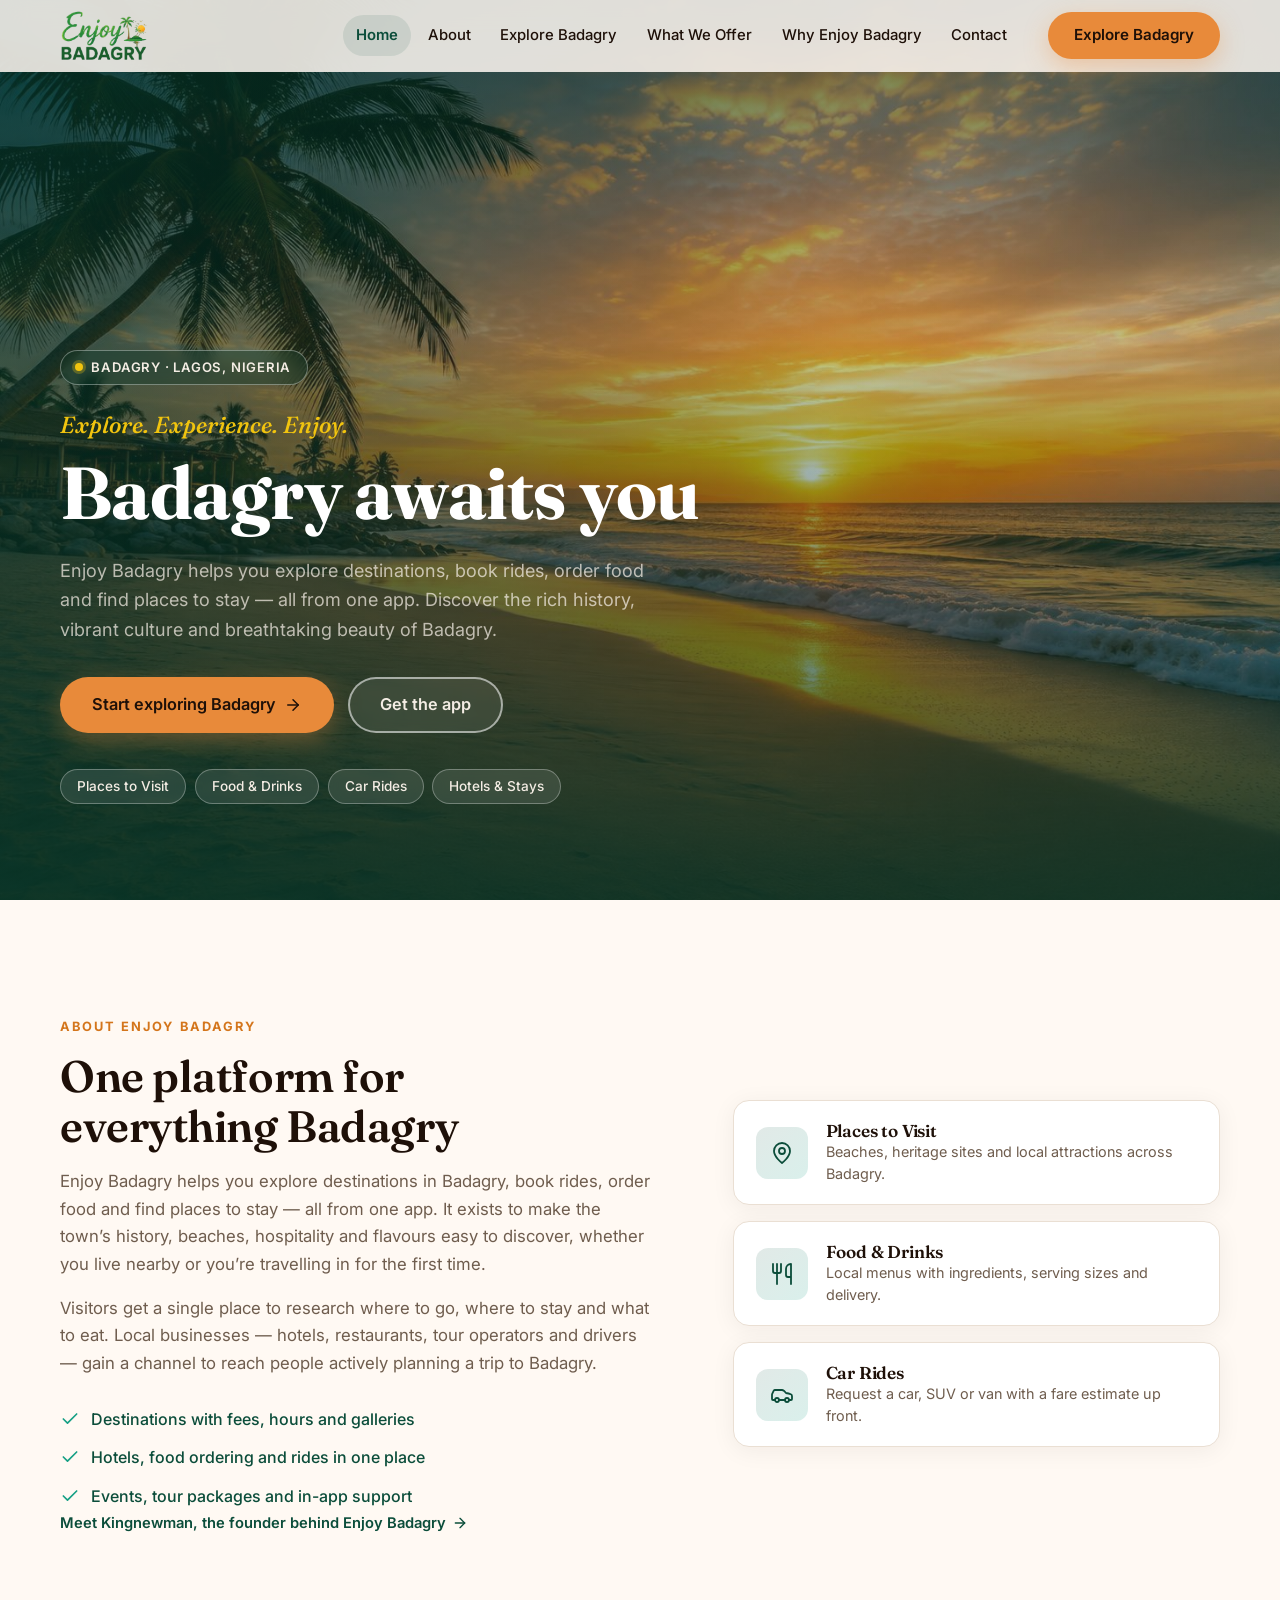
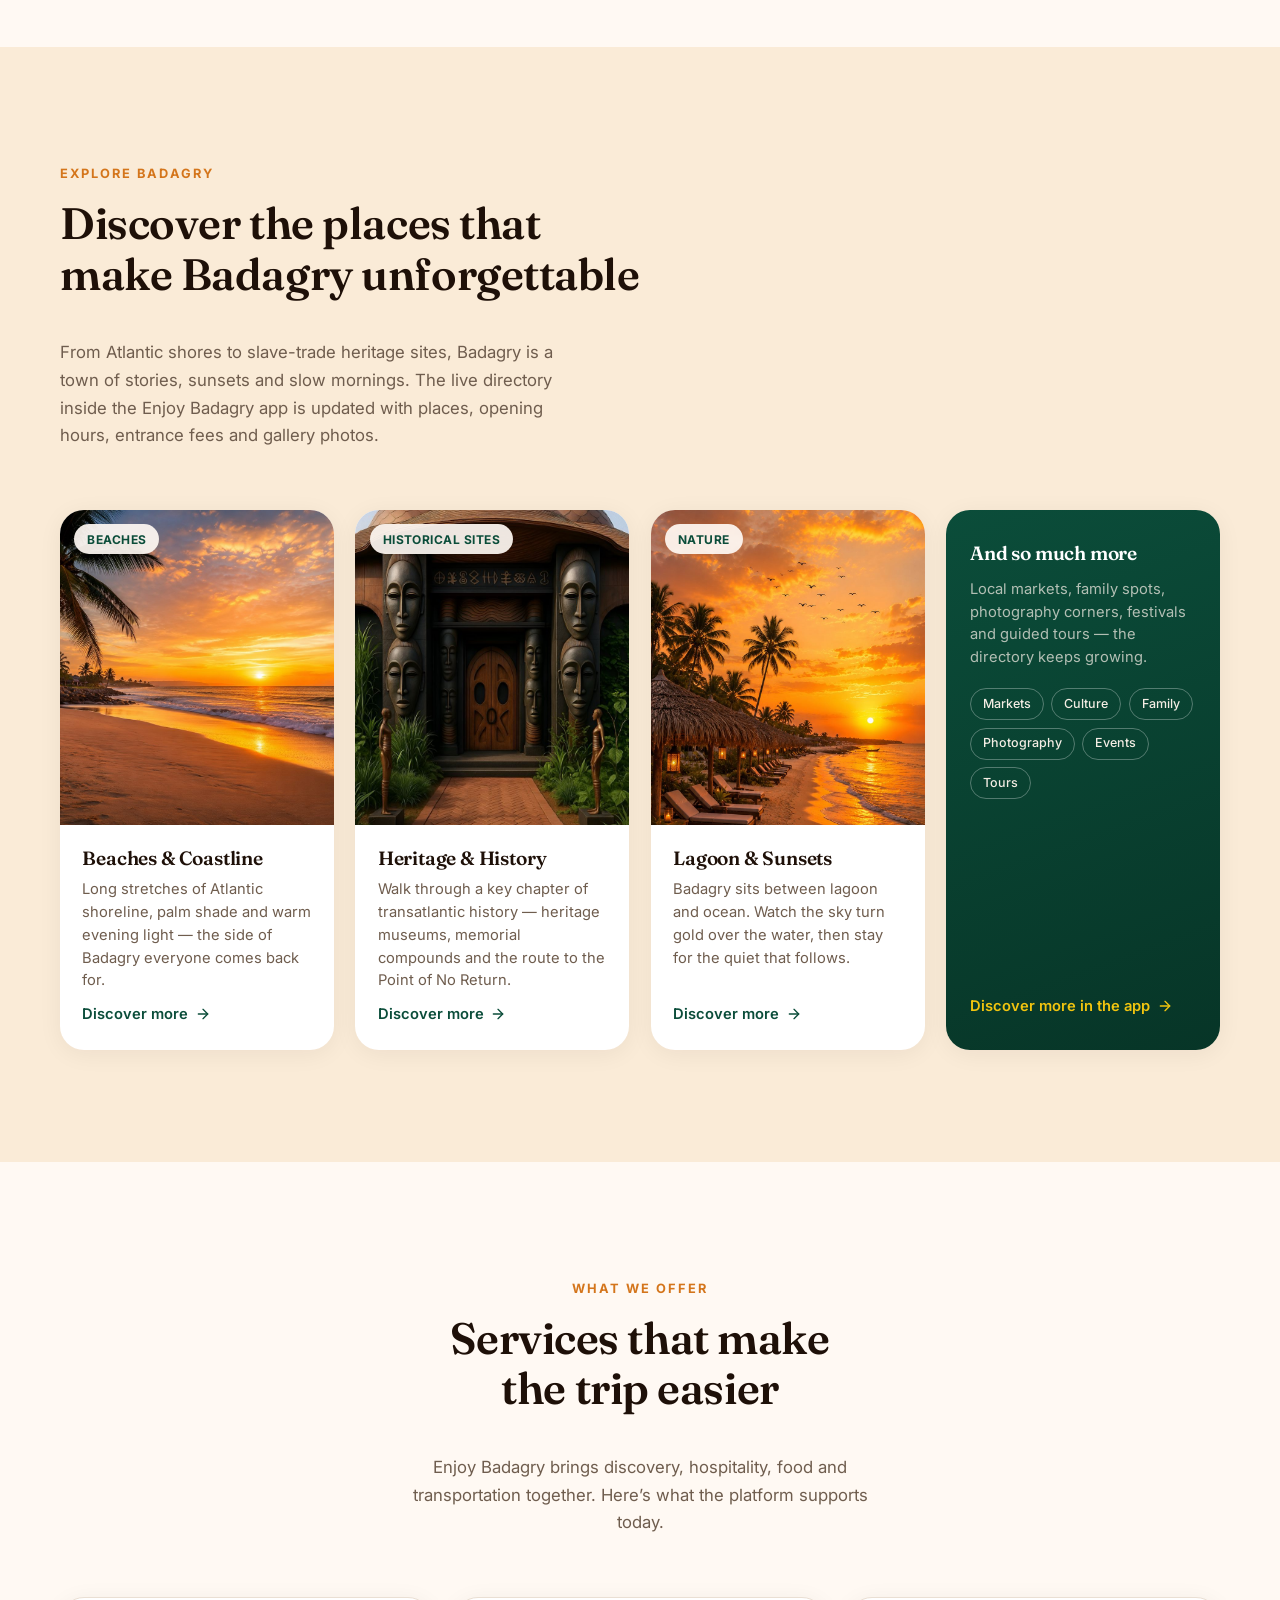
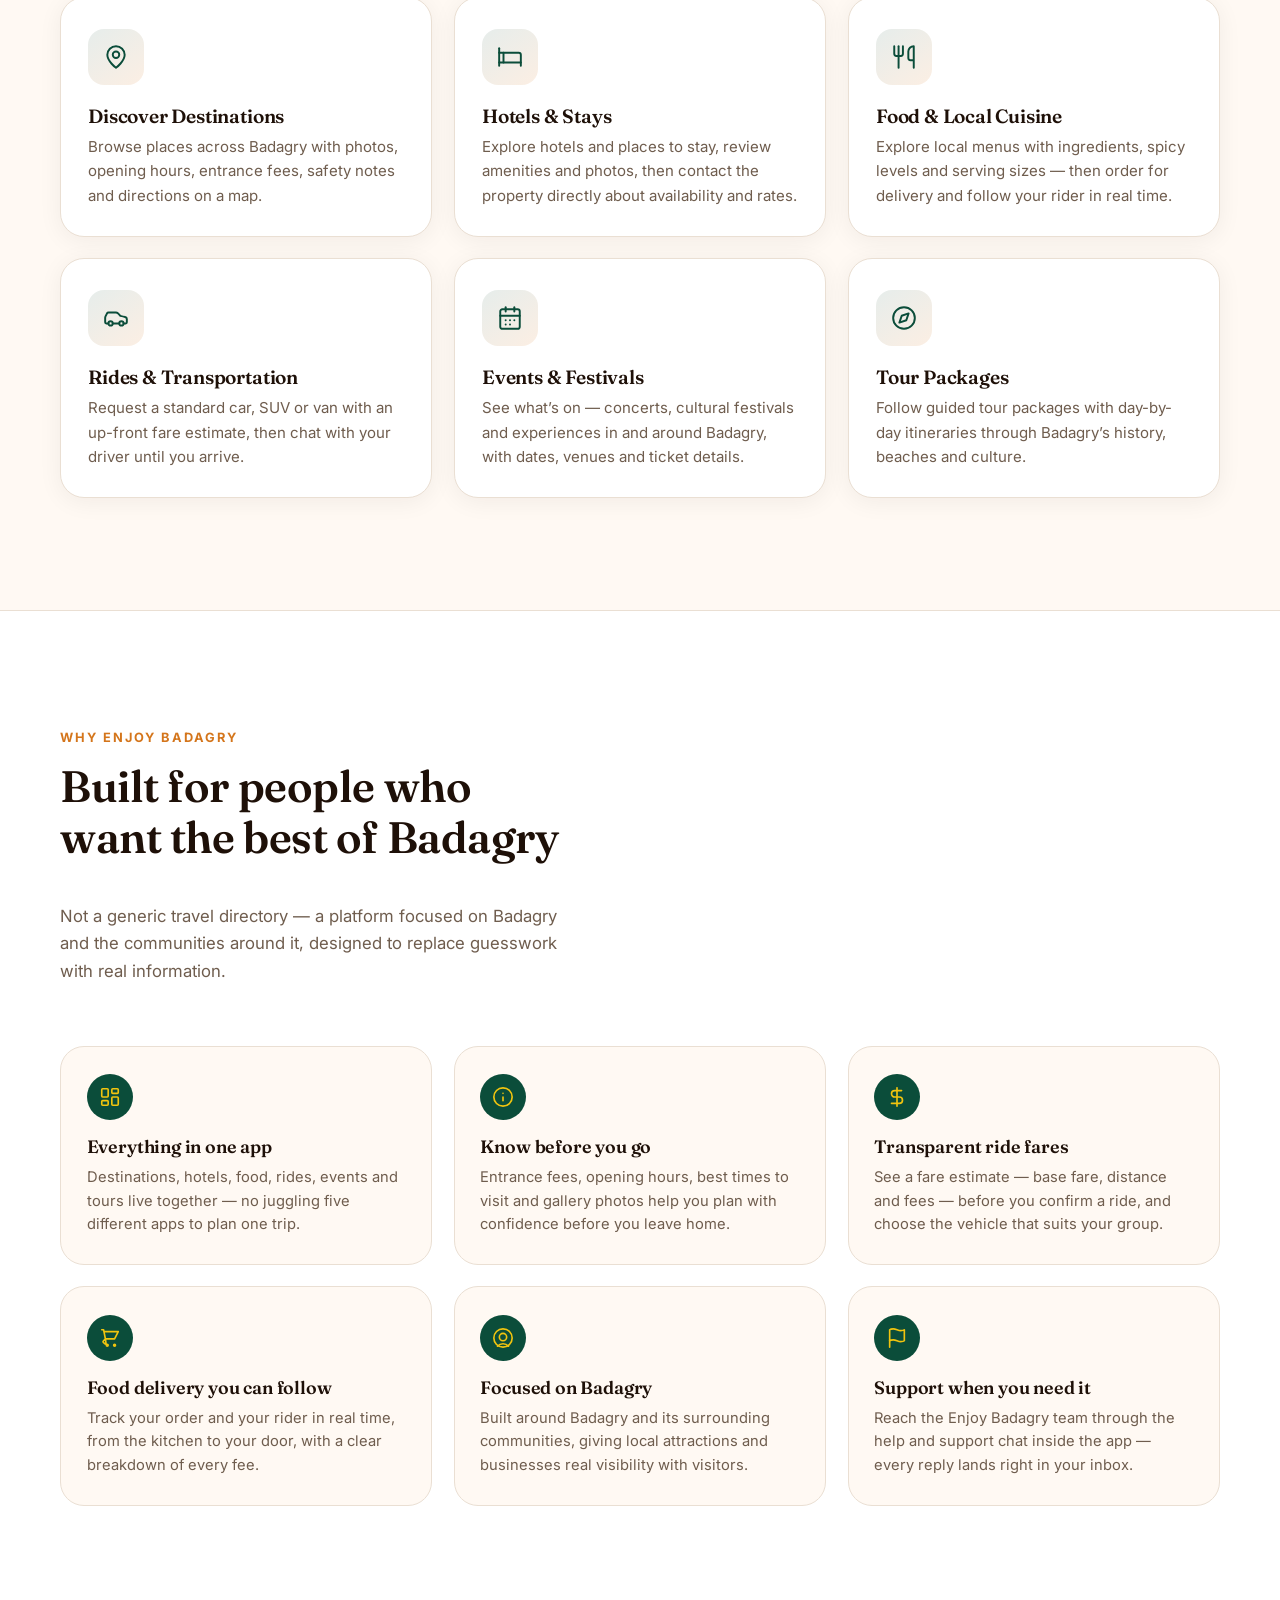
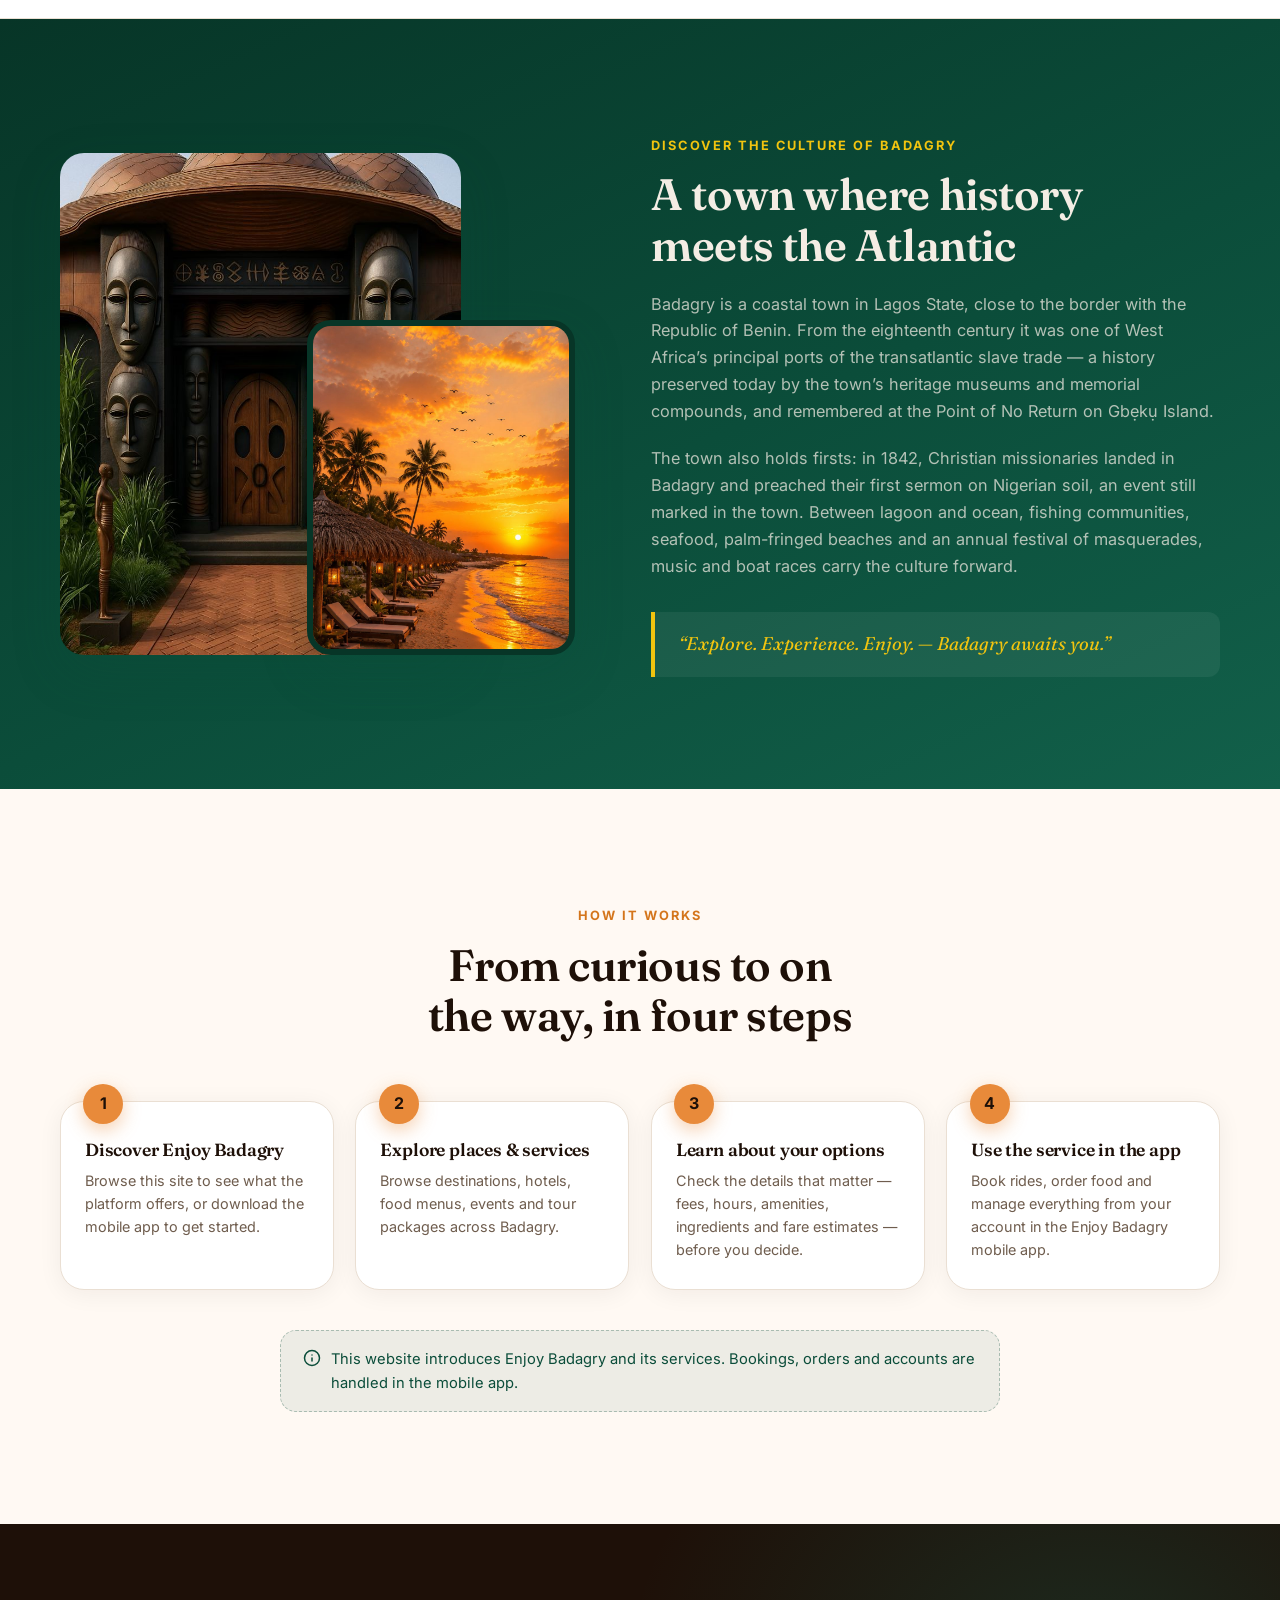
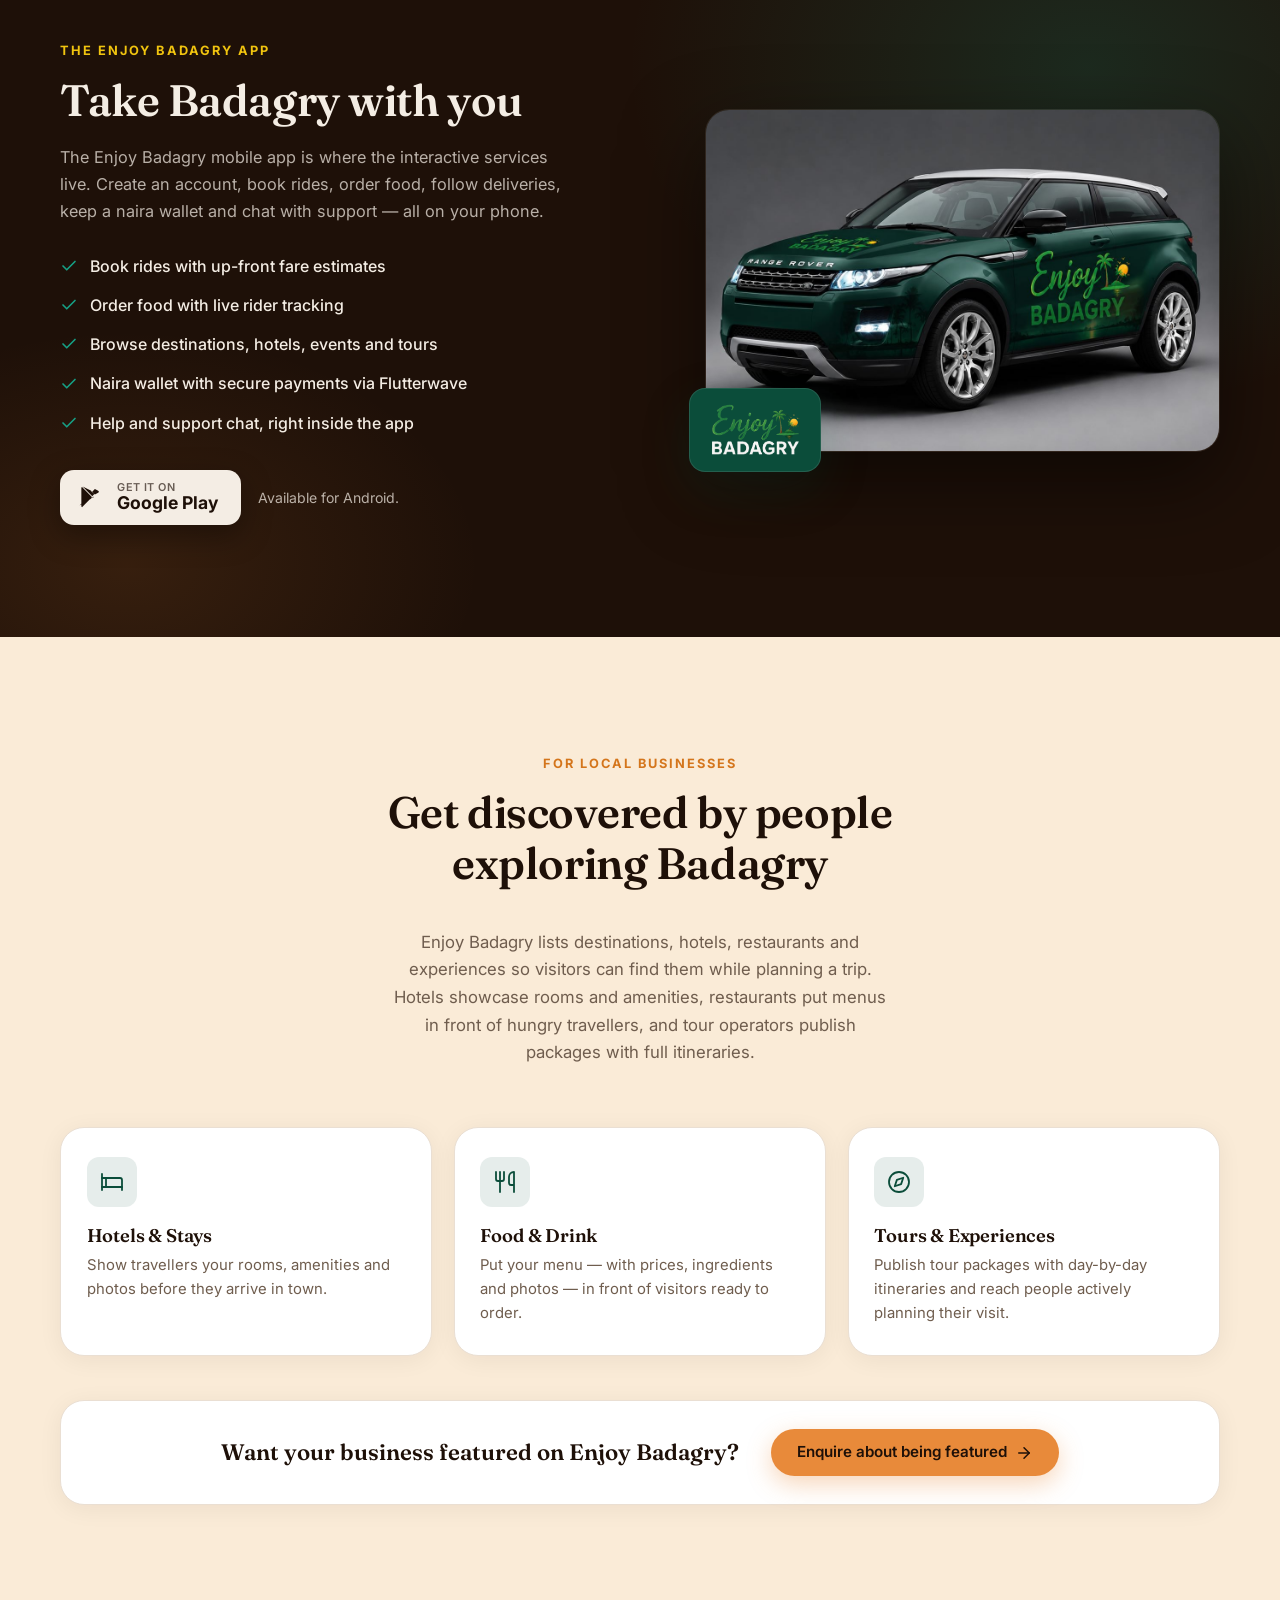
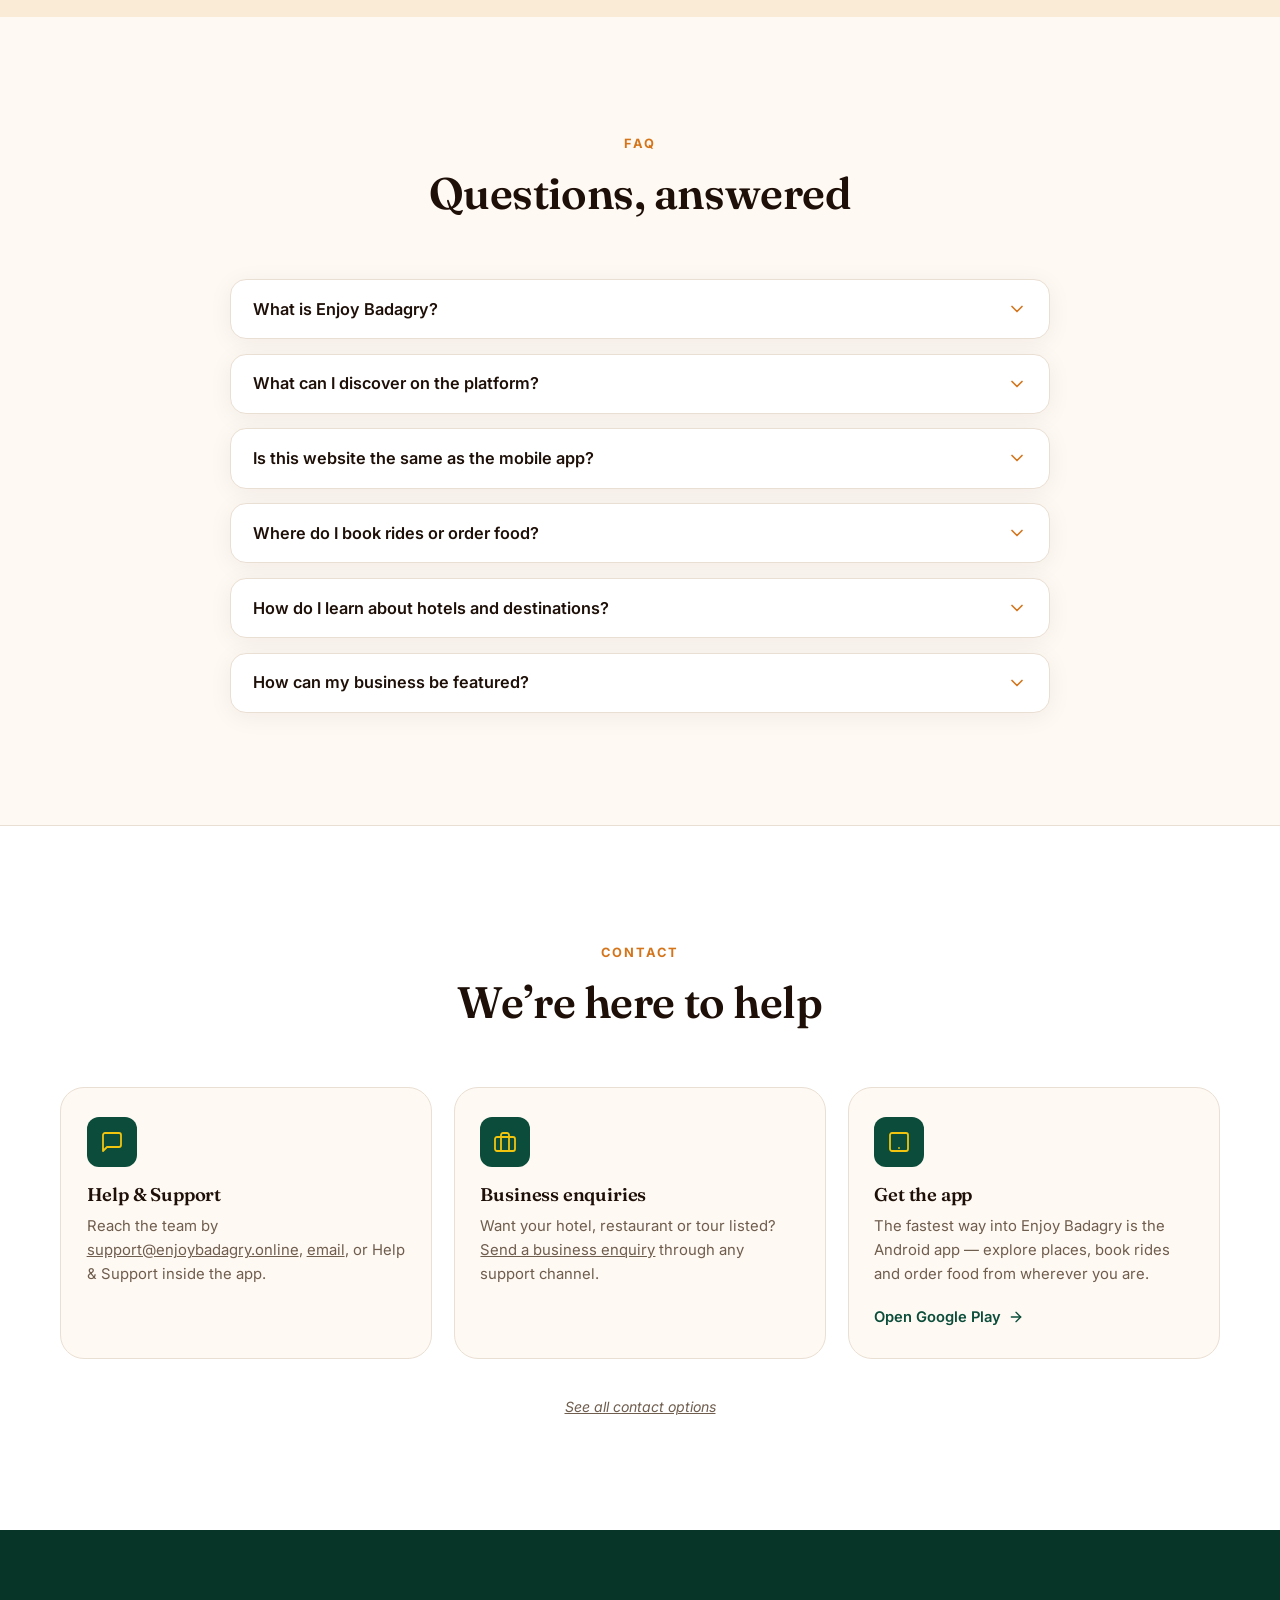
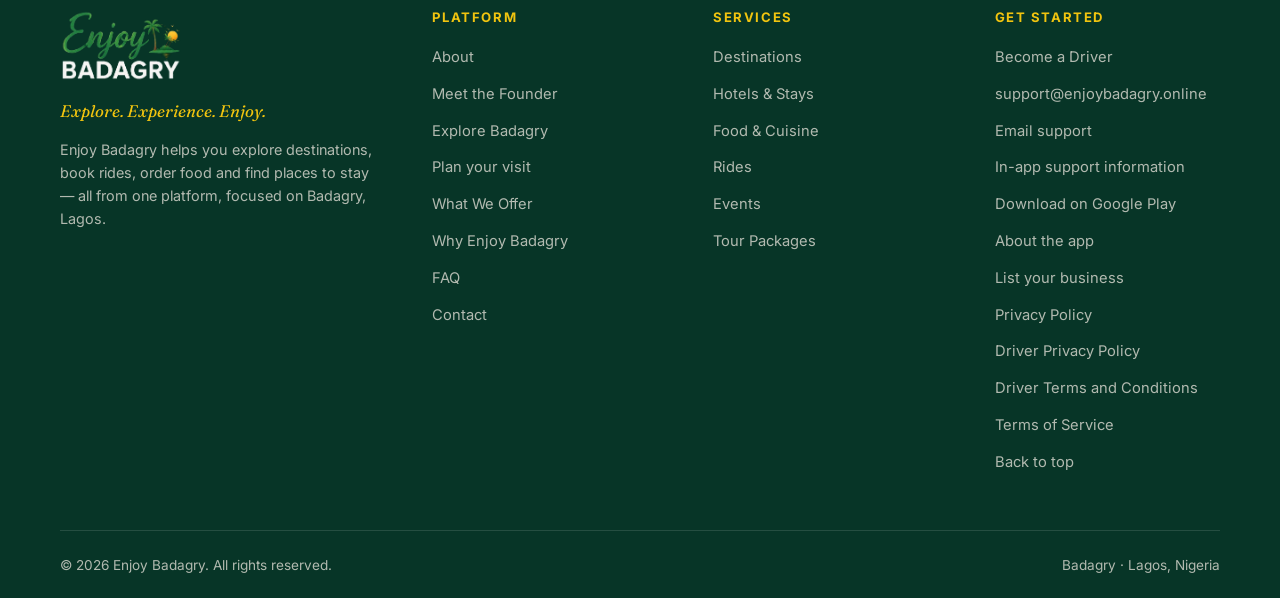
<file: index.html>
<!DOCTYPE html>
<html lang="en">
<head>
  <meta charset="UTF-8" />
  <meta name="viewport" content="width=device-width, initial-scale=1.0" />
  <meta name="theme-color" content="#0B4D3A" />

  <title>Enjoy Badagry | Discover Badagry, Hotels, Food &amp; Experiences</title>
  <meta name="description" content="Enjoy Badagry helps you explore destinations, find hotels, order local food, book rides and discover events and tours in Badagry, Lagos — all from one platform." />
  <meta name="robots" content="index, follow" />
  <link rel="canonical" href="https://enjoybadagry.online/" />

  <meta property="og:type" content="website" />
  <meta property="og:site_name" content="Enjoy Badagry" />
  <meta property="og:title" content="Enjoy Badagry — Explore. Experience. Enjoy." />
  <meta property="og:description" content="Discover the rich history, vibrant culture and breathtaking beauty of Badagry. Destinations, hotels, food, rides, events and tours — one platform." />
  <meta property="og:url" content="https://enjoybadagry.online/" />
  <meta property="og:image" content="https://enjoybadagry.online/images/hero-beach.jpg" />
  <meta property="og:image:alt" content="Badagry coastline under a bright sky" />
  <meta property="og:locale" content="en_NG" />
  <meta name="twitter:card" content="summary_large_image" />
  <meta name="twitter:title" content="Enjoy Badagry — Explore. Experience. Enjoy." />
  <meta name="twitter:description" content="Discover destinations, hotels, food, rides, events and tours in Badagry, Lagos." />
  <meta name="twitter:image" content="https://enjoybadagry.online/images/hero-beach.jpg" />
  <meta name="twitter:image:alt" content="Badagry coastline under a bright sky" />

  <link rel="icon" type="image/png" href="images/favicon.png" />
  <link rel="apple-touch-icon" href="images/favicon.png" />

  <link rel="preconnect" href="https://fonts.googleapis.com" />
  <link rel="preconnect" href="https://fonts.gstatic.com" crossorigin />
  <link
    href="https://fonts.googleapis.com/css2?family=Fraunces:ital,opsz,wght@0,9..144,500;0,9..144,600;0,9..144,700;1,9..144,500;1,9..144,600&family=Inter:wght@400;500;600;700&display=swap"
    rel="stylesheet"
  />

  <link rel="stylesheet" href="css/styles.css" />

  <script type="application/ld+json">
  {
    "@context": "https://schema.org",
    "@graph": [
      {
        "@type": "WebSite",
        "@id": "https://enjoybadagry.online/#website",
        "url": "https://enjoybadagry.online/",
        "name": "Enjoy Badagry",
        "description": "Enjoy Badagry helps you explore destinations, find hotels, order local food, book rides and discover events and tours in Badagry, Lagos — all from one platform.",
        "inLanguage": "en",
        "publisher": {
          "@id": "https://enjoybadagry.online/#organization"
        }
      },
      {
        "@type": "Organization",
        "@id": "https://enjoybadagry.online/#organization",
        "name": "Enjoy Badagry",
        "url": "https://enjoybadagry.online/",
        "logo": {
          "@type": "ImageObject",
          "url": "https://enjoybadagry.online/images/logo-dark.png",
          "width": 273,
          "height": 161
        },
        "description": "Enjoy Badagry helps people explore destinations, enjoy local food and drinks, find places to stay and book car rides in Badagry, Lagos.",
        "email": "support@enjoybadagry.online",
        "contactPoint": {
          "@type": "ContactPoint",
          "contactType": "customer support",
          "email": "support@enjoybadagry.online",
          "availableLanguage": "English"
        },
        "founder": {
          "@id": "https://enjoybadagry.online/about-owner/#kingnewman"
        }
      }
    ]
  }
  </script>
</head>
<body>
  <a class="skip-link" href="#main">Skip to main content</a>

  <!-- ===================== NAVBAR ===================== -->
  <header class="nav" id="nav">
    <div class="container nav__inner">
      <a class="nav__brand" href="#home" aria-label="Enjoy Badagry — home">
        <img src="images/logo-light.png" alt="Enjoy Badagry" width="114" height="67" class="nav__logo" />
      </a>

      <nav class="nav__menu" id="nav-menu" aria-label="Primary">
        <ul class="nav__list" role="list">
          <li><a class="nav__link" href="#home">Home</a></li>
          <li><a class="nav__link" href="#about">About</a></li>
          <li><a class="nav__link" href="explore/">Explore Badagry</a></li>
          <li><a class="nav__link" href="#offer">What We Offer</a></li>
          <li><a class="nav__link" href="#why">Why Enjoy Badagry</a></li>
          <li><a class="nav__link" href="contact/">Contact</a></li>
        </ul>
        <a class="btn btn--primary nav__cta" href="explore/">Explore Badagry</a>
      </nav>

      <button
        class="nav__toggle"
        id="nav-toggle"
        type="button"
        aria-expanded="false"
        aria-controls="nav-menu"
        aria-label="Open menu"
      >
        <span class="nav__toggle-bar" aria-hidden="true"></span>
        <span class="nav__toggle-bar" aria-hidden="true"></span>
        <span class="nav__toggle-bar" aria-hidden="true"></span>
      </button>
    </div>
  </header>

  <main id="main">
    <!-- ===================== HERO ===================== -->
    <section class="hero" id="home" aria-label="Welcome to Enjoy Badagry">
      <div class="hero__media" aria-hidden="true">
        <img
          src="images/hero-beach.jpg"
          alt=""
          class="hero__img"
          fetchpriority="high"
          width="1536"
          height="1024"
        />
        <div class="hero__veil"></div>
      </div>

      <div class="container hero__content">
        <p class="hero__chip reveal">
          <span class="hero__chip-dot" aria-hidden="true"></span>
          Badagry · Lagos, Nigeria
        </p>
        <p class="hero__tagline reveal">Explore. Experience. Enjoy.</p>
        <h1 class="hero__title reveal">Badagry awaits you</h1>
        <p class="hero__lede reveal">
          Enjoy Badagry helps you explore destinations, book rides, order food and find
          places to stay — all from one app. Discover the rich history, vibrant culture
          and breathtaking beauty of Badagry.
        </p>
        <div class="hero__actions reveal">
          <a class="btn btn--primary btn--lg" href="explore/">
            Start exploring Badagry
            <svg class="btn__icon" width="18" height="18" viewBox="0 0 24 24" fill="none" stroke="currentColor" stroke-width="2" stroke-linecap="round" stroke-linejoin="round" aria-hidden="true"><path d="M5 12h14"/><path d="m12 5 7 7-7 7"/></svg>
          </a>
          <a class="btn btn--ghost btn--lg" href="#app">Get the app</a>
        </div>
        <ul class="hero__pills reveal" aria-label="Platform highlights">
          <li>Places to Visit</li>
          <li>Food &amp; Drinks</li>
          <li>Car Rides</li>
          <li>Hotels &amp; Stays</li>
        </ul>
      </div>
    </section>

    <!-- ===================== ABOUT ===================== -->
    <section class="section about" id="about">
      <div class="container">
        <div class="about__grid">
          <div class="about__copy">
            <p class="eyebrow reveal">About Enjoy Badagry</p>
            <h2 class="section__title reveal">One platform for everything Badagry</h2>
            <p class="section__lede reveal">
              Enjoy Badagry helps you explore destinations in Badagry, book rides, order
              food and find places to stay — all from one app. It exists to make the town’s
              history, beaches, hospitality and flavours easy to discover, whether you live
              nearby or you’re travelling in for the first time.
            </p>
            <p class="section__lede reveal">
              Visitors get a single place to research where to go, where to stay and what to
              eat. Local businesses — hotels, restaurants, tour operators and drivers —
              gain a channel to reach people actively planning a trip to Badagry.
            </p>
            <ul class="about__points reveal" role="list">
              <li>
                <svg width="20" height="20" viewBox="0 0 24 24" fill="none" stroke="currentColor" stroke-width="2" stroke-linecap="round" stroke-linejoin="round" aria-hidden="true"><path d="M20 6 9 17l-5-5"/></svg>
                Destinations with fees, hours and galleries
              </li>
              <li>
                <svg width="20" height="20" viewBox="0 0 24 24" fill="none" stroke="currentColor" stroke-width="2" stroke-linecap="round" stroke-linejoin="round" aria-hidden="true"><path d="M20 6 9 17l-5-5"/></svg>
                Hotels, food ordering and rides in one place
              </li>
              <li>
                <svg width="20" height="20" viewBox="0 0 24 24" fill="none" stroke="currentColor" stroke-width="2" stroke-linecap="round" stroke-linejoin="round" aria-hidden="true"><path d="M20 6 9 17l-5-5"/></svg>
                Events, tour packages and in-app support
              </li>
            </ul>
            <a class="link-arrow reveal" href="about-owner/">
              Meet Kingnewman, the founder behind Enjoy Badagry
              <svg width="16" height="16" viewBox="0 0 24 24" fill="none" stroke="currentColor" stroke-width="2" stroke-linecap="round" stroke-linejoin="round" aria-hidden="true"><path d="M5 12h14"/><path d="m12 5 7 7-7 7"/></svg>
            </a>
          </div>

          <div class="about__cards reveal" aria-label="What you can do with Enjoy Badagry">
            <article class="about-card">
              <div class="about-card__icon" aria-hidden="true">
                <svg width="24" height="24" viewBox="0 0 24 24" fill="none" stroke="currentColor" stroke-width="1.8" stroke-linecap="round" stroke-linejoin="round"><path d="M20 10c0 6-8 12-8 12s-8-6-8-12a8 8 0 0 1 16 0Z"/><circle cx="12" cy="10" r="3"/></svg>
              </div>
              <h3 class="about-card__title">Places to Visit</h3>
              <p class="about-card__text">Beaches, heritage sites and local attractions across Badagry.</p>
            </article>
            <article class="about-card">
              <div class="about-card__icon" aria-hidden="true">
                <svg width="24" height="24" viewBox="0 0 24 24" fill="none" stroke="currentColor" stroke-width="1.8" stroke-linecap="round" stroke-linejoin="round"><path d="M3 2v7c0 1.1.9 2 2 2h4a2 2 0 0 0 2-2V2"/><path d="M7 2v20"/><path d="M21 15V2a5 5 0 0 0-5 5v6c0 1.1.9 2 2 2h3Zm0 0v7"/></svg>
              </div>
              <h3 class="about-card__title">Food &amp; Drinks</h3>
              <p class="about-card__text">Local menus with ingredients, serving sizes and delivery.</p>
            </article>
            <article class="about-card">
              <div class="about-card__icon" aria-hidden="true">
                <svg width="24" height="24" viewBox="0 0 24 24" fill="none" stroke="currentColor" stroke-width="1.8" stroke-linecap="round" stroke-linejoin="round"><path d="M19 17h2c.6 0 1-.4 1-1v-3c0-.9-.7-1.7-1.5-1.9C18.7 10.6 16 10 16 10s-1.3-1.4-2.2-2.3c-.5-.4-1.1-.7-1.8-.7H5c-.6 0-1.1.4-1.4.9l-1.4 2.9A3.7 3.7 0 0 0 2 12v4c0 .6.4 1 1 1h2"/><circle cx="7" cy="17" r="2"/><path d="M9 17h6"/><circle cx="17" cy="17" r="2"/></svg>
              </div>
              <h3 class="about-card__title">Car Rides</h3>
              <p class="about-card__text">Request a car, SUV or van with a fare estimate up front.</p>
            </article>
          </div>
        </div>
      </div>
    </section>

    <!-- ===================== EXPLORE ===================== -->
    <section class="section explore" id="explore">
      <div class="container">
        <div class="section__head reveal">
          <div>
            <p class="eyebrow">Explore Badagry</p>
            <h2 class="section__title">Discover the places that make Badagry unforgettable</h2>
          </div>
          <p class="section__lede section__lede--narrow">
            From Atlantic shores to slave-trade heritage sites, Badagry is a town of
            stories, sunsets and slow mornings. The live directory inside the Enjoy Badagry
            app is updated with places, opening hours, entrance fees and gallery photos.
          </p>
        </div>

        <div class="explore__grid">
          <article class="place-card reveal">
            <div class="place-card__media">
              <img
                src="images/hero-beach.jpg"
                alt="Golden sunset over a palm-lined Atlantic beach"
                width="1536"
                height="1024"
                loading="lazy"
              />
              <span class="place-card__tag">Beaches</span>
            </div>
            <div class="place-card__body">
              <h3 class="place-card__title">Beaches &amp; Coastline</h3>
              <p class="place-card__text">
                Long stretches of Atlantic shoreline, palm shade and warm evening light —
                the side of Badagry everyone comes back for.
              </p>
              <a class="link-arrow" href="explore/">
                Discover more
                <svg width="16" height="16" viewBox="0 0 24 24" fill="none" stroke="currentColor" stroke-width="2" stroke-linecap="round" stroke-linejoin="round" aria-hidden="true"><path d="M5 12h14"/><path d="m12 5 7 7-7 7"/></svg>
              </a>
            </div>
          </article>

          <article class="place-card reveal">
            <div class="place-card__media">
              <img
                src="images/museum.jpg"
                alt="Carved African masks framing the entrance of a heritage building"
                width="736"
                height="1104"
                loading="lazy"
              />
              <span class="place-card__tag">Historical Sites</span>
            </div>
            <div class="place-card__body">
              <h3 class="place-card__title">Heritage &amp; History</h3>
              <p class="place-card__text">
                Walk through a key chapter of transatlantic history — heritage museums,
                memorial compounds and the route to the Point of No Return.
              </p>
              <a class="link-arrow" href="explore/">
                Discover more
                <svg width="16" height="16" viewBox="0 0 24 24" fill="none" stroke="currentColor" stroke-width="2" stroke-linecap="round" stroke-linejoin="round" aria-hidden="true"><path d="M5 12h14"/><path d="m12 5 7 7-7 7"/></svg>
              </a>
            </div>
          </article>

          <article class="place-card reveal">
            <div class="place-card__media">
              <img
                src="images/sunset-beach.jpg"
                alt="Orange sunset reflected on a calm lagoon shoreline"
                width="900"
                height="1599"
                loading="lazy"
              />
              <span class="place-card__tag">Nature</span>
            </div>
            <div class="place-card__body">
              <h3 class="place-card__title">Lagoon &amp; Sunsets</h3>
              <p class="place-card__text">
                Badagry sits between lagoon and ocean. Watch the sky turn gold over the
                water, then stay for the quiet that follows.
              </p>
              <a class="link-arrow" href="explore/">
                Discover more
                <svg width="16" height="16" viewBox="0 0 24 24" fill="none" stroke="currentColor" stroke-width="2" stroke-linecap="round" stroke-linejoin="round" aria-hidden="true"><path d="M5 12h14"/><path d="m12 5 7 7-7 7"/></svg>
              </a>
            </div>
          </article>

          <article class="place-card place-card--more reveal">
            <div class="place-card__body">
              <h3 class="place-card__title">And so much more</h3>
              <p class="place-card__text">
                Local markets, family spots, photography corners, festivals and guided
                tours — the directory keeps growing.
              </p>
              <ul class="place-card__chips" role="list">
                <li>Markets</li>
                <li>Culture</li>
                <li>Family</li>
                <li>Photography</li>
                <li>Events</li>
                <li>Tours</li>
              </ul>
              <a class="link-arrow link-arrow--light" href="explore/">
                Discover more in the app
                <svg width="16" height="16" viewBox="0 0 24 24" fill="none" stroke="currentColor" stroke-width="2" stroke-linecap="round" stroke-linejoin="round" aria-hidden="true"><path d="M5 12h14"/><path d="m12 5 7 7-7 7"/></svg>
              </a>
            </div>
          </article>
        </div>
      </div>
    </section>

    <!-- ===================== SERVICES ===================== -->
    <section class="section services" id="offer">
      <div class="container">
        <div class="section__head section__head--center reveal">
          <div>
            <p class="eyebrow">What we offer</p>
            <h2 class="section__title">Services that make the trip easier</h2>
          </div>
          <p class="section__lede section__lede--narrow">
            Enjoy Badagry brings discovery, hospitality, food and transportation together.
            Here’s what the platform supports today.
          </p>
        </div>

        <div class="services__grid">
          <article class="service-card reveal">
            <div class="service-card__icon" aria-hidden="true">
              <svg width="26" height="26" viewBox="0 0 24 24" fill="none" stroke="currentColor" stroke-width="1.8" stroke-linecap="round" stroke-linejoin="round"><path d="M20 10c0 6-8 12-8 12s-8-6-8-12a8 8 0 0 1 16 0Z"/><circle cx="12" cy="10" r="3"/></svg>
            </div>
            <h3 class="service-card__title">Discover Destinations</h3>
            <p class="service-card__text">
              Browse places across Badagry with photos, opening hours, entrance fees,
              safety notes and directions on a map.
            </p>
          </article>

          <article class="service-card reveal">
            <div class="service-card__icon" aria-hidden="true">
              <svg width="26" height="26" viewBox="0 0 24 24" fill="none" stroke="currentColor" stroke-width="1.8" stroke-linecap="round" stroke-linejoin="round"><path d="M2 4v16"/><path d="M2 8h18a2 2 0 0 1 2 2v10"/><path d="M2 17h20"/><path d="M6 8v9"/></svg>
            </div>
            <h3 class="service-card__title">Hotels &amp; Stays</h3>
            <p class="service-card__text">
              Explore hotels and places to stay, review amenities and photos, then contact
              the property directly about availability and rates.
            </p>
          </article>

          <article class="service-card reveal">
            <div class="service-card__icon" aria-hidden="true">
              <svg width="26" height="26" viewBox="0 0 24 24" fill="none" stroke="currentColor" stroke-width="1.8" stroke-linecap="round" stroke-linejoin="round"><path d="M3 2v7c0 1.1.9 2 2 2h4a2 2 0 0 0 2-2V2"/><path d="M7 2v20"/><path d="M21 15V2a5 5 0 0 0-5 5v6c0 1.1.9 2 2 2h3Zm0 0v7"/></svg>
            </div>
            <h3 class="service-card__title">Food &amp; Local Cuisine</h3>
            <p class="service-card__text">
              Explore local menus with ingredients, spicy levels and serving sizes — then
              order for delivery and follow your rider in real time.
            </p>
          </article>

          <article class="service-card reveal">
            <div class="service-card__icon" aria-hidden="true">
              <svg width="26" height="26" viewBox="0 0 24 24" fill="none" stroke="currentColor" stroke-width="1.8" stroke-linecap="round" stroke-linejoin="round"><path d="M19 17h2c.6 0 1-.4 1-1v-3c0-.9-.7-1.7-1.5-1.9C18.7 10.6 16 10 16 10s-1.3-1.4-2.2-2.3c-.5-.4-1.1-.7-1.8-.7H5c-.6 0-1.1.4-1.4.9l-1.4 2.9A3.7 3.7 0 0 0 2 12v4c0 .6.4 1 1 1h2"/><circle cx="7" cy="17" r="2"/><path d="M9 17h6"/><circle cx="17" cy="17" r="2"/></svg>
            </div>
            <h3 class="service-card__title">Rides &amp; Transportation</h3>
            <p class="service-card__text">
              Request a standard car, SUV or van with an up-front fare estimate, then chat
              with your driver until you arrive.
            </p>
          </article>

          <article class="service-card reveal">
            <div class="service-card__icon" aria-hidden="true">
              <svg width="26" height="26" viewBox="0 0 24 24" fill="none" stroke="currentColor" stroke-width="1.8" stroke-linecap="round" stroke-linejoin="round"><rect width="18" height="18" x="3" y="4" rx="2"/><path d="M16 2v4"/><path d="M8 2v4"/><path d="M3 10h18"/><path d="M8 14h.01"/><path d="M12 14h.01"/><path d="M16 14h.01"/><path d="M8 18h.01"/><path d="M12 18h.01"/></svg>
            </div>
            <h3 class="service-card__title">Events &amp; Festivals</h3>
            <p class="service-card__text">
              See what’s on — concerts, cultural festivals and experiences in and around
              Badagry, with dates, venues and ticket details.
            </p>
          </article>

          <article class="service-card reveal">
            <div class="service-card__icon" aria-hidden="true">
              <svg width="26" height="26" viewBox="0 0 24 24" fill="none" stroke="currentColor" stroke-width="1.8" stroke-linecap="round" stroke-linejoin="round"><circle cx="12" cy="12" r="10"/><polygon points="16.24 7.76 14.12 14.12 7.76 16.24 9.88 9.88 16.24 7.76"/></svg>
            </div>
            <h3 class="service-card__title">Tour Packages</h3>
            <p class="service-card__text">
              Follow guided tour packages with day-by-day itineraries through Badagry’s
              history, beaches and culture.
            </p>
          </article>
        </div>
      </div>
    </section>

    <!-- ===================== BENEFITS ===================== -->
    <section class="section benefits" id="why">
      <div class="container">
        <div class="section__head reveal">
          <div>
            <p class="eyebrow">Why Enjoy Badagry</p>
            <h2 class="section__title">Built for people who want the best of Badagry</h2>
          </div>
          <p class="section__lede section__lede--narrow">
            Not a generic travel directory — a platform focused on Badagry and the
            communities around it, designed to replace guesswork with real information.
          </p>
        </div>

        <div class="benefits__grid">
          <article class="benefit reveal">
            <div class="benefit__icon" aria-hidden="true">
              <svg width="22" height="22" viewBox="0 0 24 24" fill="none" stroke="currentColor" stroke-width="1.8" stroke-linecap="round" stroke-linejoin="round"><rect width="7" height="9" x="3" y="3" rx="1"/><rect width="7" height="5" x="14" y="3" rx="1"/><rect width="7" height="9" x="14" y="12" rx="1"/><rect width="7" height="5" x="3" y="16" rx="1"/></svg>
            </div>
            <h3 class="benefit__title">Everything in one app</h3>
            <p class="benefit__text">
              Destinations, hotels, food, rides, events and tours live together — no
              juggling five different apps to plan one trip.
            </p>
          </article>

          <article class="benefit reveal">
            <div class="benefit__icon" aria-hidden="true">
              <svg width="22" height="22" viewBox="0 0 24 24" fill="none" stroke="currentColor" stroke-width="1.8" stroke-linecap="round" stroke-linejoin="round"><circle cx="12" cy="12" r="10"/><path d="M12 16v-4"/><path d="M12 8h.01"/></svg>
            </div>
            <h3 class="benefit__title">Know before you go</h3>
            <p class="benefit__text">
              Entrance fees, opening hours, best times to visit and gallery photos help you
              plan with confidence before you leave home.
            </p>
          </article>

          <article class="benefit reveal">
            <div class="benefit__icon" aria-hidden="true">
              <svg width="22" height="22" viewBox="0 0 24 24" fill="none" stroke="currentColor" stroke-width="1.8" stroke-linecap="round" stroke-linejoin="round"><path d="M12 2v20"/><path d="M17 5H9.5a3.5 3.5 0 0 0 0 7h5a3.5 3.5 0 0 1 0 7H6"/></svg>
            </div>
            <h3 class="benefit__title">Transparent ride fares</h3>
            <p class="benefit__text">
              See a fare estimate — base fare, distance and fees — before you confirm a
              ride, and choose the vehicle that suits your group.
            </p>
          </article>

          <article class="benefit reveal">
            <div class="benefit__icon" aria-hidden="true">
              <svg width="22" height="22" viewBox="0 0 24 24" fill="none" stroke="currentColor" stroke-width="1.8" stroke-linecap="round" stroke-linejoin="round"><path d="M3 3h2l.4 2M7 13h10l4-8H5.4M7 13 5.4 5M7 13l-2.3 2.3a1 1 0 0 0 0 1.4l1.6 1.6a1 1 0 0 0 1.4 0L7 13z"/><circle cx="9" cy="20" r="1"/><circle cx="17" cy="20" r="1"/></svg>
            </div>
            <h3 class="benefit__title">Food delivery you can follow</h3>
            <p class="benefit__text">
              Track your order and your rider in real time, from the kitchen to your door,
              with a clear breakdown of every fee.
            </p>
          </article>

          <article class="benefit reveal">
            <div class="benefit__icon" aria-hidden="true">
              <svg width="22" height="22" viewBox="0 0 24 24" fill="none" stroke="currentColor" stroke-width="1.8" stroke-linecap="round" stroke-linejoin="round"><path d="M18 21a8 8 0 0 0-12 0"/><circle cx="12" cy="11" r="4"/><circle cx="12" cy="12" r="10"/></svg>
            </div>
            <h3 class="benefit__title">Focused on Badagry</h3>
            <p class="benefit__text">
              Built around Badagry and its surrounding communities, giving local
              attractions and businesses real visibility with visitors.
            </p>
          </article>

          <article class="benefit reveal">
            <div class="benefit__icon" aria-hidden="true">
              <svg width="22" height="22" viewBox="0 0 24 24" fill="none" stroke="currentColor" stroke-width="1.8" stroke-linecap="round" stroke-linejoin="round"><path d="M4 15s1-1 4-1 5 2 8 2 4-1 4-1V3s-1 1-4 1-5-2-8-2-4 1-4 1z"/><path d="M4 22v-7"/></svg>
            </div>
            <h3 class="benefit__title">Support when you need it</h3>
            <p class="benefit__text">
              Reach the Enjoy Badagry team through the help and support chat inside the
              app — every reply lands right in your inbox.
            </p>
          </article>
        </div>
      </div>
    </section>

    <!-- ===================== CULTURE ===================== -->
    <section class="section culture" id="culture">
      <div class="container culture__grid">
        <div class="culture__media reveal">
          <figure class="culture__figure culture__figure--main">
            <img
              src="images/museum.jpg"
              alt="Ornate carved faces surrounding the doorway of a Badagry heritage building"
              width="736"
              height="1104"
              loading="lazy"
            />
          </figure>
          <figure class="culture__figure culture__figure--accent">
            <img
              src="images/sunset-beach.jpg"
              alt="Warm sunset colours over the Badagry shoreline"
              width="900"
              height="1599"
              loading="lazy"
            />
          </figure>
        </div>

        <div class="culture__copy">
          <p class="eyebrow eyebrow--on-dark reveal">Discover the culture of Badagry</p>
          <h2 class="section__title section__title--on-dark reveal">
            A town where history meets the Atlantic
          </h2>
          <p class="culture__text reveal">
            Badagry is a coastal town in Lagos State, close to the border with the Republic
            of Benin. From the eighteenth century it was one of West Africa’s principal
            ports of the transatlantic slave trade — a history preserved today by the
            town’s heritage museums and memorial compounds, and remembered at the Point of
            No Return on Gbẹkụ Island.
          </p>
          <p class="culture__text reveal">
            The town also holds firsts: in 1842, Christian missionaries landed in Badagry
            and preached their first sermon on Nigerian soil, an event still marked in the
            town. Between lagoon and ocean, fishing communities, seafood, palm-fringed
            beaches and an annual festival of masquerades, music and boat races carry the
            culture forward.
          </p>
          <blockquote class="culture__quote reveal">
            “Explore. Experience. Enjoy. — Badagry awaits you.”
          </blockquote>
        </div>
      </div>
    </section>

    <!-- ===================== HOW IT WORKS ===================== -->
    <section class="section how" id="how">
      <div class="container">
        <div class="section__head section__head--center reveal">
          <div>
            <p class="eyebrow">How it works</p>
            <h2 class="section__title">From curious to on the way, in four steps</h2>
          </div>
        </div>

        <ol class="how__steps">
          <li class="how-step reveal">
            <span class="how-step__num" aria-hidden="true">1</span>
            <h3 class="how-step__title">Discover Enjoy Badagry</h3>
            <p class="how-step__text">
              Browse this site to see what the platform offers, or download the mobile app
              to get started.
            </p>
          </li>
          <li class="how-step reveal">
            <span class="how-step__num" aria-hidden="true">2</span>
            <h3 class="how-step__title">Explore places &amp; services</h3>
            <p class="how-step__text">
              Browse destinations, hotels, food menus, events and tour packages across
              Badagry.
            </p>
          </li>
          <li class="how-step reveal">
            <span class="how-step__num" aria-hidden="true">3</span>
            <h3 class="how-step__title">Learn about your options</h3>
            <p class="how-step__text">
              Check the details that matter — fees, hours, amenities, ingredients and fare
              estimates — before you decide.
            </p>
          </li>
          <li class="how-step reveal">
            <span class="how-step__num" aria-hidden="true">4</span>
            <h3 class="how-step__title">Use the service in the app</h3>
            <p class="how-step__text">
              Book rides, order food and manage everything from your account in the
              Enjoy Badagry mobile app.
            </p>
          </li>
        </ol>

        <p class="how__note reveal">
          <svg width="18" height="18" viewBox="0 0 24 24" fill="none" stroke="currentColor" stroke-width="2" stroke-linecap="round" stroke-linejoin="round" aria-hidden="true"><circle cx="12" cy="12" r="10"/><path d="M12 16v-4"/><path d="M12 8h.01"/></svg>
          This website introduces Enjoy Badagry and its services. Bookings, orders and
          accounts are handled in the mobile app.
        </p>
      </div>
    </section>

    <!-- ===================== APP PROMO ===================== -->
    <section class="section app" id="app">
      <div class="container app__grid">
        <div class="app__copy">
          <p class="eyebrow eyebrow--on-dark reveal">The Enjoy Badagry app</p>
          <h2 class="section__title section__title--on-dark reveal">Take Badagry with you</h2>
          <p class="app__text reveal">
            The Enjoy Badagry mobile app is where the interactive services live. Create an
            account, book rides, order food, follow deliveries, keep a naira wallet and
            chat with support — all on your phone.
          </p>
          <ul class="app__features reveal" role="list">
            <li>
              <svg width="18" height="18" viewBox="0 0 24 24" fill="none" stroke="currentColor" stroke-width="2.2" stroke-linecap="round" stroke-linejoin="round" aria-hidden="true"><path d="M20 6 9 17l-5-5"/></svg>
              Book rides with up-front fare estimates
            </li>
            <li>
              <svg width="18" height="18" viewBox="0 0 24 24" fill="none" stroke="currentColor" stroke-width="2.2" stroke-linecap="round" stroke-linejoin="round" aria-hidden="true"><path d="M20 6 9 17l-5-5"/></svg>
              Order food with live rider tracking
            </li>
            <li>
              <svg width="18" height="18" viewBox="0 0 24 24" fill="none" stroke="currentColor" stroke-width="2.2" stroke-linecap="round" stroke-linejoin="round" aria-hidden="true"><path d="M20 6 9 17l-5-5"/></svg>
              Browse destinations, hotels, events and tours
            </li>
            <li>
              <svg width="18" height="18" viewBox="0 0 24 24" fill="none" stroke="currentColor" stroke-width="2.2" stroke-linecap="round" stroke-linejoin="round" aria-hidden="true"><path d="M20 6 9 17l-5-5"/></svg>
              Naira wallet with secure payments via Flutterwave
            </li>
            <li>
              <svg width="18" height="18" viewBox="0 0 24 24" fill="none" stroke="currentColor" stroke-width="2.2" stroke-linecap="round" stroke-linejoin="round" aria-hidden="true"><path d="M20 6 9 17l-5-5"/></svg>
              Help and support chat, right inside the app
            </li>
          </ul>
          <div class="app__actions reveal">
            <a
              class="store-btn"
              href="https://play.google.com/store/apps/details?id=com.kingnewman.enjoybadagry"
              target="_blank"
              rel="noopener noreferrer"
            >
              <svg class="store-btn__icon" width="26" height="26" viewBox="0 0 24 24" fill="currentColor" aria-hidden="true"><path d="M3.6 2.7c-.3.2-.5.6-.5 1.1v16.4c0 .5.2.9.5 1.1l.1.1 9.1-9.1v-.2L3.7 2.7h-.1Zm12 6.9-2.5-2.5 2.5-2.5 3 1.7c.9.5.9 1.3 0 1.8l-3 1.5Zm-3.4-3.4L4.3 2.3l8.9 8.9 1.9-1.9-2.9-2.6Zm0 6.6-1.9-1.9-8.9 8.9 10.2-5.9 2.9-2.6-.3.1.0 1.4Z"/></svg>
              <span class="store-btn__text">
                <small>Get it on</small>
                Google Play
              </span>
            </a>
            <p class="app__note">Available for Android.</p>
          </div>
        </div>

        <div class="app__media reveal">
          <div class="app__frame">
            <img
              src="images/rides.jpg"
              alt="An Enjoy Badagry branded vehicle in deep green with the palm-island logo"
              width="1200"
              height="816"
              loading="lazy"
            />
          </div>
          <div class="app__badge reveal" aria-hidden="true">
            <img src="images/logo-dark.png" alt="" width="91" height="54" />
          </div>
        </div>
      </div>
    </section>

    <!-- ===================== LOCAL BUSINESSES ===================== -->
    <section class="section business" id="business">
      <div class="container">
        <div class="section__head section__head--center reveal">
          <div>
            <p class="eyebrow">For local businesses</p>
            <h2 class="section__title">Get discovered by people exploring Badagry</h2>
          </div>
          <p class="section__lede section__lede--narrow">
            Enjoy Badagry lists destinations, hotels, restaurants and experiences so
            visitors can find them while planning a trip. Hotels showcase rooms and
            amenities, restaurants put menus in front of hungry travellers, and tour
            operators publish packages with full itineraries.
          </p>
        </div>

        <div class="business__grid">
          <article class="business-card reveal">
            <div class="business-card__icon" aria-hidden="true">
              <svg width="24" height="24" viewBox="0 0 24 24" fill="none" stroke="currentColor" stroke-width="1.8" stroke-linecap="round" stroke-linejoin="round"><path d="M2 4v16"/><path d="M2 8h18a2 2 0 0 1 2 2v10"/><path d="M2 17h20"/><path d="M6 8v9"/></svg>
            </div>
            <h3 class="business-card__title">Hotels &amp; Stays</h3>
            <p class="business-card__text">
              Show travellers your rooms, amenities and photos before they arrive in town.
            </p>
          </article>

          <article class="business-card reveal">
            <div class="business-card__icon" aria-hidden="true">
              <svg width="24" height="24" viewBox="0 0 24 24" fill="none" stroke="currentColor" stroke-width="1.8" stroke-linecap="round" stroke-linejoin="round"><path d="M3 2v7c0 1.1.9 2 2 2h4a2 2 0 0 0 2-2V2"/><path d="M7 2v20"/><path d="M21 15V2a5 5 0 0 0-5 5v6c0 1.1.9 2 2 2h3Zm0 0v7"/></svg>
            </div>
            <h3 class="business-card__title">Food &amp; Drink</h3>
            <p class="business-card__text">
              Put your menu — with prices, ingredients and photos — in front of visitors
              ready to order.
            </p>
          </article>

          <article class="business-card reveal">
            <div class="business-card__icon" aria-hidden="true">
              <svg width="24" height="24" viewBox="0 0 24 24" fill="none" stroke="currentColor" stroke-width="1.8" stroke-linecap="round" stroke-linejoin="round"><circle cx="12" cy="12" r="10"/><polygon points="16.24 7.76 14.12 14.12 7.76 16.24 9.88 9.88 16.24 7.76"/></svg>
            </div>
            <h3 class="business-card__title">Tours &amp; Experiences</h3>
            <p class="business-card__text">
              Publish tour packages with day-by-day itineraries and reach people actively
              planning their visit.
            </p>
          </article>
        </div>

        <div class="business__cta reveal">
          <p>Want your business featured on Enjoy Badagry?</p>
          <a class="btn btn--primary" href="contact/">
            Enquire about being featured
            <svg class="btn__icon" width="18" height="18" viewBox="0 0 24 24" fill="none" stroke="currentColor" stroke-width="2" stroke-linecap="round" stroke-linejoin="round" aria-hidden="true"><path d="M5 12h14"/><path d="m12 5 7 7-7 7"/></svg>
          </a>
        </div>
      </div>
    </section>

    <!-- ===================== FAQ ===================== -->
    <section class="section faq" id="faq">
      <div class="container faq__container">
        <div class="section__head section__head--center reveal">
          <div>
            <p class="eyebrow">FAQ</p>
            <h2 class="section__title">Questions, answered</h2>
          </div>
        </div>

        <div class="faq__list reveal">
          <div class="faq-item">
            <h3 class="faq-item__heading">
              <button class="faq-item__btn" type="button" aria-expanded="false" aria-controls="faq-panel-1" id="faq-btn-1">
                <span>What is Enjoy Badagry?</span>
                <svg class="faq-item__chevron" width="20" height="20" viewBox="0 0 24 24" fill="none" stroke="currentColor" stroke-width="2" stroke-linecap="round" stroke-linejoin="round" aria-hidden="true"><path d="m6 9 6 6 6-6"/></svg>
              </button>
            </h3>
            <div class="faq-item__panel" id="faq-panel-1" role="region" aria-labelledby="faq-btn-1" hidden>
              <div class="faq-item__answer">
                <p>
                  Enjoy Badagry is a platform for exploring Badagry, Lagos. It helps you
                  discover destinations, find hotels, order local food, book rides and see
                  events and tour packages — all connected in one experience.
                </p>
              </div>
            </div>
          </div>

          <div class="faq-item">
            <h3 class="faq-item__heading">
              <button class="faq-item__btn" type="button" aria-expanded="false" aria-controls="faq-panel-2" id="faq-btn-2">
                <span>What can I discover on the platform?</span>
                <svg class="faq-item__chevron" width="20" height="20" viewBox="0 0 24 24" fill="none" stroke="currentColor" stroke-width="2" stroke-linecap="round" stroke-linejoin="round" aria-hidden="true"><path d="m6 9 6 6 6-6"/></svg>
              </button>
            </h3>
            <div class="faq-item__panel" id="faq-panel-2" role="region" aria-labelledby="faq-btn-2" hidden>
              <div class="faq-item__answer">
                <p>
                  You can explore destinations with photos, fees and opening hours; hotels
                  and places to stay; local food menus; rides across town; events and
                  festivals; and guided tour packages with full itineraries.
                </p>
              </div>
            </div>
          </div>

          <div class="faq-item">
            <h3 class="faq-item__heading">
              <button class="faq-item__btn" type="button" aria-expanded="false" aria-controls="faq-panel-3" id="faq-btn-3">
                <span>Is this website the same as the mobile app?</span>
                <svg class="faq-item__chevron" width="20" height="20" viewBox="0 0 24 24" fill="none" stroke="currentColor" stroke-width="2" stroke-linecap="round" stroke-linejoin="round" aria-hidden="true"><path d="m6 9 6 6 6-6"/></svg>
              </button>
            </h3>
            <div class="faq-item__panel" id="faq-panel-3" role="region" aria-labelledby="faq-btn-3" hidden>
              <div class="faq-item__answer">
                <p>
                  No. This website introduces Enjoy Badagry and its services so anyone can
                  learn about the platform without an account. The mobile app is where the
                  interactive features — bookings, orders, wallet and support — actually
                  happen.
                </p>
              </div>
            </div>
          </div>

          <div class="faq-item">
            <h3 class="faq-item__heading">
              <button class="faq-item__btn" type="button" aria-expanded="false" aria-controls="faq-panel-4" id="faq-btn-4">
                <span>Where do I book rides or order food?</span>
                <svg class="faq-item__chevron" width="20" height="20" viewBox="0 0 24 24" fill="none" stroke="currentColor" stroke-width="2" stroke-linecap="round" stroke-linejoin="round" aria-hidden="true"><path d="m6 9 6 6 6-6"/></svg>
              </button>
            </h3>
            <div class="faq-item__panel" id="faq-panel-4" role="region" aria-labelledby="faq-btn-4" hidden>
              <div class="faq-item__answer">
                <p>
                  Ride bookings, food orders, wallet top-ups and account features are
                  available in the Enjoy Badagry app for Android. Download it from Google
                  Play to start.
                </p>
              </div>
            </div>
          </div>

          <div class="faq-item">
            <h3 class="faq-item__heading">
              <button class="faq-item__btn" type="button" aria-expanded="false" aria-controls="faq-panel-5" id="faq-btn-5">
                <span>How do I learn about hotels and destinations?</span>
                <svg class="faq-item__chevron" width="20" height="20" viewBox="0 0 24 24" fill="none" stroke="currentColor" stroke-width="2" stroke-linecap="round" stroke-linejoin="round" aria-hidden="true"><path d="m6 9 6 6 6-6"/></svg>
              </button>
            </h3>
            <div class="faq-item__panel" id="faq-panel-5" role="region" aria-labelledby="faq-btn-5" hidden>
              <div class="faq-item__answer">
                <p>
                  Open the app to browse detailed pages for destinations and hotels —
                  photos, amenities, entrance fees, opening hours and contact information.
                  For hotel stays, you contact the property directly to ask about room
                  availability, prices and reservations.
                </p>
              </div>
            </div>
          </div>

          <div class="faq-item">
            <h3 class="faq-item__heading">
              <button class="faq-item__btn" type="button" aria-expanded="false" aria-controls="faq-panel-6" id="faq-btn-6">
                <span>How can my business be featured?</span>
                <svg class="faq-item__chevron" width="20" height="20" viewBox="0 0 24 24" fill="none" stroke="currentColor" stroke-width="2" stroke-linecap="round" stroke-linejoin="round" aria-hidden="true"><path d="m6 9 6 6 6-6"/></svg>
              </button>
            </h3>
            <div class="faq-item__panel" id="faq-panel-6" role="region" aria-labelledby="faq-btn-6" hidden>
              <div class="faq-item__answer">
                <p>
                  Hotels, restaurants, tour operators and other local businesses can be
                  listed on Enjoy Badagry. Reach the team through the help and support chat
                  inside the app to enquire about being featured.
                </p>
              </div>
            </div>
          </div>
        </div>
      </div>
    </section>

    <!-- ===================== CONTACT ===================== -->
    <section class="section contact" id="contact">
      <div class="container">
        <div class="section__head section__head--center reveal">
          <div>
            <p class="eyebrow">Contact</p>
            <h2 class="section__title">We’re here to help</h2>
          </div>
        </div>

        <div class="contact__grid">
          <article class="contact-card reveal">
            <div class="contact-card__icon" aria-hidden="true">
              <svg width="24" height="24" viewBox="0 0 24 24" fill="none" stroke="currentColor" stroke-width="1.8" stroke-linecap="round" stroke-linejoin="round"><path d="M21 15a2 2 0 0 1-2 2H7l-4 4V5a2 2 0 0 1 2-2h14a2 2 0 0 1 2 2z"/></svg>
            </div>
            <h3 class="contact-card__title">Help &amp; Support</h3>
            <p class="contact-card__text">
              Reach the team by <a href="mailto:support@enjoybadagry.online">support@enjoybadagry.online</a>,
              <a href="mailto:kingnewmanlive@gmail.com">email</a>, or Help &amp; Support inside the app.
            </p>
          </article>

          <article class="contact-card reveal">
            <div class="contact-card__icon" aria-hidden="true">
              <svg width="24" height="24" viewBox="0 0 24 24" fill="none" stroke="currentColor" stroke-width="1.8" stroke-linecap="round" stroke-linejoin="round"><rect width="20" height="14" x="2" y="7" rx="2"/><path d="M16 21V5a2 2 0 0 0-2-2h-4a2 2 0 0 0-2 2v16"/></svg>
            </div>
            <h3 class="contact-card__title">Business enquiries</h3>
            <p class="contact-card__text">
              Want your hotel, restaurant or tour listed? <a href="contact/#business">Send a business enquiry</a> through any support channel.
            </p>
          </article>

          <article class="contact-card reveal">
            <div class="contact-card__icon" aria-hidden="true">
              <svg width="24" height="24" viewBox="0 0 24 24" fill="none" stroke="currentColor" stroke-width="1.8" stroke-linecap="round" stroke-linejoin="round"><path d="M5 3h14a2 2 0 0 1 2 2v14a2 2 0 0 1-2 2H5a2 2 0 0 1-2-2V5a2 2 0 0 1 2-2Z"/><path d="M12 18h.01"/></svg>
            </div>
            <h3 class="contact-card__title">Get the app</h3>
            <p class="contact-card__text">
              The fastest way into Enjoy Badagry is the Android app — explore places, book
              rides and order food from wherever you are.
            </p>
            <a
              class="link-arrow"
              href="https://play.google.com/store/apps/details?id=com.kingnewman.enjoybadagry"
              target="_blank"
              rel="noopener noreferrer"
            >
              Open Google Play
              <svg width="16" height="16" viewBox="0 0 24 24" fill="none" stroke="currentColor" stroke-width="2" stroke-linecap="round" stroke-linejoin="round" aria-hidden="true"><path d="M5 12h14"/><path d="m12 5 7 7-7 7"/></svg>
            </a>
          </article>
        </div>

        <p class="contact__pending reveal"><a href="contact/">See all contact options</a></p>
      </div>
    </section>
  </main>

  <!-- ===================== FOOTER ===================== -->
  <footer class="footer">
    <div class="container footer__grid">
      <div class="footer__brand">
        <img src="images/logo-dark.png" alt="Enjoy Badagry" width="122" height="72" class="footer__logo" />
        <p class="footer__tagline">Explore. Experience. Enjoy.</p>
        <p class="footer__desc">
          Enjoy Badagry helps you explore destinations, book rides, order food and find
          places to stay — all from one platform, focused on Badagry, Lagos.
        </p>
      </div>

      <nav class="footer__col" aria-label="Footer — platform">
        <h3 class="footer__heading">Platform</h3>
        <ul class="footer__links" role="list">
          <li><a href="#about">About</a></li>
          <li><a href="about-owner/">Meet the Founder</a></li>
          <li><a href="explore/">Explore Badagry</a></li>
          <li><a href="plan-your-visit/">Plan your visit</a></li>
          <li><a href="#offer">What We Offer</a></li>
          <li><a href="#why">Why Enjoy Badagry</a></li>
          <li><a href="#faq">FAQ</a></li>
          <li><a href="contact/">Contact</a></li>
        </ul>
      </nav>

      <nav class="footer__col" aria-label="Footer — services">
        <h3 class="footer__heading">Services</h3>
        <ul class="footer__links" role="list">
          <li><a href="#offer">Destinations</a></li>
          <li><a href="#offer">Hotels &amp; Stays</a></li>
          <li><a href="#offer">Food &amp; Cuisine</a></li>
          <li><a href="#offer">Rides</a></li>
          <li><a href="events-and-tours/">Events</a></li>
          <li><a href="events-and-tours/#ways-to-go">Tour Packages</a></li>
        </ul>
      </nav>

      <div class="footer__col">
        <h3 class="footer__heading">Get started</h3>
        <ul class="footer__links" role="list">
          <li><a href="become-a-driver/">Become a Driver</a></li>
          <li><a href="mailto:support@enjoybadagry.online">support@enjoybadagry.online</a></li>
          <li><a href="mailto:kingnewmanlive@gmail.com">Email support</a></li>
          <li><a href="contact/#channels">In-app support information</a></li>
          <li>
            <a
              href="https://play.google.com/store/apps/details?id=com.kingnewman.enjoybadagry"
              target="_blank"
              rel="noopener noreferrer"
            >
              Download on Google Play
            </a>
          </li>
          <li><a href="#app">About the app</a></li>
          <li><a href="#business">List your business</a></li>
          <li><a href="privacy-policy/">Privacy Policy</a></li>
          <li><a href="driver-privacy-policy/">Driver Privacy Policy</a></li>
          <li><a href="driver-terms-and-conditions/">Driver Terms and Conditions</a></li>
          <li><a href="terms/">Terms of Service</a></li>
          <li><a href="#home">Back to top</a></li>
        </ul>
      </div>
    </div>

    <div class="container footer__bottom">
      <p>&copy; <span id="year">2026</span> Enjoy Badagry. All rights reserved.</p>
      <p>Badagry · Lagos, Nigeria</p>
    </div>
  </footer>

  <!-- ===================== BACK TO TOP ===================== -->
  <button class="to-top" id="to-top" type="button" aria-label="Back to top" hidden>
    <svg width="20" height="20" viewBox="0 0 24 24" fill="none" stroke="currentColor" stroke-width="2.2" stroke-linecap="round" stroke-linejoin="round" aria-hidden="true"><path d="m18 15-6-6-6 6"/></svg>
  </button>

  <script src="js/main.js" defer></script>
</body>
</html>
</file>
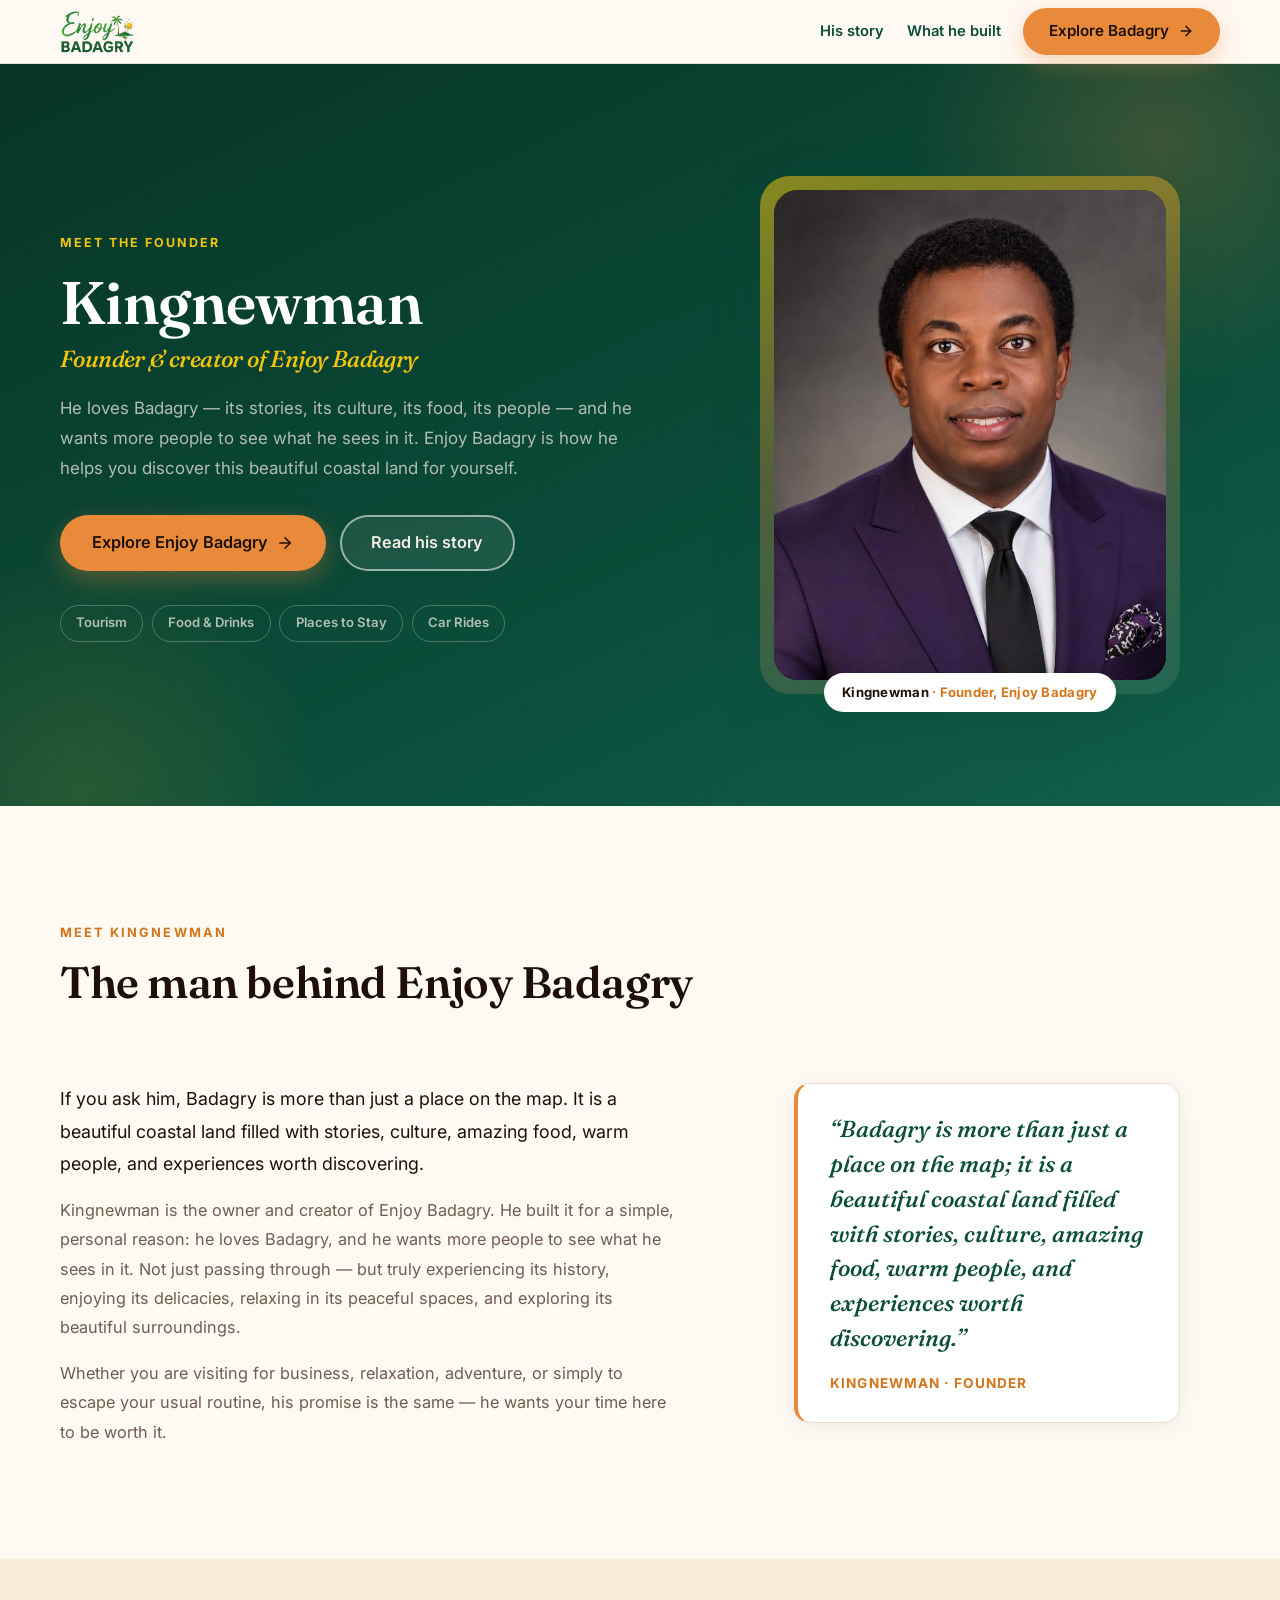
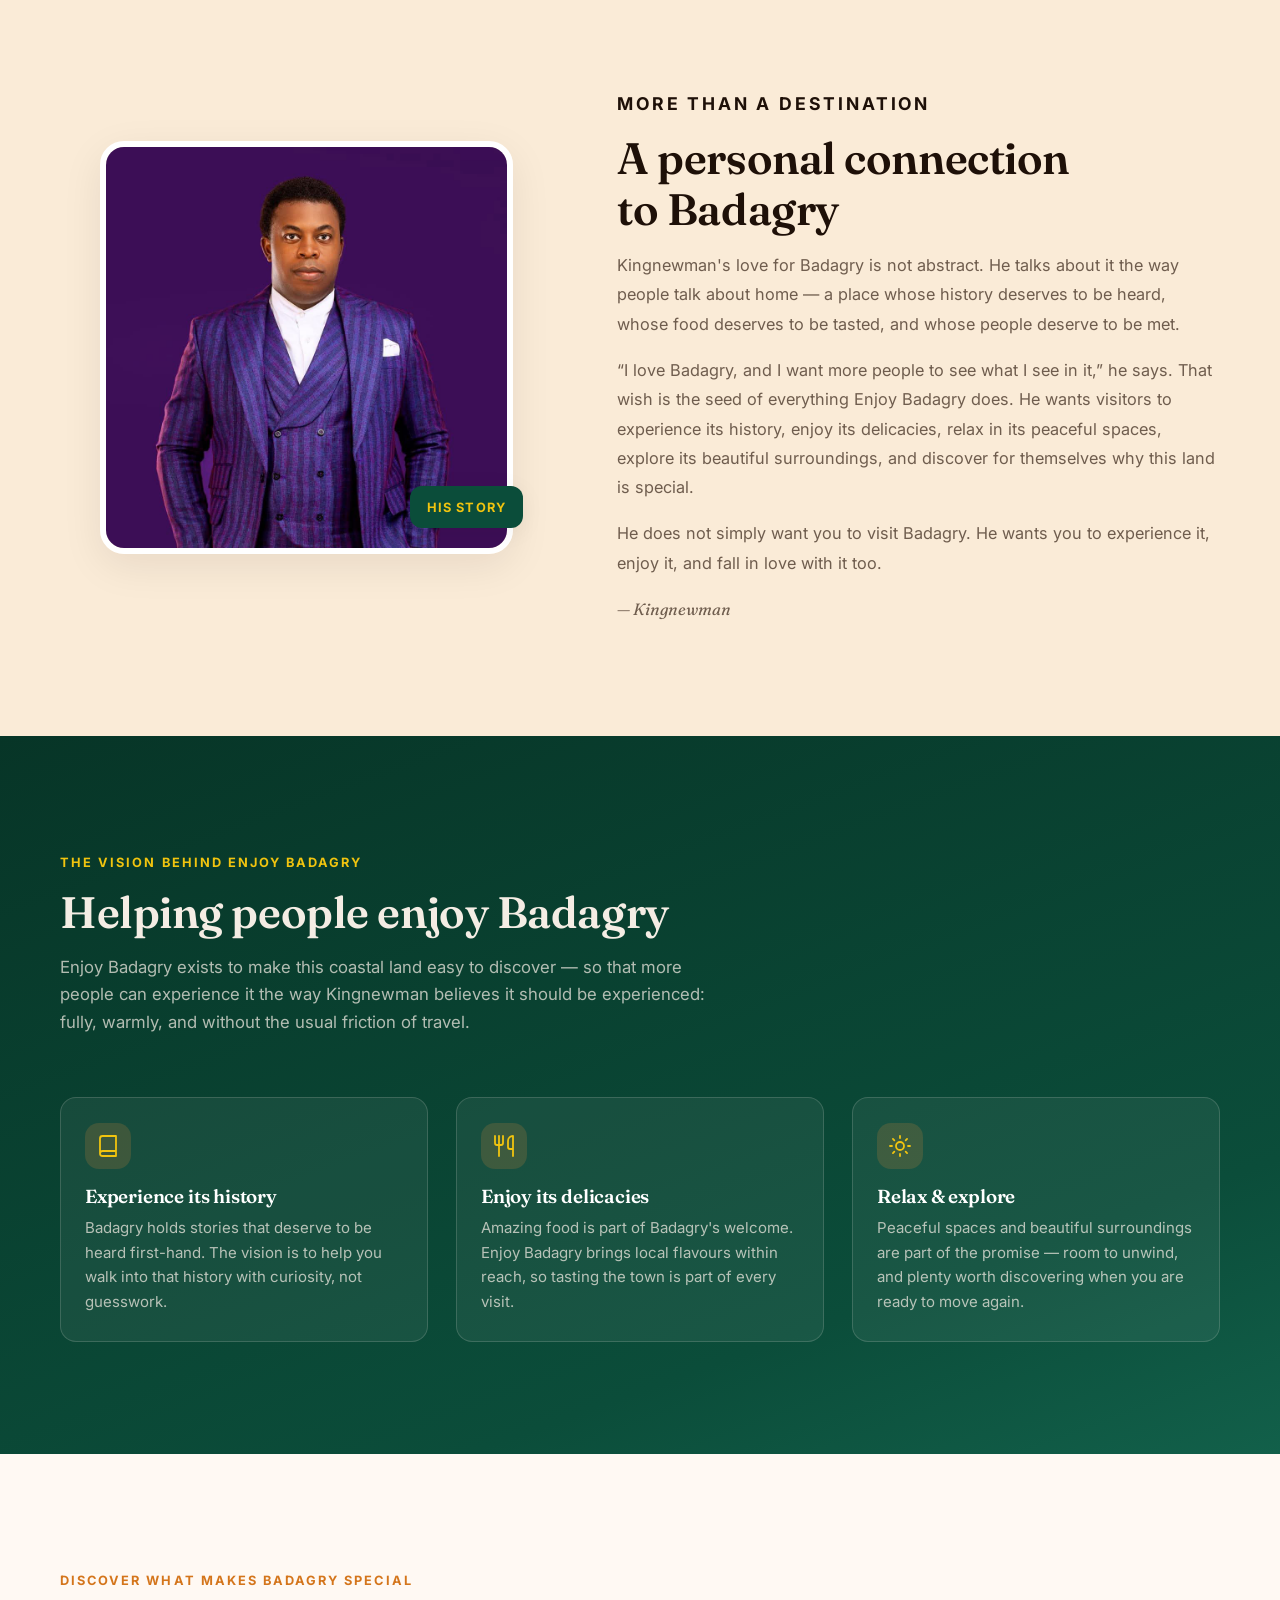
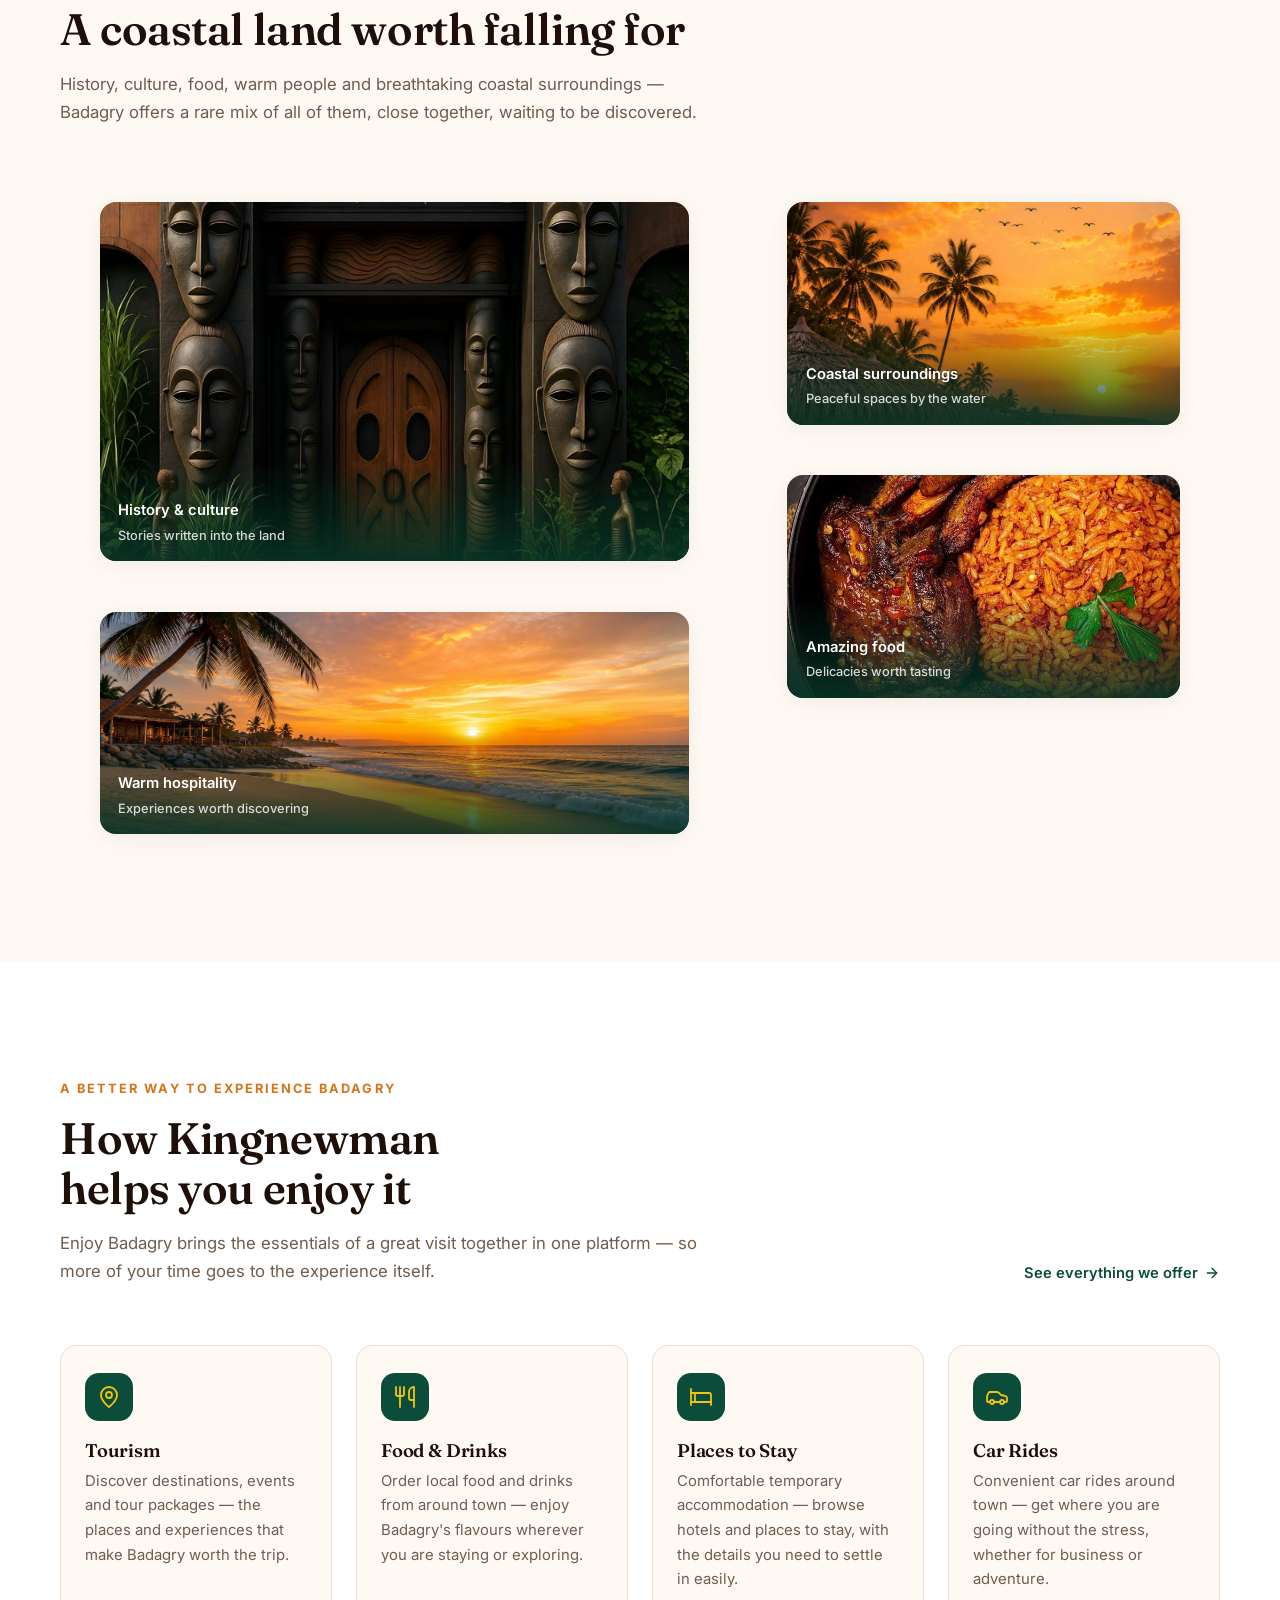
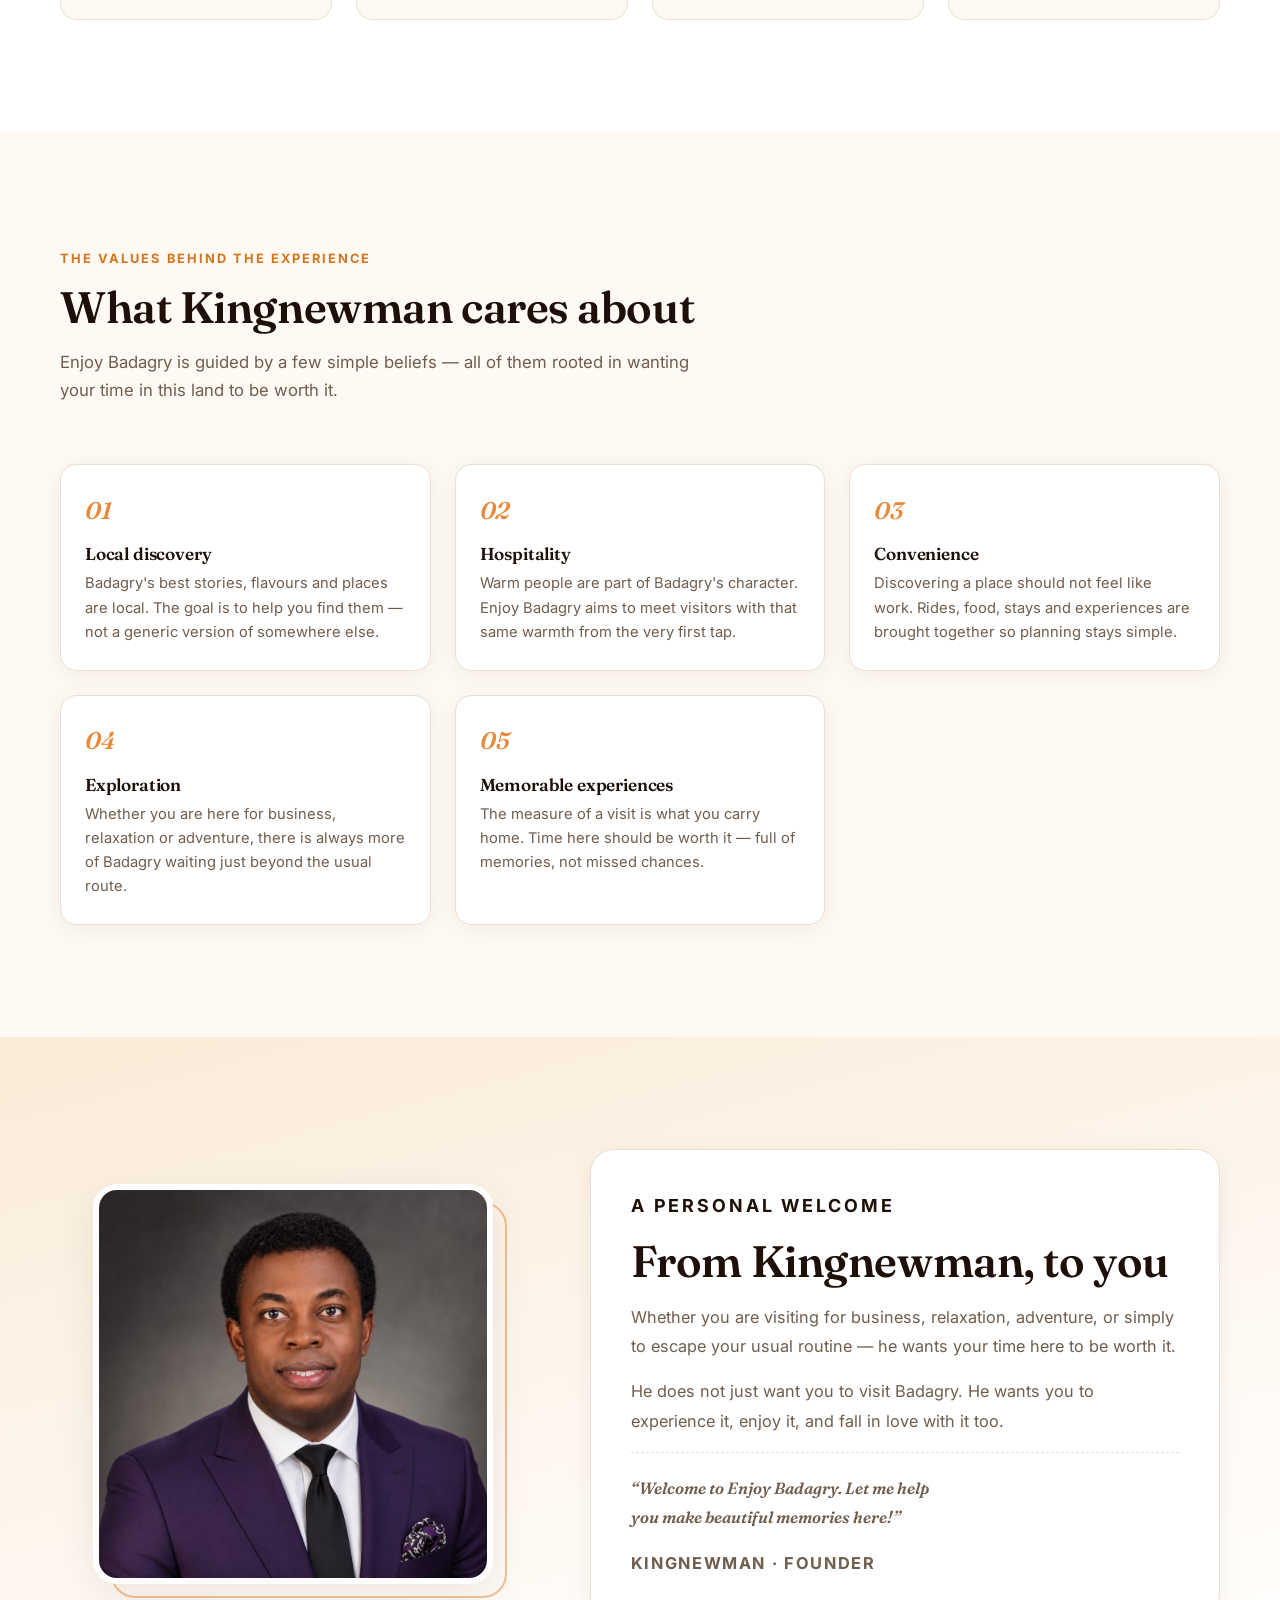
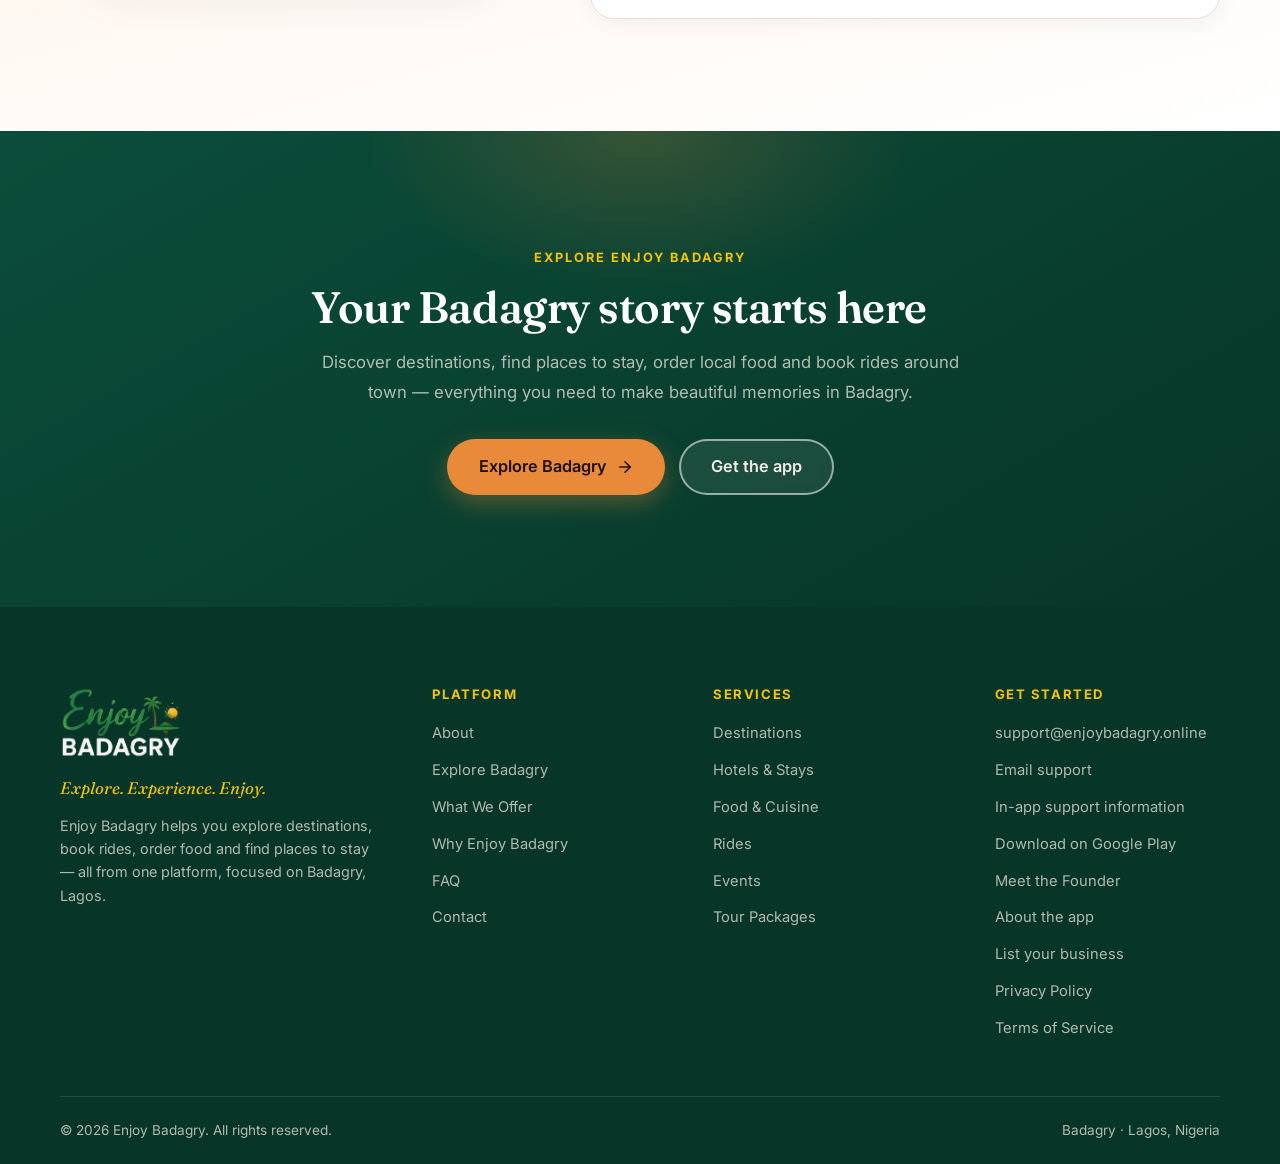
<file: about-owner/index.html>
<!DOCTYPE html>
<html lang="en">
<head>
  <meta charset="UTF-8" />
  <meta name="viewport" content="width=device-width, initial-scale=1.0" />
  <meta name="theme-color" content="#0B4D3A" />

  <title>Kingnewman — The Founder Behind Enjoy Badagry</title>
  <meta name="description" content="Meet Kingnewman, the founder of Enjoy Badagry — and discover why he wants more people to experience the history, culture, food and warmth of Badagry, Lagos." />

  <meta name="robots" content="index, follow" />
  <link rel="canonical" href="https://enjoybadagry.online/about-owner/" />

  <meta property="og:type" content="website" />
  <meta property="og:site_name" content="Enjoy Badagry" />
  <meta property="og:title" content="Kingnewman — The Founder Behind Enjoy Badagry" />
  <meta property="og:description" content="Why Kingnewman built Enjoy Badagry — and why he wants you to experience, enjoy, and fall in love with Badagry." />
  <meta property="og:url" content="https://enjoybadagry.online/about-owner/" />
  <meta property="og:image" content="https://enjoybadagry.online/images/kingnewman-1.jpg" />
  <meta property="og:image:alt" content="Kingnewman, founder of Enjoy Badagry" />
  <meta property="og:locale" content="en_NG" />
  <meta name="twitter:card" content="summary_large_image" />
  <meta name="twitter:title" content="Kingnewman — The Founder Behind Enjoy Badagry" />
  <meta name="twitter:description" content="Why Kingnewman built Enjoy Badagry — and why he wants you to experience, enjoy, and fall in love with Badagry." />
  <meta name="twitter:image" content="https://enjoybadagry.online/images/kingnewman-1.jpg" />
  <meta name="twitter:image:alt" content="Kingnewman, founder of Enjoy Badagry" />

  <link rel="icon" type="image/png" href="../images/favicon.png" />
  <link rel="apple-touch-icon" href="../images/favicon.png" />

  <link rel="preconnect" href="https://fonts.googleapis.com" />
  <link rel="preconnect" href="https://fonts.gstatic.com" crossorigin />
  <link
    href="https://fonts.googleapis.com/css2?family=Fraunces:ital,opsz,wght@0,9..144,500;0,9..144,600;0,9..144,700;1,9..144,500;1,9..144,600&family=Inter:wght@400;500;600;700&display=swap"
    rel="stylesheet"
  />

  <link rel="stylesheet" href="../css/styles.css" />
  <link rel="stylesheet" href="../css/owner.css" />

  <script type="application/ld+json">
  {
    "@context": "https://schema.org",
    "@graph": [
      {
        "@type": "WebSite",
        "@id": "https://enjoybadagry.online/#website",
        "url": "https://enjoybadagry.online/",
        "name": "Enjoy Badagry",
        "publisher": { "@id": "https://enjoybadagry.online/#organization" },
        "inLanguage": "en"
      },
      {
        "@type": "Person",
        "@id": "https://enjoybadagry.online/about-owner/#kingnewman",
        "name": "Kingnewman",
        "url": "https://enjoybadagry.online/about-owner/",
        "mainEntityOfPage": "https://enjoybadagry.online/about-owner/",
        "image": "https://enjoybadagry.online/images/kingnewman-1.jpg",
        "description": "Kingnewman is the founder and creator of Enjoy Badagry, helping visitors discover the history, culture, food and hospitality of Badagry, Lagos.",
        "worksFor": {
          "@id": "https://enjoybadagry.online/#organization"
        }
      },
      {
        "@type": "Organization",
        "@id": "https://enjoybadagry.online/#organization",
        "name": "Enjoy Badagry",
        "url": "https://enjoybadagry.online/",
        "logo": {
          "@type": "ImageObject",
          "url": "https://enjoybadagry.online/images/logo-dark.png",
          "width": 273,
          "height": 161
        },
        "description": "Enjoy Badagry helps people explore destinations, enjoy local food and drinks, find places to stay and book car rides in Badagry, Lagos.",
        "email": "support@enjoybadagry.online",
        "founder": {
          "@id": "https://enjoybadagry.online/about-owner/#kingnewman"
        }
      }
    ]
  }
  </script>
</head>
<body>
  <a class="skip-link" href="#main">Skip to main content</a>

  <!-- ===================== HEADER ===================== -->
  <header class="onav">
    <div class="container onav__inner">
      <a class="onav__brand" href="../index.html" aria-label="Enjoy Badagry — main website">
        <img src="../images/logo-light.png" alt="Enjoy Badagry" width="100" height="59" class="onav__logo" />
      </a>
      <div class="onav__links">
        <a class="onav__link" href="#story">His story</a>
        <a class="onav__link" href="#services">What he built</a>
        <a class="btn btn--primary" href="../index.html#explore">
          Explore Badagry
          <svg width="16" height="16" viewBox="0 0 24 24" fill="none" stroke="currentColor" stroke-width="2.2" stroke-linecap="round" stroke-linejoin="round" aria-hidden="true"><path d="M5 12h14"/><path d="m12 5 7 7-7 7"/></svg>
        </a>
      </div>
    </div>
  </header>

  <main id="main">
    <!-- ===================== HERO ===================== -->
    <section class="ohero" aria-label="Introduction to Kingnewman">
      <div class="container ohero__grid">
        <div class="ohero__copy">
          <p class="ohero__eyebrow reveal">Meet the founder</p>
          <h1 class="ohero__title reveal">
            Kingnewman
            <span class="ohero__role">Founder &amp; creator of Enjoy Badagry</span>
          </h1>
          <p class="ohero__lede reveal">
            He loves Badagry — its stories, its culture, its food, its people — and he
            wants more people to see what he sees in it. Enjoy Badagry is how he helps
            you discover this beautiful coastal land for yourself.
          </p>
          <div class="ohero__actions reveal">
            <a class="btn btn--primary btn--lg" href="../index.html#explore">
              Explore Enjoy Badagry
              <svg class="btn__icon" width="18" height="18" viewBox="0 0 24 24" fill="none" stroke="currentColor" stroke-width="2" stroke-linecap="round" stroke-linejoin="round" aria-hidden="true"><path d="M5 12h14"/><path d="m12 5 7 7-7 7"/></svg>
            </a>
            <a class="btn btn--ghost btn--lg" href="#story">Read his story</a>
          </div>
          <ul class="ohero__pills reveal" aria-label="How Enjoy Badagry helps you discover Badagry">
            <li>Tourism</li>
            <li>Food &amp; Drinks</li>
            <li>Places to Stay</li>
            <li>Car Rides</li>
          </ul>
        </div>

        <figure class="ohero__figure reveal">
          <div class="ohero__img-wrap">
            <img
              src="../images/kingnewman-1.jpg"
              alt="Portrait of Kingnewman, founder of Enjoy Badagry"
              width="1280"
              height="960"
              class="ohero__img"
              fetchpriority="high"
            />
          </div>
          <figcaption class="ohero__caption">Kingnewman <span>· Founder, Enjoy Badagry</span></figcaption>
        </figure>
      </div>
    </section>

    <!-- ===================== MEET KINGNEWMAN ===================== -->
    <section class="section omeet" id="meet">
      <div class="container">
        <div class="section__head reveal">
          <div>
            <p class="eyebrow">Meet Kingnewman</p>
            <h2 class="section__title">The man behind Enjoy Badagry</h2>
          </div>
        </div>

        <div class="omeet__grid">
          <div class="omeet__copy reveal">
            <p>
              If you ask him, Badagry is more than just a place on the map. It is a
              beautiful coastal land filled with stories, culture, amazing food, warm
              people, and experiences worth discovering.
            </p>
            <p>
              Kingnewman is the owner and creator of Enjoy Badagry. He built it for a
              simple, personal reason: he loves Badagry, and he wants more people to see
              what he sees in it. Not just passing through — but truly experiencing its
              history, enjoying its delicacies, relaxing in its peaceful spaces, and
              exploring its beautiful surroundings.
            </p>
            <p>
              Whether you are visiting for business, relaxation, adventure, or simply to
              escape your usual routine, his promise is the same — he wants your time
              here to be worth it.
            </p>
          </div>

          <blockquote class="opullquote reveal">
            <p>
              “Badagry is more than just a place on the map; it is a beautiful coastal
              land filled with stories, culture, amazing food, warm people, and
              experiences worth discovering.”
            </p>
            <footer>Kingnewman · Founder</footer>
          </blockquote>
        </div>
      </div>
    </section>

    <!-- ===================== HIS STORY ===================== -->
    <section class="section ostory" id="story">
      <div class="container">
        <div class="ostory__grid">
          <figure class="ostory__figure reveal">
            <img
              src="../images/kingnewman-2.jpg"
              alt="Kingnewman, founder of Enjoy Badagry, dressed in a purple suit"
              width="960"
              height="960"
              class="ostory__img"
              loading="lazy"
            />
            <figcaption class="ostory__badge">His story</figcaption>
          </figure>

          <div class="ostory__copy reveal">
            <p class="eyebrow">More than a destination</p>
            <h2 class="section__title">A personal connection to Badagry</h2>
            <p>
              Kingnewman's love for Badagry is not abstract. He talks about it the way
              people talk about home — a place whose history deserves to be heard, whose
              food deserves to be tasted, and whose people deserve to be met.
            </p>
            <p>
              “I love Badagry, and I want more people to see what I see in it,” he says.
              That wish is the seed of everything Enjoy Badagry does. He wants visitors
              to experience its history, enjoy its delicacies, relax in its peaceful
              spaces, explore its beautiful surroundings, and discover for themselves
              why this land is special.
            </p>
            <p>
              He does not simply want you to visit Badagry. He wants you to experience
              it, enjoy it, and fall in love with it too.
            </p>
            <p class="ostory__signature">— Kingnewman</p>
          </div>
        </div>
      </div>
    </section>

    <!-- ===================== THE VISION ===================== -->
    <section class="section ovision" id="vision">
      <div class="container">
        <div class="section__head reveal">
          <div>
            <p class="eyebrow eyebrow--on-dark">The vision behind Enjoy Badagry</p>
            <h2 class="section__title section__title--on-dark">Helping people enjoy Badagry</h2>
            <p class="section__lede ovision__lede">
              Enjoy Badagry exists to make this coastal land easy to discover — so that
              more people can experience it the way Kingnewman believes it should be
              experienced: fully, warmly, and without the usual friction of travel.
            </p>
          </div>
        </div>

        <div class="ovision__pillars">
          <article class="ovision__pillar reveal">
            <div class="ovision__icon" aria-hidden="true">
              <svg width="24" height="24" viewBox="0 0 24 24" fill="none" stroke="currentColor" stroke-width="1.8" stroke-linecap="round" stroke-linejoin="round"><path d="M4 19.5v-15A2.5 2.5 0 0 1 6.5 2H20v20H6.5a2.5 2.5 0 0 1 0-5H20"/></svg>
            </div>
            <h3>Experience its history</h3>
            <p>
              Badagry holds stories that deserve to be heard first-hand. The vision is
              to help you walk into that history with curiosity, not guesswork.
            </p>
          </article>

          <article class="ovision__pillar reveal">
            <div class="ovision__icon" aria-hidden="true">
              <svg width="24" height="24" viewBox="0 0 24 24" fill="none" stroke="currentColor" stroke-width="1.8" stroke-linecap="round" stroke-linejoin="round"><path d="M3 2v7c0 1.1.9 2 2 2h4a2 2 0 0 0 2-2V2"/><path d="M7 2v20"/><path d="M21 15V2a5 5 0 0 0-5 5v6c0 1.1.9 2 2 2h3Zm0 0v7"/></svg>
            </div>
            <h3>Enjoy its delicacies</h3>
            <p>
              Amazing food is part of Badagry's welcome. Enjoy Badagry brings local
              flavours within reach, so tasting the town is part of every visit.
            </p>
          </article>

          <article class="ovision__pillar reveal">
            <div class="ovision__icon" aria-hidden="true">
              <svg width="24" height="24" viewBox="0 0 24 24" fill="none" stroke="currentColor" stroke-width="1.8" stroke-linecap="round" stroke-linejoin="round"><circle cx="12" cy="12" r="4"/><path d="M12 2v2"/><path d="M12 20v2"/><path d="m4.93 4.93 1.41 1.41"/><path d="m17.66 17.66 1.41 1.41"/><path d="M2 12h2"/><path d="M20 12h2"/><path d="m6.34 17.66-1.41 1.41"/><path d="m19.07 4.93-1.41 1.41"/></svg>
            </div>
            <h3>Relax &amp; explore</h3>
            <p>
              Peaceful spaces and beautiful surroundings are part of the promise — room
              to unwind, and plenty worth discovering when you are ready to move again.
            </p>
          </article>
        </div>
      </div>
    </section>

    <!-- ===================== WHAT MAKES BADAGRY SPECIAL ===================== -->
    <section class="section ospecial" id="special">
      <div class="container">
        <div class="section__head reveal">
          <div>
            <p class="eyebrow">Discover what makes Badagry special</p>
            <h2 class="section__title">A coastal land worth falling for</h2>
            <p class="section__lede">
              History, culture, food, warm people and breathtaking coastal surroundings —
              Badagry offers a rare mix of all of them, close together, waiting to be
              discovered.
            </p>
          </div>
        </div>

        <div class="omosaic__grid">
          <figure class="omosaic__item omosaic__item--a reveal">
            <img
              src="../images/museum.jpg"
              alt="Ornate cultural architecture with traditional sculpted motifs"
              width="736"
              height="1104"
              loading="lazy"
            />
            <figcaption>
              History &amp; culture
              <span>Stories written into the land</span>
            </figcaption>
          </figure>

          <figure class="omosaic__item omosaic__item--b reveal">
            <img
              src="../images/sunset-beach.jpg"
              alt="A palm-fringed beach at golden sunset"
              width="900"
              height="1599"
              loading="lazy"
            />
            <figcaption>
              Coastal surroundings
              <span>Peaceful spaces by the water</span>
            </figcaption>
          </figure>

          <figure class="omosaic__item omosaic__item--c reveal">
            <img
              src="../images/food.jpg"
              alt="A plate of jollof rice, fried plantain and grilled meat"
              width="736"
              height="919"
              loading="lazy"
            />
            <figcaption>
              Amazing food
              <span>Delicacies worth tasting</span>
            </figcaption>
          </figure>

          <figure class="omosaic__item omosaic__item--d reveal">
            <img
              src="../images/hero-beach.jpg"
              alt="Sunset over a tropical beach with a leaning palm tree"
              width="1536"
              height="1024"
              loading="lazy"
            />
            <figcaption>
              Warm hospitality
              <span>Experiences worth discovering</span>
            </figcaption>
          </figure>
        </div>
      </div>
    </section>

    <!-- ===================== SERVICES ===================== -->
    <section class="section oservices" id="services">
      <div class="container">
        <div class="section__head reveal">
          <div>
            <p class="eyebrow">A better way to experience Badagry</p>
            <h2 class="section__title">How Kingnewman helps you enjoy it</h2>
            <p class="section__lede">
              Enjoy Badagry brings the essentials of a great visit together in one
              platform — so more of your time goes to the experience itself.
            </p>
          </div>
          <a class="link-arrow" href="../index.html#offer">
            See everything we offer
            <svg width="16" height="16" viewBox="0 0 24 24" fill="none" stroke="currentColor" stroke-width="2" stroke-linecap="round" stroke-linejoin="round" aria-hidden="true"><path d="M5 12h14"/><path d="m12 5 7 7-7 7"/></svg>
          </a>
        </div>

        <div class="oservices__grid">
          <article class="oservice reveal">
            <div class="oservice__icon" aria-hidden="true">
              <svg width="24" height="24" viewBox="0 0 24 24" fill="none" stroke="currentColor" stroke-width="1.8" stroke-linecap="round" stroke-linejoin="round"><path d="M20 10c0 6-8 12-8 12s-8-6-8-12a8 8 0 0 1 16 0Z"/><circle cx="12" cy="10" r="3"/></svg>
            </div>
            <h3>Tourism</h3>
            <p>
              Discover destinations, events and tour packages — the places and experiences
              that make Badagry worth the trip.
            </p>
          </article>

          <article class="oservice reveal">
            <div class="oservice__icon" aria-hidden="true">
              <svg width="24" height="24" viewBox="0 0 24 24" fill="none" stroke="currentColor" stroke-width="1.8" stroke-linecap="round" stroke-linejoin="round"><path d="M3 2v7c0 1.1.9 2 2 2h4a2 2 0 0 0 2-2V2"/><path d="M7 2v20"/><path d="M21 15V2a5 5 0 0 0-5 5v6c0 1.1.9 2 2 2h3Zm0 0v7"/></svg>
            </div>
            <h3>Food &amp; Drinks</h3>
            <p>
              Order local food and drinks from around town — enjoy Badagry's flavours
              wherever you are staying or exploring.
            </p>
          </article>

          <article class="oservice reveal">
            <div class="oservice__icon" aria-hidden="true">
              <svg width="24" height="24" viewBox="0 0 24 24" fill="none" stroke="currentColor" stroke-width="1.8" stroke-linecap="round" stroke-linejoin="round"><path d="M2 4v16"/><path d="M2 8h18a2 2 0 0 1 2 2v10"/><path d="M2 17h20"/><path d="M6 8v9"/></svg>
            </div>
            <h3>Places to Stay</h3>
            <p>
              Comfortable temporary accommodation — browse hotels and places to stay,
              with the details you need to settle in easily.
            </p>
          </article>

          <article class="oservice reveal">
            <div class="oservice__icon" aria-hidden="true">
              <svg width="24" height="24" viewBox="0 0 24 24" fill="none" stroke="currentColor" stroke-width="1.8" stroke-linecap="round" stroke-linejoin="round"><path d="M19 17h2c.6 0 1-.4 1-1v-3c0-.9-.7-1.7-1.5-1.9C18.7 10.6 16 10 16 10s-1.3-1.4-2.2-2.3c-.5-.4-1.1-.7-1.8-.7H5c-.6 0-1.1.4-1.4.9l-1.4 2.9A3.7 3.7 0 0 0 2 12v4c0 .6.4 1 1 1h2"/><circle cx="7" cy="17" r="2"/><path d="M9 17h6"/><circle cx="17" cy="17" r="2"/></svg>
            </div>
            <h3>Car Rides</h3>
            <p>
              Convenient car rides around town — get where you are going without the
              stress, whether for business or adventure.
            </p>
          </article>
        </div>
      </div>
    </section>

    <!-- ===================== VALUES ===================== -->
    <section class="section ovalues" id="values">
      <div class="container">
        <div class="section__head reveal">
          <div>
            <p class="eyebrow">The values behind the experience</p>
            <h2 class="section__title">What Kingnewman cares about</h2>
            <p class="section__lede">
              Enjoy Badagry is guided by a few simple beliefs — all of them rooted in
              wanting your time in this land to be worth it.
            </p>
          </div>
        </div>

        <div class="ovalues__list">
          <article class="ovalue reveal">
            <span class="ovalue__num" aria-hidden="true">01</span>
            <h3>Local discovery</h3>
            <p>
              Badagry's best stories, flavours and places are local. The goal is to help
              you find them — not a generic version of somewhere else.
            </p>
          </article>

          <article class="ovalue reveal">
            <span class="ovalue__num" aria-hidden="true">02</span>
            <h3>Hospitality</h3>
            <p>
              Warm people are part of Badagry's character. Enjoy Badagry aims to meet
              visitors with that same warmth from the very first tap.
            </p>
          </article>

          <article class="ovalue reveal">
            <span class="ovalue__num" aria-hidden="true">03</span>
            <h3>Convenience</h3>
            <p>
              Discovering a place should not feel like work. Rides, food, stays and
              experiences are brought together so planning stays simple.
            </p>
          </article>

          <article class="ovalue reveal">
            <span class="ovalue__num" aria-hidden="true">04</span>
            <h3>Exploration</h3>
            <p>
              Whether you are here for business, relaxation or adventure, there is always
              more of Badagry waiting just beyond the usual route.
            </p>
          </article>

          <article class="ovalue reveal">
            <span class="ovalue__num" aria-hidden="true">05</span>
            <h3>Memorable experiences</h3>
            <p>
              The measure of a visit is what you carry home. Time here should be worth
              it — full of memories, not missed chances.
            </p>
          </article>
        </div>
      </div>
    </section>

    <!-- ===================== PERSONAL WELCOME ===================== -->
    <section class="section owelcome" id="welcome">
      <div class="container">
        <div class="owelcome__grid">
          <div class="owelcome__figure reveal">
            <span class="owelcome__frame" aria-hidden="true"></span>
            <img
              src="../images/kingnewman-1.jpg"
              alt="Kingnewman, founder of Enjoy Badagry, smiling in a studio portrait"
              width="1280"
              height="960"
              class="owelcome__img"
              loading="lazy"
            />
          </div>

          <div class="owelcome__letter reveal">
            <p class="eyebrow">A personal welcome</p>
            <h2 class="section__title">From Kingnewman, to you</h2>
            <p>
              Whether you are visiting for business, relaxation, adventure, or simply to
              escape your usual routine — he wants your time here to be worth it.
            </p>
            <p>
              He does not just want you to visit Badagry. He wants you to experience it,
              enjoy it, and fall in love with it too.
            </p>
            <p class="owelcome__closing">
              “Welcome to Enjoy Badagry. Let me help you make beautiful memories here!”
            </p>
            <p class="owelcome__sign">Kingnewman · Founder</p>
          </div>
        </div>
      </div>
    </section>

    <!-- ===================== EXPLORE CTA ===================== -->
    <section class="section oexplore" id="start">
      <div class="container">
        <div class="oexplore__inner reveal">
          <p class="eyebrow eyebrow--on-dark">Explore Enjoy Badagry</p>
          <h2 class="section__title section__title--on-dark oexplore__title">
            Your Badagry story starts here
          </h2>
          <p class="oexplore__lede">
            Discover destinations, find places to stay, order local food and book rides
            around town — everything you need to make beautiful memories in Badagry.
          </p>
          <div class="oexplore__actions">
            <a class="btn btn--primary btn--lg" href="../index.html#explore">
              Explore Badagry
              <svg class="btn__icon" width="18" height="18" viewBox="0 0 24 24" fill="none" stroke="currentColor" stroke-width="2" stroke-linecap="round" stroke-linejoin="round" aria-hidden="true"><path d="M5 12h14"/><path d="m12 5 7 7-7 7"/></svg>
            </a>
            <a
              class="btn btn--ghost btn--lg"
              href="https://play.google.com/store/apps/details?id=com.kingnewman.enjoybadagry"
              target="_blank"
              rel="noopener noreferrer"
            >
              Get the app
            </a>
          </div>
        </div>
      </div>
    </section>
  </main>

  <!-- ===================== FOOTER ===================== -->
  <footer class="footer">
    <div class="container footer__grid">
      <div class="footer__brand">
        <img src="../images/logo-dark.png" alt="Enjoy Badagry" width="122" height="72" class="footer__logo" />
        <p class="footer__tagline">Explore. Experience. Enjoy.</p>
        <p class="footer__desc">
          Enjoy Badagry helps you explore destinations, book rides, order food and find
          places to stay — all from one platform, focused on Badagry, Lagos.
        </p>
      </div>

      <nav class="footer__col" aria-label="Footer — platform">
        <h3 class="footer__heading">Platform</h3>
        <ul class="footer__links" role="list">
          <li><a href="../index.html#about">About</a></li>
          <li><a href="../index.html#explore">Explore Badagry</a></li>
          <li><a href="../index.html#offer">What We Offer</a></li>
          <li><a href="../index.html#why">Why Enjoy Badagry</a></li>
          <li><a href="../index.html#faq">FAQ</a></li>
          <li><a href="../contact/">Contact</a></li>
        </ul>
      </nav>

      <nav class="footer__col" aria-label="Footer — services">
        <h3 class="footer__heading">Services</h3>
        <ul class="footer__links" role="list">
          <li><a href="../index.html#offer">Destinations</a></li>
          <li><a href="../index.html#offer">Hotels &amp; Stays</a></li>
          <li><a href="../index.html#offer">Food &amp; Cuisine</a></li>
          <li><a href="../index.html#offer">Rides</a></li>
          <li><a href="../index.html#offer">Events</a></li>
          <li><a href="../index.html#offer">Tour Packages</a></li>
        </ul>
      </nav>

      <div class="footer__col">
        <h3 class="footer__heading">Get started</h3>
        <ul class="footer__links" role="list">
          <li><a href="mailto:support@enjoybadagry.online">support@enjoybadagry.online</a></li>
          <li><a href="mailto:kingnewmanlive@gmail.com">Email support</a></li>
          <li><a href="../contact/#channels">In-app support information</a></li>
          <li>
            <a
              href="https://play.google.com/store/apps/details?id=com.kingnewman.enjoybadagry"
              target="_blank"
              rel="noopener noreferrer"
            >
              Download on Google Play
            </a>
          </li>
          <li><a href="./" aria-current="page">Meet the Founder</a></li>
          <li><a href="../index.html#app">About the app</a></li>
          <li><a href="../index.html#business">List your business</a></li>
          <li><a href="../privacy-policy/">Privacy Policy</a></li>
          <li><a href="../terms/">Terms of Service</a></li>
        </ul>
      </div>
    </div>

    <div class="container footer__bottom">
      <p>&copy; <span id="year">2026</span> Enjoy Badagry. All rights reserved.</p>
      <p>Badagry · Lagos, Nigeria</p>
    </div>
  </footer>

  <!-- ===================== BACK TO TOP ===================== -->
  <button class="to-top" id="to-top" type="button" aria-label="Back to top" hidden>
    <svg width="20" height="20" viewBox="0 0 24 24" fill="none" stroke="currentColor" stroke-width="2.2" stroke-linecap="round" stroke-linejoin="round" aria-hidden="true"><path d="m18 15-6-6-6 6"/></svg>
  </button>

  <script src="../js/main.js" defer></script>
</body>
</html>
</file>
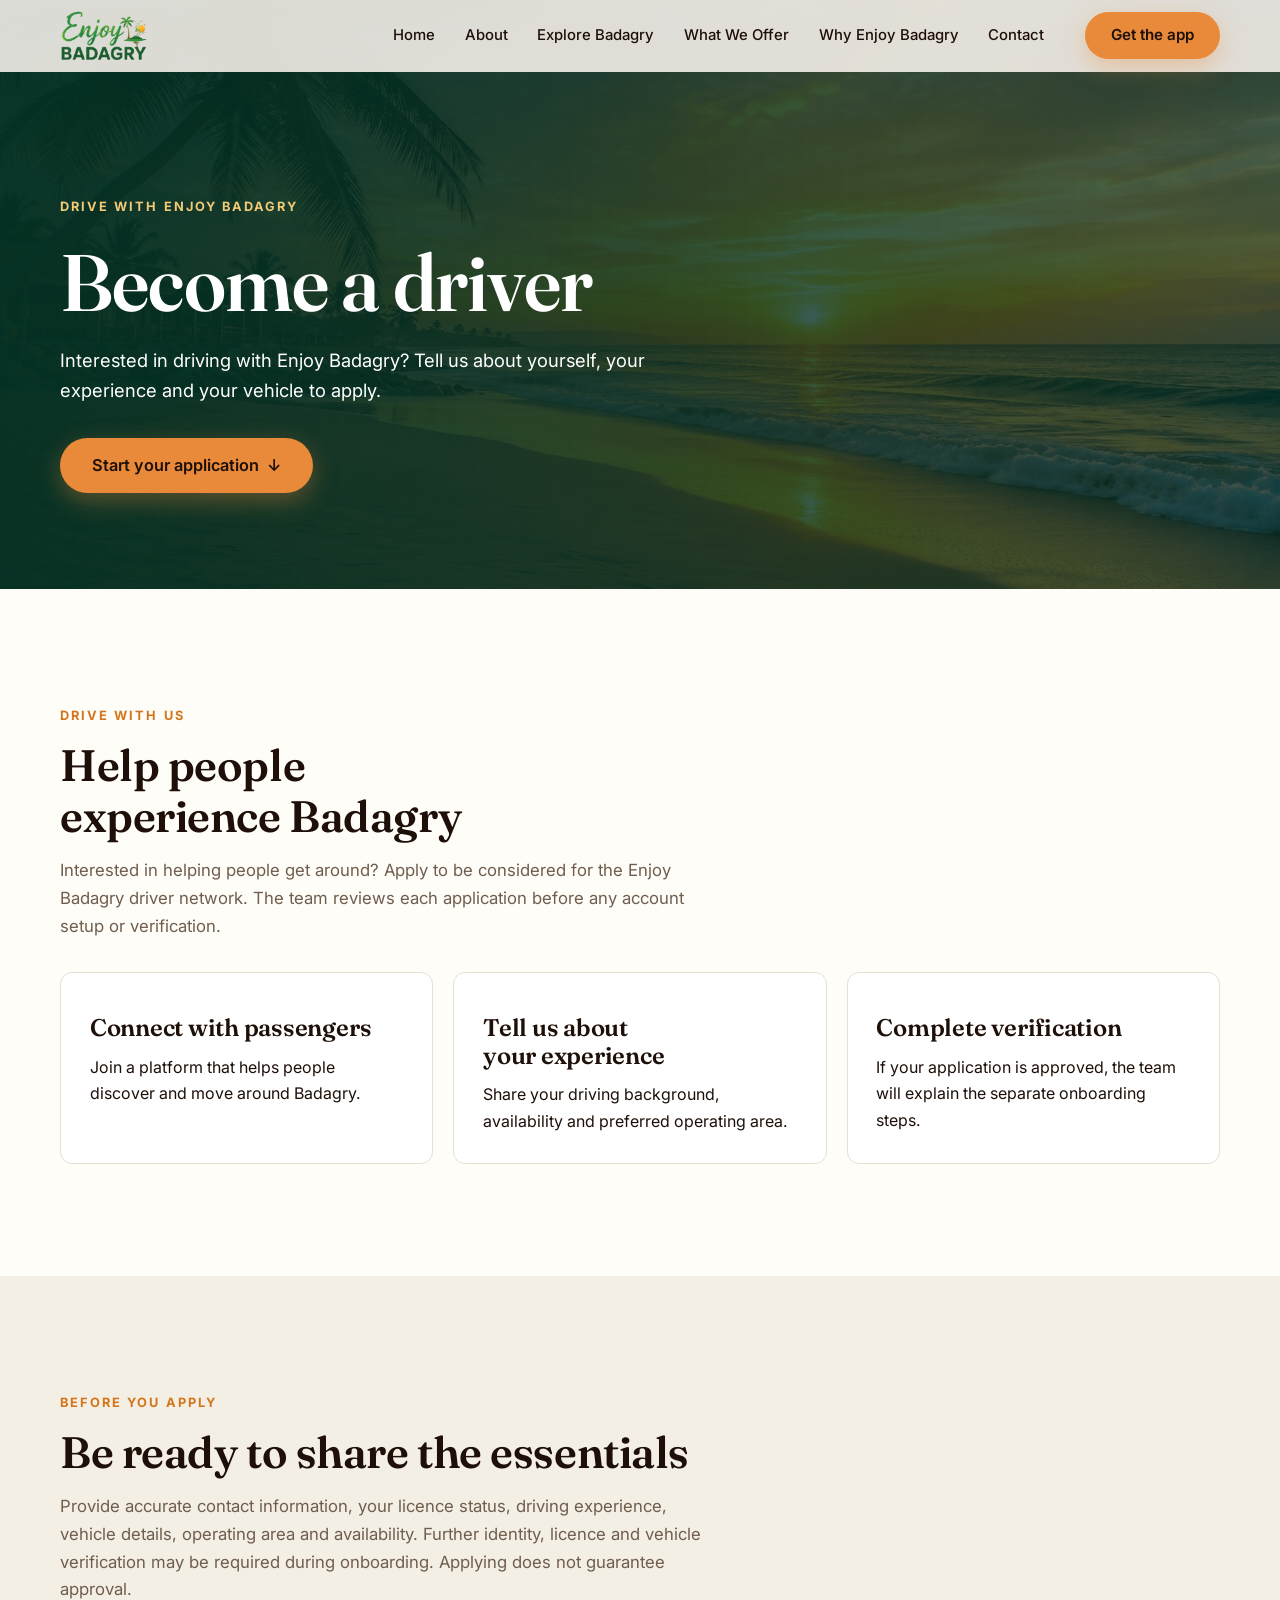
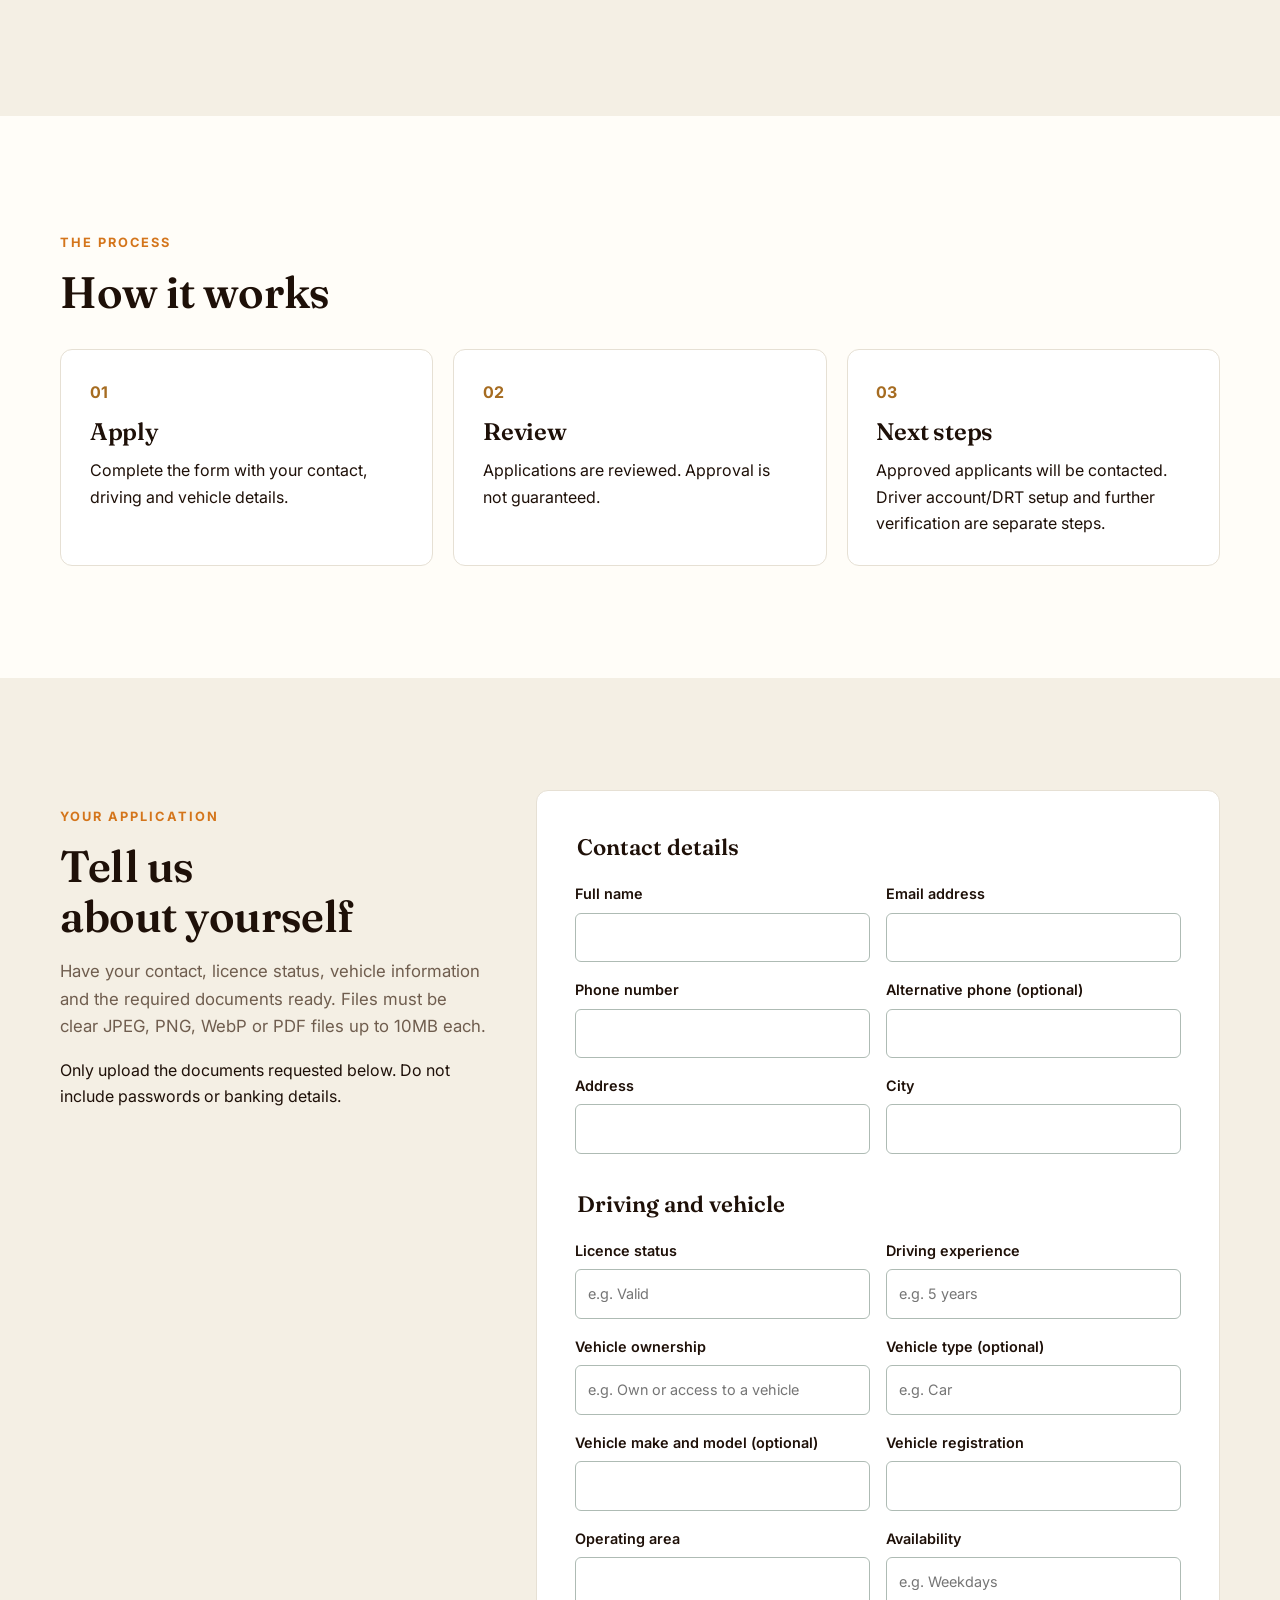
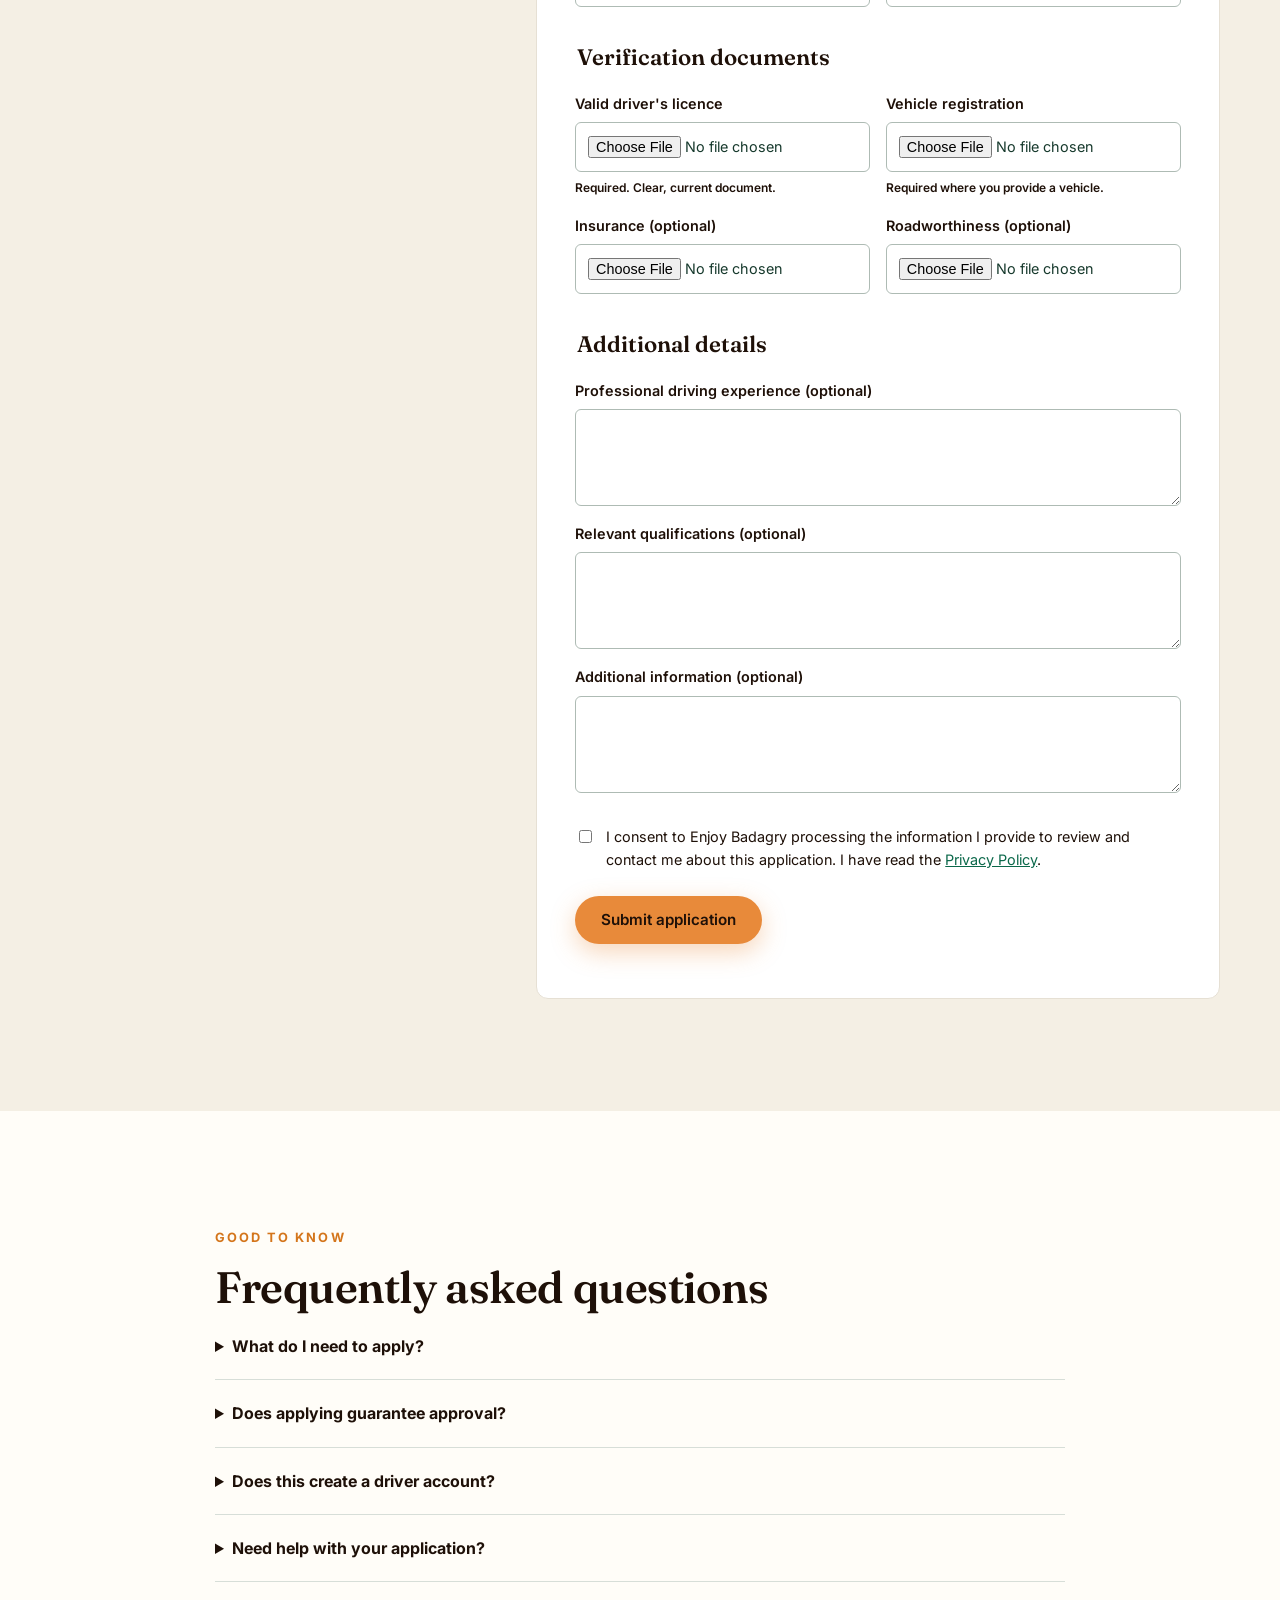
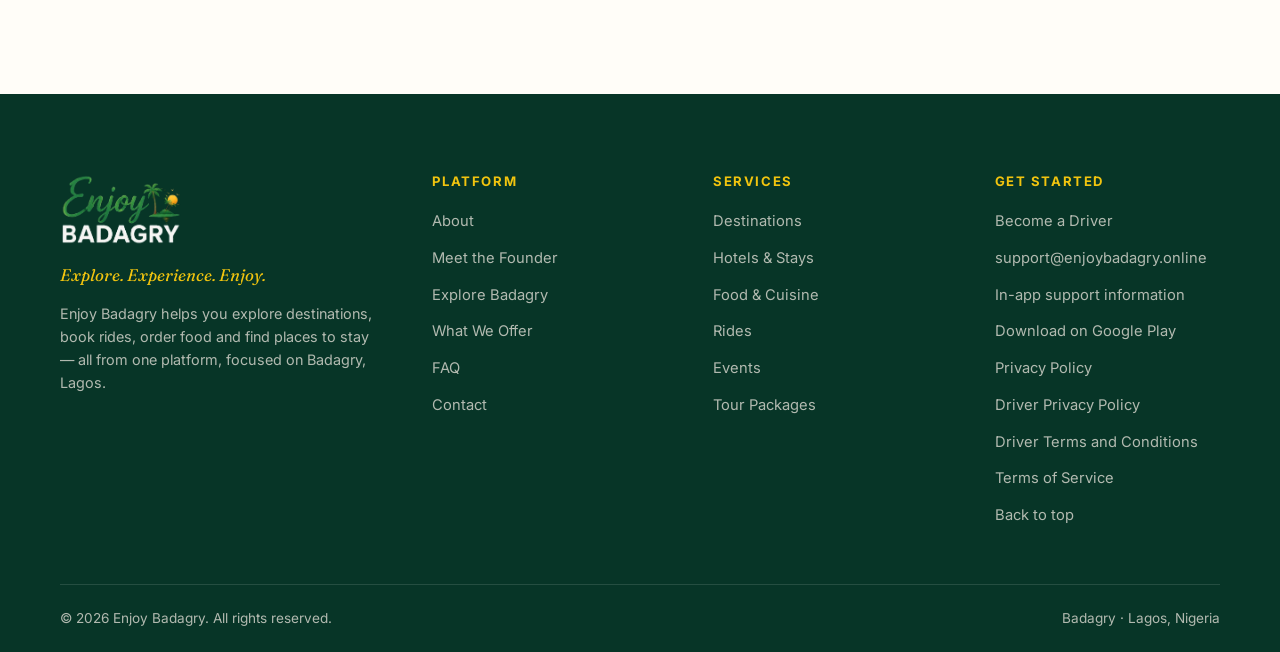
<file: become-a-driver/index.html>
<!DOCTYPE html>
<html lang="en">
<head>
  <meta charset="UTF-8" />
  <meta name="viewport" content="width=device-width, initial-scale=1.0" />
  <meta name="theme-color" content="#0B4D3A" />
  <title>Become an Enjoy Badagry Driver | Apply Online</title>
  <meta name="description" content="Learn about driving with Enjoy Badagry and submit an application to be considered for the driver network in Badagry." />
  <meta name="robots" content="index, follow" />
  <link rel="canonical" href="https://enjoybadagry.online/become-a-driver/" />
  <meta property="og:type" content="website" />
  <meta property="og:site_name" content="Enjoy Badagry" />
  <meta property="og:title" content="Become an Enjoy Badagry Driver | Apply Online" />
  <meta property="og:description" content="Learn about driving with Enjoy Badagry and submit an application to be considered for the driver network in Badagry." />
  <meta property="og:url" content="https://enjoybadagry.online/become-a-driver/" />
  <meta property="og:image" content="https://enjoybadagry.online/images/rides.jpg" />
  <meta property="og:image:alt" content="A vehicle ready for travel around Badagry" />
  <meta property="og:locale" content="en_NG" />
  <meta name="twitter:card" content="summary_large_image" />
  <meta name="twitter:title" content="Become an Enjoy Badagry Driver | Apply Online" />
  <meta name="twitter:description" content="Learn about driving with Enjoy Badagry and submit an application to be considered for the driver network in Badagry." />
  <meta name="twitter:image" content="https://enjoybadagry.online/images/rides.jpg" />
  <meta name="twitter:image:alt" content="A vehicle ready for travel around Badagry" />
  <link rel="icon" type="image/png" href="../images/favicon.png" />
  <link rel="preconnect" href="https://fonts.googleapis.com" />
  <link rel="preconnect" href="https://fonts.gstatic.com" crossorigin />
  <link href="https://fonts.googleapis.com/css2?family=Fraunces:ital,opsz,wght@0,9..144,500;0,9..144,600;0,9..144,700;1,9..144,500;1,9..144,600&family=Inter:wght@400;500;600;700&display=swap" rel="stylesheet" />
  <link rel="stylesheet" href="../css/styles.css" />
  <link rel="stylesheet" href="../css/driver.css" />
  <script type="application/ld+json">
  {
    "@context": "https://schema.org",
    "@type": "WebPage",
    "@id": "https://enjoybadagry.online/become-a-driver/#webpage",
    "url": "https://enjoybadagry.online/become-a-driver/",
    "name": "Become an Enjoy Badagry Driver | Apply Online",
    "description": "Learn about driving with Enjoy Badagry and submit an application to be considered for the driver network in Badagry.",
    "isPartOf": { "@type": "WebSite", "@id": "https://enjoybadagry.online/#website", "url": "https://enjoybadagry.online/", "name": "Enjoy Badagry" },
    "about": { "@type": "Organization", "@id": "https://enjoybadagry.online/#organization", "name": "Enjoy Badagry", "url": "https://enjoybadagry.online/", "email": "support@enjoybadagry.online" },
    "inLanguage": "en"
  }
  </script>
</head>
<body>
  <a class="skip-link" href="#main">Skip to main content</a>
  <header class="nav" id="nav">
    <div class="container nav__inner">
      <a class="nav__brand" href="../index.html" aria-label="Enjoy Badagry — home"><img src="../images/logo-light.png" alt="Enjoy Badagry" width="114" height="67" class="nav__logo" /></a>
      <nav class="nav__menu" id="nav-menu" aria-label="Primary">
        <ul class="nav__list" role="list">
          <li><a class="nav__link" href="../index.html">Home</a></li><li><a class="nav__link" href="../index.html#about">About</a></li><li><a class="nav__link" href="../explore/">Explore Badagry</a></li><li><a class="nav__link" href="../index.html#offer">What We Offer</a></li><li><a class="nav__link" href="../index.html#why">Why Enjoy Badagry</a></li><li><a class="nav__link" href="../contact/">Contact</a></li>
        </ul>
        <a class="btn btn--primary nav__cta" href="../index.html#app">Get the app</a>
      </nav>
      <button class="nav__toggle" id="nav-toggle" type="button" aria-expanded="false" aria-controls="nav-menu" aria-label="Open menu"><span class="nav__toggle-bar" aria-hidden="true"></span><span class="nav__toggle-bar" aria-hidden="true"></span><span class="nav__toggle-bar" aria-hidden="true"></span></button>
    </div>
  </header>
  <main id="main">
    <section class="driver-hero"><div class="container driver-hero__content">
      <p class="eyebrow">Drive with Enjoy Badagry</p>
      <h1>Become a driver</h1>
      <p>Interested in driving with Enjoy Badagry? Tell us about yourself, your experience and your vehicle to apply.</p>
      <a class="btn btn--primary btn--lg" href="#application">Start your application <span aria-hidden="true">↓</span></a>
    </div></section>
    <section class="section driver-section" aria-labelledby="why-title"><div class="container">
      <p class="eyebrow">Drive with us</p><h2 class="section__title" id="why-title">Help people experience Badagry</h2>
      <p class="section__lede">Interested in helping people get around? Apply to be considered for the Enjoy Badagry driver network. The team reviews each application before any account setup or verification.</p>
      <div class="driver-cards"><article><h3>Connect with passengers</h3><p>Join a platform that helps people discover and move around Badagry.</p></article><article><h3>Tell us about your experience</h3><p>Share your driving background, availability and preferred operating area.</p></article><article><h3>Complete verification</h3><p>If your application is approved, the team will explain the separate onboarding steps.</p></article></div>
    </div></section>
    <section class="section driver-section driver-section--sand" aria-labelledby="requirements-title"><div class="container">
      <p class="eyebrow">Before you apply</p><h2 class="section__title" id="requirements-title">Be ready to share the essentials</h2>
      <p class="section__lede">Provide accurate contact information, your licence status, driving experience, vehicle details, operating area and availability. Further identity, licence and vehicle verification may be required during onboarding. Applying does not guarantee approval.</p>
    </div></section>
    <section class="section driver-section" aria-labelledby="how-title"><div class="container">
      <p class="eyebrow">The process</p><h2 class="section__title" id="how-title">How it works</h2>
      <div class="driver-cards">
        <article><span>01</span><h3>Apply</h3><p>Complete the form with your contact, driving and vehicle details.</p></article>
        <article><span>02</span><h3>Review</h3><p>Applications are reviewed. Approval is not guaranteed.</p></article>
        <article><span>03</span><h3>Next steps</h3><p>Approved applicants will be contacted. Driver account/DRT setup and further verification are separate steps.</p></article>
      </div>
    </div></section>
    <section class="section driver-section driver-section--sand" id="application" aria-labelledby="application-title"><div class="container driver-layout">
       <div><p class="eyebrow">Your application</p><h2 class="section__title" id="application-title">Tell us about yourself</h2><p class="section__lede">Have your contact, licence status, vehicle information and the required documents ready. Files must be clear JPEG, PNG, WebP or PDF files up to 10MB each.</p><p>Only upload the documents requested below. Do not include passwords or banking details.</p></div>
      <form class="driver-form" id="driver-form">
        <noscript><p>JavaScript is required to submit this application. Please contact <a href="../contact/">support</a> for help.</p></noscript>
        <fieldset><legend>Contact details</legend><div class="driver-grid">
          <label>Full name <input name="fullName" autocomplete="name" maxlength="150" required /></label>
          <label>Email address <input name="email" type="email" autocomplete="email" maxlength="254" required /></label>
          <label>Phone number <input name="phone" type="tel" autocomplete="tel" maxlength="25" pattern="\+?[0-9 ()-]{7,25}" title="Enter a phone number using digits, spaces, parentheses or hyphens." required /></label>
          <label>Alternative phone (optional) <input name="alternativePhone" type="tel" maxlength="25" pattern="\+?[0-9 ()-]{7,25}" title="Enter a phone number using digits, spaces, parentheses or hyphens." /></label>
          <label>Address <input name="address" autocomplete="street-address" maxlength="300" required /></label>
          <label>City <input name="city" autocomplete="address-level2" maxlength="100" required /></label>
        </div></fieldset>
        <fieldset><legend>Driving and vehicle</legend><div class="driver-grid">
          <label>Licence status <input name="licenceStatus" maxlength="100" placeholder="e.g. Valid" required /></label>
          <label>Driving experience <input name="experience" maxlength="200" placeholder="e.g. 5 years" required /></label>
          <label>Vehicle ownership <input name="vehicleOwnership" maxlength="100" placeholder="e.g. Own or access to a vehicle" required /></label>
          <label>Vehicle type (optional) <input name="vehicleType" maxlength="100" placeholder="e.g. Car" /></label>
          <label>Vehicle make and model (optional) <input name="vehicleMakeModel" maxlength="150" /></label>
           <label>Vehicle registration <input name="vehicleRegistration" maxlength="100" required /></label>
          <label>Operating area <input name="operatingArea" maxlength="200" required /></label>
          <label>Availability <input name="availability" maxlength="200" placeholder="e.g. Weekdays" required /></label>
        </div></fieldset>
        <fieldset><legend>Verification documents</legend><div class="driver-grid">
          <label>Valid driver's licence <input type="file" name="documents" data-document-type="license" accept="image/jpeg,image/png,image/webp,application/pdf" required /><small>Required. Clear, current document.</small></label>
          <label>Vehicle registration <input type="file" name="documents" data-document-type="vehicle_registration" accept="image/jpeg,image/png,image/webp,application/pdf" required /><small>Required where you provide a vehicle.</small></label>
          <label>Insurance (optional) <input type="file" name="documents" data-document-type="insurance" accept="image/jpeg,image/png,image/webp,application/pdf" /></label>
          <label>Roadworthiness (optional) <input type="file" name="documents" data-document-type="roadworthiness" accept="image/jpeg,image/png,image/webp,application/pdf" /></label>
        </div></fieldset>
        <fieldset><legend>Additional details</legend><div class="driver-grid driver-grid--single">
          <label>Professional driving experience (optional) <textarea name="professionalExperience" rows="3" maxlength="2000"></textarea></label>
          <label>Relevant qualifications (optional) <textarea name="qualifications" rows="3" maxlength="2000"></textarea></label>
          <label>Additional information (optional) <textarea name="additionalInfo" rows="3" maxlength="2000"></textarea></label>
        </div></fieldset>
        <label class="driver-consent"><input name="consent" type="checkbox" required /> <span>I consent to Enjoy Badagry processing the information I provide to review and contact me about this application. I have read the <a href="../privacy-policy/">Privacy Policy</a>.</span></label>
        <button class="btn btn--primary" type="submit">Submit application</button>
        <p class="driver-status" id="driver-status" role="status" aria-live="polite"></p>
      </form>
    </div></section>
    <section class="section driver-section" aria-labelledby="faq-title"><div class="container driver-faq"><p class="eyebrow">Good to know</p><h2 class="section__title" id="faq-title">Frequently asked questions</h2>
       <details><summary>What do I need to apply?</summary><p>Provide your contact details, licence status, driving experience, vehicle information, operating area, availability and the requested verification documents.</p></details>
      <details><summary>Does applying guarantee approval?</summary><p>No. Applications are reviewed and approval is not guaranteed. Approved applicants will be contacted.</p></details>
      <details><summary>Does this create a driver account?</summary><p>No. Driver account/DRT setup and any further verification are separate from this application.</p></details>
      <details><summary>Need help with your application?</summary><p>Visit our <a href="../contact/">contact page</a> to reach support.</p></details>
    </div></section>
  </main>
  <footer class="footer"><div class="container footer__grid">
    <div class="footer__brand"><img src="../images/logo-dark.png" alt="Enjoy Badagry" width="122" height="72" class="footer__logo" /><p class="footer__tagline">Explore. Experience. Enjoy.</p><p class="footer__desc">Enjoy Badagry helps you explore destinations, book rides, order food and find places to stay — all from one platform, focused on Badagry, Lagos.</p></div>
    <nav class="footer__col" aria-label="Footer — platform"><h3 class="footer__heading">Platform</h3><ul class="footer__links" role="list"><li><a href="../index.html#about">About</a></li><li><a href="../about-owner/">Meet the Founder</a></li><li><a href="../explore/">Explore Badagry</a></li><li><a href="../index.html#offer">What We Offer</a></li><li><a href="../index.html#faq">FAQ</a></li><li><a href="../contact/">Contact</a></li></ul></nav>
    <nav class="footer__col" aria-label="Footer — services"><h3 class="footer__heading">Services</h3><ul class="footer__links" role="list"><li><a href="../explore/">Destinations</a></li><li><a href="../index.html#offer">Hotels &amp; Stays</a></li><li><a href="../index.html#offer">Food &amp; Cuisine</a></li><li><a href="../index.html#offer">Rides</a></li><li><a href="../index.html#offer">Events</a></li><li><a href="../index.html#offer">Tour Packages</a></li></ul></nav>
    <div class="footer__col"><h3 class="footer__heading">Get started</h3><ul class="footer__links" role="list"><li><a href="./" aria-current="page">Become a Driver</a></li><li><a href="mailto:support@enjoybadagry.online">support@enjoybadagry.online</a></li><li><a href="../contact/#channels">In-app support information</a></li><li><a href="https://play.google.com/store/apps/details?id=com.kingnewman.enjoybadagry" target="_blank" rel="noopener noreferrer">Download on Google Play</a></li><li><a href="../privacy-policy/">Privacy Policy</a></li><li><a href="../driver-privacy-policy/">Driver Privacy Policy</a></li><li><a href="../driver-terms-and-conditions/">Driver Terms and Conditions</a></li><li><a href="../terms/">Terms of Service</a></li><li><a href="#main">Back to top</a></li></ul></div>
  </div><div class="container footer__bottom"><p>&copy; <span id="year">2026</span> Enjoy Badagry. All rights reserved.</p><p>Badagry · Lagos, Nigeria</p></div></footer>
  <script src="../js/driver.js" defer></script><script src="../js/main.js" defer></script>
</body>
</html>
</file>
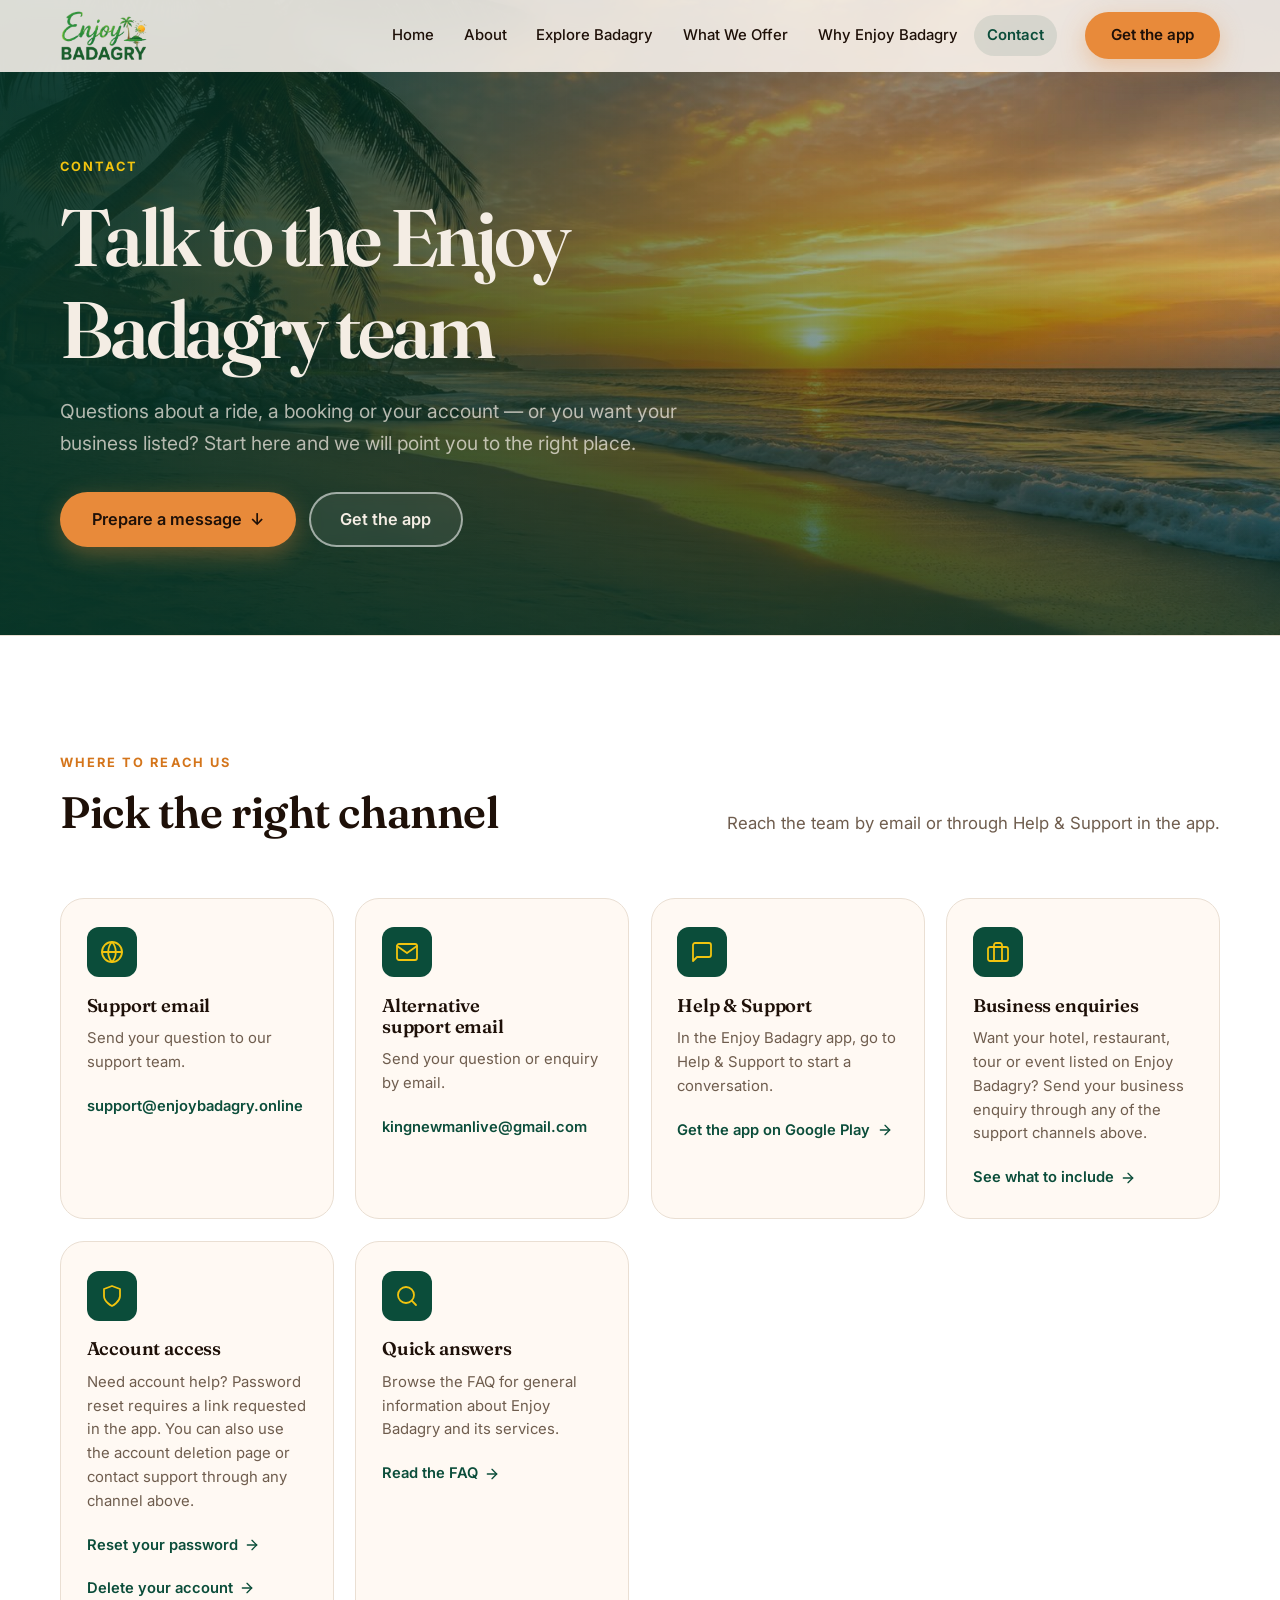
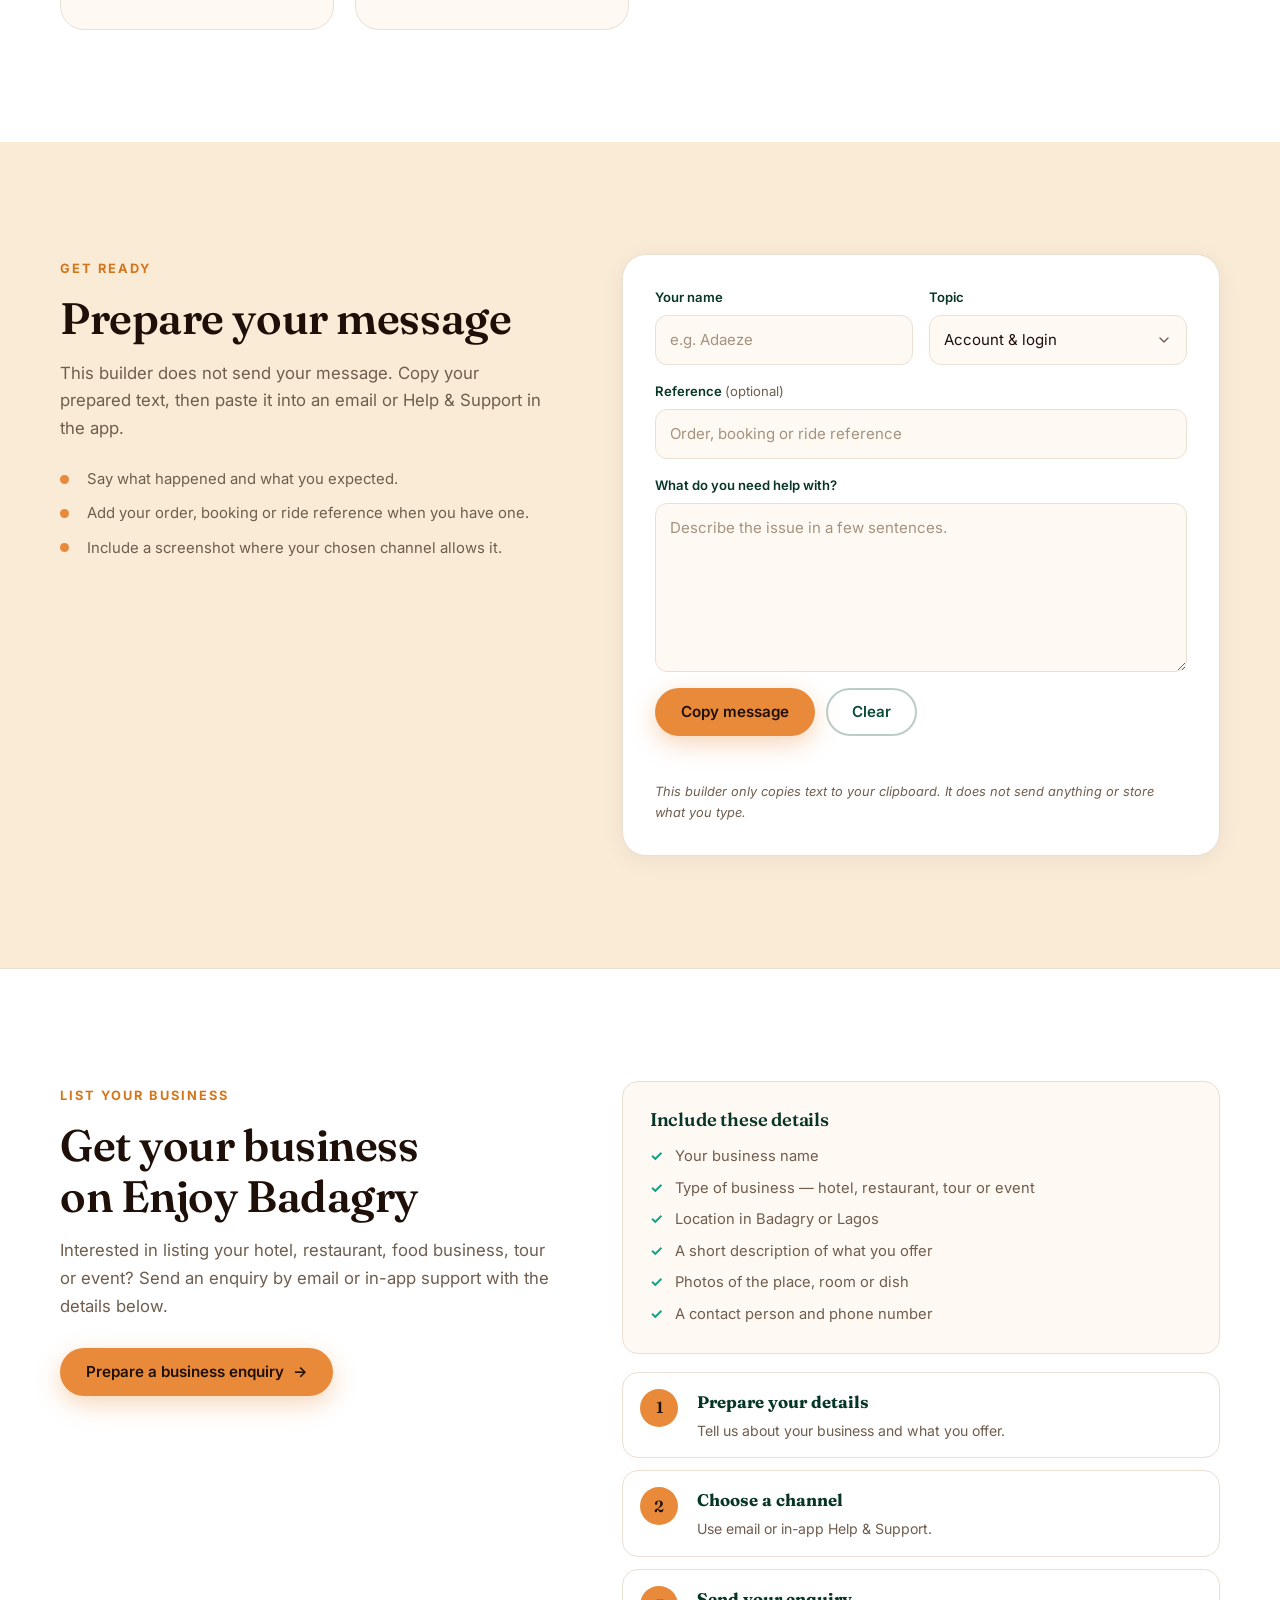
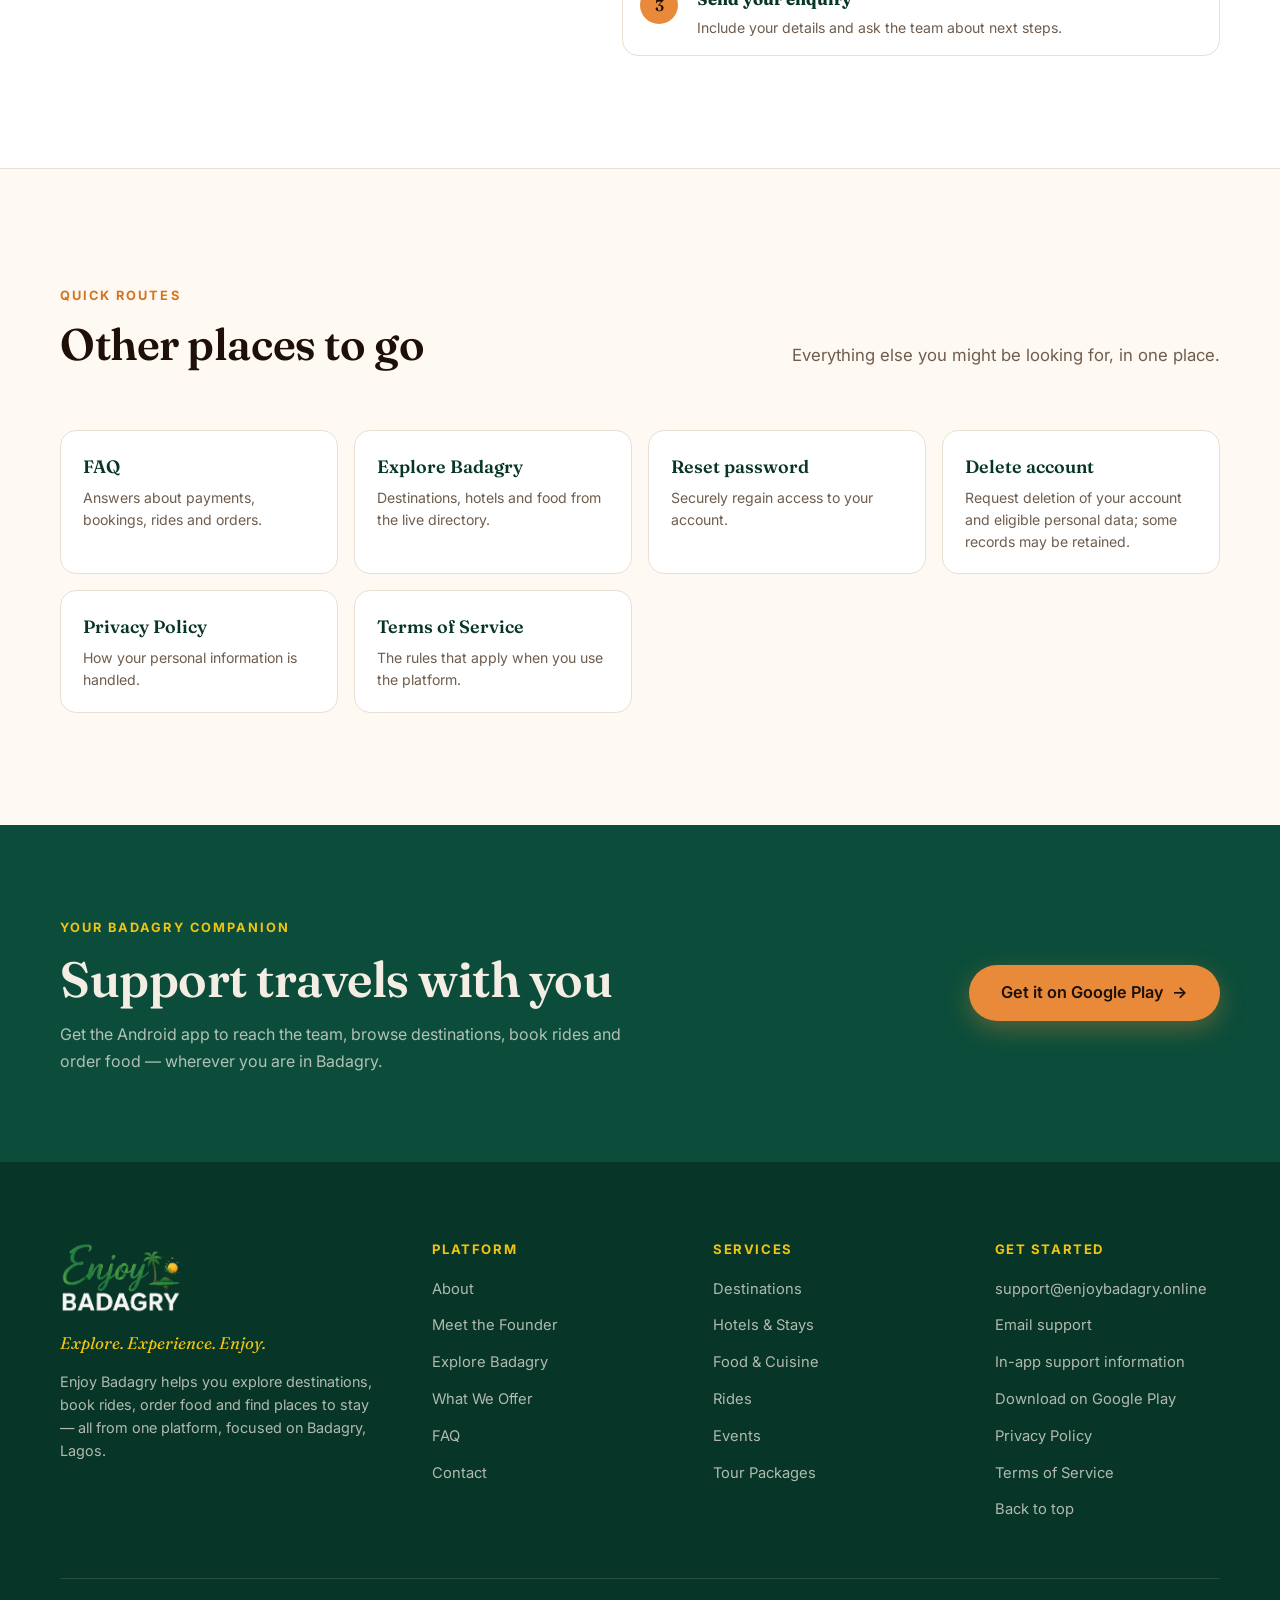
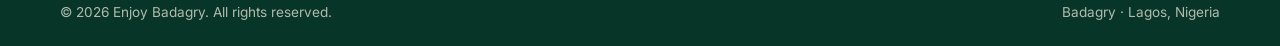
<file: contact/index.html>
<!DOCTYPE html>
<html lang="en">
<head>
  <meta charset="UTF-8" />
  <meta name="viewport" content="width=device-width, initial-scale=1.0" />
  <meta name="theme-color" content="#0B4D3A" />
  <title>Contact Enjoy Badagry — Support, Business Enquiries &amp; Help</title>
  <meta name="description" content="Contact Enjoy Badagry by email or in-app support for help and business enquiries." />
  <meta name="robots" content="index, follow" />
  <link rel="canonical" href="https://enjoybadagry.online/contact/" />
  <meta property="og:type" content="website" />
  <meta property="og:site_name" content="Enjoy Badagry" />
  <meta property="og:title" content="Contact Enjoy Badagry" />
  <meta property="og:description" content="Support, business enquiries and account help — the right way to reach the Enjoy Badagry team." />
  <meta property="og:url" content="https://enjoybadagry.online/contact/" />
  <meta property="og:image" content="https://enjoybadagry.online/images/hero-beach.jpg" />
  <meta property="og:image:alt" content="Badagry coastline under a bright sky" />
  <meta property="og:locale" content="en_NG" />
  <meta name="twitter:card" content="summary_large_image" />
  <meta name="twitter:title" content="Contact Enjoy Badagry — Support, Business Enquiries &amp; Help" />
  <meta name="twitter:description" content="Support, business enquiries and account help from the Enjoy Badagry team." />
  <meta name="twitter:image" content="https://enjoybadagry.online/images/hero-beach.jpg" />
  <meta name="twitter:image:alt" content="Badagry coastline under a bright sky" />
  <link rel="icon" type="image/png" href="../images/favicon.png" />
  <link rel="preconnect" href="https://fonts.googleapis.com" />
  <link rel="preconnect" href="https://fonts.gstatic.com" crossorigin />
  <link href="https://fonts.googleapis.com/css2?family=Fraunces:ital,opsz,wght@0,9..144,500;0,9..144,600;0,9..144,700;1,9..144,500;1,9..144,600&family=Inter:wght@400;500;600;700&display=swap" rel="stylesheet" />
  <link rel="stylesheet" href="../css/styles.css" />
  <link rel="stylesheet" href="../css/contact.css" />
  <script type="application/ld+json">
  {
    "@context": "https://schema.org",
    "@graph": [
      {
        "@type": "ContactPage",
        "@id": "https://enjoybadagry.online/contact/#webpage",
        "url": "https://enjoybadagry.online/contact/",
        "name": "Contact Enjoy Badagry — Support, Business Enquiries & Help",
        "description": "Support, business enquiries and account help from the Enjoy Badagry team.",
        "isPartOf": { "@type": "WebSite", "@id": "https://enjoybadagry.online/#website", "url": "https://enjoybadagry.online/", "name": "Enjoy Badagry" },
        "about": { "@id": "https://enjoybadagry.online/#organization" },
        "inLanguage": "en"
      },
      {
        "@type": "Organization",
        "@id": "https://enjoybadagry.online/#organization",
        "name": "Enjoy Badagry",
        "url": "https://enjoybadagry.online/",
        "logo": { "@type": "ImageObject", "url": "https://enjoybadagry.online/images/logo-dark.png", "width": 273, "height": 161 },
        "email": "support@enjoybadagry.online",
        "contactPoint": { "@type": "ContactPoint", "contactType": "customer support", "email": "support@enjoybadagry.online", "availableLanguage": "English" }
      }
    ]
  }
  </script>
</head>
<body>
  <a class="skip-link" href="#main">Skip to main content</a>

  <header class="nav" id="nav">
    <div class="container nav__inner">
      <a class="nav__brand" href="../index.html" aria-label="Enjoy Badagry — home">
        <img src="../images/logo-light.png" alt="Enjoy Badagry" width="114" height="67" class="nav__logo" />
      </a>
      <nav class="nav__menu" id="nav-menu" aria-label="Primary">
        <ul class="nav__list" role="list">
          <li><a class="nav__link" href="../index.html">Home</a></li>
          <li><a class="nav__link" href="../index.html#about">About</a></li>
          <li><a class="nav__link" href="../explore/">Explore Badagry</a></li>
          <li><a class="nav__link" href="../index.html#offer">What We Offer</a></li>
          <li><a class="nav__link" href="../index.html#why">Why Enjoy Badagry</a></li>
          <li><a class="nav__link is-active" href="./" aria-current="page">Contact</a></li>
        </ul>
        <a class="btn btn--primary nav__cta" href="../index.html#app">Get the app</a>
      </nav>
      <button class="nav__toggle" id="nav-toggle" type="button" aria-expanded="false" aria-controls="nav-menu" aria-label="Open menu">
        <span class="nav__toggle-bar" aria-hidden="true"></span>
        <span class="nav__toggle-bar" aria-hidden="true"></span>
        <span class="nav__toggle-bar" aria-hidden="true"></span>
      </button>
    </div>
  </header>

  <main id="main">
    <section class="chero" aria-labelledby="contact-title">
      <div class="chero__image" aria-hidden="true"></div>
      <div class="container chero__content">
        <p class="eyebrow chero__eyebrow reveal">Contact</p>
        <h1 id="contact-title" class="chero__title reveal">Talk to the Enjoy Badagry team</h1>
        <p class="chero__lede reveal">Questions about a ride, a booking or your account — or you want your business listed? Start here and we will point you to the right place.</p>
        <div class="chero__actions reveal">
          <a class="btn btn--primary btn--lg" href="#compose">Prepare a message <span aria-hidden="true">↓</span></a>
          <a class="btn btn--ghost btn--lg" href="https://play.google.com/store/apps/details?id=com.kingnewman.enjoybadagry" target="_blank" rel="noopener noreferrer">Get the app</a>
        </div>
      </div>
    </section>

    <section class="section c-sec--paper" id="channels" aria-labelledby="channels-title">
      <div class="container">
        <div class="section__head reveal">
          <div>
            <p class="eyebrow">Where to reach us</p>
            <h2 id="channels-title" class="section__title">Pick the right channel</h2>
          </div>
          <p class="section__lede section__lede--narrow">Reach the team by email or through Help &amp; Support in the app.</p>
        </div>

        <div class="c-channels">
          <article class="contact-card reveal">
            <div class="contact-card__icon" aria-hidden="true"><svg width="24" height="24" viewBox="0 0 24 24" fill="none" stroke="currentColor" stroke-width="1.8" stroke-linecap="round" stroke-linejoin="round"><circle cx="12" cy="12" r="10"/><path d="M2 12h20M12 2a15 15 0 0 1 0 20M12 2a15 15 0 0 0 0 20"/></svg></div>
            <h3 class="contact-card__title">Support email</h3>
            <p class="contact-card__text">Send your question to our support team.</p>
            <a class="link-arrow" href="mailto:support@enjoybadagry.online">support@enjoybadagry.online</a>
          </article>
          <article class="contact-card reveal">
            <div class="contact-card__icon" aria-hidden="true"><svg width="24" height="24" viewBox="0 0 24 24" fill="none" stroke="currentColor" stroke-width="1.8" stroke-linecap="round" stroke-linejoin="round"><rect x="2" y="4" width="20" height="16" rx="2"/><path d="m2 6 10 7L22 6"/></svg></div>
            <h3 class="contact-card__title">Alternative support email</h3>
            <p class="contact-card__text">Send your question or enquiry by email.</p>
            <a class="link-arrow" href="mailto:kingnewmanlive@gmail.com">kingnewmanlive@gmail.com</a>
          </article>
          <article class="contact-card reveal">
            <div class="contact-card__icon" aria-hidden="true">
              <svg width="24" height="24" viewBox="0 0 24 24" fill="none" stroke="currentColor" stroke-width="1.8" stroke-linecap="round" stroke-linejoin="round"><path d="M21 15a2 2 0 0 1-2 2H7l-4 4V5a2 2 0 0 1 2-2h14a2 2 0 0 1 2 2z"/></svg>
            </div>
            <h3 class="contact-card__title">Help &amp; Support</h3>
            <p class="contact-card__text">
              In the Enjoy Badagry app, go to Help &amp; Support to start a conversation.
            </p>
            <a class="link-arrow" href="https://play.google.com/store/apps/details?id=com.kingnewman.enjoybadagry" target="_blank" rel="noopener noreferrer">
              Get the app on Google Play
              <svg width="16" height="16" viewBox="0 0 24 24" fill="none" stroke="currentColor" stroke-width="2" stroke-linecap="round" stroke-linejoin="round" aria-hidden="true"><path d="M5 12h14"/><path d="m12 5 7 7-7 7"/></svg>
            </a>
          </article>

          <article class="contact-card reveal">
            <div class="contact-card__icon" aria-hidden="true">
              <svg width="24" height="24" viewBox="0 0 24 24" fill="none" stroke="currentColor" stroke-width="1.8" stroke-linecap="round" stroke-linejoin="round"><rect width="20" height="14" x="2" y="7" rx="2"/><path d="M16 21V5a2 2 0 0 0-2-2h-4a2 2 0 0 0-2 2v16"/></svg>
            </div>
            <h3 class="contact-card__title">Business enquiries</h3>
            <p class="contact-card__text">
              Want your hotel, restaurant, tour or event listed on Enjoy Badagry? Send your
              business enquiry through any of the support channels above.
            </p>
            <a class="link-arrow" href="#business">
              See what to include
              <svg width="16" height="16" viewBox="0 0 24 24" fill="none" stroke="currentColor" stroke-width="2" stroke-linecap="round" stroke-linejoin="round" aria-hidden="true"><path d="M5 12h14"/><path d="m12 5 7 7-7 7"/></svg>
            </a>
          </article>

          <article class="contact-card reveal">
            <div class="contact-card__icon" aria-hidden="true">
              <svg width="24" height="24" viewBox="0 0 24 24" fill="none" stroke="currentColor" stroke-width="1.8" stroke-linecap="round" stroke-linejoin="round"><path d="M12 22s8-4 8-10V5l-8-3-8 3v7c0 6 8 10 8 10z"/></svg>
            </div>
            <h3 class="contact-card__title">Account access</h3>
            <p class="contact-card__text">
              Need account help? Password reset requires a link requested in the app. You can
              also use the account deletion page or contact support through any channel above.
            </p>
            <a class="link-arrow" href="../reset-password/">
              Reset your password
              <svg width="16" height="16" viewBox="0 0 24 24" fill="none" stroke="currentColor" stroke-width="2" stroke-linecap="round" stroke-linejoin="round" aria-hidden="true"><path d="M5 12h14"/><path d="m12 5 7 7-7 7"/></svg>
            </a>
            <a class="link-arrow" href="../delete-account/">
              Delete your account
              <svg width="16" height="16" viewBox="0 0 24 24" fill="none" stroke="currentColor" stroke-width="2" stroke-linecap="round" stroke-linejoin="round" aria-hidden="true"><path d="M5 12h14"/><path d="m12 5 7 7-7 7"/></svg>
            </a>
          </article>

          <article class="contact-card reveal">
            <div class="contact-card__icon" aria-hidden="true">
              <svg width="24" height="24" viewBox="0 0 24 24" fill="none" stroke="currentColor" stroke-width="1.8" stroke-linecap="round" stroke-linejoin="round"><circle cx="11" cy="11" r="8"/><path d="m21 21-4.3-4.3"/></svg>
            </div>
            <h3 class="contact-card__title">Quick answers</h3>
            <p class="contact-card__text">
              Browse the FAQ for general information about Enjoy Badagry and its services.
            </p>
            <a class="link-arrow" href="../index.html#faq">
              Read the FAQ
              <svg width="16" height="16" viewBox="0 0 24 24" fill="none" stroke="currentColor" stroke-width="2" stroke-linecap="round" stroke-linejoin="round" aria-hidden="true"><path d="M5 12h14"/><path d="m12 5 7 7-7 7"/></svg>
            </a>
          </article>
        </div>

      </div>
    </section>

    <section class="section c-sec--sand" id="compose" aria-labelledby="compose-title">
      <div class="container c-compose">
        <div class="c-compose__intro reveal">
          <p class="eyebrow">Get ready</p>
          <h2 id="compose-title" class="section__title">Prepare your message</h2>
          <p class="section__lede">
            This builder does not send your message. Copy your prepared text, then paste it into
            an email or Help &amp; Support in the app.
          </p>
          <ul class="c-tips" role="list">
            <li>Say what happened and what you expected.</li>
            <li>Add your order, booking or ride reference when you have one.</li>
            <li>Include a screenshot where your chosen channel allows it.</li>
          </ul>
        </div>

        <form class="composer reveal" id="composer" novalidate>
          <div class="composer__row">
            <div class="field">
              <label class="field__label" for="c-name">Your name</label>
              <input class="field__input" id="c-name" name="name" type="text" autocomplete="name" placeholder="e.g. Adaeze" />
            </div>
            <div class="field">
              <label class="field__label" for="c-topic">Topic</label>
              <select class="field__input field__select" id="c-topic" name="topic">
                <option>Account &amp; login</option>
                <option>Ride</option>
                <option>Food order</option>
                <option>Hotel booking</option>
                <option>Wallet &amp; payments</option>
                <option>Business listing</option>
                <option>Report a problem</option>
                <option>Something else</option>
              </select>
            </div>
          </div>

          <div class="field">
            <label class="field__label" for="c-ref">Reference <span class="field__optional">(optional)</span></label>
            <input class="field__input" id="c-ref" name="reference" type="text" placeholder="Order, booking or ride reference" />
          </div>

          <div class="field">
            <label class="field__label" for="c-details">What do you need help with?</label>
            <textarea class="field__input field__area" id="c-details" name="details" rows="6" placeholder="Describe the issue in a few sentences."></textarea>
          </div>

          <p class="composer__error" id="composer-error" role="alert" hidden></p>

          <div class="composer__actions">
            <button class="btn btn--primary" type="submit">Copy message</button>
            <button class="btn btn--ghost-dark" type="button" id="composer-clear">Clear</button>
          </div>

          <p class="composer__status" id="composer-status" role="status" aria-live="polite"></p>

          <div class="composer__output" id="composer-output" hidden>
            <label class="field__label" for="c-output">Your message — copy it manually if the button did not work</label>
            <textarea class="field__input field__area" id="c-output" rows="8" readonly></textarea>
          </div>

          <p class="composer__note">This builder only copies text to your clipboard. It does not send anything or store what you type.</p>
        </form>
      </div>
    </section>

    <section class="section c-sec--paper" id="business" aria-labelledby="business-title">
      <div class="container c-business">
        <div class="c-business__copy reveal">
          <p class="eyebrow">List your business</p>
          <h2 id="business-title" class="section__title">Get your business on Enjoy Badagry</h2>
          <p class="section__lede">
            Interested in listing your hotel, restaurant, food business, tour or event?
            Send an enquiry by email or in-app support with the details below.
          </p>
          <a class="btn btn--primary" href="#compose">Prepare a business enquiry <span aria-hidden="true">→</span></a>
        </div>

        <div class="c-business__panels reveal">
          <div class="c-panel">
            <h3 class="c-panel__title">Include these details</h3>
            <ul class="c-checklist" role="list">
              <li>Your business name</li>
              <li>Type of business — hotel, restaurant, tour or event</li>
              <li>Location in Badagry or Lagos</li>
              <li>A short description of what you offer</li>
              <li>Photos of the place, room or dish</li>
              <li>A contact person and phone number</li>
            </ul>
          </div>

          <ol class="c-steps" role="list">
            <li class="c-step"><span class="c-step__num" aria-hidden="true">1</span><div><strong>Prepare your details</strong><p>Tell us about your business and what you offer.</p></div></li>
            <li class="c-step"><span class="c-step__num" aria-hidden="true">2</span><div><strong>Choose a channel</strong><p>Use email or in-app Help &amp; Support.</p></div></li>
            <li class="c-step"><span class="c-step__num" aria-hidden="true">3</span><div><strong>Send your enquiry</strong><p>Include your details and ask the team about next steps.</p></div></li>
          </ol>
        </div>
      </div>
    </section>

    <section class="section c-sec--cream" id="routes" aria-labelledby="routes-title">
      <div class="container">
        <div class="section__head reveal">
          <div>
            <p class="eyebrow">Quick routes</p>
            <h2 id="routes-title" class="section__title">Other places to go</h2>
          </div>
          <p class="section__lede section__lede--narrow">Everything else you might be looking for, in one place.</p>
        </div>

        <div class="c-routes">
          <a class="c-route reveal" href="../index.html#faq">
            <span class="c-route__title">FAQ</span>
            <span class="c-route__text">Answers about payments, bookings, rides and orders.</span>
          </a>
          <a class="c-route reveal" href="../explore/">
            <span class="c-route__title">Explore Badagry</span>
            <span class="c-route__text">Destinations, hotels and food from the live directory.</span>
          </a>
          <a class="c-route reveal" href="../reset-password/">
            <span class="c-route__title">Reset password</span>
            <span class="c-route__text">Securely regain access to your account.</span>
          </a>
          <a class="c-route reveal" href="../delete-account/">
            <span class="c-route__title">Delete account</span>
             <span class="c-route__text">Request deletion of your account and eligible personal data; some records may be retained.</span>
          </a>
          <a class="c-route reveal" href="../privacy-policy/">
            <span class="c-route__title">Privacy Policy</span>
            <span class="c-route__text">How your personal information is handled.</span>
          </a>
          <a class="c-route reveal" href="../terms/">
            <span class="c-route__title">Terms of Service</span>
            <span class="c-route__text">The rules that apply when you use the platform.</span>
          </a>
        </div>
      </div>
    </section>

    <section class="capp" aria-labelledby="capp-title">
      <div class="container capp__inner reveal">
        <div>
          <p class="eyebrow capp__eyebrow">Your Badagry companion</p>
          <h2 id="capp-title">Support travels with you</h2>
          <p>Get the Android app to reach the team, browse destinations, book rides and order food — wherever you are in Badagry.</p>
        </div>
        <a class="btn btn--primary btn--lg" href="https://play.google.com/store/apps/details?id=com.kingnewman.enjoybadagry" target="_blank" rel="noopener noreferrer">Get it on Google Play <span aria-hidden="true">→</span></a>
      </div>
    </section>
  </main>

  <footer class="footer">
    <div class="container footer__grid">
      <div class="footer__brand">
        <img src="../images/logo-dark.png" alt="Enjoy Badagry" width="122" height="72" class="footer__logo" />
        <p class="footer__tagline">Explore. Experience. Enjoy.</p>
        <p class="footer__desc">Enjoy Badagry helps you explore destinations, book rides, order food and find places to stay — all from one platform, focused on Badagry, Lagos.</p>
      </div>
      <nav class="footer__col" aria-label="Footer — platform">
        <h3 class="footer__heading">Platform</h3>
        <ul class="footer__links" role="list">
          <li><a href="../index.html#about">About</a></li>
          <li><a href="../about-owner/">Meet the Founder</a></li>
          <li><a href="../explore/">Explore Badagry</a></li>
          <li><a href="../index.html#offer">What We Offer</a></li>
          <li><a href="../index.html#faq">FAQ</a></li>
          <li><a href="./" aria-current="page">Contact</a></li>
        </ul>
      </nav>
      <nav class="footer__col" aria-label="Footer — services">
        <h3 class="footer__heading">Services</h3>
        <ul class="footer__links" role="list">
          <li><a href="../explore/">Destinations</a></li>
          <li><a href="../index.html#offer">Hotels &amp; Stays</a></li>
          <li><a href="../index.html#offer">Food &amp; Cuisine</a></li>
          <li><a href="../index.html#offer">Rides</a></li>
          <li><a href="../index.html#offer">Events</a></li>
          <li><a href="../index.html#offer">Tour Packages</a></li>
        </ul>
      </nav>
      <div class="footer__col">
        <h3 class="footer__heading">Get started</h3>
        <ul class="footer__links" role="list">
          <li><a href="mailto:support@enjoybadagry.online">support@enjoybadagry.online</a></li>
          <li><a href="mailto:kingnewmanlive@gmail.com">Email support</a></li>
          <li><a href="../contact/#channels">In-app support information</a></li>
          <li><a href="https://play.google.com/store/apps/details?id=com.kingnewman.enjoybadagry" target="_blank" rel="noopener noreferrer">Download on Google Play</a></li>
          <li><a href="../privacy-policy/">Privacy Policy</a></li>
          <li><a href="../terms/">Terms of Service</a></li>
          <li><a href="#main">Back to top</a></li>
        </ul>
      </div>
    </div>
    <div class="container footer__bottom"><p>&copy; <span id="year">2026</span> Enjoy Badagry. All rights reserved.</p><p>Badagry · Lagos, Nigeria</p></div>
  </footer>

  <script src="../js/contact.js" defer></script>
  <script src="../js/main.js" defer></script>
</body>
</html>
</file>
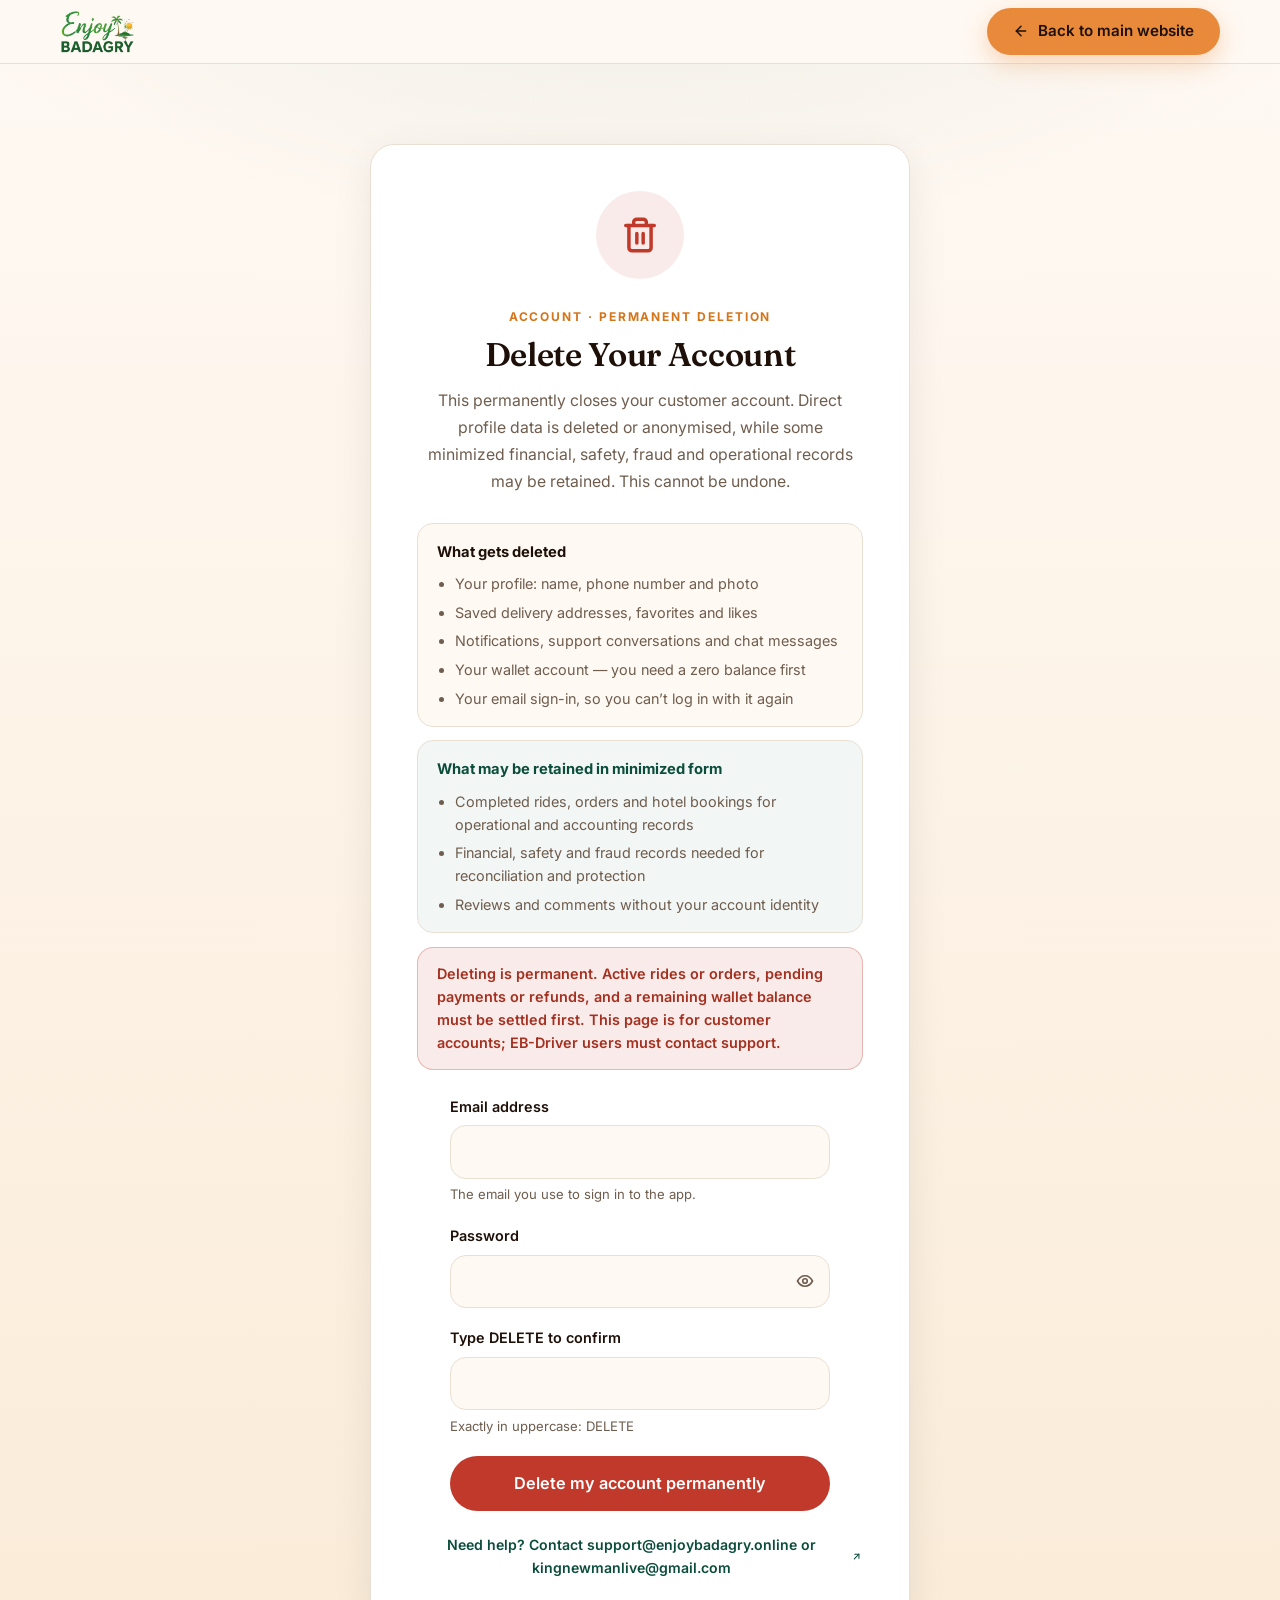
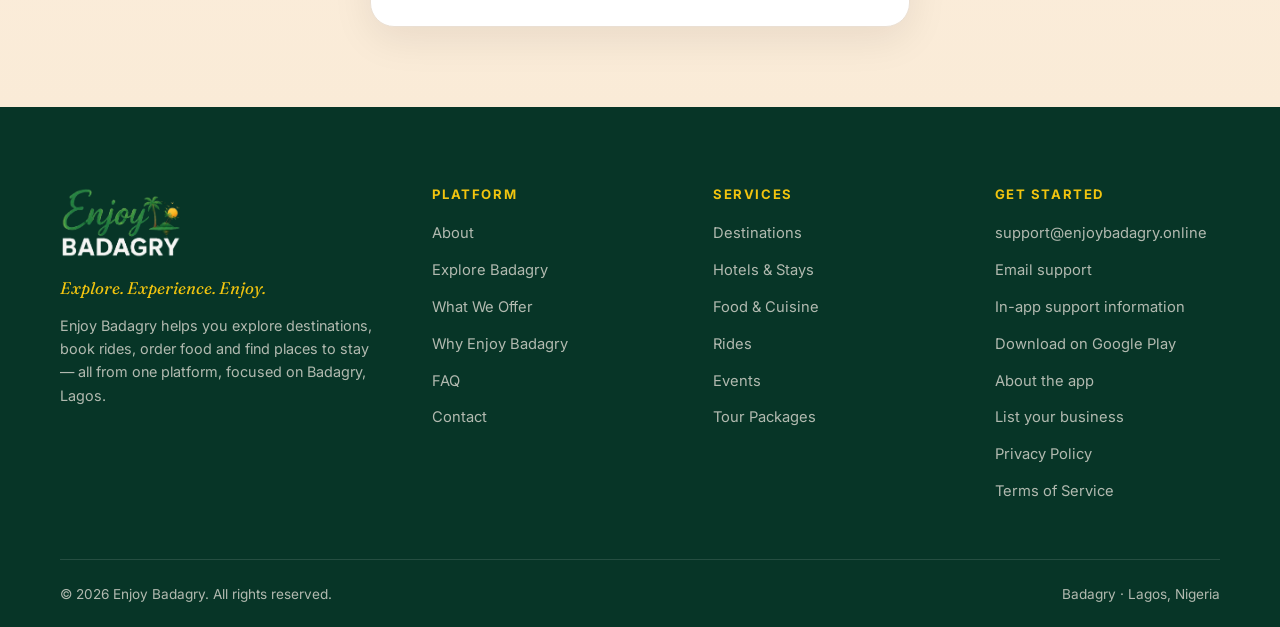
<file: delete-account/index.html>
<!DOCTYPE html>
<html lang="en">
<head>
  <meta charset="UTF-8" />
  <meta name="viewport" content="width=device-width, initial-scale=1.0" />
  <meta name="theme-color" content="#0B4D3A" />

  <title>Delete Your Account — Enjoy Badagry</title>
  <meta name="description" content="Request deletion of your Enjoy Badagry customer account and eligible personal data." />
  <meta name="robots" content="noindex, nofollow" />

  <meta property="og:type" content="website" />
  <meta property="og:title" content="Delete Your Account — Enjoy Badagry" />
  <meta property="og:description" content="Request deletion of your Enjoy Badagry customer account and eligible personal data." />
  <meta property="og:locale" content="en_NG" />
  <meta name="twitter:card" content="summary" />

  <link rel="icon" type="image/png" href="../images/favicon.png" />
  <link rel="apple-touch-icon" href="../images/favicon.png" />

  <link rel="preconnect" href="https://fonts.googleapis.com" />
  <link rel="preconnect" href="https://fonts.gstatic.com" crossorigin />
  <link
    href="https://fonts.googleapis.com/css2?family=Fraunces:ital,opsz,wght@0,9..144,500;0,9..144,600;0,9..144,700;1,9..144,500;1,9..144,600&family=Inter:wght@400;500;600;700&display=swap"
    rel="stylesheet"
  />

  <link rel="stylesheet" href="../css/styles.css" />
  <link rel="stylesheet" href="../css/policy.css" />
  <link rel="stylesheet" href="../css/reset.css" />
  <link rel="stylesheet" href="../css/delete.css" />
</head>
<body>
  <a class="skip-link" href="#main">Skip to main content</a>

  <!-- ===================== HEADER ===================== -->
  <header class="pnav">
    <div class="container pnav__inner">
      <a class="pnav__brand" href="../index.html" aria-label="Enjoy Badagry — main website">
        <img src="../images/logo-light.png" alt="Enjoy Badagry" width="100" height="59" class="pnav__logo" />
      </a>
      <a class="btn btn--primary" href="../index.html">
        <svg width="16" height="16" viewBox="0 0 24 24" fill="none" stroke="currentColor" stroke-width="2.2" stroke-linecap="round" stroke-linejoin="round" aria-hidden="true"><path d="m12 19-7-7 7-7"/><path d="M19 12H5"/></svg>
        Back to main website
      </a>
    </div>
  </header>

  <main id="main">
    <section class="rwrap">
      <div class="rcard" id="dcard" role="status" aria-live="polite">

        <!-- ---------- Intro (confirmation form) ---------- -->
        <div class="rstate" data-state="intro">
          <div class="dcard__icon dcard__icon--danger" aria-hidden="true">
            <svg width="38" height="38" viewBox="0 0 24 24" fill="none" stroke="currentColor" stroke-width="2.2" stroke-linecap="round" stroke-linejoin="round"><path d="M3 6h18"/><path d="M19 6v14a2 2 0 0 1-2 2H7a2 2 0 0 1-2-2V6"/><path d="M8 6V4a2 2 0 0 1 2-2h4a2 2 0 0 1 2 2v2"/><path d="M10 11v6"/><path d="M14 11v6"/></svg>
          </div>
          <p class="rcard__eyebrow">Account · Permanent deletion</p>
          <h1 class="rcard__title">Delete Your Account</h1>
          <p class="rcard__text">
             This permanently closes your customer account. Direct profile data is deleted or
             anonymised, while some minimized financial, safety, fraud and operational records
             may be retained. This cannot be undone.
          </p>

          <div class="dlist">
            <p class="dlist__heading">What gets deleted</p>
            <ul class="dlist__items">
              <li>Your profile: name, phone number and photo</li>
              <li>Saved delivery addresses, favorites and likes</li>
              <li>Notifications, support conversations and chat messages</li>
              <li>Your wallet account — you need a zero balance first</li>
              <li>Your email sign-in, so you can&rsquo;t log in with it again</li>
            </ul>
          </div>

          <div class="dlist dlist--keep">
             <p class="dlist__heading">What may be retained in minimized form</p>
            <ul class="dlist__items">
               <li>Completed rides, orders and hotel bookings for operational and accounting records</li>
               <li>Financial, safety and fraud records needed for reconciliation and protection</li>
               <li>Reviews and comments without your account identity</li>
            </ul>
          </div>

          <p class="ddanger">
             Deleting is permanent. Active rides or orders, pending payments or refunds, and a
             remaining wallet balance must be settled first. This page is for customer accounts;
             EB-Driver users must contact support.
          </p>

          <form class="rform" id="delete-form" novalidate>
            <div class="rform__field">
              <label class="rform__label" for="del-email">Email address</label>
              <input
                class="rform__input"
                type="email"
                id="del-email"
                name="email"
                autocomplete="username"
                maxlength="254"
                required
                aria-describedby="del-email-hint"
              />
              <p class="rform__hint" id="del-email-hint">The email you use to sign in to the app.</p>
            </div>

            <div class="rform__field">
              <label class="rform__label" for="del-password">Password</label>
              <div class="rform__input-wrap">
                <input
                  class="rform__input"
                  type="password"
                  id="del-password"
                  name="password"
                  autocomplete="current-password"
                  maxlength="128"
                  required
                />
                <button class="rform__toggle" type="button" data-toggle="del-password" aria-label="Show password">
                  <svg class="icon-eye" width="18" height="18" viewBox="0 0 24 24" fill="none" stroke="currentColor" stroke-width="2.2" stroke-linecap="round" stroke-linejoin="round"><path d="M2 12s3.6-7 10-7 10 7 10 7-3.6 7-10 7-10-7-10-7Z"/><circle cx="12" cy="12" r="3"/></svg>
                  <svg class="icon-eye-off" width="18" height="18" viewBox="0 0 24 24" fill="none" stroke="currentColor" stroke-width="2.2" stroke-linecap="round" stroke-linejoin="round"><path d="M10.7 5.1A10.4 10.4 0 0 1 12 5c6.4 0 10 7 10 7a17.5 17.5 0 0 1-3.2 4.2"/><path d="M6.6 6.6A17.4 17.4 0 0 0 2 12s3.6 7 10 7a10.3 10.3 0 0 0 5.4-1.6"/><path d="M14.1 14.1a3 3 0 1 1-4.2-4.2"/><path d="m2 2 20 20"/></svg>
                </button>
              </div>
            </div>

            <div class="rform__field">
              <label class="rform__label" for="del-confirm">Type DELETE to confirm</label>
              <input
                class="rform__input rform__input--confirm"
                type="text"
                id="del-confirm"
                name="confirm"
                autocomplete="off"
                autocapitalize="characters"
                spellcheck="false"
                maxlength="16"
                required
                aria-describedby="del-confirm-hint"
              />
              <p class="rform__hint" id="del-confirm-hint">Exactly in uppercase: DELETE</p>
            </div>

            <p class="rform__error" data-role="form-error" hidden></p>

            <button class="btn btn--danger btn--lg rform__submit" type="submit" data-role="submit">
              <span class="rform__submit-label">Delete my account permanently</span>
              <span class="rform__submit-spinner" hidden aria-hidden="true"></span>
            </button>
          </form>
        </div>

        <!-- ---------- Success ---------- -->
        <div class="rstate" data-state="success" hidden>
          <div class="rcard__icon rcard__icon--success" aria-hidden="true">
            <svg width="42" height="42" viewBox="0 0 24 24" fill="none" stroke="currentColor" stroke-width="2.4" stroke-linecap="round" stroke-linejoin="round"><path d="M20 6 9 17l-5-5"/></svg>
          </div>
          <p class="rcard__eyebrow">Account · Permanent deletion</p>
          <h1 class="rcard__title">Your account has been deleted</h1>
          <p class="rcard__text" data-role="message">
             Your account has been deleted from the Enjoy Badagry account system. Some minimized
             financial, safety, fraud and operational records may be retained as described in our
             Privacy Policy. Any sign-in with that email will need a new account.
          </p>
          <div class="rcard__actions">
            <a class="btn btn--primary btn--lg" href="../index.html">Back to website</a>
            <a
              class="btn btn--ghost btn--lg"
              href="../contact/"
            >
              Contact support
            </a>
          </div>
        </div>

        <!-- ---------- Blocked (server refused: wallet / ride / order in progress) ---------- -->
        <div class="rstate" data-state="blocked" hidden>
          <div class="rcard__icon rcard__icon--error" aria-hidden="true">
            <svg width="40" height="40" viewBox="0 0 24 24" fill="none" stroke="currentColor" stroke-width="2.2" stroke-linecap="round" stroke-linejoin="round"><circle cx="12" cy="12" r="9"/><path d="M12 7v6"/><path d="M12 16.5h.01"/></svg>
          </div>
          <p class="rcard__eyebrow">Account · Permanent deletion</p>
          <h1 class="rcard__title">Deletion not possible yet</h1>
          <p class="rcard__text" data-role="message">
            Your account still has activity that must be settled before it can be deleted.
          </p>
          <div class="rcard__actions">
            <a
              class="btn btn--primary btn--lg"
              href="../contact/"
            >
              Contact support
            </a>
            <button class="btn btn--ghost btn--lg" type="button" data-role="back-to-form">Back</button>
          </div>
        </div>

        <!-- ---------- Network / server error ---------- -->
        <div class="rstate" data-state="network" hidden>
          <div class="rcard__icon rcard__icon--error" aria-hidden="true">
            <svg width="40" height="40" viewBox="0 0 24 24" fill="none" stroke="currentColor" stroke-width="2.2" stroke-linecap="round" stroke-linejoin="round"><path d="M1 1l22 22"/><path d="M16.7 16.7A9 9 0 0 1 12 18"/><path d="M5 12.5A9 9 0 0 1 8.5 6.3"/><path d="M19.8 12.6a9 9 0 0 0-3.2-5.4"/><path d="M2 8.8A15 15 0 0 1 7 5.7"/><path d="M22 8.8a15 15 0 0 0-6.5-3.1"/><path d="M12 20h.01"/></svg>
          </div>
          <p class="rcard__eyebrow">Account · Permanent deletion</p>
          <h1 class="rcard__title">Something went wrong</h1>
          <p class="rcard__text" data-role="message">
            We could not reach the server right now. Please check your connection and try again.
          </p>
          <div class="rcard__actions">
            <button class="btn btn--primary btn--lg" type="button" data-role="retry">Try again</button>
            <a class="btn btn--ghost btn--lg" href="../index.html">Back to website</a>
          </div>
        </div>

        <a class="rcard__note" href="../contact/">
          Need help? Contact support@enjoybadagry.online or kingnewmanlive@gmail.com
          <svg width="15" height="15" viewBox="0 0 24 24" fill="none" stroke="currentColor" stroke-width="2.2" stroke-linecap="round" stroke-linejoin="round" aria-hidden="true"><path d="M7 17 17 7"/><path d="M8 7h9v9"/></svg>
        </a>

      </div>
    </section>
  </main>

  <!-- ===================== FOOTER ===================== -->
  <footer class="footer">
    <div class="container footer__grid">
      <div class="footer__brand">
        <img src="../images/logo-dark.png" alt="Enjoy Badagry" width="122" height="72" class="footer__logo" />
        <p class="footer__tagline">Explore. Experience. Enjoy.</p>
        <p class="footer__desc">
          Enjoy Badagry helps you explore destinations, book rides, order food and find
          places to stay — all from one platform, focused on Badagry, Lagos.
        </p>
      </div>

      <nav class="footer__col" aria-label="Footer — platform">
        <h3 class="footer__heading">Platform</h3>
        <ul class="footer__links" role="list">
          <li><a href="../index.html#about">About</a></li>
          <li><a href="../index.html#explore">Explore Badagry</a></li>
          <li><a href="../index.html#offer">What We Offer</a></li>
          <li><a href="../index.html#why">Why Enjoy Badagry</a></li>
          <li><a href="../index.html#faq">FAQ</a></li>
          <li><a href="../contact/">Contact</a></li>
        </ul>
      </nav>

      <nav class="footer__col" aria-label="Footer — services">
        <h3 class="footer__heading">Services</h3>
        <ul class="footer__links" role="list">
          <li><a href="../index.html#offer">Destinations</a></li>
          <li><a href="../index.html#offer">Hotels &amp; Stays</a></li>
          <li><a href="../index.html#offer">Food &amp; Cuisine</a></li>
          <li><a href="../index.html#offer">Rides</a></li>
          <li><a href="../index.html#offer">Events</a></li>
          <li><a href="../index.html#offer">Tour Packages</a></li>
        </ul>
      </nav>

      <div class="footer__col">
        <h3 class="footer__heading">Get started</h3>
        <ul class="footer__links" role="list">
          <li><a href="mailto:support@enjoybadagry.online">support@enjoybadagry.online</a></li>
          <li><a href="mailto:kingnewmanlive@gmail.com">Email support</a></li>
          <li><a href="../contact/#channels">In-app support information</a></li>
          <li>
            <a
              href="https://play.google.com/store/apps/details?id=com.kingnewman.enjoybadagry"
              target="_blank"
              rel="noopener noreferrer"
            >
              Download on Google Play
            </a>
          </li>
          <li><a href="../index.html#app">About the app</a></li>
          <li><a href="../index.html#business">List your business</a></li>
          <li><a href="../privacy-policy/">Privacy Policy</a></li>
          <li><a href="../terms/">Terms of Service</a></li>
        </ul>
      </div>
    </div>

    <div class="container footer__bottom">
      <p>&copy; <span id="year">2026</span> Enjoy Badagry. All rights reserved.</p>
      <p>Badagry · Lagos, Nigeria</p>
    </div>
  </footer>

  <!-- ===================== BACK TO TOP ===================== -->
  <button class="to-top" id="to-top" type="button" aria-label="Back to top" hidden>
    <svg width="20" height="20" viewBox="0 0 24 24" fill="none" stroke="currentColor" stroke-width="2.2" stroke-linecap="round" stroke-linejoin="round" aria-hidden="true"><path d="m18 15-6-6-6 6"/></svg>
  </button>

  <script src="../js/main.js" defer></script>
  <script src="../js/delete.js" defer></script>
</body>
</html>
</file>
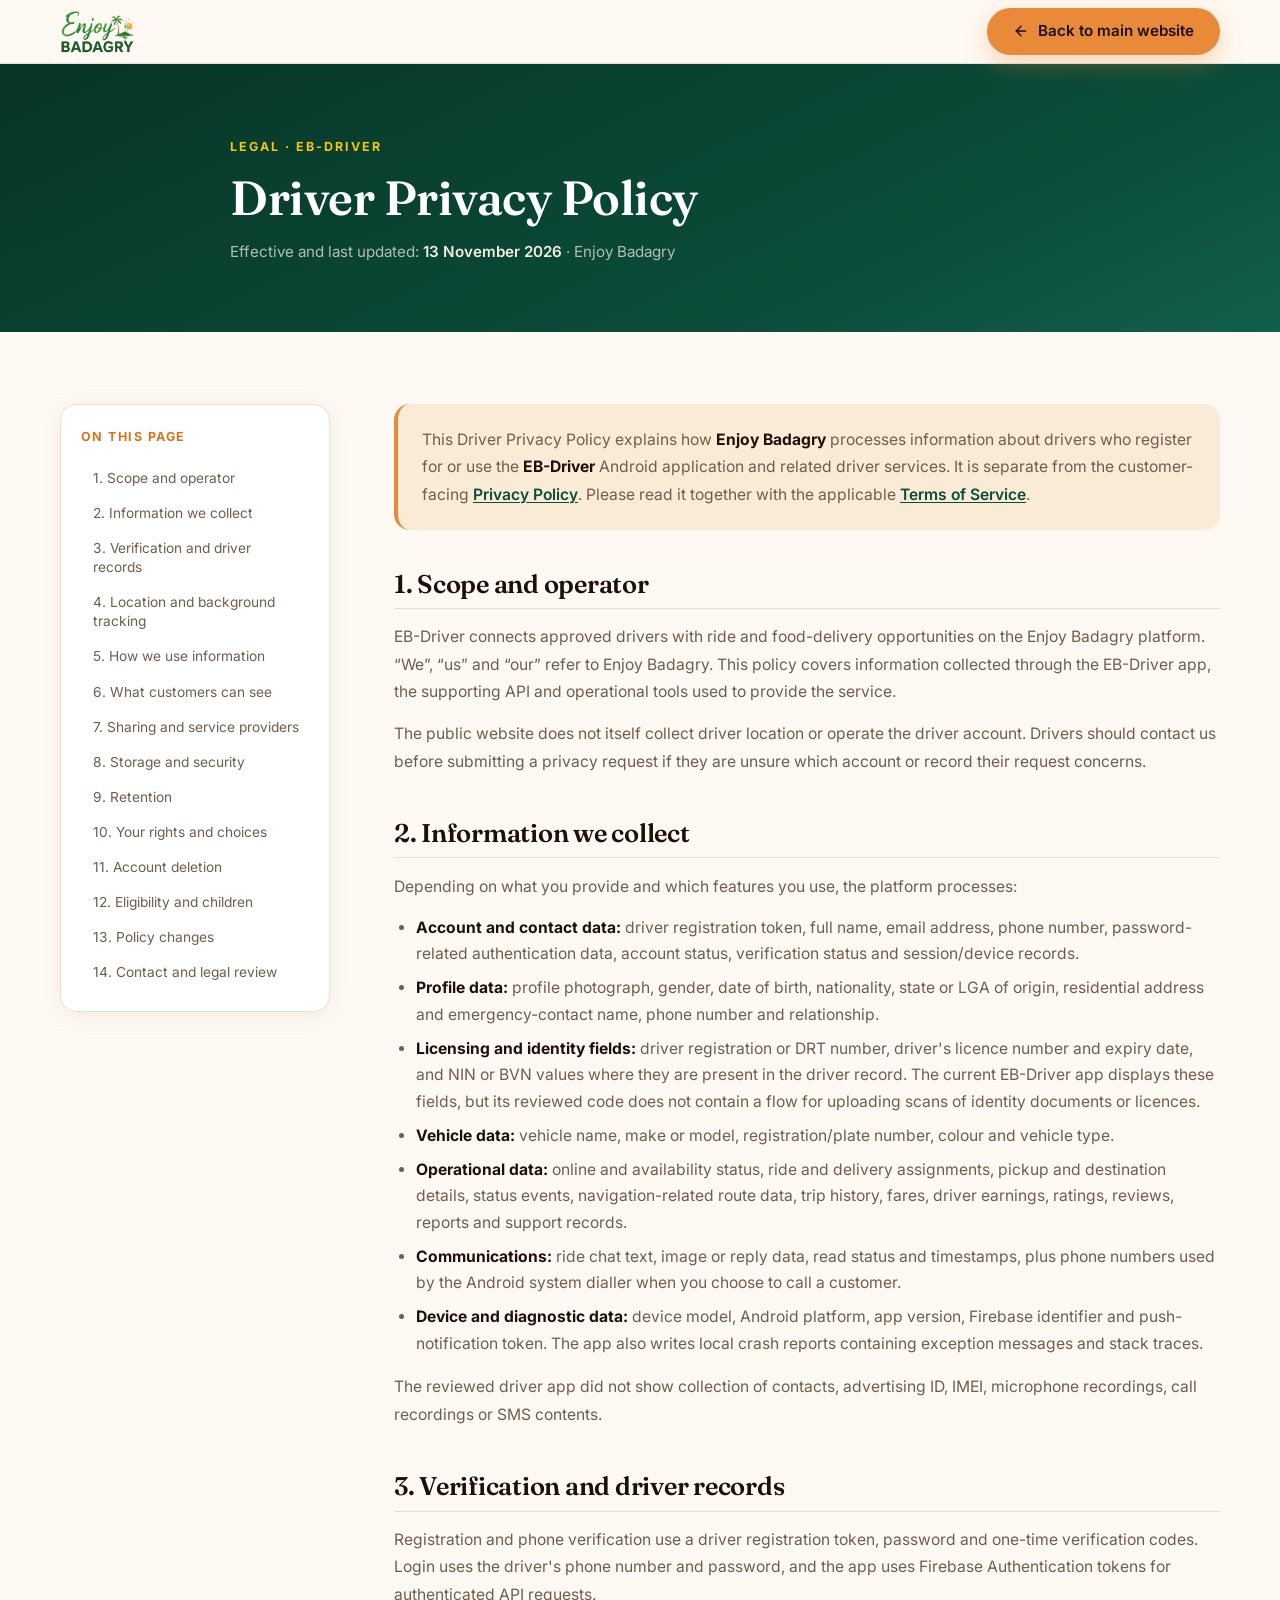
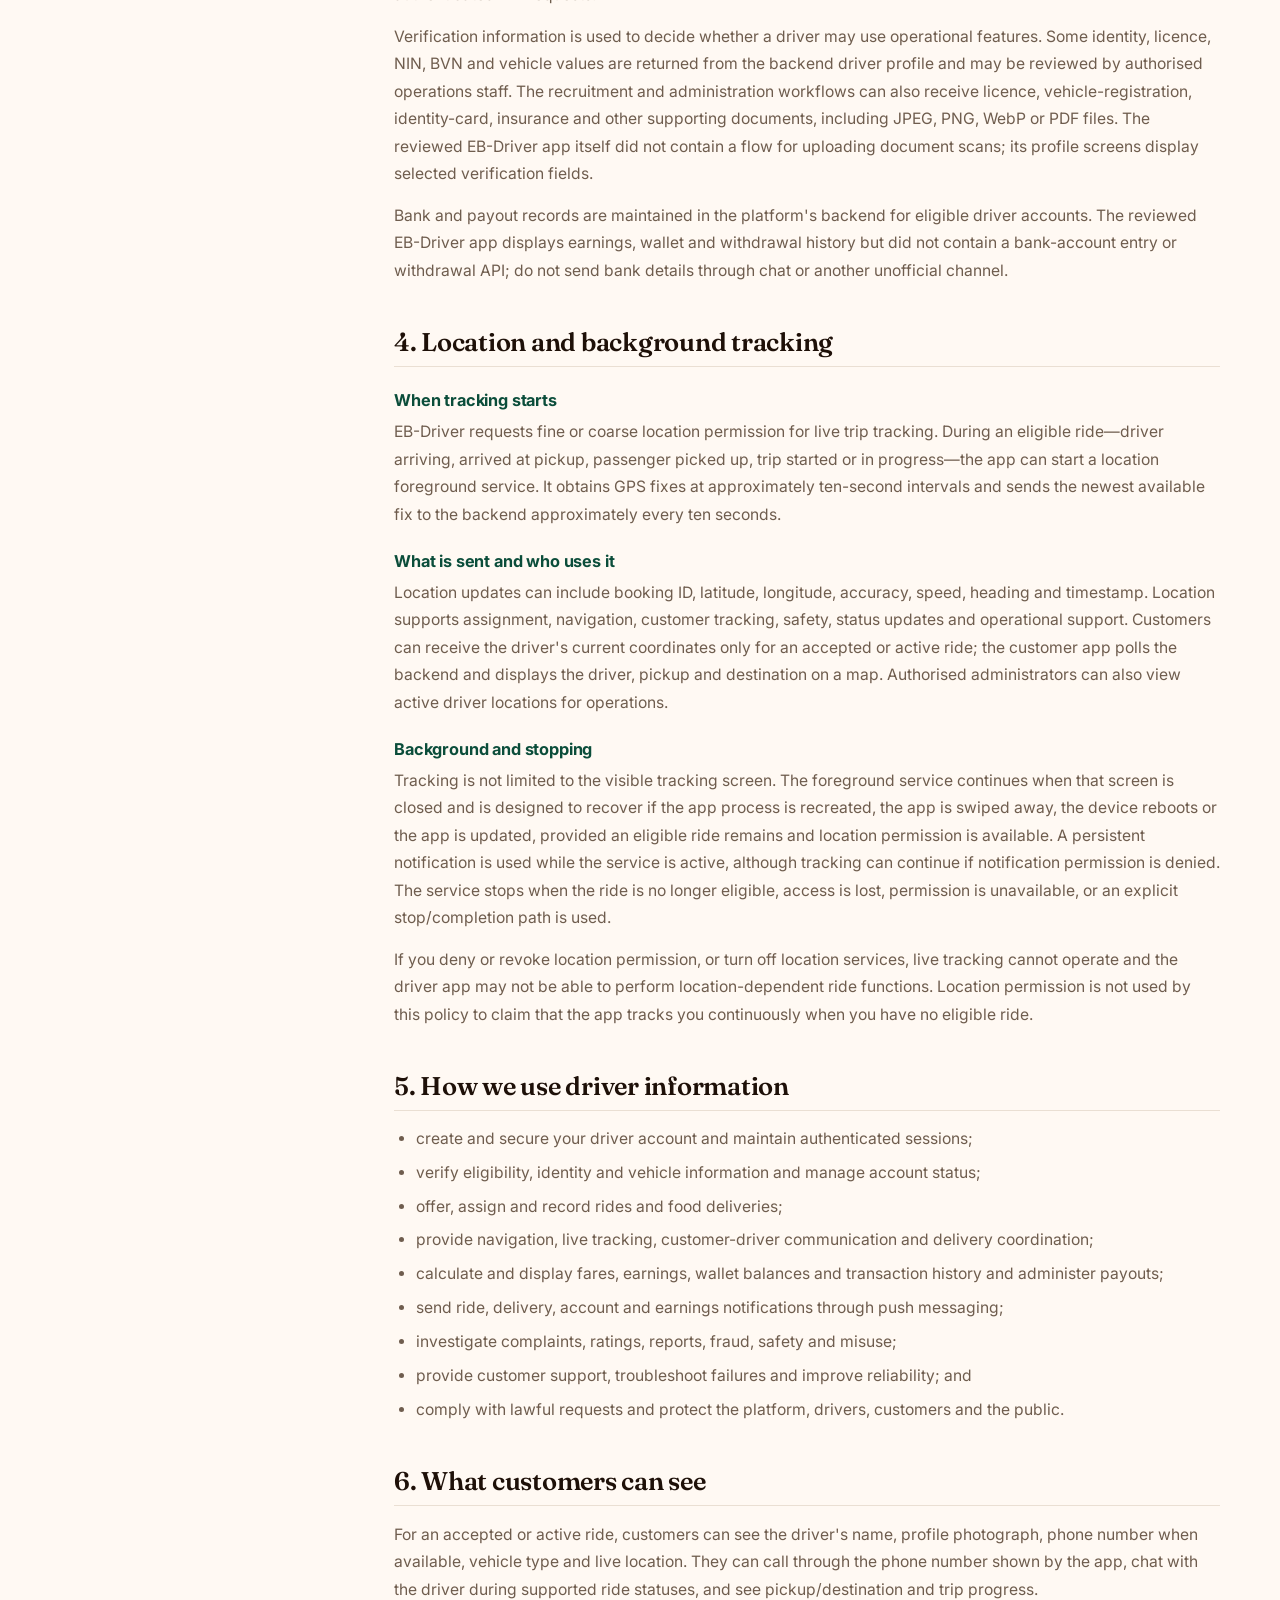
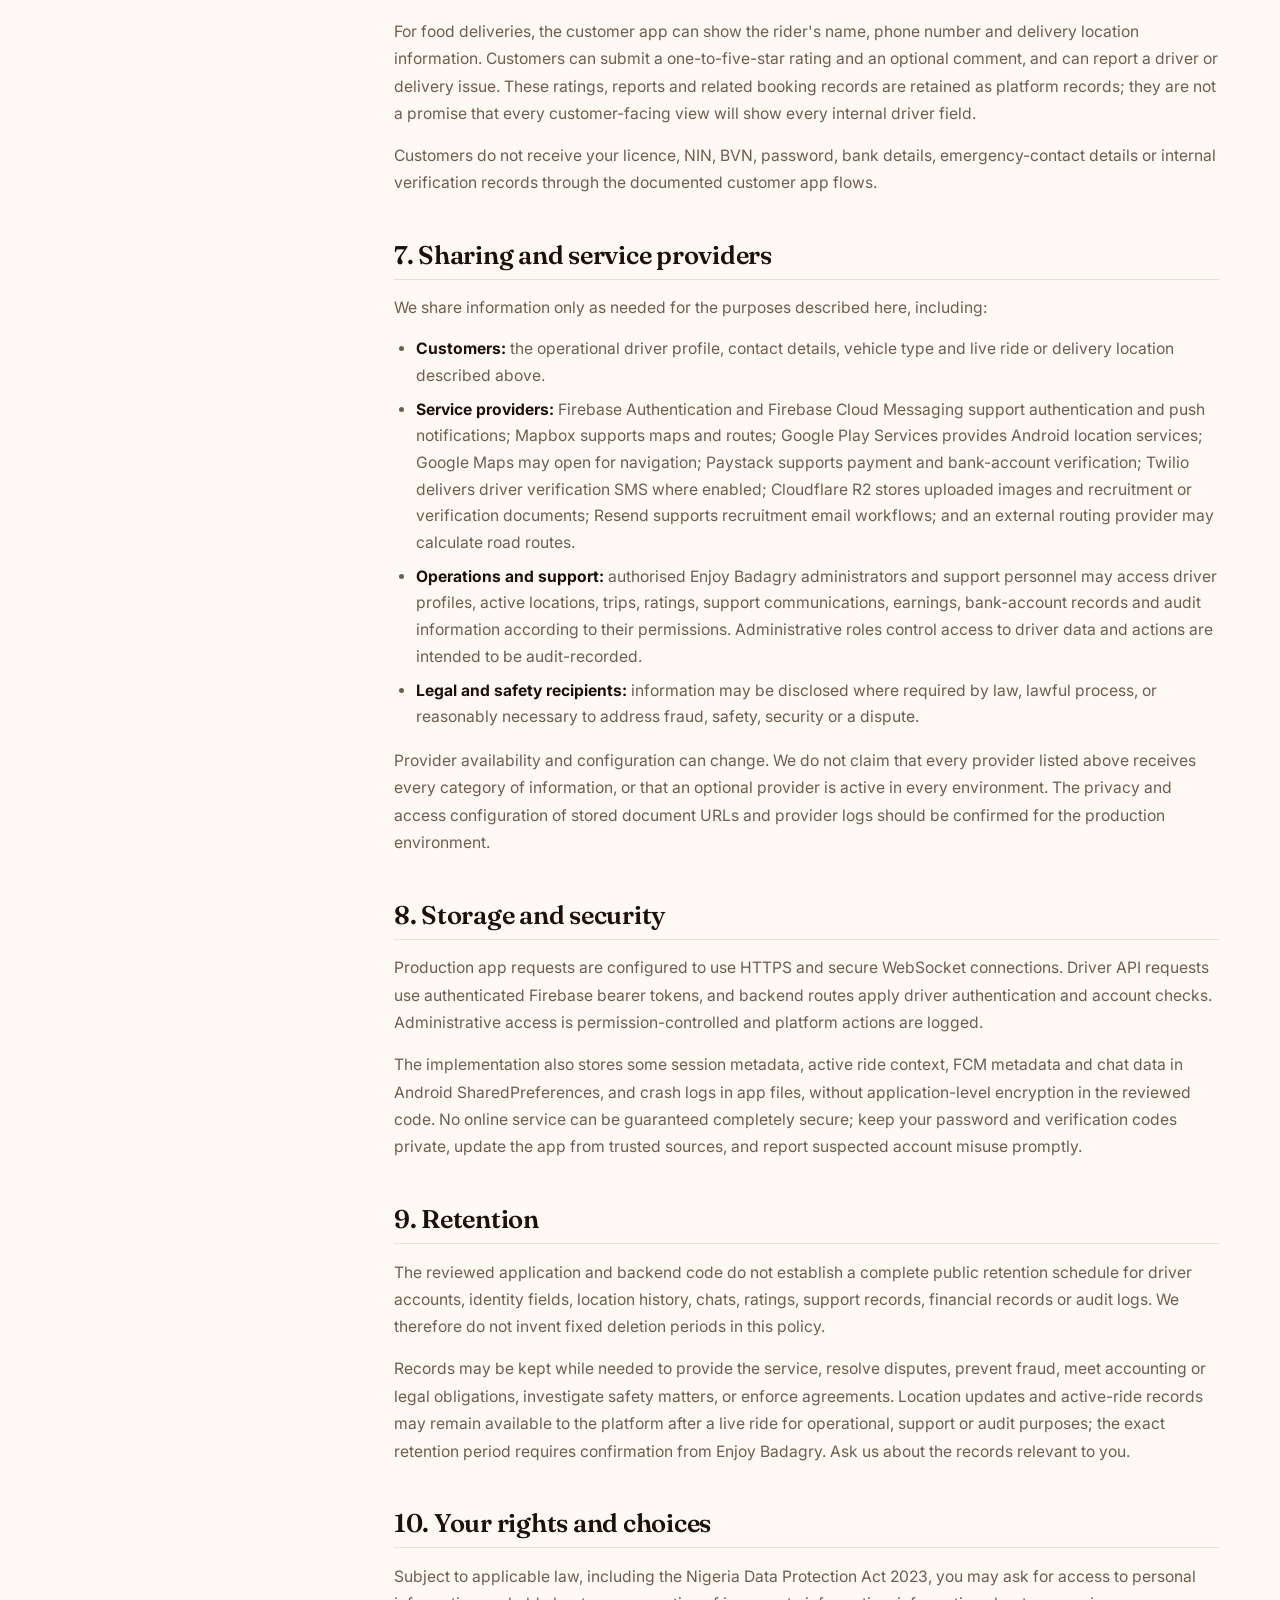
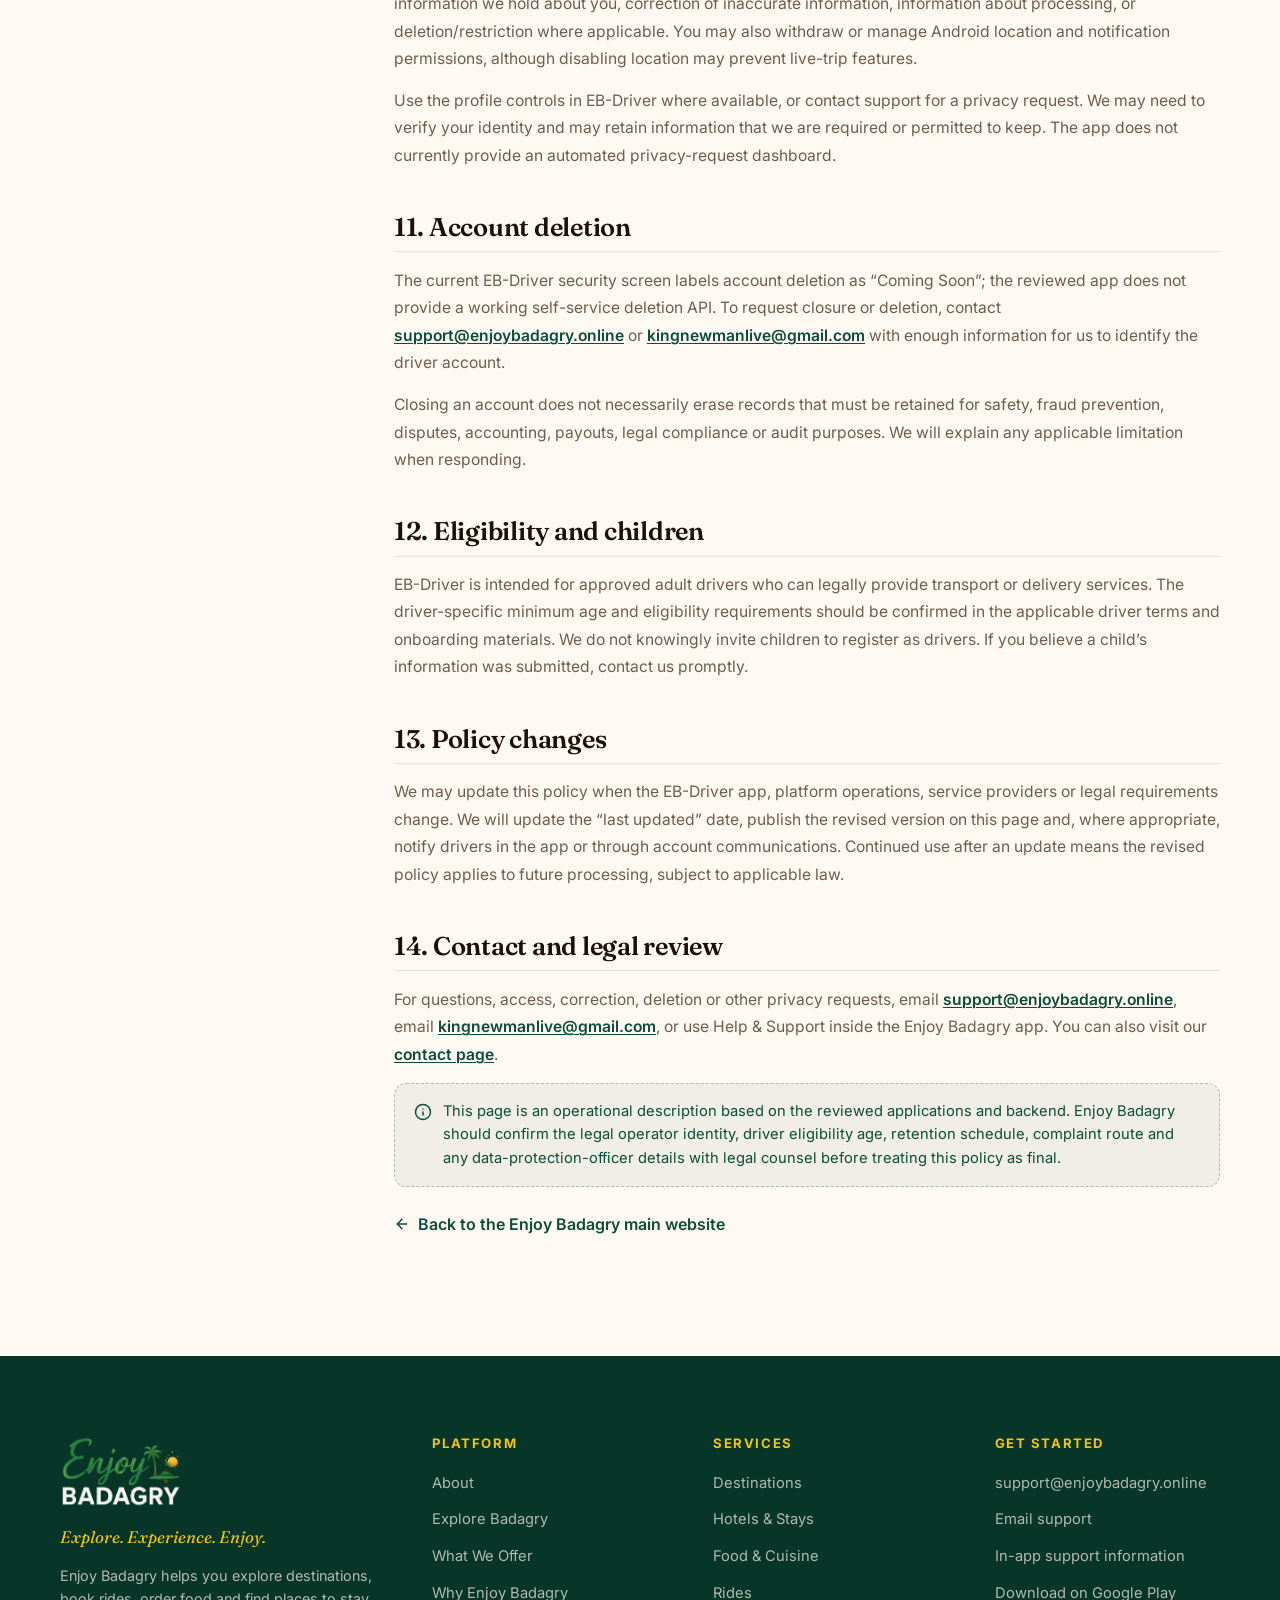
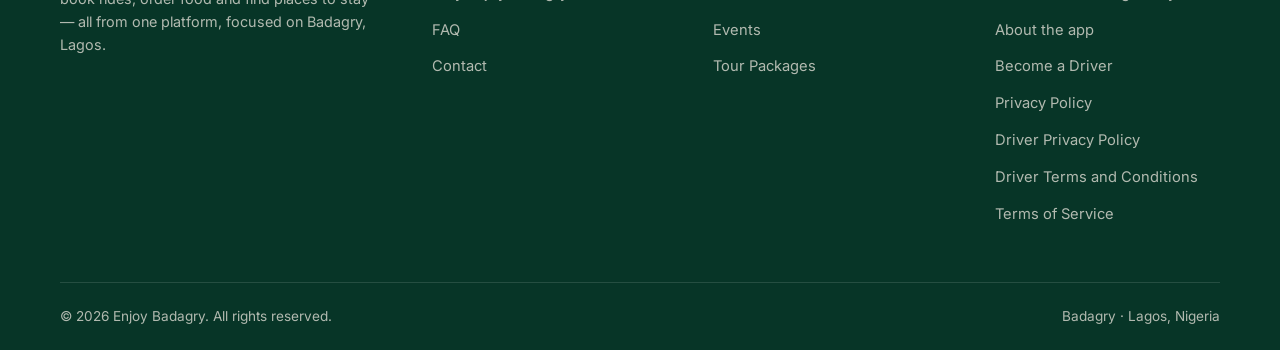
<file: driver-privacy-policy/index.html>
<!DOCTYPE html>
<html lang="en">
<head>
  <meta charset="UTF-8" />
  <meta name="viewport" content="width=device-width, initial-scale=1.0" />
  <meta name="theme-color" content="#0B4D3A" />
  <title>Driver Privacy Policy — Enjoy Badagry</title>
  <meta name="description" content="How Enjoy Badagry collects, uses, stores and shares information about drivers who use the EB-Driver application." />
  <meta name="robots" content="index, follow" />
  <link rel="canonical" href="https://enjoybadagry.online/driver-privacy-policy/" />
  <meta property="og:type" content="website" />
  <meta property="og:site_name" content="Enjoy Badagry" />
  <meta property="og:title" content="Driver Privacy Policy — Enjoy Badagry" />
  <meta property="og:description" content="How Enjoy Badagry handles information belonging to drivers using the EB-Driver application." />
  <meta property="og:url" content="https://enjoybadagry.online/driver-privacy-policy/" />
  <meta property="og:image" content="https://enjoybadagry.online/images/hero-beach.jpg" />
  <meta property="og:image:alt" content="Badagry coastline under a bright sky" />
  <meta property="og:locale" content="en_NG" />
  <meta name="twitter:card" content="summary_large_image" />
  <meta name="twitter:title" content="Driver Privacy Policy — Enjoy Badagry" />
  <meta name="twitter:description" content="How Enjoy Badagry handles information belonging to drivers using the EB-Driver application." />
  <meta name="twitter:image" content="https://enjoybadagry.online/images/hero-beach.jpg" />
  <link rel="icon" type="image/png" href="../images/favicon.png" />
  <link rel="apple-touch-icon" href="../images/favicon.png" />
  <link rel="preconnect" href="https://fonts.googleapis.com" />
  <link rel="preconnect" href="https://fonts.gstatic.com" crossorigin />
  <link href="https://fonts.googleapis.com/css2?family=Fraunces:ital,opsz,wght@0,9..144,500;0,9..144,600;0,9..144,700;1,9..144,500;1,9..144,600&family=Inter:wght@400;500;600;700&display=swap" rel="stylesheet" />
  <link rel="stylesheet" href="../css/styles.css" />
  <link rel="stylesheet" href="../css/policy.css" />
  <script type="application/ld+json">
  {
    "@context":"https://schema.org","@type":"WebPage",
    "@id":"https://enjoybadagry.online/driver-privacy-policy/#webpage",
    "url":"https://enjoybadagry.online/driver-privacy-policy/",
    "name":"Driver Privacy Policy — Enjoy Badagry",
    "description":"How Enjoy Badagry handles information belonging to drivers using the EB-Driver application.",
    "isPartOf":{"@type":"WebSite","@id":"https://enjoybadagry.online/#website","url":"https://enjoybadagry.online/","name":"Enjoy Badagry"},
    "about":{"@type":"Organization","@id":"https://enjoybadagry.online/#organization","name":"Enjoy Badagry","url":"https://enjoybadagry.online/","email":"support@enjoybadagry.online"},
    "inLanguage":"en"
  }
  </script>
</head>
<body>
  <a class="skip-link" href="#main">Skip to main content</a>
  <header class="pnav">
    <div class="container pnav__inner">
      <a class="pnav__brand" href="../index.html" aria-label="Enjoy Badagry — main website"><img src="../images/logo-light.png" alt="Enjoy Badagry" width="100" height="59" class="pnav__logo" /></a>
      <a class="btn btn--primary" href="../index.html"><svg width="16" height="16" viewBox="0 0 24 24" fill="none" stroke="currentColor" stroke-width="2.2" stroke-linecap="round" stroke-linejoin="round" aria-hidden="true"><path d="m12 19-7-7 7-7"/><path d="M19 12H5"/></svg> Back to main website</a>
    </div>
  </header>

  <main id="main">
    <section class="phero"><div class="container phero__inner"><p class="phero__eyebrow">Legal · EB-Driver</p><h1 class="phero__title">Driver Privacy Policy</h1><p class="phero__meta">Effective and last updated: <time datetime="2026-11-13">13 November 2026</time> · Enjoy Badagry</p></div></section>
    <div class="container playout">
      <aside class="ptoc" aria-label="Table of contents"><p class="ptoc__title">On this page</p><nav><ol class="ptoc__list">
        <li><a href="#scope">1. Scope and operator</a></li><li><a href="#collect">2. Information we collect</a></li><li><a href="#verification">3. Verification and driver records</a></li><li><a href="#location">4. Location and background tracking</a></li><li><a href="#use">5. How we use information</a></li><li><a href="#customers">6. What customers can see</a></li><li><a href="#sharing">7. Sharing and service providers</a></li><li><a href="#security">8. Storage and security</a></li><li><a href="#retention">9. Retention</a></li><li><a href="#rights">10. Your rights and choices</a></li><li><a href="#deletion">11. Account deletion</a></li><li><a href="#children">12. Eligibility and children</a></li><li><a href="#changes">13. Policy changes</a></li><li><a href="#contact">14. Contact and legal review</a></li>
      </ol></nav></aside>
      <article class="pdoc">
        <details class="ptoc-mobile"><summary>Table of contents</summary><ol class="ptoc__list">
          <li><a href="#scope">1. Scope and operator</a></li><li><a href="#collect">2. Information we collect</a></li><li><a href="#verification">3. Verification and driver records</a></li><li><a href="#location">4. Location and background tracking</a></li><li><a href="#use">5. How we use information</a></li><li><a href="#customers">6. What customers can see</a></li><li><a href="#sharing">7. Sharing and service providers</a></li><li><a href="#security">8. Storage and security</a></li><li><a href="#retention">9. Retention</a></li><li><a href="#rights">10. Your rights and choices</a></li><li><a href="#deletion">11. Account deletion</a></li><li><a href="#children">12. Eligibility and children</a></li><li><a href="#changes">13. Policy changes</a></li><li><a href="#contact">14. Contact and legal review</a></li>
        </ol></details>

        <div class="pdoc__intro"><p>This Driver Privacy Policy explains how <strong>Enjoy Badagry</strong> processes information about drivers who register for or use the <strong>EB-Driver</strong> Android application and related driver services. It is separate from the customer-facing <a href="../privacy-policy/">Privacy Policy</a>. Please read it together with the applicable <a href="../terms/">Terms of Service</a>.</p></div>

        <section id="scope"><h2>1. Scope and operator</h2><p>EB-Driver connects approved drivers with ride and food-delivery opportunities on the Enjoy Badagry platform. “We”, “us” and “our” refer to Enjoy Badagry. This policy covers information collected through the EB-Driver app, the supporting API and operational tools used to provide the service.</p><p>The public website does not itself collect driver location or operate the driver account. Drivers should contact us before submitting a privacy request if they are unsure which account or record their request concerns.</p></section>

        <section id="collect"><h2>2. Information we collect</h2><p>Depending on what you provide and which features you use, the platform processes:</p><ul><li><strong>Account and contact data:</strong> driver registration token, full name, email address, phone number, password-related authentication data, account status, verification status and session/device records.</li><li><strong>Profile data:</strong> profile photograph, gender, date of birth, nationality, state or LGA of origin, residential address and emergency-contact name, phone number and relationship.</li><li><strong>Licensing and identity fields:</strong> driver registration or DRT number, driver's licence number and expiry date, and NIN or BVN values where they are present in the driver record. The current EB-Driver app displays these fields, but its reviewed code does not contain a flow for uploading scans of identity documents or licences.</li><li><strong>Vehicle data:</strong> vehicle name, make or model, registration/plate number, colour and vehicle type.</li><li><strong>Operational data:</strong> online and availability status, ride and delivery assignments, pickup and destination details, status events, navigation-related route data, trip history, fares, driver earnings, ratings, reviews, reports and support records.</li><li><strong>Communications:</strong> ride chat text, image or reply data, read status and timestamps, plus phone numbers used by the Android system dialler when you choose to call a customer.</li><li><strong>Device and diagnostic data:</strong> device model, Android platform, app version, Firebase identifier and push-notification token. The app also writes local crash reports containing exception messages and stack traces.</li></ul><p>The reviewed driver app did not show collection of contacts, advertising ID, IMEI, microphone recordings, call recordings or SMS contents.</p></section>

        <section id="verification"><h2>3. Verification and driver records</h2><p>Registration and phone verification use a driver registration token, password and one-time verification codes. Login uses the driver's phone number and password, and the app uses Firebase Authentication tokens for authenticated API requests.</p><p>Verification information is used to decide whether a driver may use operational features. Some identity, licence, NIN, BVN and vehicle values are returned from the backend driver profile and may be reviewed by authorised operations staff. The recruitment and administration workflows can also receive licence, vehicle-registration, identity-card, insurance and other supporting documents, including JPEG, PNG, WebP or PDF files. The reviewed EB-Driver app itself did not contain a flow for uploading document scans; its profile screens display selected verification fields.</p><p>Bank and payout records are maintained in the platform's backend for eligible driver accounts. The reviewed EB-Driver app displays earnings, wallet and withdrawal history but did not contain a bank-account entry or withdrawal API; do not send bank details through chat or another unofficial channel.</p></section>

        <section id="location"><h2>4. Location and background tracking</h2><h3>When tracking starts</h3><p>EB-Driver requests fine or coarse location permission for live trip tracking. During an eligible ride—driver arriving, arrived at pickup, passenger picked up, trip started or in progress—the app can start a location foreground service. It obtains GPS fixes at approximately ten-second intervals and sends the newest available fix to the backend approximately every ten seconds.</p><h3>What is sent and who uses it</h3><p>Location updates can include booking ID, latitude, longitude, accuracy, speed, heading and timestamp. Location supports assignment, navigation, customer tracking, safety, status updates and operational support. Customers can receive the driver's current coordinates only for an accepted or active ride; the customer app polls the backend and displays the driver, pickup and destination on a map. Authorised administrators can also view active driver locations for operations.</p><h3>Background and stopping</h3><p>Tracking is not limited to the visible tracking screen. The foreground service continues when that screen is closed and is designed to recover if the app process is recreated, the app is swiped away, the device reboots or the app is updated, provided an eligible ride remains and location permission is available. A persistent notification is used while the service is active, although tracking can continue if notification permission is denied. The service stops when the ride is no longer eligible, access is lost, permission is unavailable, or an explicit stop/completion path is used.</p><p>If you deny or revoke location permission, or turn off location services, live tracking cannot operate and the driver app may not be able to perform location-dependent ride functions. Location permission is not used by this policy to claim that the app tracks you continuously when you have no eligible ride.</p></section>

        <section id="use"><h2>5. How we use driver information</h2><ul><li>create and secure your driver account and maintain authenticated sessions;</li><li>verify eligibility, identity and vehicle information and manage account status;</li><li>offer, assign and record rides and food deliveries;</li><li>provide navigation, live tracking, customer-driver communication and delivery coordination;</li><li>calculate and display fares, earnings, wallet balances and transaction history and administer payouts;</li><li>send ride, delivery, account and earnings notifications through push messaging;</li><li>investigate complaints, ratings, reports, fraud, safety and misuse;</li><li>provide customer support, troubleshoot failures and improve reliability; and</li><li>comply with lawful requests and protect the platform, drivers, customers and the public.</li></ul></section>

        <section id="customers"><h2>6. What customers can see</h2><p>For an accepted or active ride, customers can see the driver's name, profile photograph, phone number when available, vehicle type and live location. They can call through the phone number shown by the app, chat with the driver during supported ride statuses, and see pickup/destination and trip progress.</p><p>For food deliveries, the customer app can show the rider's name, phone number and delivery location information. Customers can submit a one-to-five-star rating and an optional comment, and can report a driver or delivery issue. These ratings, reports and related booking records are retained as platform records; they are not a promise that every customer-facing view will show every internal driver field.</p><p>Customers do not receive your licence, NIN, BVN, password, bank details, emergency-contact details or internal verification records through the documented customer app flows.</p></section>

        <section id="sharing"><h2>7. Sharing and service providers</h2><p>We share information only as needed for the purposes described here, including:</p><ul><li><strong>Customers:</strong> the operational driver profile, contact details, vehicle type and live ride or delivery location described above.</li><li><strong>Service providers:</strong> Firebase Authentication and Firebase Cloud Messaging support authentication and push notifications; Mapbox supports maps and routes; Google Play Services provides Android location services; Google Maps may open for navigation; Paystack supports payment and bank-account verification; Twilio delivers driver verification SMS where enabled; Cloudflare R2 stores uploaded images and recruitment or verification documents; Resend supports recruitment email workflows; and an external routing provider may calculate road routes.</li><li><strong>Operations and support:</strong> authorised Enjoy Badagry administrators and support personnel may access driver profiles, active locations, trips, ratings, support communications, earnings, bank-account records and audit information according to their permissions. Administrative roles control access to driver data and actions are intended to be audit-recorded.</li><li><strong>Legal and safety recipients:</strong> information may be disclosed where required by law, lawful process, or reasonably necessary to address fraud, safety, security or a dispute.</li></ul><p>Provider availability and configuration can change. We do not claim that every provider listed above receives every category of information, or that an optional provider is active in every environment. The privacy and access configuration of stored document URLs and provider logs should be confirmed for the production environment.</p></section>

        <section id="security"><h2>8. Storage and security</h2><p>Production app requests are configured to use HTTPS and secure WebSocket connections. Driver API requests use authenticated Firebase bearer tokens, and backend routes apply driver authentication and account checks. Administrative access is permission-controlled and platform actions are logged.</p><p>The implementation also stores some session metadata, active ride context, FCM metadata and chat data in Android SharedPreferences, and crash logs in app files, without application-level encryption in the reviewed code. No online service can be guaranteed completely secure; keep your password and verification codes private, update the app from trusted sources, and report suspected account misuse promptly.</p></section>

        <section id="retention"><h2>9. Retention</h2><p>The reviewed application and backend code do not establish a complete public retention schedule for driver accounts, identity fields, location history, chats, ratings, support records, financial records or audit logs. We therefore do not invent fixed deletion periods in this policy.</p><p>Records may be kept while needed to provide the service, resolve disputes, prevent fraud, meet accounting or legal obligations, investigate safety matters, or enforce agreements. Location updates and active-ride records may remain available to the platform after a live ride for operational, support or audit purposes; the exact retention period requires confirmation from Enjoy Badagry. Ask us about the records relevant to you.</p></section>

        <section id="rights"><h2>10. Your rights and choices</h2><p>Subject to applicable law, including the Nigeria Data Protection Act 2023, you may ask for access to personal information we hold about you, correction of inaccurate information, information about processing, or deletion/restriction where applicable. You may also withdraw or manage Android location and notification permissions, although disabling location may prevent live-trip features.</p><p>Use the profile controls in EB-Driver where available, or contact support for a privacy request. We may need to verify your identity and may retain information that we are required or permitted to keep. The app does not currently provide an automated privacy-request dashboard.</p></section>

        <section id="deletion"><h2>11. Account deletion</h2><p>The current EB-Driver security screen labels account deletion as “Coming Soon”; the reviewed app does not provide a working self-service deletion API. To request closure or deletion, contact <a href="mailto:support@enjoybadagry.online">support@enjoybadagry.online</a> or <a href="mailto:kingnewmanlive@gmail.com">kingnewmanlive@gmail.com</a> with enough information for us to identify the driver account.</p><p>Closing an account does not necessarily erase records that must be retained for safety, fraud prevention, disputes, accounting, payouts, legal compliance or audit purposes. We will explain any applicable limitation when responding.</p></section>

        <section id="children"><h2>12. Eligibility and children</h2><p>EB-Driver is intended for approved adult drivers who can legally provide transport or delivery services. The driver-specific minimum age and eligibility requirements should be confirmed in the applicable driver terms and onboarding materials. We do not knowingly invite children to register as drivers. If you believe a child’s information was submitted, contact us promptly.</p></section>

        <section id="changes"><h2>13. Policy changes</h2><p>We may update this policy when the EB-Driver app, platform operations, service providers or legal requirements change. We will update the “last updated” date, publish the revised version on this page and, where appropriate, notify drivers in the app or through account communications. Continued use after an update means the revised policy applies to future processing, subject to applicable law.</p></section>

        <section id="contact"><h2>14. Contact and legal review</h2><p>For questions, access, correction, deletion or other privacy requests, email <a href="mailto:support@enjoybadagry.online">support@enjoybadagry.online</a>, email <a href="mailto:kingnewmanlive@gmail.com">kingnewmanlive@gmail.com</a>, or use Help &amp; Support inside the Enjoy Badagry app. You can also visit our <a href="../contact/">contact page</a>.</p><div class="pdoc__note"><svg width="18" height="18" viewBox="0 0 24 24" fill="none" stroke="currentColor" stroke-width="2" stroke-linecap="round" stroke-linejoin="round" aria-hidden="true"><circle cx="12" cy="12" r="10"/><path d="M12 16v-4"/><path d="M12 8h.01"/></svg><span>This page is an operational description based on the reviewed applications and backend. Enjoy Badagry should confirm the legal operator identity, driver eligibility age, retention schedule, complaint route and any data-protection-officer details with legal counsel before treating this policy as final.</span></div><a class="pdoc__back" href="../index.html"><svg width="16" height="16" viewBox="0 0 24 24" fill="none" stroke="currentColor" stroke-width="2.2" stroke-linecap="round" stroke-linejoin="round" aria-hidden="true"><path d="m12 19-7-7 7-7"/><path d="M19 12H5"/></svg> Back to the Enjoy Badagry main website</a></section>
      </article>
    </div>
  </main>

  <footer class="footer"><div class="container footer__grid">
    <div class="footer__brand"><img src="../images/logo-dark.png" alt="Enjoy Badagry" width="122" height="72" class="footer__logo"/><p class="footer__tagline">Explore. Experience. Enjoy.</p><p class="footer__desc">Enjoy Badagry helps you explore destinations, book rides, order food and find places to stay — all from one platform, focused on Badagry, Lagos.</p></div>
    <nav class="footer__col" aria-label="Footer — platform"><h3 class="footer__heading">Platform</h3><ul class="footer__links" role="list"><li><a href="../index.html#about">About</a></li><li><a href="../index.html#explore">Explore Badagry</a></li><li><a href="../index.html#offer">What We Offer</a></li><li><a href="../index.html#why">Why Enjoy Badagry</a></li><li><a href="../index.html#faq">FAQ</a></li><li><a href="../contact/">Contact</a></li></ul></nav>
    <nav class="footer__col" aria-label="Footer — services"><h3 class="footer__heading">Services</h3><ul class="footer__links" role="list"><li><a href="../index.html#offer">Destinations</a></li><li><a href="../index.html#offer">Hotels &amp; Stays</a></li><li><a href="../index.html#offer">Food &amp; Cuisine</a></li><li><a href="../index.html#offer">Rides</a></li><li><a href="../index.html#offer">Events</a></li><li><a href="../index.html#offer">Tour Packages</a></li></ul></nav>
    <div class="footer__col"><h3 class="footer__heading">Get started</h3><ul class="footer__links" role="list"><li><a href="mailto:support@enjoybadagry.online">support@enjoybadagry.online</a></li><li><a href="mailto:kingnewmanlive@gmail.com">Email support</a></li><li><a href="../contact/#channels">In-app support information</a></li><li><a href="https://play.google.com/store/apps/details?id=com.kingnewman.enjoybadagry" target="_blank" rel="noopener noreferrer">Download on Google Play</a></li><li><a href="../index.html#app">About the app</a></li><li><a href="../become-a-driver/">Become a Driver</a></li><li><a href="../privacy-policy/">Privacy Policy</a></li><li><a href="../driver-privacy-policy/" aria-current="page">Driver Privacy Policy</a></li><li><a href="../driver-terms-and-conditions/">Driver Terms and Conditions</a></li><li><a href="../terms/">Terms of Service</a></li></ul></div>
  </div><div class="container footer__bottom"><p>&copy; <span id="year">2026</span> Enjoy Badagry. All rights reserved.</p><p>Badagry · Lagos, Nigeria</p></div></footer>
  <button class="to-top" id="to-top" type="button" aria-label="Back to top" hidden><svg width="20" height="20" viewBox="0 0 24 24" fill="none" stroke="currentColor" stroke-width="2.2" stroke-linecap="round" stroke-linejoin="round" aria-hidden="true"><path d="m18 15-6-6-6 6"/></svg></button>
  <script src="../js/main.js" defer></script><script src="../js/policy.js" defer></script>
</body>
</html>
</file>
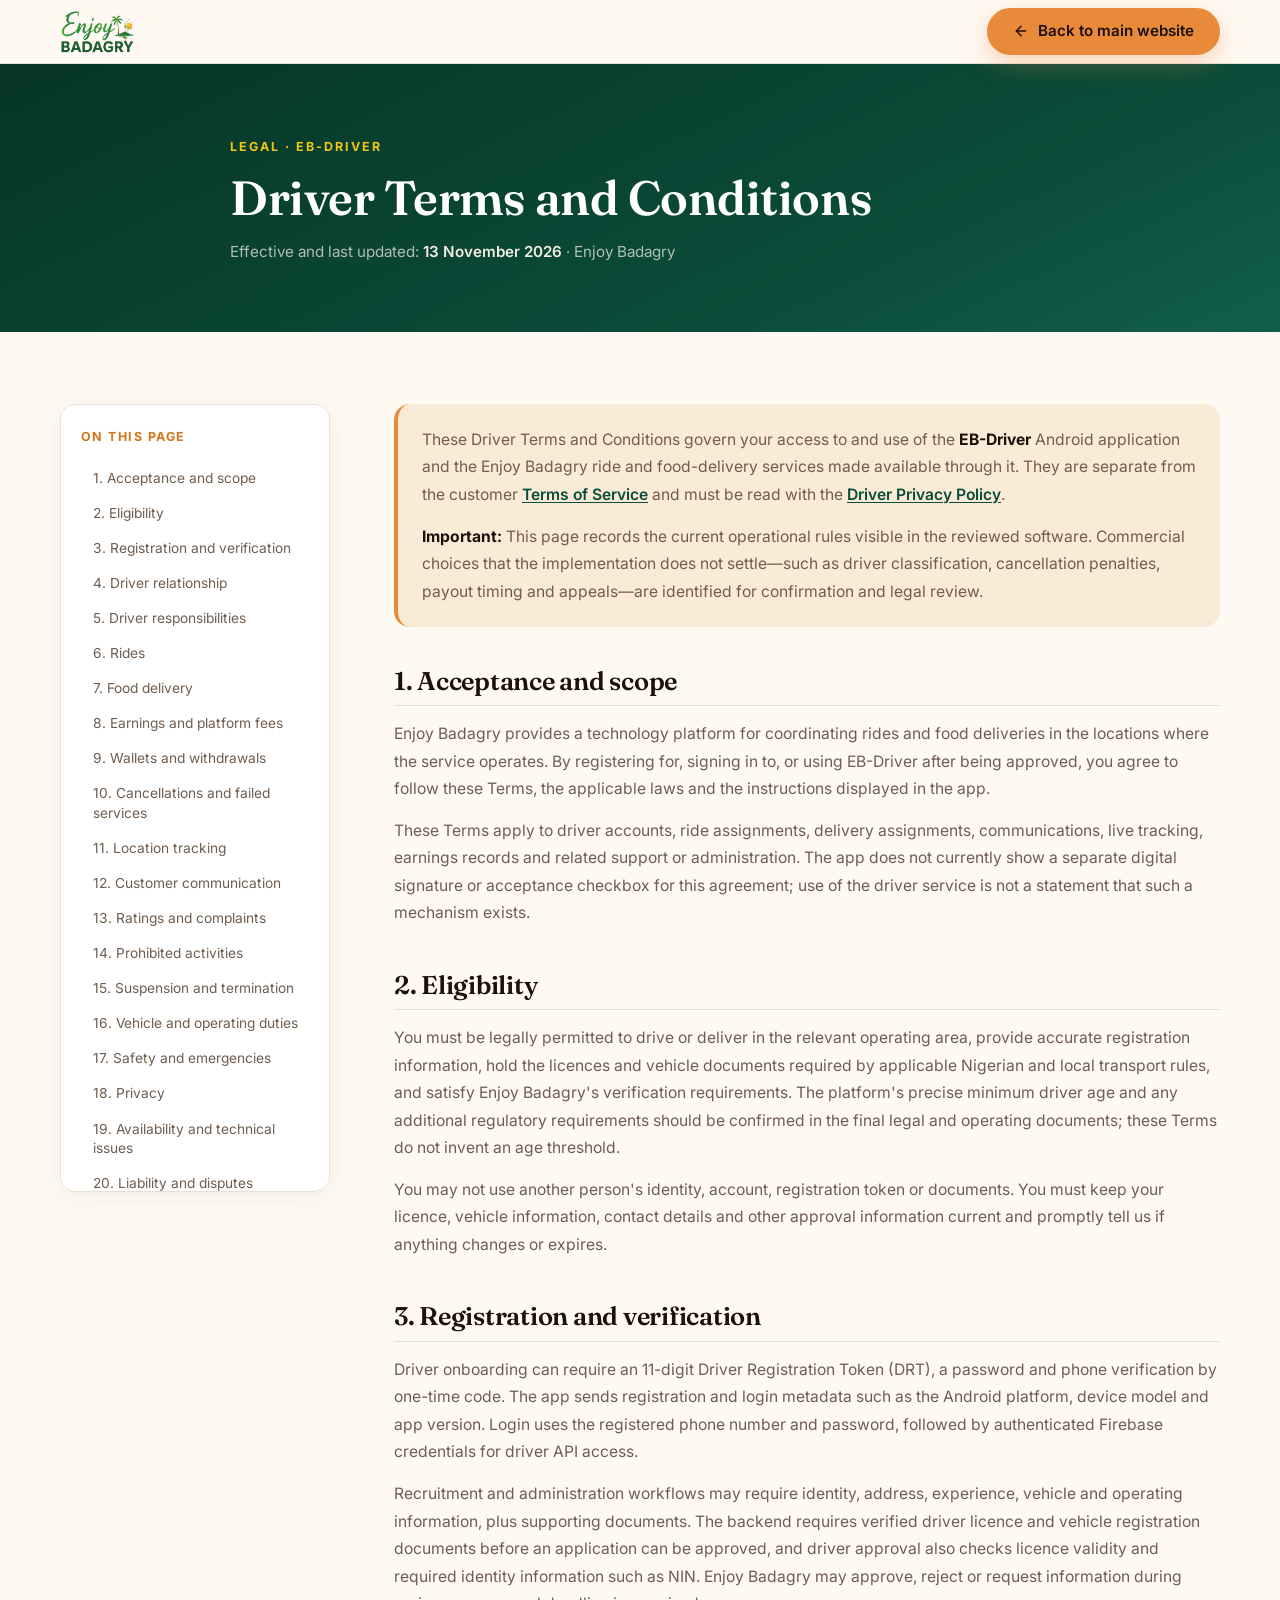
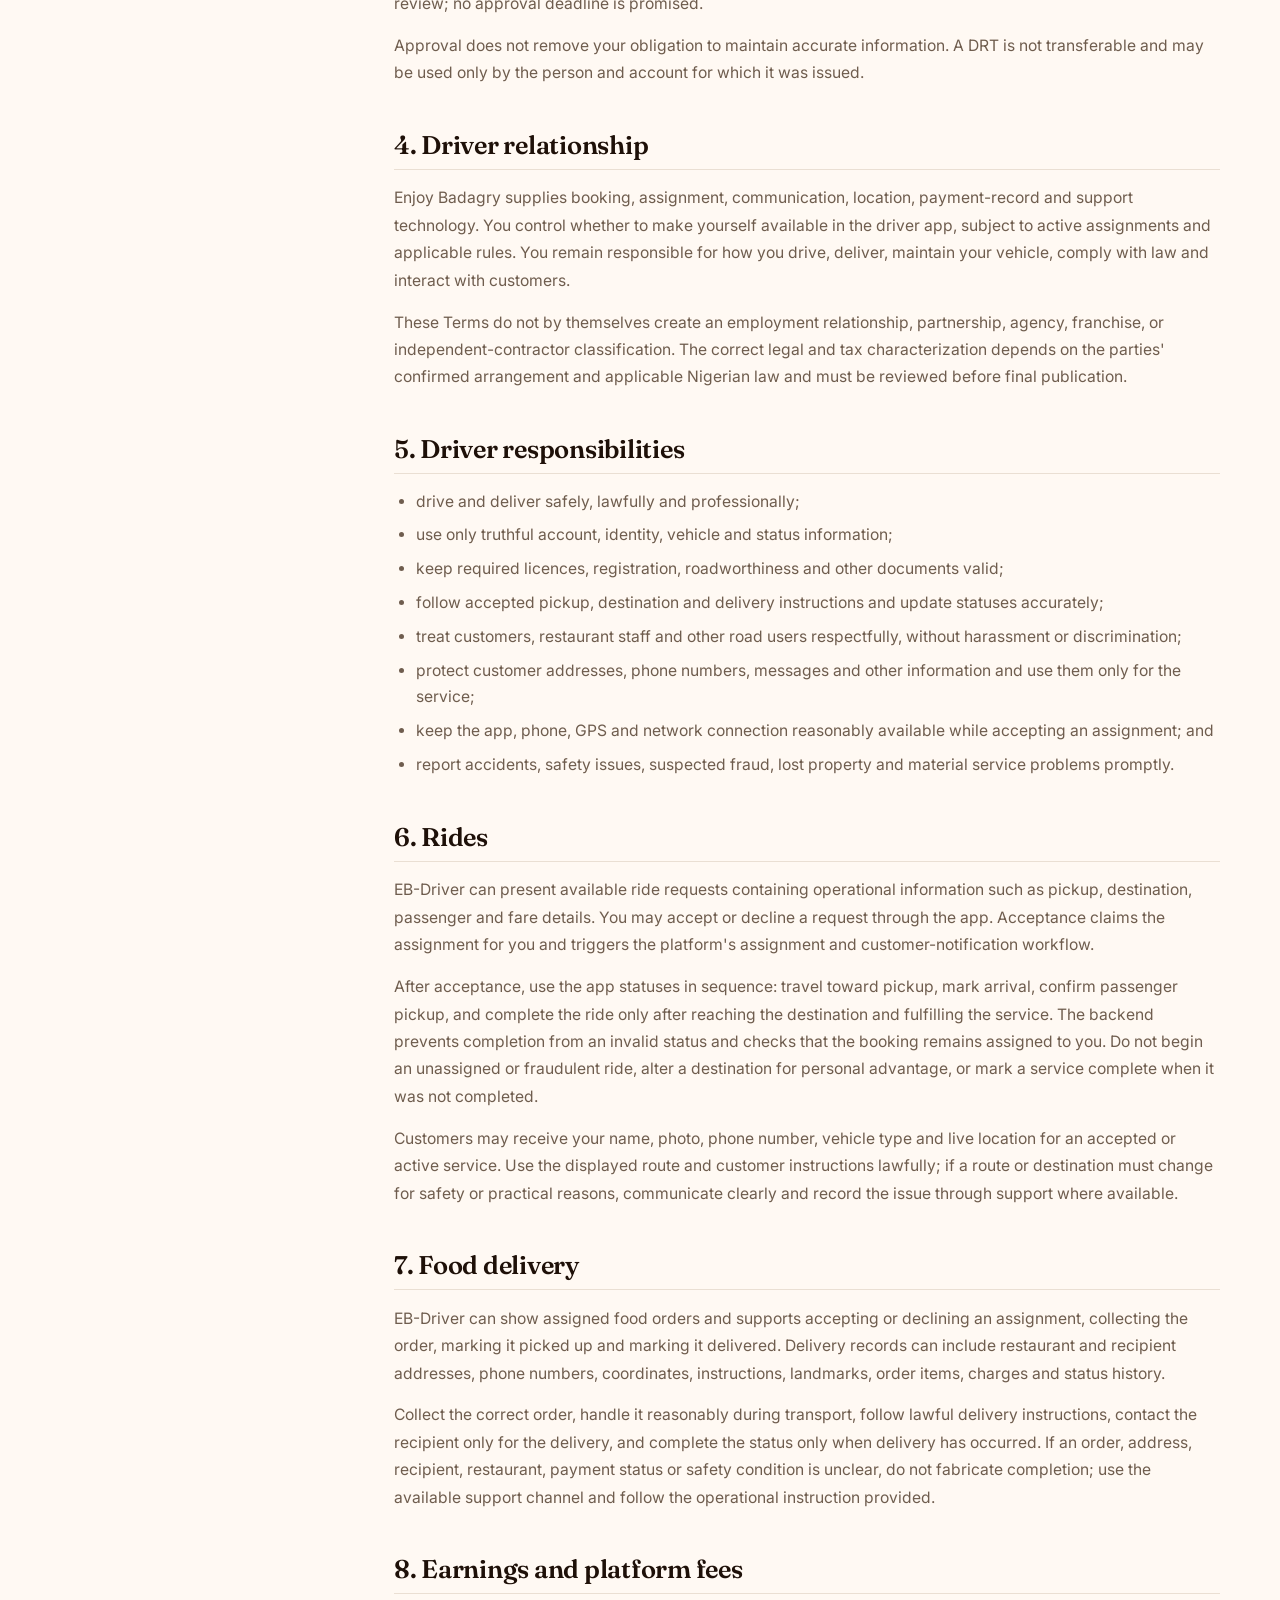
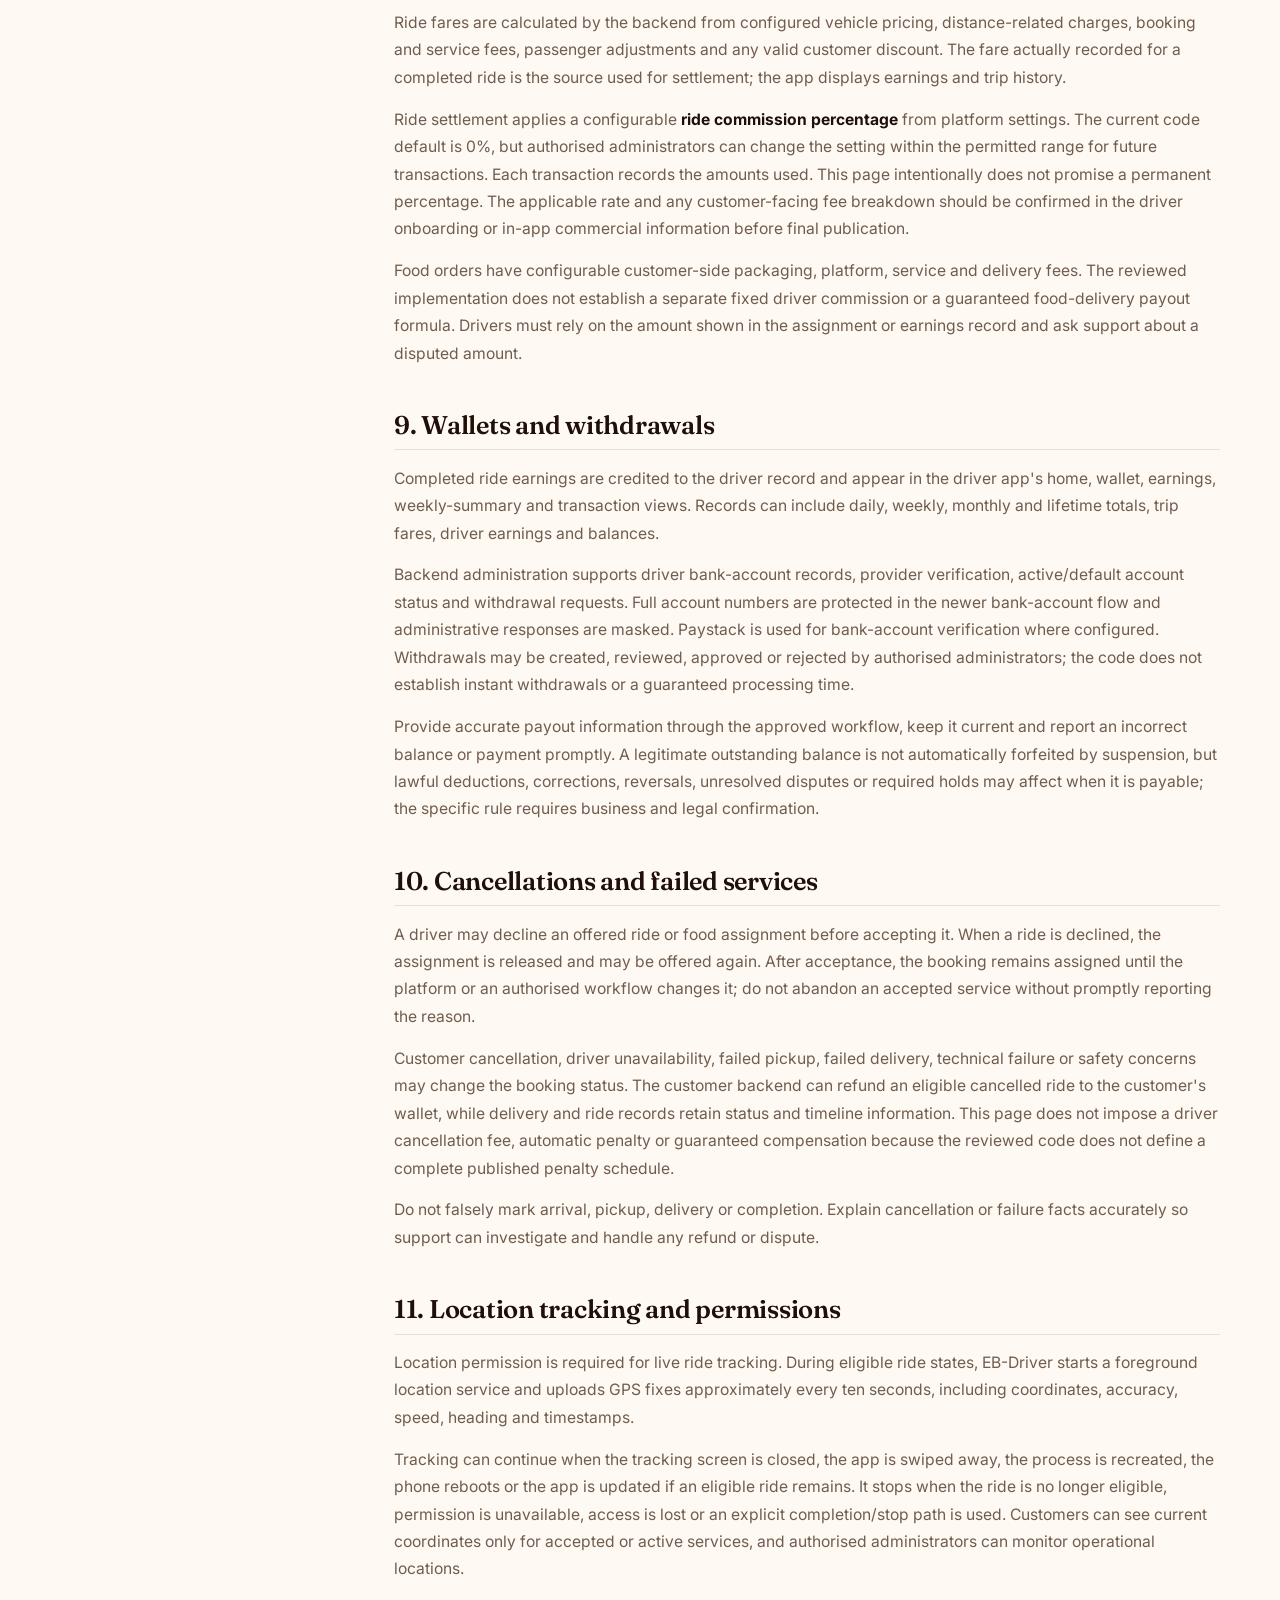
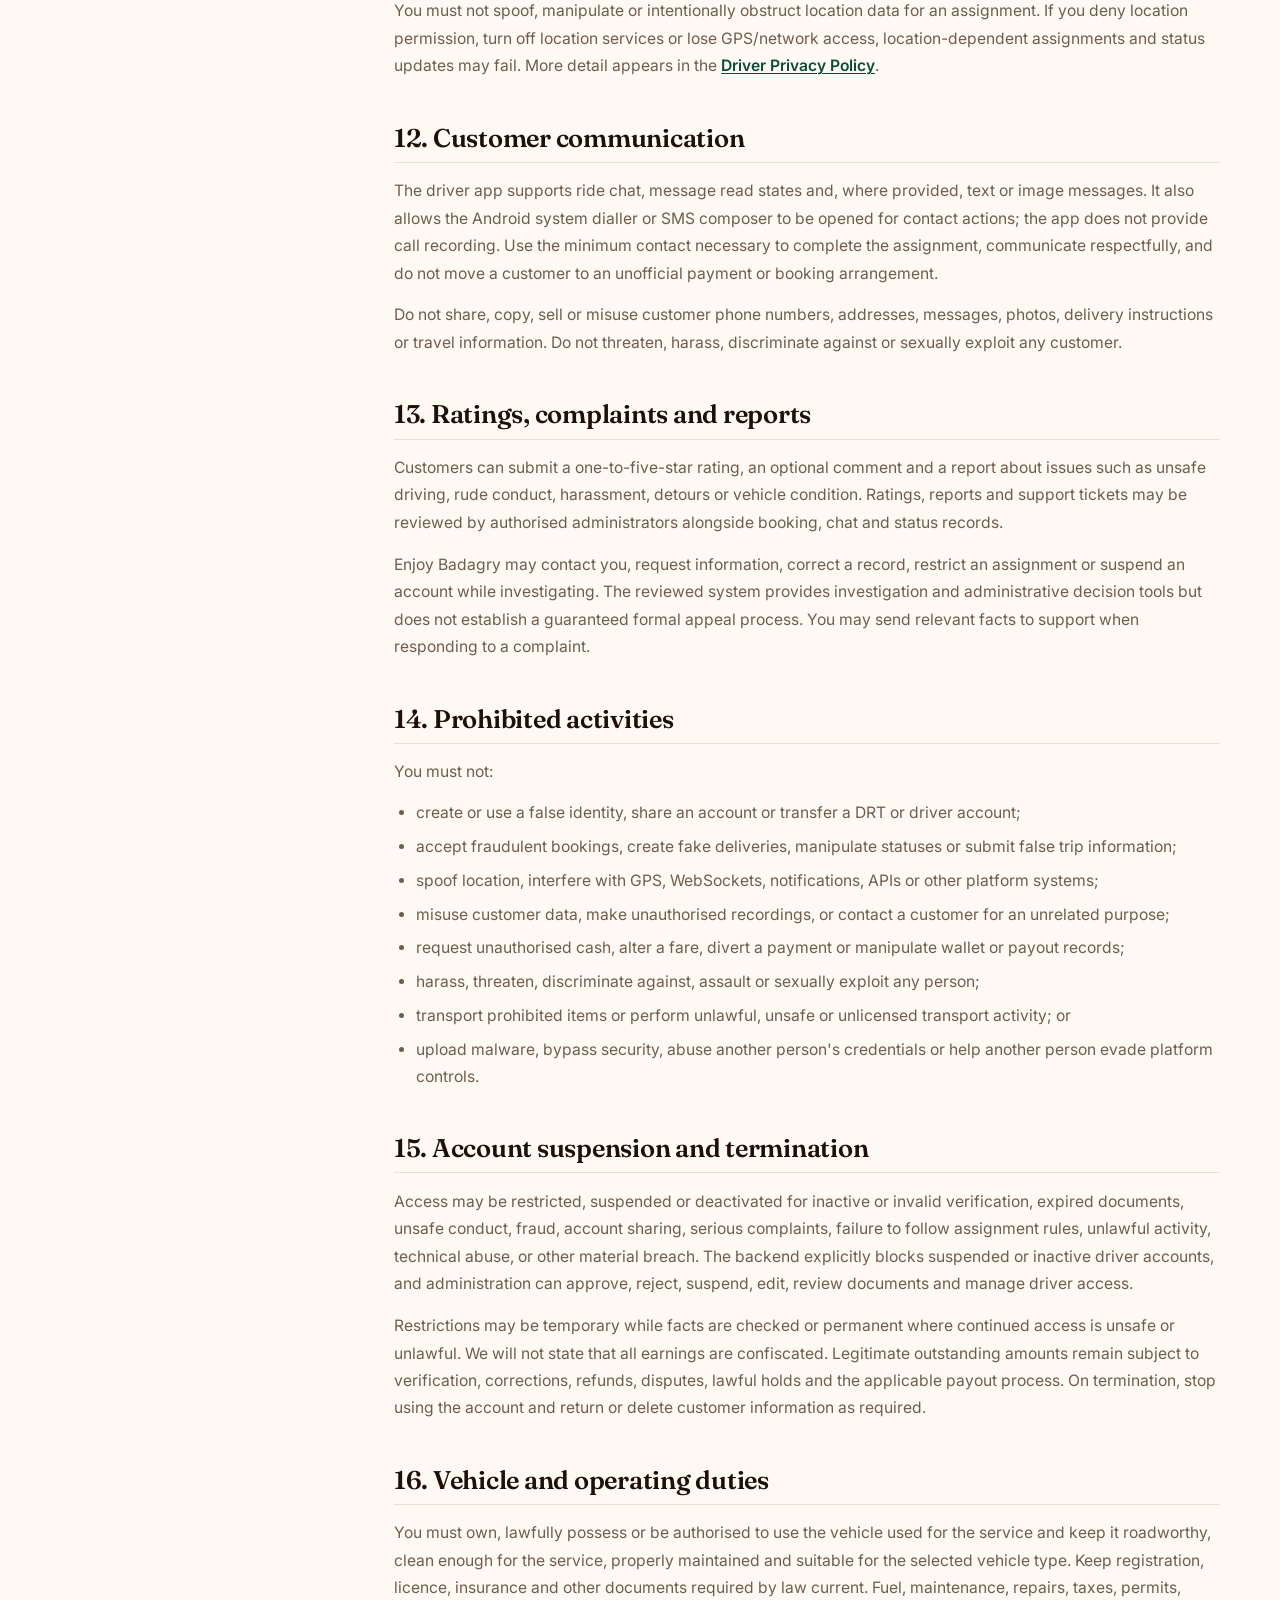
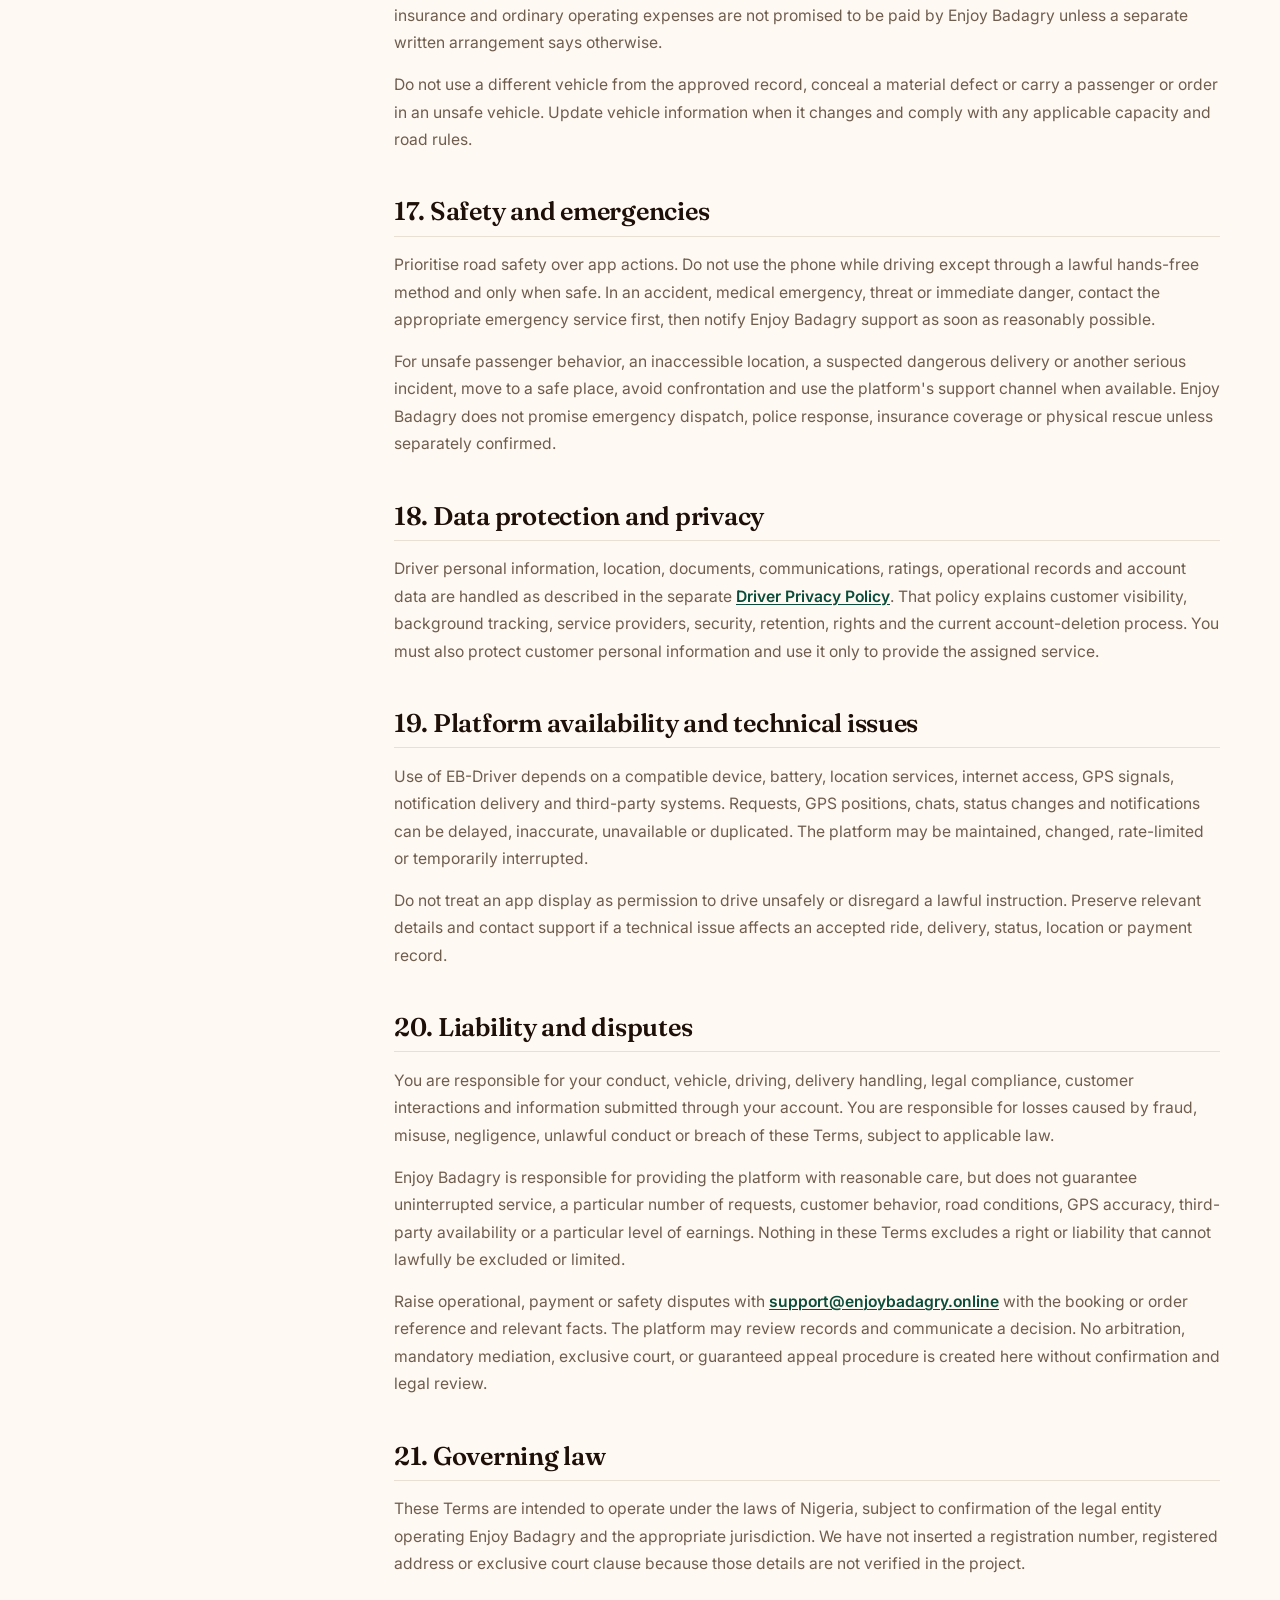
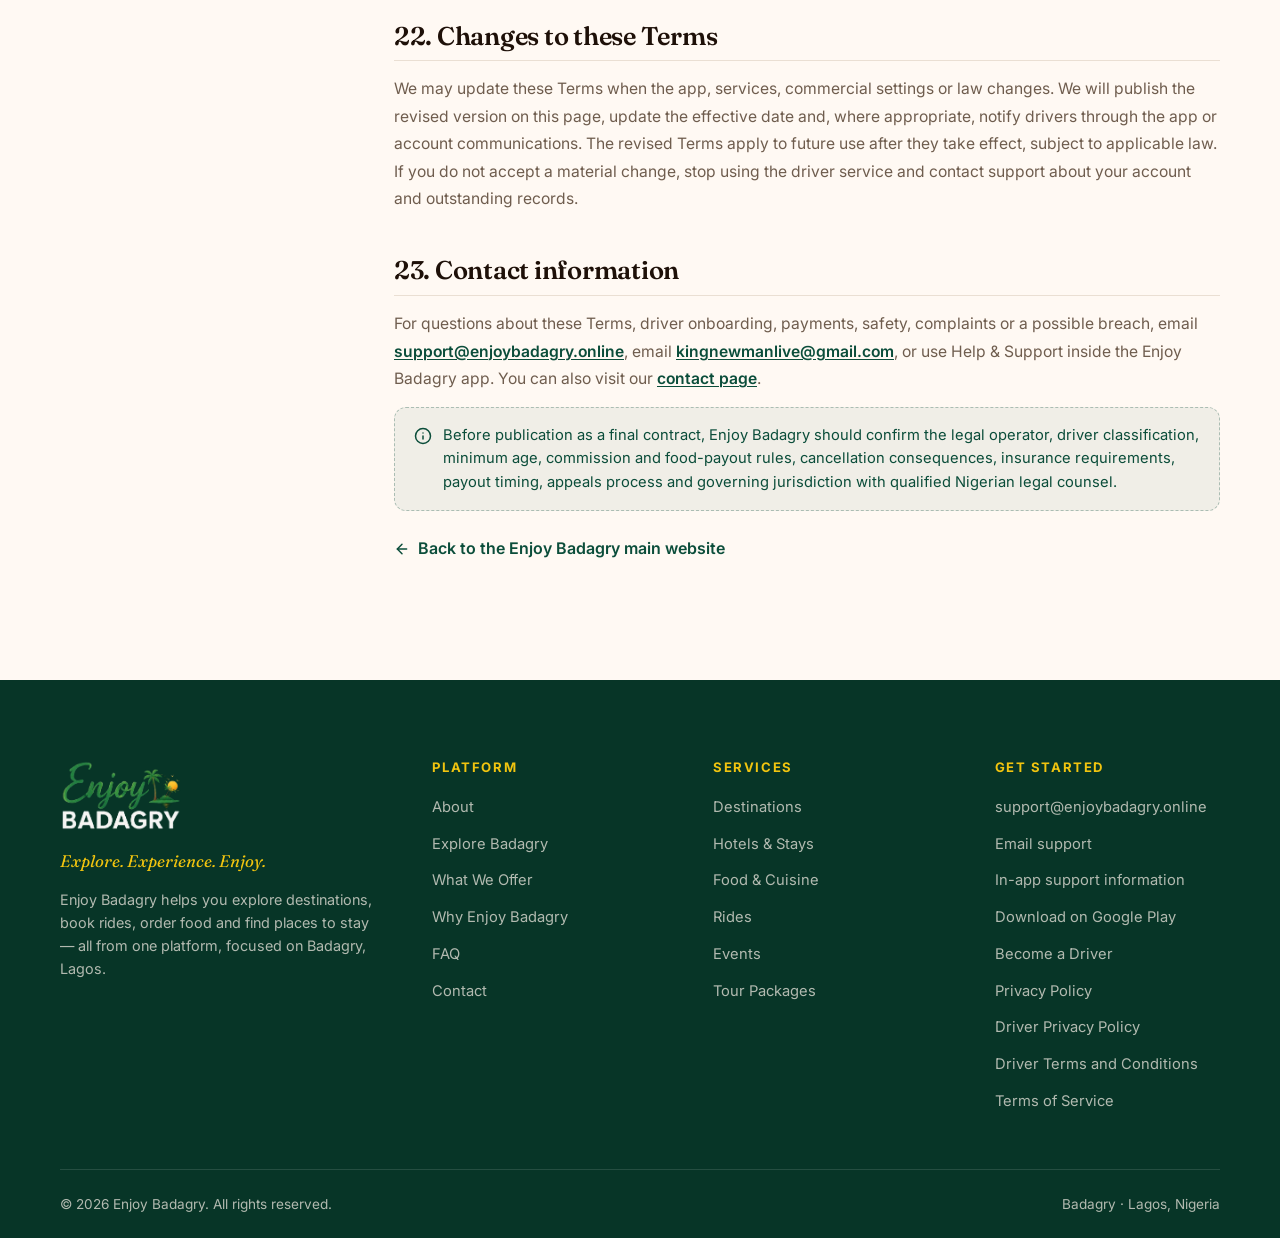
<file: driver-terms-and-conditions/index.html>
<!DOCTYPE html>
<html lang="en">
<head>
  <meta charset="UTF-8" />
  <meta name="viewport" content="width=device-width, initial-scale=1.0" />
  <meta name="theme-color" content="#0B4D3A" />
  <title>Driver Terms and Conditions — Enjoy Badagry</title>
  <meta name="description" content="Terms and conditions for drivers using the EB-Driver application to provide rides and food delivery services through Enjoy Badagry." />
  <meta name="robots" content="index, follow" />
  <link rel="canonical" href="https://enjoybadagry.online/driver-terms-and-conditions/" />
  <meta property="og:type" content="website" />
  <meta property="og:site_name" content="Enjoy Badagry" />
  <meta property="og:title" content="Driver Terms and Conditions — Enjoy Badagry" />
  <meta property="og:description" content="Terms and conditions for drivers using the EB-Driver application and Enjoy Badagry driver services." />
  <meta property="og:url" content="https://enjoybadagry.online/driver-terms-and-conditions/" />
  <meta property="og:image" content="https://enjoybadagry.online/images/hero-beach.jpg" />
  <meta property="og:image:alt" content="Badagry coastline under a bright sky" />
  <meta property="og:locale" content="en_NG" />
  <meta name="twitter:card" content="summary_large_image" />
  <meta name="twitter:title" content="Driver Terms and Conditions — Enjoy Badagry" />
  <meta name="twitter:description" content="Terms and conditions for drivers using the EB-Driver application and Enjoy Badagry driver services." />
  <meta name="twitter:image" content="https://enjoybadagry.online/images/hero-beach.jpg" />
  <link rel="icon" type="image/png" href="../images/favicon.png" />
  <link rel="apple-touch-icon" href="../images/favicon.png" />
  <link rel="preconnect" href="https://fonts.googleapis.com" />
  <link rel="preconnect" href="https://fonts.gstatic.com" crossorigin />
  <link href="https://fonts.googleapis.com/css2?family=Fraunces:ital,opsz,wght@0,9..144,500;0,9..144,600;0,9..144,700;1,9..144,500;1,9..144,600&family=Inter:wght@400;500;600;700&display=swap" rel="stylesheet" />
  <link rel="stylesheet" href="../css/styles.css" />
  <link rel="stylesheet" href="../css/policy.css" />
  <script type="application/ld+json">
  {"@context":"https://schema.org","@type":"WebPage","@id":"https://enjoybadagry.online/driver-terms-and-conditions/#webpage","url":"https://enjoybadagry.online/driver-terms-and-conditions/","name":"Driver Terms and Conditions — Enjoy Badagry","description":"Terms and conditions for drivers using the EB-Driver application and Enjoy Badagry driver services.","isPartOf":{"@type":"WebSite","@id":"https://enjoybadagry.online/#website","url":"https://enjoybadagry.online/","name":"Enjoy Badagry"},"about":{"@type":"Organization","@id":"https://enjoybadagry.online/#organization","name":"Enjoy Badagry","url":"https://enjoybadagry.online/","email":"support@enjoybadagry.online"},"inLanguage":"en"}
  </script>
</head>
<body>
  <a class="skip-link" href="#main">Skip to main content</a>
  <header class="pnav"><div class="container pnav__inner"><a class="pnav__brand" href="../index.html" aria-label="Enjoy Badagry — main website"><img src="../images/logo-light.png" alt="Enjoy Badagry" width="100" height="59" class="pnav__logo" /></a><a class="btn btn--primary" href="../index.html"><svg width="16" height="16" viewBox="0 0 24 24" fill="none" stroke="currentColor" stroke-width="2.2" stroke-linecap="round" stroke-linejoin="round" aria-hidden="true"><path d="m12 19-7-7 7-7"/><path d="M19 12H5"/></svg> Back to main website</a></div></header>
  <main id="main">
    <section class="phero"><div class="container phero__inner"><p class="phero__eyebrow">Legal · EB-Driver</p><h1 class="phero__title">Driver Terms and Conditions</h1><p class="phero__meta">Effective and last updated: <time datetime="2026-11-13">13 November 2026</time> · Enjoy Badagry</p></div></section>
    <div class="container playout">
      <aside class="ptoc" aria-label="Table of contents"><p class="ptoc__title">On this page</p><nav><ol class="ptoc__list">
        <li><a href="#acceptance">1. Acceptance and scope</a></li><li><a href="#eligibility">2. Eligibility</a></li><li><a href="#registration">3. Registration and verification</a></li><li><a href="#relationship">4. Driver relationship</a></li><li><a href="#responsibilities">5. Driver responsibilities</a></li><li><a href="#rides">6. Rides</a></li><li><a href="#delivery">7. Food delivery</a></li><li><a href="#earnings">8. Earnings and platform fees</a></li><li><a href="#payments">9. Wallets and withdrawals</a></li><li><a href="#cancellations">10. Cancellations and failed services</a></li><li><a href="#location">11. Location tracking</a></li><li><a href="#communication">12. Customer communication</a></li><li><a href="#ratings">13. Ratings and complaints</a></li><li><a href="#prohibited">14. Prohibited activities</a></li><li><a href="#suspension">15. Suspension and termination</a></li><li><a href="#vehicle">16. Vehicle and operating duties</a></li><li><a href="#safety">17. Safety and emergencies</a></li><li><a href="#privacy">18. Privacy</a></li><li><a href="#availability">19. Availability and technical issues</a></li><li><a href="#liability">20. Liability and disputes</a></li><li><a href="#law">21. Governing law</a></li><li><a href="#changes">22. Changes</a></li><li><a href="#contact">23. Contact</a></li>
      </ol></nav></aside>
      <article class="pdoc">
        <details class="ptoc-mobile"><summary>Table of contents</summary><ol class="ptoc__list">
          <li><a href="#acceptance">1. Acceptance and scope</a></li><li><a href="#eligibility">2. Eligibility</a></li><li><a href="#registration">3. Registration and verification</a></li><li><a href="#relationship">4. Driver relationship</a></li><li><a href="#responsibilities">5. Driver responsibilities</a></li><li><a href="#rides">6. Rides</a></li><li><a href="#delivery">7. Food delivery</a></li><li><a href="#earnings">8. Earnings and platform fees</a></li><li><a href="#payments">9. Wallets and withdrawals</a></li><li><a href="#cancellations">10. Cancellations and failed services</a></li><li><a href="#location">11. Location tracking</a></li><li><a href="#communication">12. Customer communication</a></li><li><a href="#ratings">13. Ratings and complaints</a></li><li><a href="#prohibited">14. Prohibited activities</a></li><li><a href="#suspension">15. Suspension and termination</a></li><li><a href="#vehicle">16. Vehicle and operating duties</a></li><li><a href="#safety">17. Safety and emergencies</a></li><li><a href="#privacy">18. Privacy</a></li><li><a href="#availability">19. Availability and technical issues</a></li><li><a href="#liability">20. Liability and disputes</a></li><li><a href="#law">21. Governing law</a></li><li><a href="#changes">22. Changes</a></li><li><a href="#contact">23. Contact</a></li>
        </ol></details>

        <div class="pdoc__intro"><p>These Driver Terms and Conditions govern your access to and use of the <strong>EB-Driver</strong> Android application and the Enjoy Badagry ride and food-delivery services made available through it. They are separate from the customer <a href="../terms/">Terms of Service</a> and must be read with the <a href="../driver-privacy-policy/">Driver Privacy Policy</a>.</p><p><strong>Important:</strong> This page records the current operational rules visible in the reviewed software. Commercial choices that the implementation does not settle—such as driver classification, cancellation penalties, payout timing and appeals—are identified for confirmation and legal review.</p></div>

        <section id="acceptance"><h2>1. Acceptance and scope</h2><p>Enjoy Badagry provides a technology platform for coordinating rides and food deliveries in the locations where the service operates. By registering for, signing in to, or using EB-Driver after being approved, you agree to follow these Terms, the applicable laws and the instructions displayed in the app.</p><p>These Terms apply to driver accounts, ride assignments, delivery assignments, communications, live tracking, earnings records and related support or administration. The app does not currently show a separate digital signature or acceptance checkbox for this agreement; use of the driver service is not a statement that such a mechanism exists.</p></section>

        <section id="eligibility"><h2>2. Eligibility</h2><p>You must be legally permitted to drive or deliver in the relevant operating area, provide accurate registration information, hold the licences and vehicle documents required by applicable Nigerian and local transport rules, and satisfy Enjoy Badagry's verification requirements. The platform's precise minimum driver age and any additional regulatory requirements should be confirmed in the final legal and operating documents; these Terms do not invent an age threshold.</p><p>You may not use another person's identity, account, registration token or documents. You must keep your licence, vehicle information, contact details and other approval information current and promptly tell us if anything changes or expires.</p></section>

        <section id="registration"><h2>3. Registration and verification</h2><p>Driver onboarding can require an 11-digit Driver Registration Token (DRT), a password and phone verification by one-time code. The app sends registration and login metadata such as the Android platform, device model and app version. Login uses the registered phone number and password, followed by authenticated Firebase credentials for driver API access.</p><p>Recruitment and administration workflows may require identity, address, experience, vehicle and operating information, plus supporting documents. The backend requires verified driver licence and vehicle registration documents before an application can be approved, and driver approval also checks licence validity and required identity information such as NIN. Enjoy Badagry may approve, reject or request information during review; no approval deadline is promised.</p><p>Approval does not remove your obligation to maintain accurate information. A DRT is not transferable and may be used only by the person and account for which it was issued.</p></section>

        <section id="relationship"><h2>4. Driver relationship</h2><p>Enjoy Badagry supplies booking, assignment, communication, location, payment-record and support technology. You control whether to make yourself available in the driver app, subject to active assignments and applicable rules. You remain responsible for how you drive, deliver, maintain your vehicle, comply with law and interact with customers.</p><p>These Terms do not by themselves create an employment relationship, partnership, agency, franchise, or independent-contractor classification. The correct legal and tax characterization depends on the parties' confirmed arrangement and applicable Nigerian law and must be reviewed before final publication.</p></section>

        <section id="responsibilities"><h2>5. Driver responsibilities</h2><ul><li>drive and deliver safely, lawfully and professionally;</li><li>use only truthful account, identity, vehicle and status information;</li><li>keep required licences, registration, roadworthiness and other documents valid;</li><li>follow accepted pickup, destination and delivery instructions and update statuses accurately;</li><li>treat customers, restaurant staff and other road users respectfully, without harassment or discrimination;</li><li>protect customer addresses, phone numbers, messages and other information and use them only for the service;</li><li>keep the app, phone, GPS and network connection reasonably available while accepting an assignment; and</li><li>report accidents, safety issues, suspected fraud, lost property and material service problems promptly.</li></ul></section>

        <section id="rides"><h2>6. Rides</h2><p>EB-Driver can present available ride requests containing operational information such as pickup, destination, passenger and fare details. You may accept or decline a request through the app. Acceptance claims the assignment for you and triggers the platform's assignment and customer-notification workflow.</p><p>After acceptance, use the app statuses in sequence: travel toward pickup, mark arrival, confirm passenger pickup, and complete the ride only after reaching the destination and fulfilling the service. The backend prevents completion from an invalid status and checks that the booking remains assigned to you. Do not begin an unassigned or fraudulent ride, alter a destination for personal advantage, or mark a service complete when it was not completed.</p><p>Customers may receive your name, photo, phone number, vehicle type and live location for an accepted or active service. Use the displayed route and customer instructions lawfully; if a route or destination must change for safety or practical reasons, communicate clearly and record the issue through support where available.</p></section>

        <section id="delivery"><h2>7. Food delivery</h2><p>EB-Driver can show assigned food orders and supports accepting or declining an assignment, collecting the order, marking it picked up and marking it delivered. Delivery records can include restaurant and recipient addresses, phone numbers, coordinates, instructions, landmarks, order items, charges and status history.</p><p>Collect the correct order, handle it reasonably during transport, follow lawful delivery instructions, contact the recipient only for the delivery, and complete the status only when delivery has occurred. If an order, address, recipient, restaurant, payment status or safety condition is unclear, do not fabricate completion; use the available support channel and follow the operational instruction provided.</p></section>

        <section id="earnings"><h2>8. Earnings and platform fees</h2><p>Ride fares are calculated by the backend from configured vehicle pricing, distance-related charges, booking and service fees, passenger adjustments and any valid customer discount. The fare actually recorded for a completed ride is the source used for settlement; the app displays earnings and trip history.</p><p>Ride settlement applies a configurable <strong>ride commission percentage</strong> from platform settings. The current code default is 0%, but authorised administrators can change the setting within the permitted range for future transactions. Each transaction records the amounts used. This page intentionally does not promise a permanent percentage. The applicable rate and any customer-facing fee breakdown should be confirmed in the driver onboarding or in-app commercial information before final publication.</p><p>Food orders have configurable customer-side packaging, platform, service and delivery fees. The reviewed implementation does not establish a separate fixed driver commission or a guaranteed food-delivery payout formula. Drivers must rely on the amount shown in the assignment or earnings record and ask support about a disputed amount.</p></section>

        <section id="payments"><h2>9. Wallets and withdrawals</h2><p>Completed ride earnings are credited to the driver record and appear in the driver app's home, wallet, earnings, weekly-summary and transaction views. Records can include daily, weekly, monthly and lifetime totals, trip fares, driver earnings and balances.</p><p>Backend administration supports driver bank-account records, provider verification, active/default account status and withdrawal requests. Full account numbers are protected in the newer bank-account flow and administrative responses are masked. Paystack is used for bank-account verification where configured. Withdrawals may be created, reviewed, approved or rejected by authorised administrators; the code does not establish instant withdrawals or a guaranteed processing time.</p><p>Provide accurate payout information through the approved workflow, keep it current and report an incorrect balance or payment promptly. A legitimate outstanding balance is not automatically forfeited by suspension, but lawful deductions, corrections, reversals, unresolved disputes or required holds may affect when it is payable; the specific rule requires business and legal confirmation.</p></section>

        <section id="cancellations"><h2>10. Cancellations and failed services</h2><p>A driver may decline an offered ride or food assignment before accepting it. When a ride is declined, the assignment is released and may be offered again. After acceptance, the booking remains assigned until the platform or an authorised workflow changes it; do not abandon an accepted service without promptly reporting the reason.</p><p>Customer cancellation, driver unavailability, failed pickup, failed delivery, technical failure or safety concerns may change the booking status. The customer backend can refund an eligible cancelled ride to the customer's wallet, while delivery and ride records retain status and timeline information. This page does not impose a driver cancellation fee, automatic penalty or guaranteed compensation because the reviewed code does not define a complete published penalty schedule.</p><p>Do not falsely mark arrival, pickup, delivery or completion. Explain cancellation or failure facts accurately so support can investigate and handle any refund or dispute.</p></section>

        <section id="location"><h2>11. Location tracking and permissions</h2><p>Location permission is required for live ride tracking. During eligible ride states, EB-Driver starts a foreground location service and uploads GPS fixes approximately every ten seconds, including coordinates, accuracy, speed, heading and timestamps.</p><p>Tracking can continue when the tracking screen is closed, the app is swiped away, the process is recreated, the phone reboots or the app is updated if an eligible ride remains. It stops when the ride is no longer eligible, permission is unavailable, access is lost or an explicit completion/stop path is used. Customers can see current coordinates only for accepted or active services, and authorised administrators can monitor operational locations.</p><p>You must not spoof, manipulate or intentionally obstruct location data for an assignment. If you deny location permission, turn off location services or lose GPS/network access, location-dependent assignments and status updates may fail. More detail appears in the <a href="../driver-privacy-policy/">Driver Privacy Policy</a>.</p></section>

        <section id="communication"><h2>12. Customer communication</h2><p>The driver app supports ride chat, message read states and, where provided, text or image messages. It also allows the Android system dialler or SMS composer to be opened for contact actions; the app does not provide call recording. Use the minimum contact necessary to complete the assignment, communicate respectfully, and do not move a customer to an unofficial payment or booking arrangement.</p><p>Do not share, copy, sell or misuse customer phone numbers, addresses, messages, photos, delivery instructions or travel information. Do not threaten, harass, discriminate against or sexually exploit any customer.</p></section>

        <section id="ratings"><h2>13. Ratings, complaints and reports</h2><p>Customers can submit a one-to-five-star rating, an optional comment and a report about issues such as unsafe driving, rude conduct, harassment, detours or vehicle condition. Ratings, reports and support tickets may be reviewed by authorised administrators alongside booking, chat and status records.</p><p>Enjoy Badagry may contact you, request information, correct a record, restrict an assignment or suspend an account while investigating. The reviewed system provides investigation and administrative decision tools but does not establish a guaranteed formal appeal process. You may send relevant facts to support when responding to a complaint.</p></section>

        <section id="prohibited"><h2>14. Prohibited activities</h2><p>You must not:</p><ul><li>create or use a false identity, share an account or transfer a DRT or driver account;</li><li>accept fraudulent bookings, create fake deliveries, manipulate statuses or submit false trip information;</li><li>spoof location, interfere with GPS, WebSockets, notifications, APIs or other platform systems;</li><li>misuse customer data, make unauthorised recordings, or contact a customer for an unrelated purpose;</li><li>request unauthorised cash, alter a fare, divert a payment or manipulate wallet or payout records;</li><li>harass, threaten, discriminate against, assault or sexually exploit any person;</li><li>transport prohibited items or perform unlawful, unsafe or unlicensed transport activity; or</li><li>upload malware, bypass security, abuse another person's credentials or help another person evade platform controls.</li></ul></section>

        <section id="suspension"><h2>15. Account suspension and termination</h2><p>Access may be restricted, suspended or deactivated for inactive or invalid verification, expired documents, unsafe conduct, fraud, account sharing, serious complaints, failure to follow assignment rules, unlawful activity, technical abuse, or other material breach. The backend explicitly blocks suspended or inactive driver accounts, and administration can approve, reject, suspend, edit, review documents and manage driver access.</p><p>Restrictions may be temporary while facts are checked or permanent where continued access is unsafe or unlawful. We will not state that all earnings are confiscated. Legitimate outstanding amounts remain subject to verification, corrections, refunds, disputes, lawful holds and the applicable payout process. On termination, stop using the account and return or delete customer information as required.</p></section>

        <section id="vehicle"><h2>16. Vehicle and operating duties</h2><p>You must own, lawfully possess or be authorised to use the vehicle used for the service and keep it roadworthy, clean enough for the service, properly maintained and suitable for the selected vehicle type. Keep registration, licence, insurance and other documents required by law current. Fuel, maintenance, repairs, taxes, permits, insurance and ordinary operating expenses are not promised to be paid by Enjoy Badagry unless a separate written arrangement says otherwise.</p><p>Do not use a different vehicle from the approved record, conceal a material defect or carry a passenger or order in an unsafe vehicle. Update vehicle information when it changes and comply with any applicable capacity and road rules.</p></section>

        <section id="safety"><h2>17. Safety and emergencies</h2><p>Prioritise road safety over app actions. Do not use the phone while driving except through a lawful hands-free method and only when safe. In an accident, medical emergency, threat or immediate danger, contact the appropriate emergency service first, then notify Enjoy Badagry support as soon as reasonably possible.</p><p>For unsafe passenger behavior, an inaccessible location, a suspected dangerous delivery or another serious incident, move to a safe place, avoid confrontation and use the platform's support channel when available. Enjoy Badagry does not promise emergency dispatch, police response, insurance coverage or physical rescue unless separately confirmed.</p></section>

        <section id="privacy"><h2>18. Data protection and privacy</h2><p>Driver personal information, location, documents, communications, ratings, operational records and account data are handled as described in the separate <a href="../driver-privacy-policy/">Driver Privacy Policy</a>. That policy explains customer visibility, background tracking, service providers, security, retention, rights and the current account-deletion process. You must also protect customer personal information and use it only to provide the assigned service.</p></section>

        <section id="availability"><h2>19. Platform availability and technical issues</h2><p>Use of EB-Driver depends on a compatible device, battery, location services, internet access, GPS signals, notification delivery and third-party systems. Requests, GPS positions, chats, status changes and notifications can be delayed, inaccurate, unavailable or duplicated. The platform may be maintained, changed, rate-limited or temporarily interrupted.</p><p>Do not treat an app display as permission to drive unsafely or disregard a lawful instruction. Preserve relevant details and contact support if a technical issue affects an accepted ride, delivery, status, location or payment record.</p></section>

        <section id="liability"><h2>20. Liability and disputes</h2><p>You are responsible for your conduct, vehicle, driving, delivery handling, legal compliance, customer interactions and information submitted through your account. You are responsible for losses caused by fraud, misuse, negligence, unlawful conduct or breach of these Terms, subject to applicable law.</p><p>Enjoy Badagry is responsible for providing the platform with reasonable care, but does not guarantee uninterrupted service, a particular number of requests, customer behavior, road conditions, GPS accuracy, third-party availability or a particular level of earnings. Nothing in these Terms excludes a right or liability that cannot lawfully be excluded or limited.</p><p>Raise operational, payment or safety disputes with <a href="mailto:support@enjoybadagry.online">support@enjoybadagry.online</a> with the booking or order reference and relevant facts. The platform may review records and communicate a decision. No arbitration, mandatory mediation, exclusive court, or guaranteed appeal procedure is created here without confirmation and legal review.</p></section>

        <section id="law"><h2>21. Governing law</h2><p>These Terms are intended to operate under the laws of Nigeria, subject to confirmation of the legal entity operating Enjoy Badagry and the appropriate jurisdiction. We have not inserted a registration number, registered address or exclusive court clause because those details are not verified in the project.</p></section>

        <section id="changes"><h2>22. Changes to these Terms</h2><p>We may update these Terms when the app, services, commercial settings or law changes. We will publish the revised version on this page, update the effective date and, where appropriate, notify drivers through the app or account communications. The revised Terms apply to future use after they take effect, subject to applicable law. If you do not accept a material change, stop using the driver service and contact support about your account and outstanding records.</p></section>

        <section id="contact"><h2>23. Contact information</h2><p>For questions about these Terms, driver onboarding, payments, safety, complaints or a possible breach, email <a href="mailto:support@enjoybadagry.online">support@enjoybadagry.online</a>, email <a href="mailto:kingnewmanlive@gmail.com">kingnewmanlive@gmail.com</a>, or use Help &amp; Support inside the Enjoy Badagry app. You can also visit our <a href="../contact/">contact page</a>.</p><div class="pdoc__note"><svg width="18" height="18" viewBox="0 0 24 24" fill="none" stroke="currentColor" stroke-width="2" stroke-linecap="round" stroke-linejoin="round" aria-hidden="true"><circle cx="12" cy="12" r="10"/><path d="M12 16v-4"/><path d="M12 8h.01"/></svg><span>Before publication as a final contract, Enjoy Badagry should confirm the legal operator, driver classification, minimum age, commission and food-payout rules, cancellation consequences, insurance requirements, payout timing, appeals process and governing jurisdiction with qualified Nigerian legal counsel.</span></div><a class="pdoc__back" href="../index.html"><svg width="16" height="16" viewBox="0 0 24 24" fill="none" stroke="currentColor" stroke-width="2.2" stroke-linecap="round" stroke-linejoin="round" aria-hidden="true"><path d="m12 19-7-7 7-7"/><path d="M19 12H5"/></svg> Back to the Enjoy Badagry main website</a></section>
      </article>
    </div>
  </main>
  <footer class="footer"><div class="container footer__grid"><div class="footer__brand"><img src="../images/logo-dark.png" alt="Enjoy Badagry" width="122" height="72" class="footer__logo"/><p class="footer__tagline">Explore. Experience. Enjoy.</p><p class="footer__desc">Enjoy Badagry helps you explore destinations, book rides, order food and find places to stay — all from one platform, focused on Badagry, Lagos.</p></div><nav class="footer__col" aria-label="Footer — platform"><h3 class="footer__heading">Platform</h3><ul class="footer__links" role="list"><li><a href="../index.html#about">About</a></li><li><a href="../index.html#explore">Explore Badagry</a></li><li><a href="../index.html#offer">What We Offer</a></li><li><a href="../index.html#why">Why Enjoy Badagry</a></li><li><a href="../index.html#faq">FAQ</a></li><li><a href="../contact/">Contact</a></li></ul></nav><nav class="footer__col" aria-label="Footer — services"><h3 class="footer__heading">Services</h3><ul class="footer__links" role="list"><li><a href="../index.html#offer">Destinations</a></li><li><a href="../index.html#offer">Hotels &amp; Stays</a></li><li><a href="../index.html#offer">Food &amp; Cuisine</a></li><li><a href="../index.html#offer">Rides</a></li><li><a href="../index.html#offer">Events</a></li><li><a href="../index.html#offer">Tour Packages</a></li></ul></nav><div class="footer__col"><h3 class="footer__heading">Get started</h3><ul class="footer__links" role="list"><li><a href="mailto:support@enjoybadagry.online">support@enjoybadagry.online</a></li><li><a href="mailto:kingnewmanlive@gmail.com">Email support</a></li><li><a href="../contact/#channels">In-app support information</a></li><li><a href="https://play.google.com/store/apps/details?id=com.kingnewman.enjoybadagry" target="_blank" rel="noopener noreferrer">Download on Google Play</a></li><li><a href="../become-a-driver/">Become a Driver</a></li><li><a href="../privacy-policy/">Privacy Policy</a></li><li><a href="../driver-privacy-policy/">Driver Privacy Policy</a></li><li><a href="../driver-terms-and-conditions/" aria-current="page">Driver Terms and Conditions</a></li><li><a href="../terms/">Terms of Service</a></li></ul></div></div><div class="container footer__bottom"><p>&copy; <span id="year">2026</span> Enjoy Badagry. All rights reserved.</p><p>Badagry · Lagos, Nigeria</p></div></footer>
  <button class="to-top" id="to-top" type="button" aria-label="Back to top" hidden><svg width="20" height="20" viewBox="0 0 24 24" fill="none" stroke="currentColor" stroke-width="2.2" stroke-linecap="round" stroke-linejoin="round" aria-hidden="true"><path d="m18 15-6-6-6 6"/></svg></button>
  <script src="../js/main.js" defer></script><script src="../js/policy.js" defer></script>
</body>
</html>
</file>
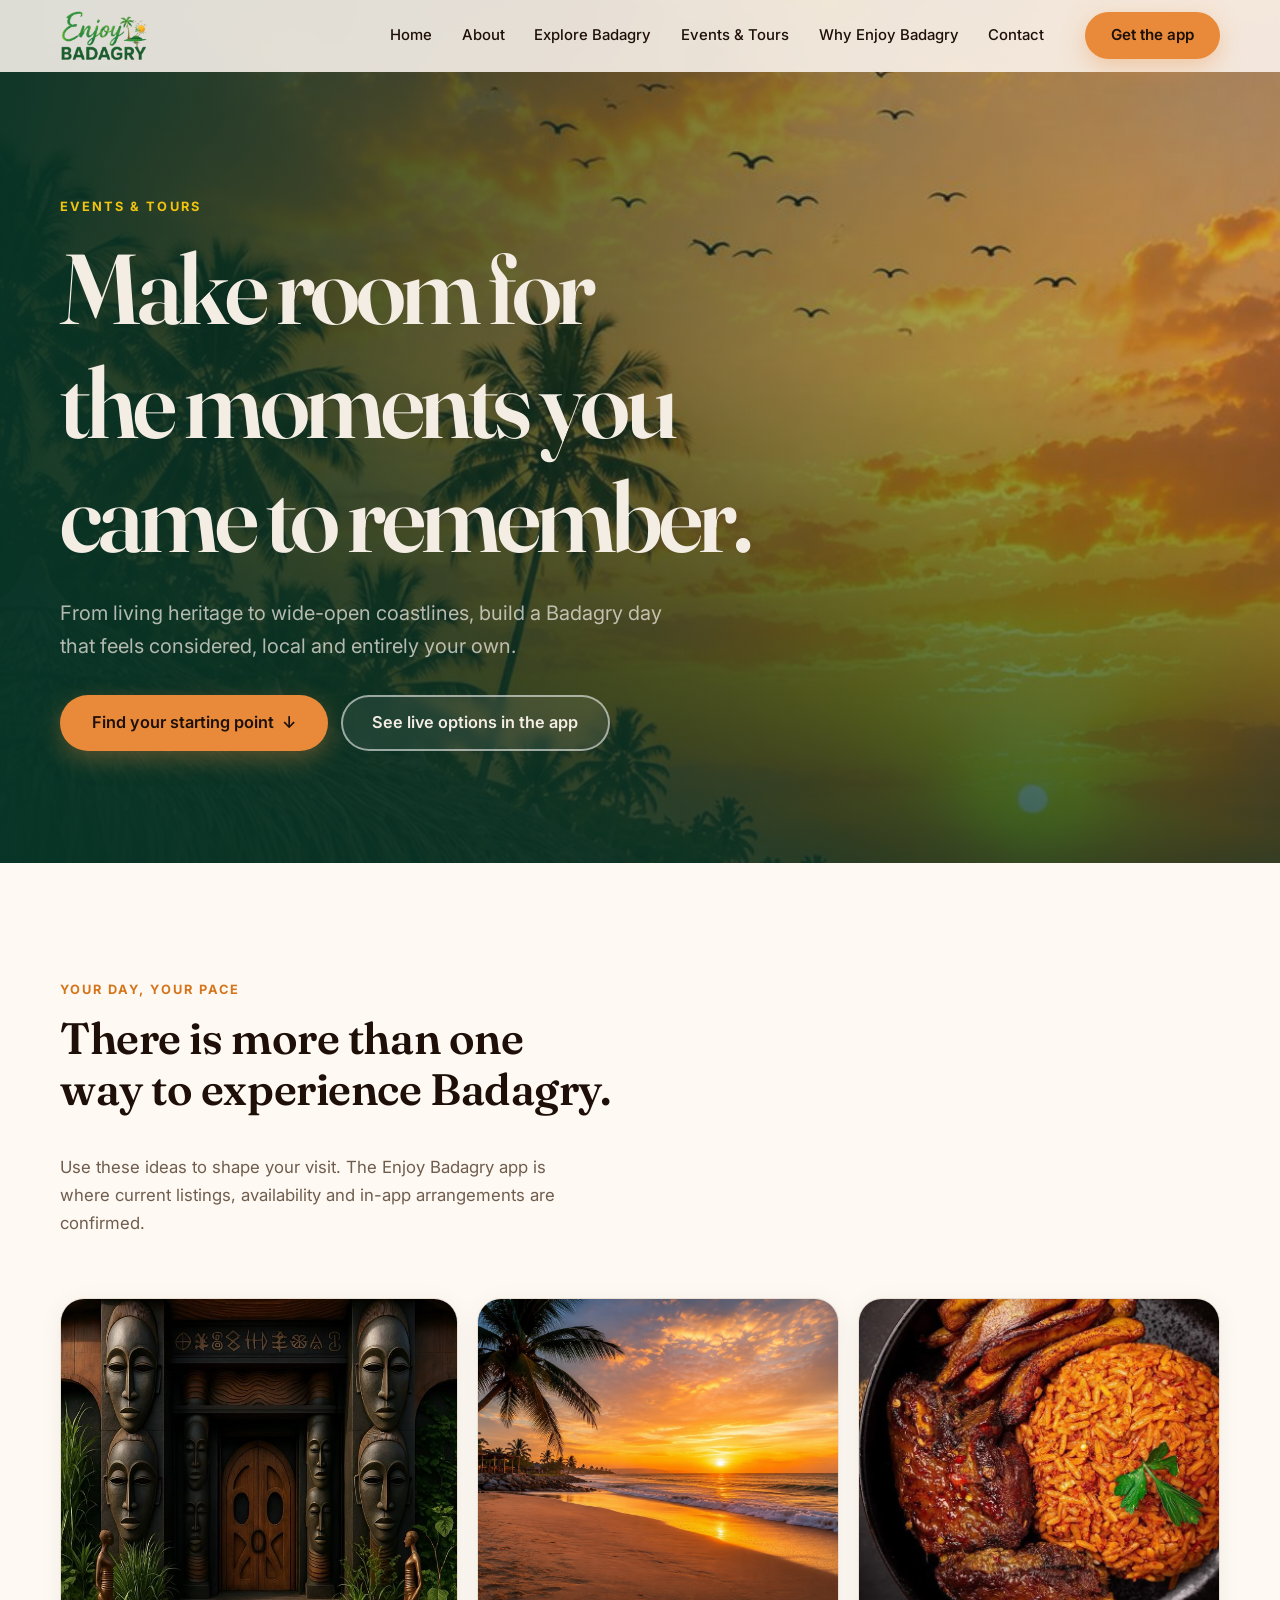
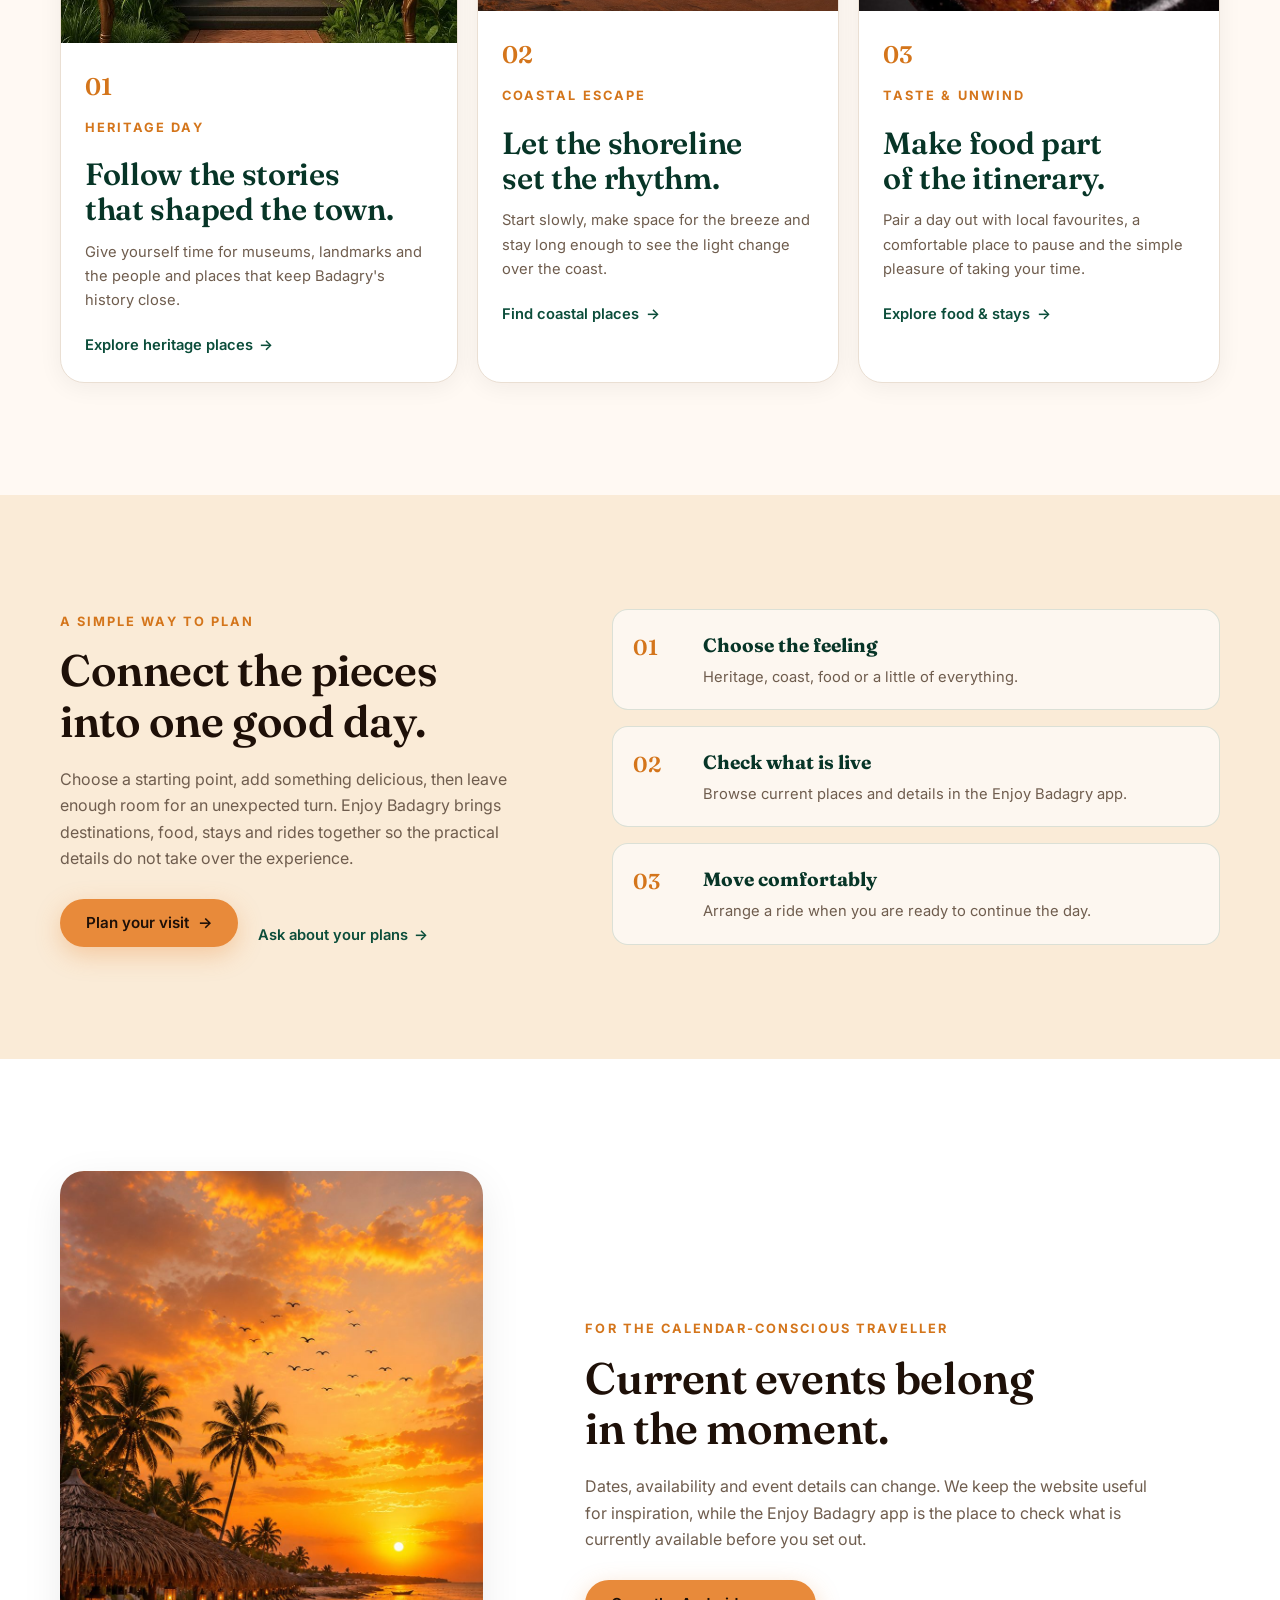
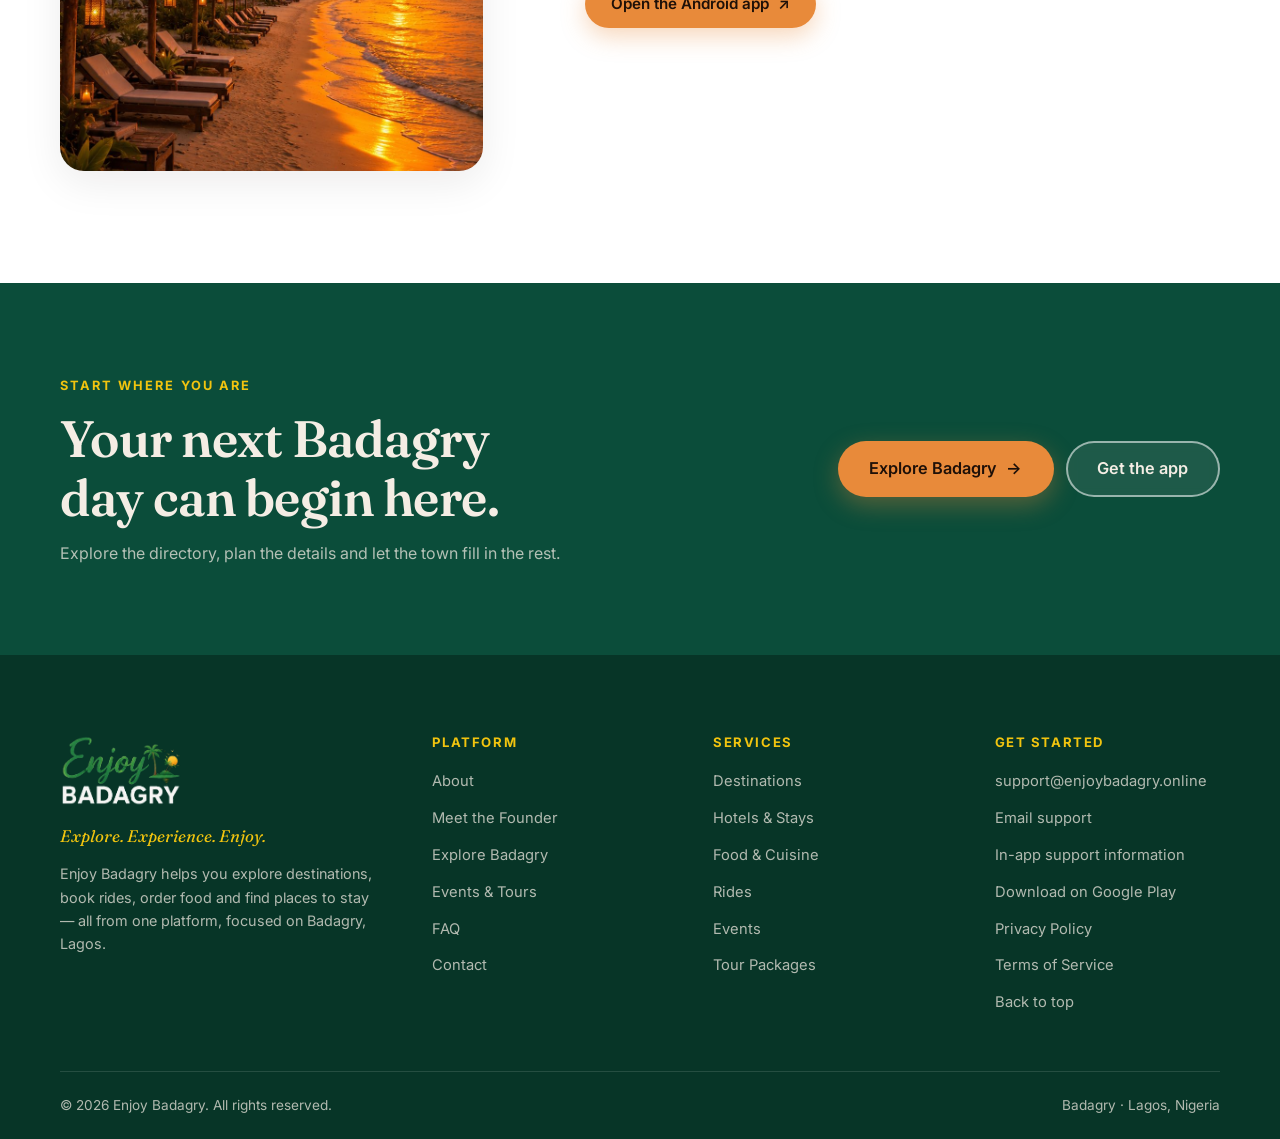
<file: events-and-tours/index.html>
<!DOCTYPE html>
<html lang="en">
<head>
  <meta charset="UTF-8" />
  <meta name="viewport" content="width=device-width, initial-scale=1.0" />
  <meta name="theme-color" content="#0B4D3A" />
  <title>Events &amp; Tours in Badagry | Enjoy Badagry</title>
  <meta name="description" content="Plan a richer day in Badagry with heritage, coastline, food and local experiences from Enjoy Badagry." />
  <meta name="robots" content="index, follow" />
  <link rel="canonical" href="https://enjoybadagry.online/events-and-tours/" />
  <meta property="og:type" content="website" />
  <meta property="og:site_name" content="Enjoy Badagry" />
  <meta property="og:title" content="Events &amp; Tours in Badagry | Enjoy Badagry" />
  <meta property="og:description" content="Find your way into Badagry's stories, shorelines and local experiences." />
  <meta property="og:url" content="https://enjoybadagry.online/events-and-tours/" />
  <meta property="og:image" content="https://enjoybadagry.online/images/sunset-beach.jpg" />
  <meta property="og:image:alt" content="Sunset over the Badagry shore" />
  <meta property="og:locale" content="en_NG" />
  <meta name="twitter:card" content="summary_large_image" />
  <meta name="twitter:title" content="Events &amp; Tours in Badagry | Enjoy Badagry" />
  <meta name="twitter:description" content="Plan a richer Badagry day with heritage, coastline, food and local experiences." />
  <meta name="twitter:image" content="https://enjoybadagry.online/images/sunset-beach.jpg" />
  <meta name="twitter:image:alt" content="Sunset over the Badagry shore" />
  <link rel="icon" type="image/png" href="../images/favicon.png" />
  <link rel="preconnect" href="https://fonts.googleapis.com" />
  <link rel="preconnect" href="https://fonts.gstatic.com" crossorigin />
  <link href="https://fonts.googleapis.com/css2?family=Fraunces:ital,opsz,wght@0,9..144,500;0,9..144,600;0,9..144,700;1,9..144,500;1,9..144,600&family=Inter:wght@400;500;600;700&display=swap" rel="stylesheet" />
  <link rel="stylesheet" href="../css/styles.css" />
  <link rel="stylesheet" href="../css/events.css" />
  <script type="application/ld+json">
  {
    "@context": "https://schema.org",
    "@graph": [
      {
        "@type": "WebPage",
        "@id": "https://enjoybadagry.online/events-and-tours/#webpage",
        "url": "https://enjoybadagry.online/events-and-tours/",
        "name": "Events & Tours in Badagry | Enjoy Badagry",
        "description": "Plan a richer day in Badagry with heritage, coastline, food and local experiences.",
        "isPartOf": { "@id": "https://enjoybadagry.online/#website" },
        "about": { "@id": "https://enjoybadagry.online/#organization" },
        "inLanguage": "en"
      },
      {
        "@type": "Organization",
        "@id": "https://enjoybadagry.online/#organization",
        "name": "Enjoy Badagry",
        "url": "https://enjoybadagry.online/",
        "logo": { "@type": "ImageObject", "url": "https://enjoybadagry.online/images/logo-dark.png", "width": 273, "height": 161 },
        "email": "support@enjoybadagry.online"
      }
    ]
  }
  </script>
</head>
<body>
  <a class="skip-link" href="#main">Skip to main content</a>

  <header class="nav" id="nav">
    <div class="container nav__inner">
      <a class="nav__brand" href="../index.html" aria-label="Enjoy Badagry — home">
        <img src="../images/logo-light.png" alt="Enjoy Badagry" width="114" height="67" class="nav__logo" />
      </a>
      <nav class="nav__menu" id="nav-menu" aria-label="Primary">
        <ul class="nav__list" role="list">
          <li><a class="nav__link" href="../index.html">Home</a></li>
          <li><a class="nav__link" href="../index.html#about">About</a></li>
          <li><a class="nav__link" href="../explore/">Explore Badagry</a></li>
          <li><a class="nav__link is-active" href="./" aria-current="page">Events &amp; Tours</a></li>
          <li><a class="nav__link" href="../index.html#why">Why Enjoy Badagry</a></li>
          <li><a class="nav__link" href="../contact/">Contact</a></li>
        </ul>
        <a class="btn btn--primary nav__cta" href="../index.html#app">Get the app</a>
      </nav>
      <button class="nav__toggle" id="nav-toggle" type="button" aria-expanded="false" aria-controls="nav-menu" aria-label="Open menu">
        <span class="nav__toggle-bar" aria-hidden="true"></span>
        <span class="nav__toggle-bar" aria-hidden="true"></span>
        <span class="nav__toggle-bar" aria-hidden="true"></span>
      </button>
    </div>
  </header>

  <main id="main">
    <section class="events-hero" aria-labelledby="events-title">
      <div class="events-hero__image" aria-hidden="true"></div>
      <div class="container events-hero__content">
        <p class="eyebrow events-hero__eyebrow reveal">Events &amp; tours</p>
        <h1 id="events-title" class="events-hero__title reveal">Make room for the moments you came to remember.</h1>
        <p class="events-hero__lede reveal">From living heritage to wide-open coastlines, build a Badagry day that feels considered, local and entirely your own.</p>
        <div class="events-hero__actions reveal">
          <a class="btn btn--primary btn--lg" href="#ways-to-go">Find your starting point <span aria-hidden="true">↓</span></a>
          <a class="btn btn--ghost btn--lg" href="../index.html#app">See live options in the app</a>
        </div>
      </div>
    </section>

    <section class="section events-intro" id="ways-to-go" aria-labelledby="ways-title">
      <div class="container">
        <div class="section__head reveal">
          <div>
            <p class="eyebrow">Your day, your pace</p>
            <h2 id="ways-title" class="section__title">There is more than one way to experience Badagry.</h2>
          </div>
          <p class="section__lede section__lede--narrow">Use these ideas to shape your visit. The Enjoy Badagry app is where current listings, availability and in-app arrangements are confirmed.</p>
        </div>

        <div class="tour-grid">
          <article class="tour-card tour-card--feature reveal">
            <div class="tour-card__media"><img src="../images/museum.jpg" alt="Heritage objects and architecture in Badagry" width="736" height="1104" loading="eager" /></div>
            <div class="tour-card__body">
              <span class="tour-card__number">01</span>
              <p class="eyebrow">Heritage day</p>
              <h3>Follow the stories that shaped the town.</h3>
              <p>Give yourself time for museums, landmarks and the people and places that keep Badagry's history close.</p>
              <a class="link-arrow" href="../explore/">Explore heritage places <span aria-hidden="true">→</span></a>
            </div>
          </article>
          <article class="tour-card reveal">
            <div class="tour-card__media"><img src="../images/hero-beach.jpg" alt="Palm trees beside the Badagry coastline" width="1536" height="1024" loading="lazy" /></div>
            <div class="tour-card__body">
              <span class="tour-card__number">02</span>
              <p class="eyebrow">Coastal escape</p>
              <h3>Let the shoreline set the rhythm.</h3>
              <p>Start slowly, make space for the breeze and stay long enough to see the light change over the coast.</p>
              <a class="link-arrow" href="../explore/">Find coastal places <span aria-hidden="true">→</span></a>
            </div>
          </article>
          <article class="tour-card reveal">
            <div class="tour-card__media"><img src="../images/food.jpg" alt="A colourful local meal ready to share" width="736" height="919" loading="lazy" /></div>
            <div class="tour-card__body">
              <span class="tour-card__number">03</span>
              <p class="eyebrow">Taste &amp; unwind</p>
              <h3>Make food part of the itinerary.</h3>
              <p>Pair a day out with local favourites, a comfortable place to pause and the simple pleasure of taking your time.</p>
              <a class="link-arrow" href="../explore/#discover">Explore food &amp; stays <span aria-hidden="true">→</span></a>
            </div>
          </article>
        </div>
      </div>
    </section>

    <section class="section day-builder" aria-labelledby="builder-title">
      <div class="container day-builder__grid">
        <div class="day-builder__copy reveal">
          <p class="eyebrow">A simple way to plan</p>
          <h2 id="builder-title" class="section__title">Connect the pieces into one good day.</h2>
          <p>Choose a starting point, add something delicious, then leave enough room for an unexpected turn. Enjoy Badagry brings destinations, food, stays and rides together so the practical details do not take over the experience.</p>
          <div class="day-builder__actions">
            <a class="btn btn--primary" href="../plan-your-visit/">Plan your visit <span aria-hidden="true">→</span></a>
            <a class="link-arrow" href="../contact/">Ask about your plans <span aria-hidden="true">→</span></a>
          </div>
        </div>
        <ol class="day-builder__steps reveal">
          <li><span>01</span><div><strong>Choose the feeling</strong><p>Heritage, coast, food or a little of everything.</p></div></li>
          <li><span>02</span><div><strong>Check what is live</strong><p>Browse current places and details in the Enjoy Badagry app.</p></div></li>
          <li><span>03</span><div><strong>Move comfortably</strong><p>Arrange a ride when you are ready to continue the day.</p></div></li>
        </ol>
      </div>
    </section>

    <section class="section experience-note" aria-labelledby="note-title">
      <div class="container experience-note__grid">
        <div class="experience-note__image reveal"><img src="../images/sunset-beach.jpg" alt="Sunset settling over the Badagry shore" width="900" height="1599" loading="lazy" /></div>
        <div class="experience-note__copy reveal">
          <p class="eyebrow">For the calendar-conscious traveller</p>
          <h2 id="note-title" class="section__title">Current events belong in the moment.</h2>
          <p>Dates, availability and event details can change. We keep the website useful for inspiration, while the Enjoy Badagry app is the place to check what is currently available before you set out.</p>
          <a class="btn btn--primary" href="https://play.google.com/store/apps/details?id=com.kingnewman.enjoybadagry" target="_blank" rel="noopener noreferrer">Open the Android app <span aria-hidden="true">↗</span></a>
        </div>
      </div>
    </section>

    <section class="events-cta" aria-labelledby="events-cta-title">
      <div class="container events-cta__inner reveal">
        <div>
          <p class="eyebrow events-cta__eyebrow">Start where you are</p>
          <h2 id="events-cta-title">Your next Badagry day can begin here.</h2>
          <p>Explore the directory, plan the details and let the town fill in the rest.</p>
        </div>
        <div class="events-cta__actions">
          <a class="btn btn--primary btn--lg" href="../explore/">Explore Badagry <span aria-hidden="true">→</span></a>
          <a class="btn btn--ghost btn--lg" href="../index.html#app">Get the app</a>
        </div>
      </div>
    </section>
  </main>

  <footer class="footer">
    <div class="container footer__grid">
      <div class="footer__brand">
        <img src="../images/logo-dark.png" alt="Enjoy Badagry" width="122" height="72" class="footer__logo" />
        <p class="footer__tagline">Explore. Experience. Enjoy.</p>
        <p class="footer__desc">Enjoy Badagry helps you explore destinations, book rides, order food and find places to stay — all from one platform, focused on Badagry, Lagos.</p>
      </div>
      <nav class="footer__col" aria-label="Footer — platform"><h3 class="footer__heading">Platform</h3><ul class="footer__links" role="list"><li><a href="../index.html#about">About</a></li><li><a href="../about-owner/">Meet the Founder</a></li><li><a href="../explore/">Explore Badagry</a></li><li><a href="./" aria-current="page">Events &amp; Tours</a></li><li><a href="../index.html#faq">FAQ</a></li><li><a href="../contact/">Contact</a></li></ul></nav>
      <nav class="footer__col" aria-label="Footer — services"><h3 class="footer__heading">Services</h3><ul class="footer__links" role="list"><li><a href="../explore/">Destinations</a></li><li><a href="../index.html#offer">Hotels &amp; Stays</a></li><li><a href="../index.html#offer">Food &amp; Cuisine</a></li><li><a href="../index.html#offer">Rides</a></li><li><a href="./">Events</a></li><li><a href="./#ways-to-go">Tour Packages</a></li></ul></nav>
      <div class="footer__col"><h3 class="footer__heading">Get started</h3><ul class="footer__links" role="list"><li><a href="mailto:support@enjoybadagry.online">support@enjoybadagry.online</a></li><li><a href="mailto:kingnewmanlive@gmail.com">Email support</a></li><li><a href="../contact/#channels">In-app support information</a></li><li><a href="https://play.google.com/store/apps/details?id=com.kingnewman.enjoybadagry" target="_blank" rel="noopener noreferrer">Download on Google Play</a></li><li><a href="../privacy-policy/">Privacy Policy</a></li><li><a href="../terms/">Terms of Service</a></li><li><a href="#main">Back to top</a></li></ul></div>
    </div>
    <div class="container footer__bottom"><p>&copy; <span id="year">2026</span> Enjoy Badagry. All rights reserved.</p><p>Badagry · Lagos, Nigeria</p></div>
  </footer>
  <script src="../js/main.js" defer></script>
</body>
</html>
</file>
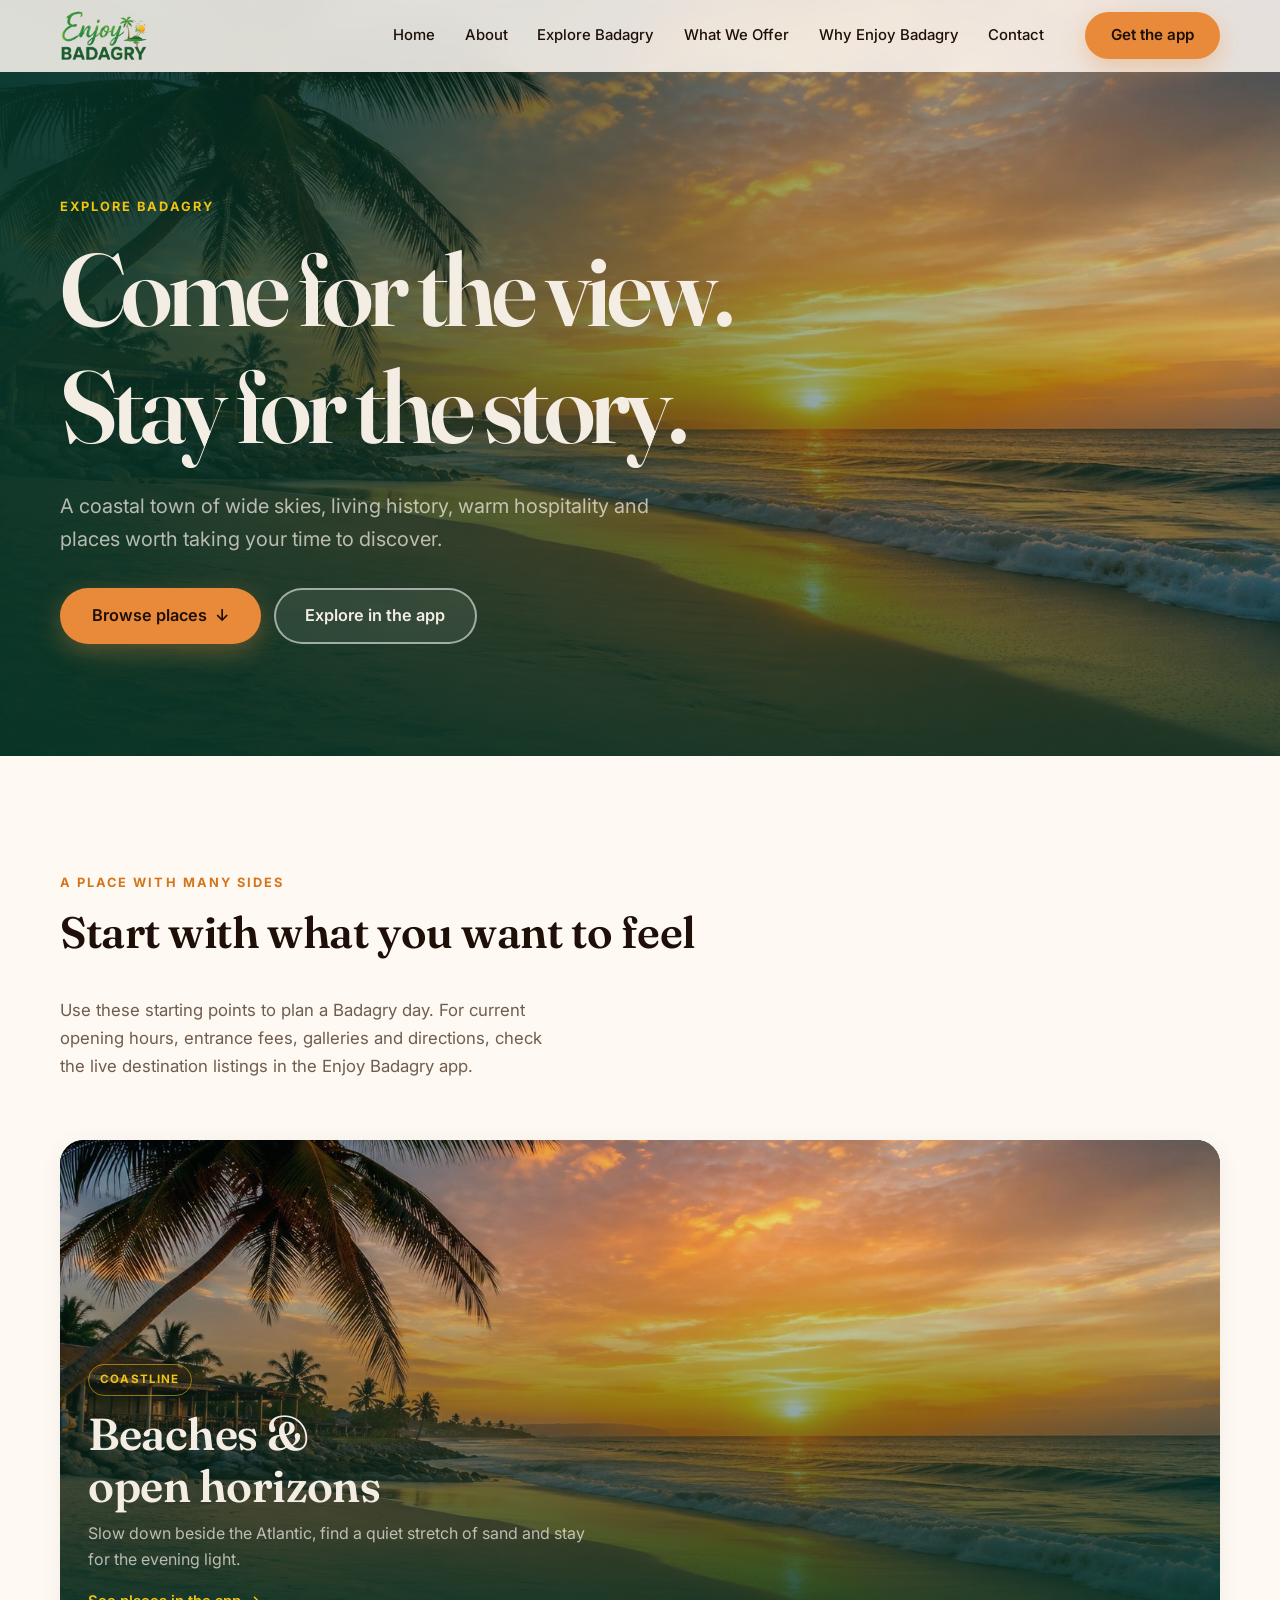
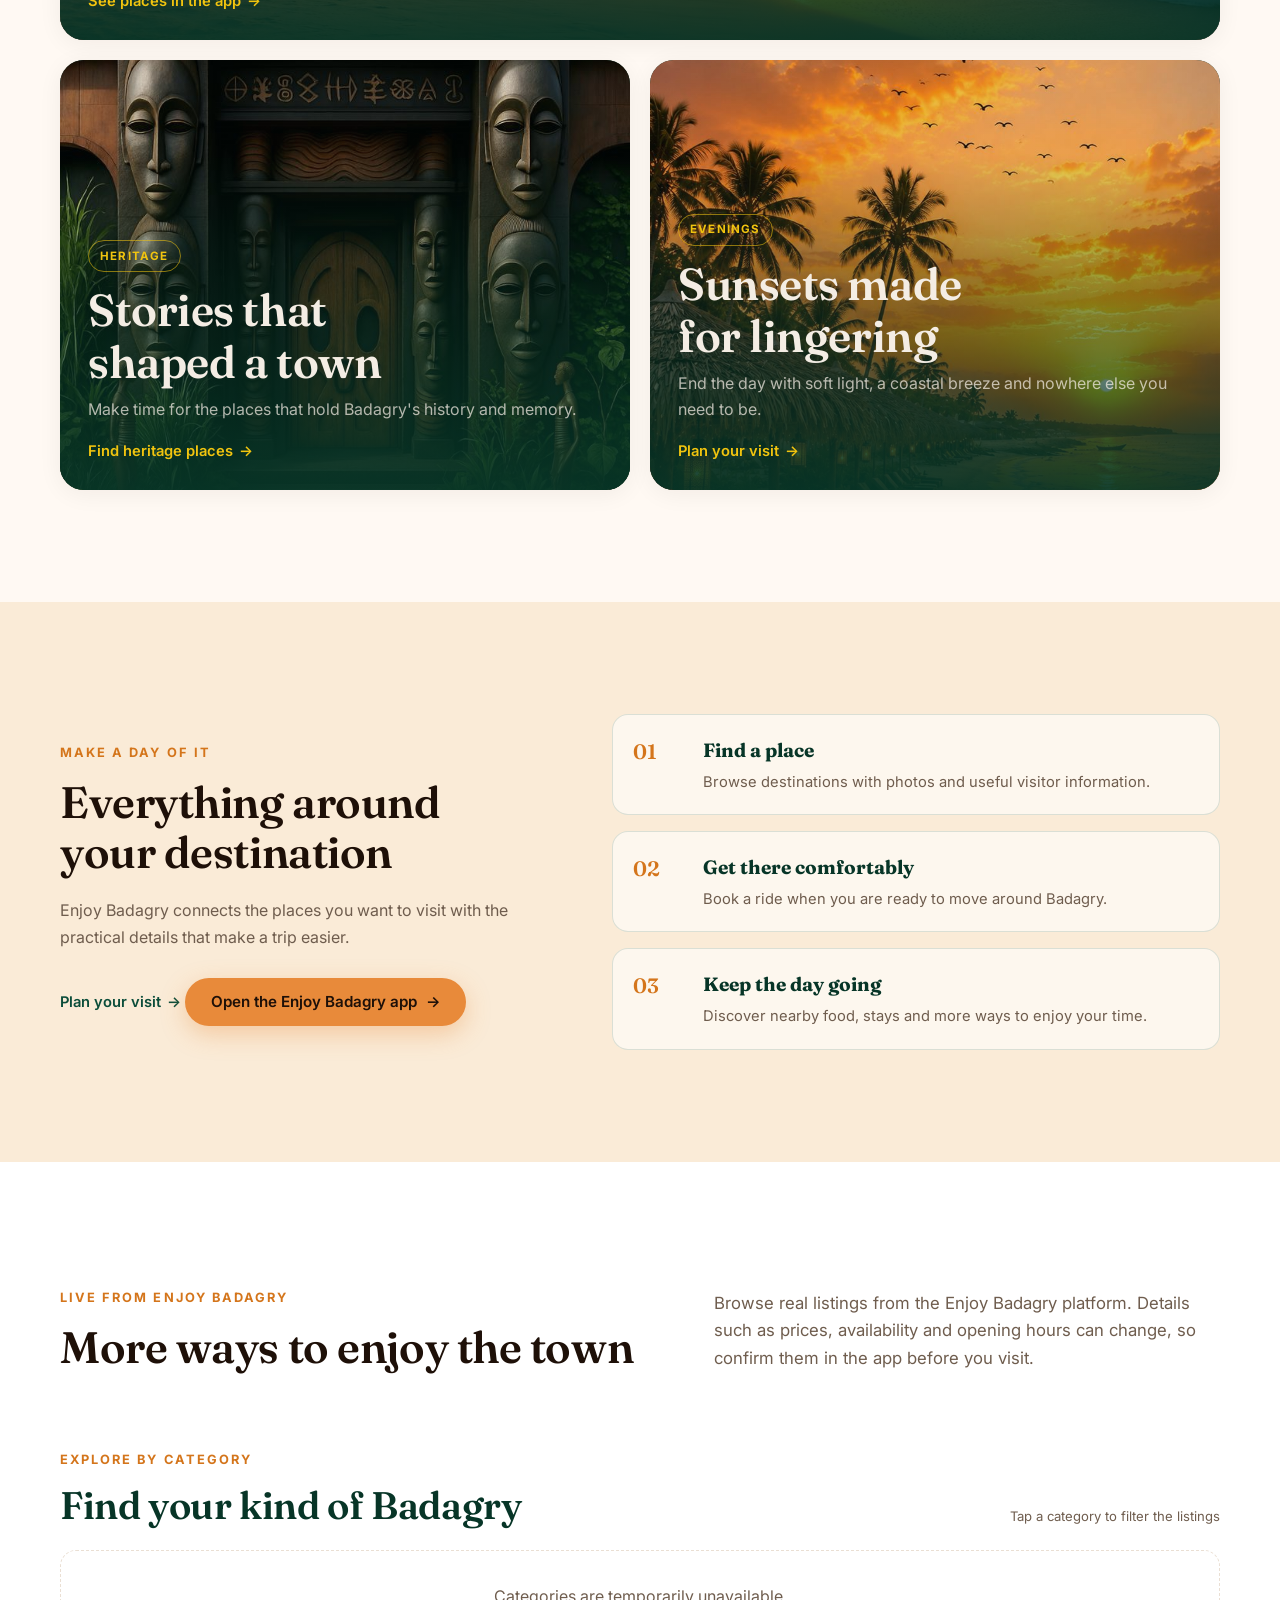
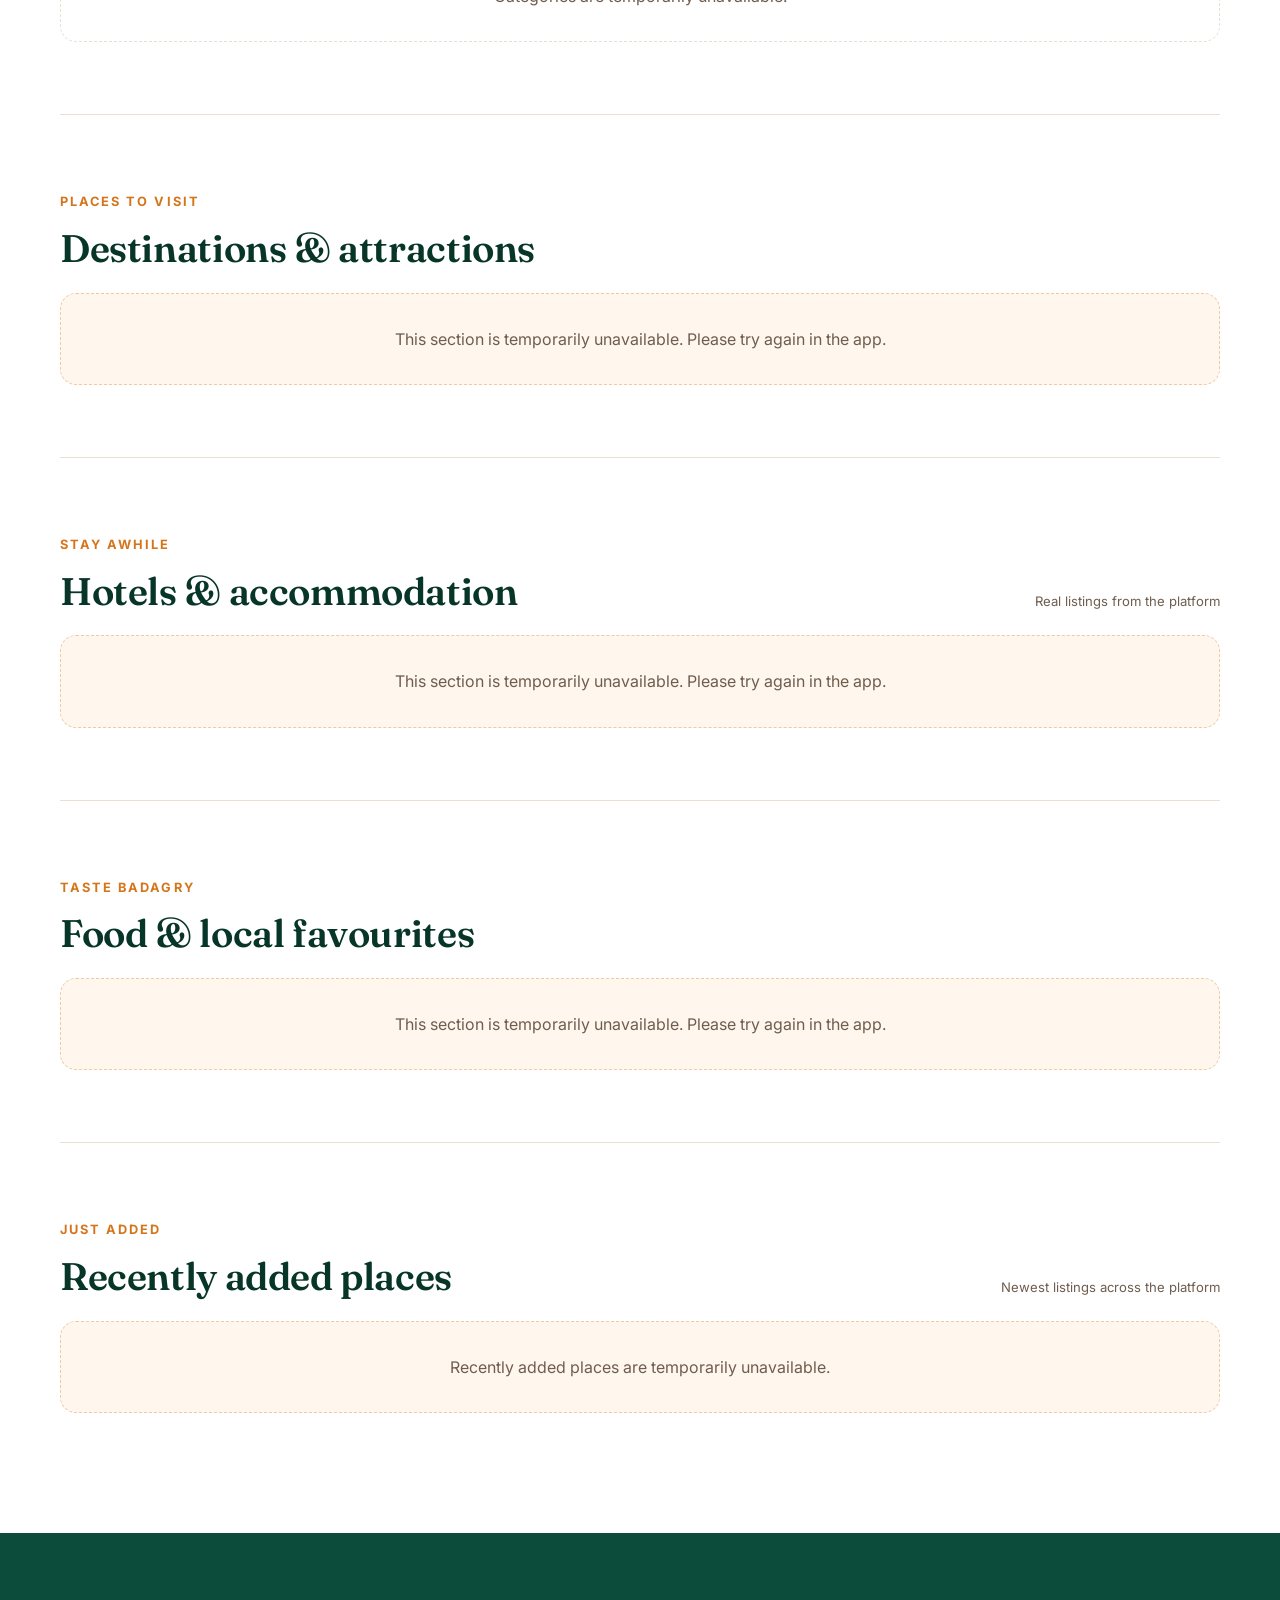
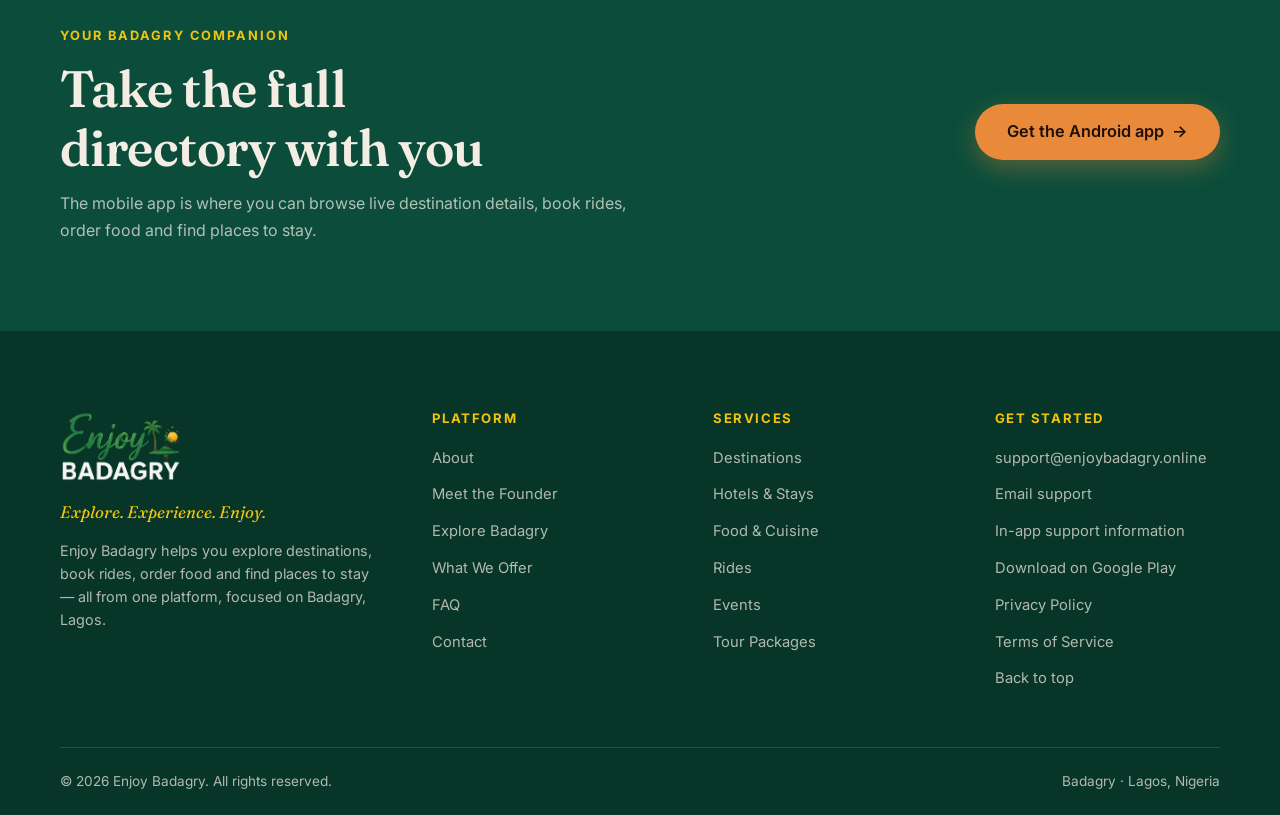
<file: explore/index.html>
<!DOCTYPE html>
<html lang="en">
<head>
  <meta charset="UTF-8" />
  <meta name="viewport" content="width=device-width, initial-scale=1.0" />
  <meta name="theme-color" content="#0B4D3A" />
  <title>Explore Badagry — Places, Stories &amp; Experiences | Enjoy Badagry</title>
  <meta name="description" content="Explore Badagry's beaches, heritage, sunsets and local experiences with Enjoy Badagry." />
  <meta name="robots" content="index, follow" />
  <link rel="canonical" href="https://enjoybadagry.online/explore/" />
  <meta property="og:type" content="website" />
  <meta property="og:site_name" content="Enjoy Badagry" />
  <meta property="og:title" content="Explore Badagry | Enjoy Badagry" />
  <meta property="og:description" content="Find the places, stories and experiences that make Badagry unforgettable." />
  <meta property="og:url" content="https://enjoybadagry.online/explore/" />
  <meta property="og:image" content="https://enjoybadagry.online/images/hero-beach.jpg" />
  <meta property="og:image:alt" content="Palm-lined beach along the Badagry coastline" />
  <meta property="og:locale" content="en_NG" />
  <meta name="twitter:card" content="summary_large_image" />
  <meta name="twitter:title" content="Explore Badagry | Attractions, Hotels &amp; Local Experiences" />
  <meta name="twitter:description" content="Find destinations, places to stay, food and local experiences in Badagry." />
  <meta name="twitter:image" content="https://enjoybadagry.online/images/hero-beach.jpg" />
  <meta name="twitter:image:alt" content="Palm-lined beach along the Badagry coastline" />
  <link rel="icon" type="image/png" href="../images/favicon.png" />
  <link rel="preconnect" href="https://fonts.googleapis.com" />
  <link rel="preconnect" href="https://fonts.gstatic.com" crossorigin />
  <link href="https://fonts.googleapis.com/css2?family=Fraunces:ital,opsz,wght@0,9..144,500;0,9..144,600;0,9..144,700;1,9..144,500;1,9..144,600&family=Inter:wght@400;500;600;700&display=swap" rel="stylesheet" />
  <link rel="stylesheet" href="../css/styles.css" />
  <link rel="stylesheet" href="../css/explore.css" />
  <script type="application/ld+json">
  {
    "@context": "https://schema.org",
    "@graph": [
      {
        "@type": "WebPage",
        "@id": "https://enjoybadagry.online/explore/#webpage",
        "url": "https://enjoybadagry.online/explore/",
        "name": "Explore Badagry | Attractions, Hotels & Local Experiences",
        "description": "Find destinations, places to stay, food and local experiences in Badagry.",
        "isPartOf": { "@id": "https://enjoybadagry.online/#website" },
        "about": { "@id": "https://enjoybadagry.online/#organization" },
        "inLanguage": "en"
      },
      {
        "@type": "WebSite",
        "@id": "https://enjoybadagry.online/#website",
        "url": "https://enjoybadagry.online/",
        "name": "Enjoy Badagry",
        "publisher": { "@id": "https://enjoybadagry.online/#organization" },
        "inLanguage": "en"
      },
      {
        "@type": "Organization",
        "@id": "https://enjoybadagry.online/#organization",
        "name": "Enjoy Badagry",
        "url": "https://enjoybadagry.online/",
        "logo": { "@type": "ImageObject", "url": "https://enjoybadagry.online/images/logo-dark.png", "width": 273, "height": 161 },
        "email": "support@enjoybadagry.online"
      }
    ]
  }
  </script>
</head>
<body>
  <a class="skip-link" href="#main">Skip to main content</a>

  <header class="nav" id="nav">
    <div class="container nav__inner">
      <a class="nav__brand" href="../index.html" aria-label="Enjoy Badagry — home">
        <img src="../images/logo-light.png" alt="Enjoy Badagry" width="114" height="67" class="nav__logo" />
      </a>
      <nav class="nav__menu" id="nav-menu" aria-label="Primary">
        <ul class="nav__list" role="list">
          <li><a class="nav__link" href="../index.html">Home</a></li>
          <li><a class="nav__link" href="../index.html#about">About</a></li>
          <li><a class="nav__link is-active" href="./" aria-current="page">Explore Badagry</a></li>
          <li><a class="nav__link" href="../index.html#offer">What We Offer</a></li>
          <li><a class="nav__link" href="../index.html#why">Why Enjoy Badagry</a></li>
          <li><a class="nav__link" href="../contact/">Contact</a></li>
        </ul>
        <a class="btn btn--primary nav__cta" href="../index.html#app">Get the app</a>
      </nav>
      <button class="nav__toggle" id="nav-toggle" type="button" aria-expanded="false" aria-controls="nav-menu" aria-label="Open menu">
        <span class="nav__toggle-bar" aria-hidden="true"></span>
        <span class="nav__toggle-bar" aria-hidden="true"></span>
        <span class="nav__toggle-bar" aria-hidden="true"></span>
      </button>
    </div>
  </header>

  <main id="main">
    <section class="explore-hero" aria-labelledby="explore-title">
      <div class="explore-hero__image" aria-hidden="true"></div>
      <div class="container explore-hero__content">
        <p class="eyebrow explore-hero__eyebrow reveal">Explore Badagry</p>
        <h1 id="explore-title" class="explore-hero__title reveal">Come for the view. Stay for the story.</h1>
        <p class="explore-hero__lede reveal">A coastal town of wide skies, living history, warm hospitality and places worth taking your time to discover.</p>
        <div class="explore-hero__actions reveal">
          <a class="btn btn--primary btn--lg" href="#places">Browse places <span aria-hidden="true">↓</span></a>
          <a class="btn btn--ghost btn--lg" href="../index.html#app">Explore in the app</a>
        </div>
      </div>
    </section>

    <section class="section explore-intro" id="places">
      <div class="container">
        <div class="section__head reveal">
          <div>
            <p class="eyebrow">A place with many sides</p>
            <h2 class="section__title">Start with what you want to feel</h2>
          </div>
          <p class="section__lede section__lede--narrow">Use these starting points to plan a Badagry day. For current opening hours, entrance fees, galleries and directions, check the live destination listings in the Enjoy Badagry app.</p>
        </div>

        <div class="explore-directory">
          <article class="explore-feature explore-feature--wide reveal">
            <img src="../images/hero-beach.jpg" alt="Palm-lined beach along the Badagry coastline" width="1536" height="1024" loading="eager" />
            <div class="explore-feature__overlay"></div>
            <div class="explore-feature__content">
              <span class="explore-feature__tag">Coastline</span>
              <h3>Beaches &amp; open horizons</h3>
              <p>Slow down beside the Atlantic, find a quiet stretch of sand and stay for the evening light.</p>
              <a class="link-arrow link-arrow--light" href="../index.html#app">See places in the app <span aria-hidden="true">→</span></a>
            </div>
          </article>

          <article class="explore-feature reveal">
            <img src="../images/museum.jpg" alt="Heritage architecture and carved masks in Badagry" width="1280" height="853" loading="lazy" />
            <div class="explore-feature__overlay"></div>
            <div class="explore-feature__content">
              <span class="explore-feature__tag">Heritage</span>
              <h3>Stories that shaped a town</h3>
              <p>Make time for the places that hold Badagry's history and memory.</p>
              <a class="link-arrow link-arrow--light" href="../index.html#app">Find heritage places <span aria-hidden="true">→</span></a>
            </div>
          </article>

          <article class="explore-feature reveal">
            <img src="../images/sunset-beach.jpg" alt="Warm sunset over the Badagry shore" width="1280" height="853" loading="lazy" />
            <div class="explore-feature__overlay"></div>
            <div class="explore-feature__content">
              <span class="explore-feature__tag">Evenings</span>
              <h3>Sunsets made for lingering</h3>
              <p>End the day with soft light, a coastal breeze and nowhere else you need to be.</p>
              <a class="link-arrow link-arrow--light" href="../index.html#app">Plan your visit <span aria-hidden="true">→</span></a>
            </div>
          </article>
        </div>
      </div>
    </section>

    <section class="section explore-planning">
      <div class="container">
        <div class="explore-planning__grid">
          <div class="explore-planning__copy reveal">
            <p class="eyebrow">Make a day of it</p>
            <h2 class="section__title">Everything around your destination</h2>
            <p>Enjoy Badagry connects the places you want to visit with the practical details that make a trip easier.</p>
            <a class="link-arrow" href="../plan-your-visit/">Plan your visit <span aria-hidden="true">→</span></a>
            <a class="btn btn--primary" href="../index.html#app">Open the Enjoy Badagry app <span aria-hidden="true">→</span></a>
          </div>
          <ul class="explore-planning__list reveal" role="list">
            <li><span class="explore-planning__number">01</span><div><strong>Find a place</strong><p>Browse destinations with photos and useful visitor information.</p></div></li>
            <li><span class="explore-planning__number">02</span><div><strong>Get there comfortably</strong><p>Book a ride when you are ready to move around Badagry.</p></div></li>
            <li><span class="explore-planning__number">03</span><div><strong>Keep the day going</strong><p>Discover nearby food, stays and more ways to enjoy your time.</p></div></li>
          </ul>
        </div>
      </div>
    </section>

    <section class="section explore-live" id="discover" aria-labelledby="discover-title">
      <div class="container">
        <div class="section__head reveal">
          <div>
            <p class="eyebrow">Live from Enjoy Badagry</p>
            <h2 id="discover-title" class="section__title">More ways to enjoy the town</h2>
          </div>
          <p class="section__lede section__lede--narrow">Browse real listings from the Enjoy Badagry platform. Details such as prices, availability and opening hours can change, so confirm them in the app before you visit.</p>
        </div>

        <div class="live-categories" data-live-section="categories">
          <div class="live-section__head">
            <div>
              <p class="eyebrow">Explore by category</p>
              <h3 class="live-section__title">Find your kind of Badagry</h3>
            </div>
            <span class="live-section__note">Tap a category to filter the listings</span>
          </div>
          <div class="category-tiles" id="category-tiles" aria-live="polite">
            <p class="live-state live-state--loading">Loading categories…</p>
          </div>
        </div>

        <div class="live-section" data-live-section="destinations">
          <div class="live-section__head">
            <div>
              <p class="eyebrow">Places to visit</p>
              <h3 class="live-section__title">Destinations &amp; attractions</h3>
            </div>
            <div class="live-section__controls" id="destination-filters" aria-label="Filter destinations"></div>
          </div>
          <div class="live-grid" id="destination-list" aria-live="polite">
            <p class="live-state live-state--loading">Loading destinations…</p>
          </div>
        </div>

        <div class="live-section" data-live-section="hotels">
          <div class="live-section__head">
            <div>
              <p class="eyebrow">Stay awhile</p>
              <h3 class="live-section__title">Hotels &amp; accommodation</h3>
            </div>
            <span class="live-section__note">Real listings from the platform</span>
          </div>
          <div class="live-grid" id="hotel-list" aria-live="polite">
            <p class="live-state live-state--loading">Loading places to stay…</p>
          </div>
        </div>

        <div class="live-section" data-live-section="food">
          <div class="live-section__head">
            <div>
              <p class="eyebrow">Taste Badagry</p>
              <h3 class="live-section__title">Food &amp; local favourites</h3>
            </div>
            <div class="live-section__controls" id="food-filters" aria-label="Filter food categories"></div>
          </div>
          <div class="live-grid live-grid--food" id="food-list" aria-live="polite">
            <p class="live-state live-state--loading">Loading food listings…</p>
          </div>
        </div>

        <div class="live-section" data-live-section="recent">
          <div class="live-section__head">
            <div>
              <p class="eyebrow">Just added</p>
              <h3 class="live-section__title">Recently added places</h3>
            </div>
            <span class="live-section__note">Newest listings across the platform</span>
          </div>
          <div class="live-grid live-grid--scroll" id="recent-list" aria-live="polite">
            <p class="live-state live-state--loading">Loading recently added places…</p>
          </div>
        </div>
      </div>
    </section>

    <section class="explore-app-cta" aria-labelledby="explore-app-title">
      <div class="container explore-app-cta__inner reveal">
        <div>
          <p class="eyebrow explore-app-cta__eyebrow">Your Badagry companion</p>
          <h2 id="explore-app-title">Take the full directory with you</h2>
          <p>The mobile app is where you can browse live destination details, book rides, order food and find places to stay.</p>
        </div>
        <a class="btn btn--primary btn--lg" href="https://play.google.com/store/apps/details?id=com.kingnewman.enjoybadagry" target="_blank" rel="noopener noreferrer">Get the Android app <span aria-hidden="true">→</span></a>
      </div>
    </section>
  </main>

  <footer class="footer">
    <div class="container footer__grid">
      <div class="footer__brand">
        <img src="../images/logo-dark.png" alt="Enjoy Badagry" width="122" height="72" class="footer__logo" />
        <p class="footer__tagline">Explore. Experience. Enjoy.</p>
        <p class="footer__desc">Enjoy Badagry helps you explore destinations, book rides, order food and find places to stay — all from one platform, focused on Badagry, Lagos.</p>
      </div>
      <nav class="footer__col" aria-label="Footer — platform">
        <h3 class="footer__heading">Platform</h3>
        <ul class="footer__links" role="list">
          <li><a href="../index.html#about">About</a></li>
          <li><a href="../about-owner/">Meet the Founder</a></li>
          <li><a href="./" aria-current="page">Explore Badagry</a></li>
          <li><a href="../index.html#offer">What We Offer</a></li>
          <li><a href="../index.html#faq">FAQ</a></li>
          <li><a href="../contact/">Contact</a></li>
        </ul>
      </nav>
      <nav class="footer__col" aria-label="Footer — services">
        <h3 class="footer__heading">Services</h3>
        <ul class="footer__links" role="list">
          <li><a href="./">Destinations</a></li>
          <li><a href="../index.html#offer">Hotels &amp; Stays</a></li>
          <li><a href="../index.html#offer">Food &amp; Cuisine</a></li>
          <li><a href="../index.html#offer">Rides</a></li>
           <li><a href="../events-and-tours/">Events</a></li>
           <li><a href="../events-and-tours/#ways-to-go">Tour Packages</a></li>
        </ul>
      </nav>
      <div class="footer__col">
        <h3 class="footer__heading">Get started</h3>
        <ul class="footer__links" role="list">
          <li><a href="mailto:support@enjoybadagry.online">support@enjoybadagry.online</a></li>
          <li><a href="mailto:kingnewmanlive@gmail.com">Email support</a></li>
          <li><a href="../contact/#channels">In-app support information</a></li>
          <li><a href="https://play.google.com/store/apps/details?id=com.kingnewman.enjoybadagry" target="_blank" rel="noopener noreferrer">Download on Google Play</a></li>
          <li><a href="../privacy-policy/">Privacy Policy</a></li>
          <li><a href="../terms/">Terms of Service</a></li>
          <li><a href="#main">Back to top</a></li>
        </ul>
      </div>
    </div>
    <div class="container footer__bottom"><p>&copy; <span id="year">2026</span> Enjoy Badagry. All rights reserved.</p><p>Badagry · Lagos, Nigeria</p></div>
  </footer>
  <script src="../js/explore.js" defer></script>
  <script src="../js/main.js" defer></script>
</body>
</html>
</file>
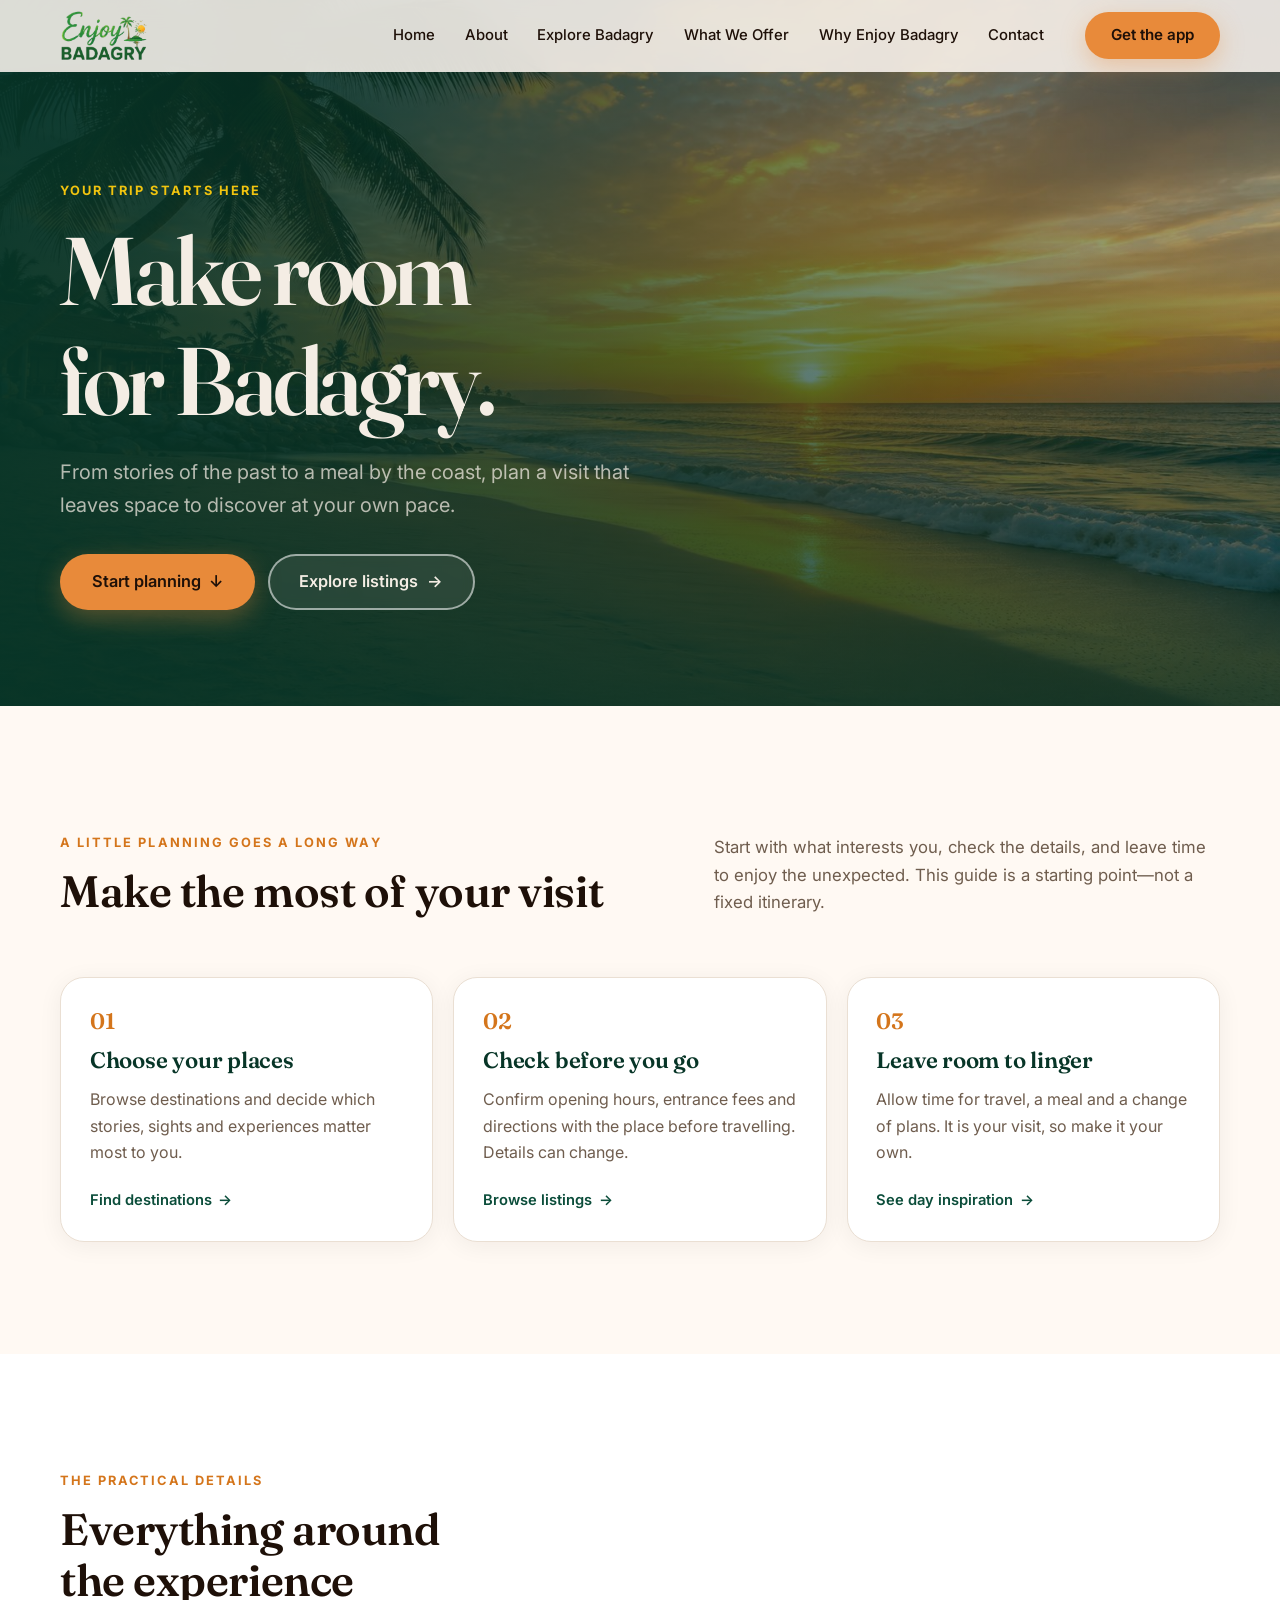
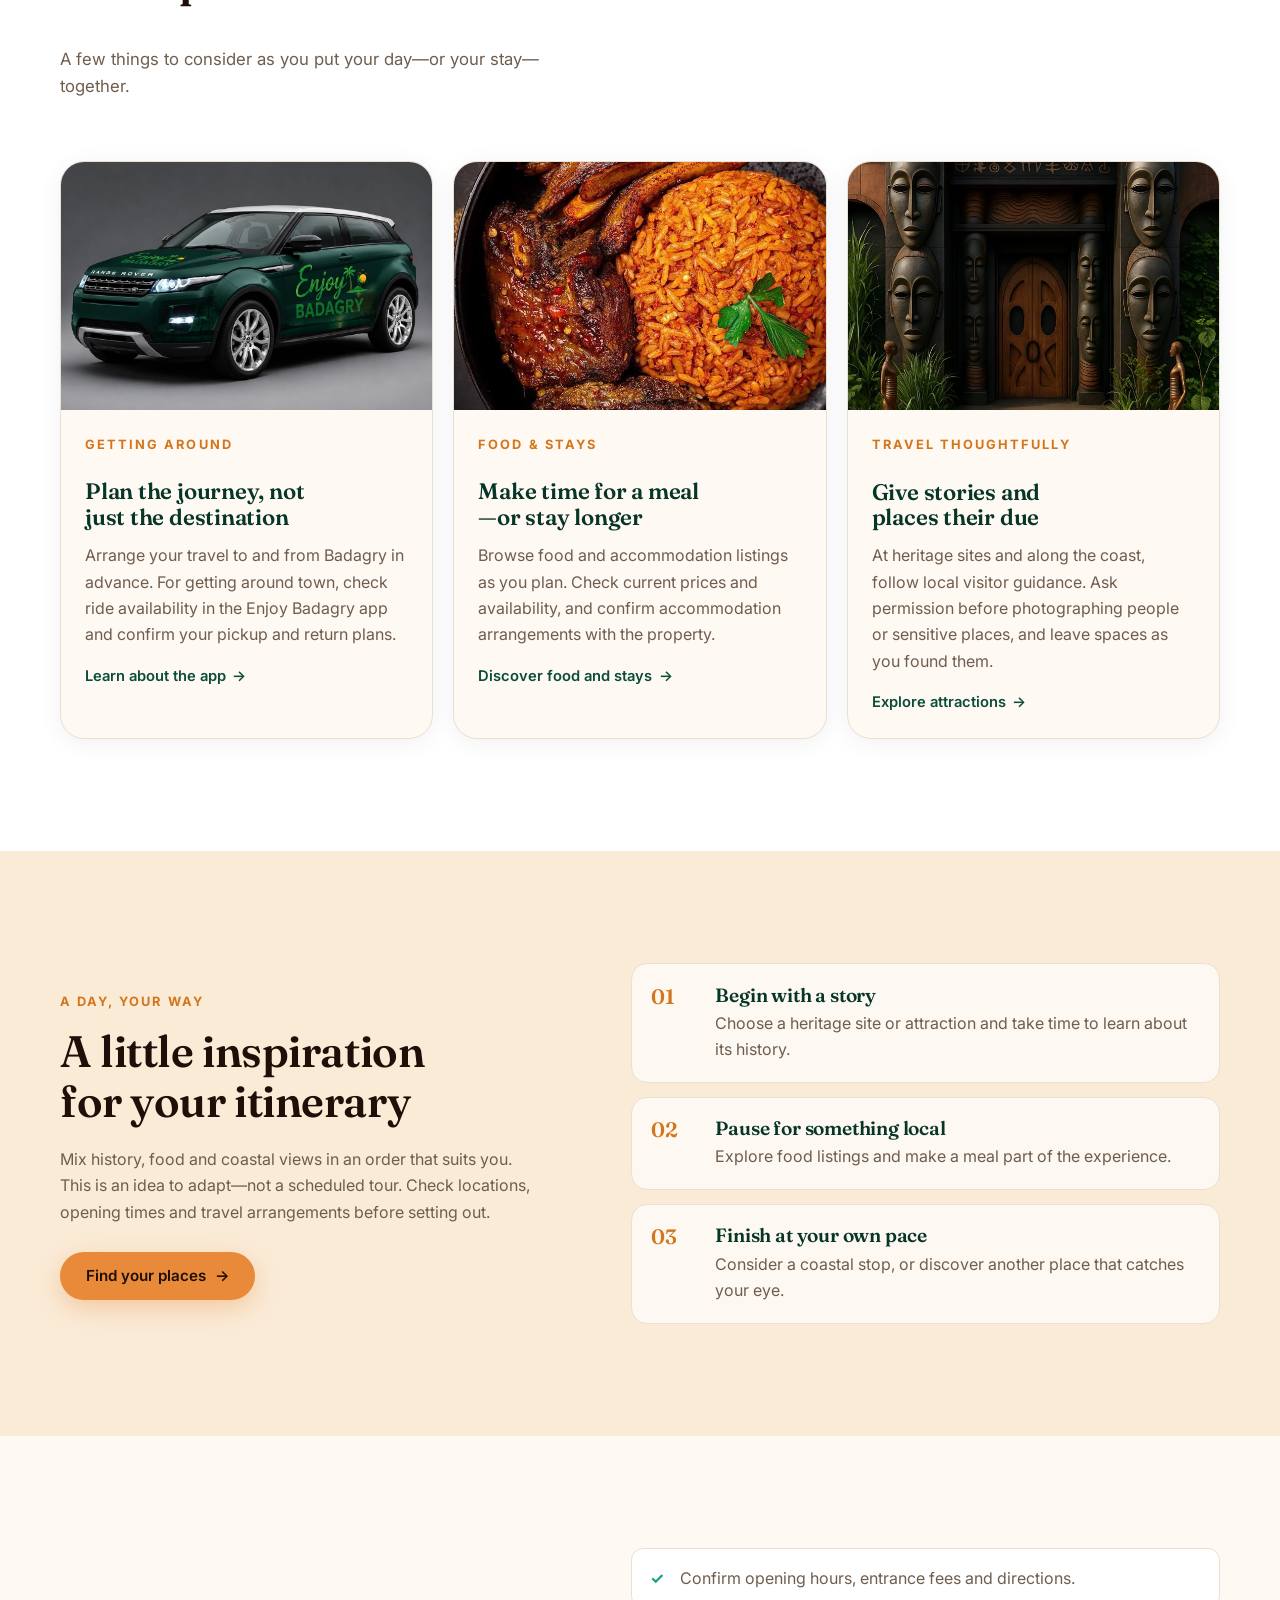
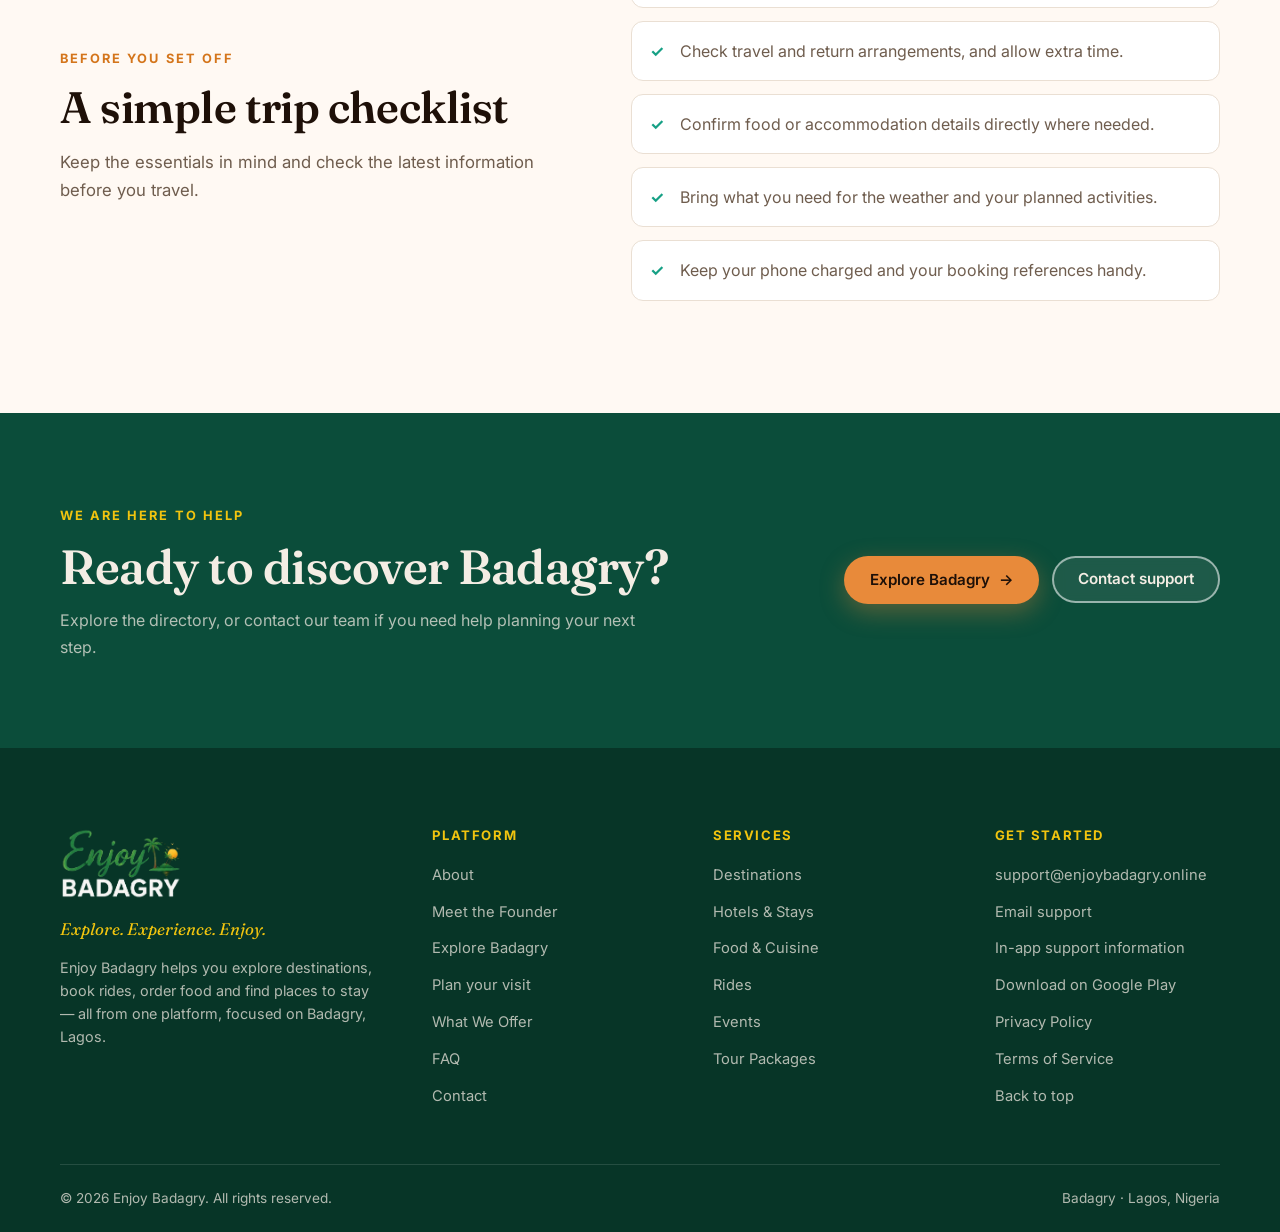
<file: plan-your-visit/index.html>
<!DOCTYPE html>
<html lang="en">
<head>
  <meta charset="UTF-8" />
  <meta name="viewport" content="width=device-width, initial-scale=1.0" />
  <meta name="theme-color" content="#0B4D3A" />
  <title>Plan Your Visit to Badagry | Enjoy Badagry</title>
  <meta name="description" content="Plan a visit to Badagry with practical tips for exploring attractions, finding food and accommodation, and getting around." />
  <meta name="robots" content="index, follow" />
  <link rel="canonical" href="https://enjoybadagry.online/plan-your-visit/" />
  <meta property="og:type" content="website" />
  <meta property="og:site_name" content="Enjoy Badagry" />
  <meta property="og:title" content="Plan Your Visit to Badagry | Enjoy Badagry" />
  <meta property="og:description" content="A thoughtful starting point for your time in Badagry." />
  <meta property="og:url" content="https://enjoybadagry.online/plan-your-visit/" />
  <meta property="og:image" content="https://enjoybadagry.online/images/hero-beach.jpg" />
  <meta property="og:image:alt" content="Badagry coastline and palm trees" />
  <meta property="og:locale" content="en_NG" />
  <meta name="twitter:card" content="summary_large_image" />
  <meta name="twitter:title" content="Plan Your Visit to Badagry | Enjoy Badagry" />
  <meta name="twitter:description" content="Practical tips for exploring attractions, finding food and accommodation, and getting around Badagry." />
  <meta name="twitter:image" content="https://enjoybadagry.online/images/hero-beach.jpg" />
  <meta name="twitter:image:alt" content="Badagry coastline and palm trees" />
  <link rel="icon" type="image/png" href="../images/favicon.png" />
  <link rel="preconnect" href="https://fonts.googleapis.com" />
  <link rel="preconnect" href="https://fonts.gstatic.com" crossorigin />
  <link href="https://fonts.googleapis.com/css2?family=Fraunces:ital,opsz,wght@0,9..144,500;0,9..144,600;0,9..144,700;1,9..144,500;1,9..144,600&amp;family=Inter:wght@400;500;600;700&amp;display=swap" rel="stylesheet" />
  <link rel="stylesheet" href="../css/styles.css" />
  <link rel="stylesheet" href="../css/visit.css" />
  <script type="application/ld+json">
  {
    "@context": "https://schema.org",
    "@type": "WebPage",
    "@id": "https://enjoybadagry.online/plan-your-visit/#webpage",
    "url": "https://enjoybadagry.online/plan-your-visit/",
    "name": "Plan Your Visit to Badagry | Enjoy Badagry",
    "description": "Practical tips for exploring attractions, finding food and accommodation, and getting around Badagry.",
    "isPartOf": { "@type": "WebSite", "@id": "https://enjoybadagry.online/#website", "url": "https://enjoybadagry.online/", "name": "Enjoy Badagry" },
    "about": { "@type": "Organization", "@id": "https://enjoybadagry.online/#organization", "name": "Enjoy Badagry", "url": "https://enjoybadagry.online/", "email": "support@enjoybadagry.online" },
    "inLanguage": "en"
  }
  </script>
</head>
<body>
  <a class="skip-link" href="#main">Skip to main content</a>
  <header class="nav" id="nav">
    <div class="container nav__inner">
      <a class="nav__brand" href="../index.html" aria-label="Enjoy Badagry — home"><img src="../images/logo-light.png" alt="Enjoy Badagry" width="114" height="67" class="nav__logo" /></a>
      <nav class="nav__menu" id="nav-menu" aria-label="Primary">
        <ul class="nav__list" role="list">
          <li><a class="nav__link" href="../index.html">Home</a></li>
          <li><a class="nav__link" href="../index.html#about">About</a></li>
          <li><a class="nav__link" href="../explore/">Explore Badagry</a></li>
          <li><a class="nav__link" href="../index.html#offer">What We Offer</a></li>
          <li><a class="nav__link" href="../index.html#why">Why Enjoy Badagry</a></li>
          <li><a class="nav__link" href="../contact/">Contact</a></li>
        </ul>
        <a class="btn btn--primary nav__cta" href="../index.html#app">Get the app</a>
      </nav>
      <button class="nav__toggle" id="nav-toggle" type="button" aria-expanded="false" aria-controls="nav-menu" aria-label="Open menu"><span class="nav__toggle-bar" aria-hidden="true"></span><span class="nav__toggle-bar" aria-hidden="true"></span><span class="nav__toggle-bar" aria-hidden="true"></span></button>
    </div>
  </header>
  <main id="main">
    <section class="visit-hero" aria-labelledby="visit-title">
      <div class="container visit-hero__content">
        <p class="eyebrow eyebrow--on-dark reveal">Your trip starts here</p>
        <h1 id="visit-title" class="visit-hero__title reveal">Make room for Badagry.</h1>
        <p class="visit-hero__text reveal">From stories of the past to a meal by the coast, plan a visit that leaves space to discover at your own pace.</p>
        <div class="visit-hero__actions reveal"><a class="btn btn--primary btn--lg" href="#start">Start planning <span aria-hidden="true">↓</span></a><a class="btn btn--ghost btn--lg" href="../explore/#discover">Explore listings <span aria-hidden="true">→</span></a></div>
      </div>
    </section>

    <section class="section visit-intro" id="start">
      <div class="container">
        <div class="section__head reveal"><div><p class="eyebrow">A little planning goes a long way</p><h2 class="section__title">Make the most of your visit</h2></div><p class="section__lede section__lede--narrow">Start with what interests you, check the details, and leave time to enjoy the unexpected. This guide is a starting point—not a fixed itinerary.</p></div>
        <div class="visit-cards">
          <article class="visit-card reveal"><span class="visit-card__number">01</span><h3>Choose your places</h3><p>Browse destinations and decide which stories, sights and experiences matter most to you.</p><a class="link-arrow" href="../explore/#destination-list">Find destinations <span aria-hidden="true">→</span></a></article>
          <article class="visit-card reveal"><span class="visit-card__number">02</span><h3>Check before you go</h3><p>Confirm opening hours, entrance fees and directions with the place before travelling. Details can change.</p><a class="link-arrow" href="../explore/#discover">Browse listings <span aria-hidden="true">→</span></a></article>
          <article class="visit-card reveal"><span class="visit-card__number">03</span><h3>Leave room to linger</h3><p>Allow time for travel, a meal and a change of plans. It is your visit, so make it your own.</p><a class="link-arrow" href="#inspiration">See day inspiration <span aria-hidden="true">→</span></a></article>
        </div>
      </div>
    </section>

    <section class="section visit-essentials" id="essentials">
      <div class="container">
        <div class="section__head reveal"><div><p class="eyebrow">The practical details</p><h2 class="section__title">Everything around the experience</h2></div><p class="section__lede section__lede--narrow">A few things to consider as you put your day—or your stay—together.</p></div>
        <div class="visit-essentials__grid">
          <article class="visit-detail reveal"><div class="visit-detail__image"><img src="../images/rides.jpg" alt="A vehicle representing travel around Badagry" loading="lazy" /></div><div class="visit-detail__body"><p class="eyebrow">Getting around</p><h3>Plan the journey, not just the destination</h3><p>Arrange your travel to and from Badagry in advance. For getting around town, check ride availability in the Enjoy Badagry app and confirm your pickup and return plans.</p><a class="link-arrow" href="../index.html#app">Learn about the app <span aria-hidden="true">→</span></a></div></article>
          <article class="visit-detail reveal"><div class="visit-detail__image"><img src="../images/food.jpg" alt="A selection of food" loading="lazy" /></div><div class="visit-detail__body"><p class="eyebrow">Food &amp; stays</p><h3>Make time for a meal—or stay longer</h3><p>Browse food and accommodation listings as you plan. Check current prices and availability, and confirm accommodation arrangements with the property.</p><a class="link-arrow" href="../explore/#hotel-list">Discover food and stays <span aria-hidden="true">→</span></a></div></article>
          <article class="visit-detail reveal"><div class="visit-detail__image"><img src="../images/museum.jpg" alt="Heritage objects and architecture" loading="lazy" /></div><div class="visit-detail__body"><p class="eyebrow">Travel thoughtfully</p><h3>Give stories and places their due</h3><p>At heritage sites and along the coast, follow local visitor guidance. Ask permission before photographing people or sensitive places, and leave spaces as you found them.</p><a class="link-arrow" href="../explore/#destination-list">Explore attractions <span aria-hidden="true">→</span></a></div></article>
        </div>
      </div>
    </section>

    <section class="section visit-day" id="inspiration">
      <div class="container visit-day__grid">
        <div class="visit-day__copy reveal"><p class="eyebrow">A day, your way</p><h2 class="section__title">A little inspiration for your itinerary</h2><p>Mix history, food and coastal views in an order that suits you. This is an idea to adapt—not a scheduled tour. Check locations, opening times and travel arrangements before setting out.</p><a class="btn btn--primary" href="../explore/">Find your places <span aria-hidden="true">→</span></a></div>
        <ol class="visit-day__steps reveal"><li><span>01</span><div><h3>Begin with a story</h3><p>Choose a heritage site or attraction and take time to learn about its history.</p></div></li><li><span>02</span><div><h3>Pause for something local</h3><p>Explore food listings and make a meal part of the experience.</p></div></li><li><span>03</span><div><h3>Finish at your own pace</h3><p>Consider a coastal stop, or discover another place that catches your eye.</p></div></li></ol>
      </div>
    </section>

    <section class="section visit-checklist">
      <div class="container visit-checklist__grid"><div class="reveal"><p class="eyebrow">Before you set off</p><h2 class="section__title">A simple trip checklist</h2><p class="section__lede">Keep the essentials in mind and check the latest information before you travel.</p></div><ul class="visit-checklist__list reveal"><li>Confirm opening hours, entrance fees and directions.</li><li>Check travel and return arrangements, and allow extra time.</li><li>Confirm food or accommodation details directly where needed.</li><li>Bring what you need for the weather and your planned activities.</li><li>Keep your phone charged and your booking references handy.</li></ul></div>
    </section>
    <section class="visit-cta"><div class="container visit-cta__inner reveal"><div><p class="eyebrow eyebrow--on-dark">We are here to help</p><h2>Ready to discover Badagry?</h2><p>Explore the directory, or contact our team if you need help planning your next step.</p></div><div class="visit-cta__actions"><a class="btn btn--primary" href="../explore/">Explore Badagry <span aria-hidden="true">→</span></a><a class="btn btn--ghost" href="../contact/">Contact support</a></div></div></section>
  </main>
  <footer class="footer">
    <div class="container footer__grid">
      <div class="footer__brand"><img src="../images/logo-dark.png" alt="Enjoy Badagry" width="122" height="72" class="footer__logo" /><p class="footer__tagline">Explore. Experience. Enjoy.</p><p class="footer__desc">Enjoy Badagry helps you explore destinations, book rides, order food and find places to stay — all from one platform, focused on Badagry, Lagos.</p></div>
      <nav class="footer__col" aria-label="Footer — platform"><h3 class="footer__heading">Platform</h3><ul class="footer__links" role="list"><li><a href="../index.html#about">About</a></li><li><a href="../about-owner/">Meet the Founder</a></li><li><a href="../explore/">Explore Badagry</a></li><li><a href="./" aria-current="page">Plan your visit</a></li><li><a href="../index.html#offer">What We Offer</a></li><li><a href="../index.html#faq">FAQ</a></li><li><a href="../contact/">Contact</a></li></ul></nav>
      <nav class="footer__col" aria-label="Footer — services"><h3 class="footer__heading">Services</h3><ul class="footer__links" role="list"><li><a href="../explore/">Destinations</a></li><li><a href="../index.html#offer">Hotels &amp; Stays</a></li><li><a href="../index.html#offer">Food &amp; Cuisine</a></li><li><a href="../index.html#offer">Rides</a></li><li><a href="../index.html#offer">Events</a></li><li><a href="../index.html#offer">Tour Packages</a></li></ul></nav>
      <div class="footer__col"><h3 class="footer__heading">Get started</h3><ul class="footer__links" role="list"><li><a href="mailto:support@enjoybadagry.online">support@enjoybadagry.online</a></li><li><a href="mailto:kingnewmanlive@gmail.com">Email support</a></li><li><a href="../contact/#channels">In-app support information</a></li><li><a href="https://play.google.com/store/apps/details?id=com.kingnewman.enjoybadagry" target="_blank" rel="noopener noreferrer">Download on Google Play</a></li><li><a href="../privacy-policy/">Privacy Policy</a></li><li><a href="../terms/">Terms of Service</a></li><li><a href="#main">Back to top</a></li></ul></div>
    </div><div class="container footer__bottom"><p>&copy; <span id="year">2026</span> Enjoy Badagry. All rights reserved.</p><p>Badagry · Lagos, Nigeria</p></div>
  </footer>
  <script src="../js/main.js" defer></script>
</body>
</html>
</file>
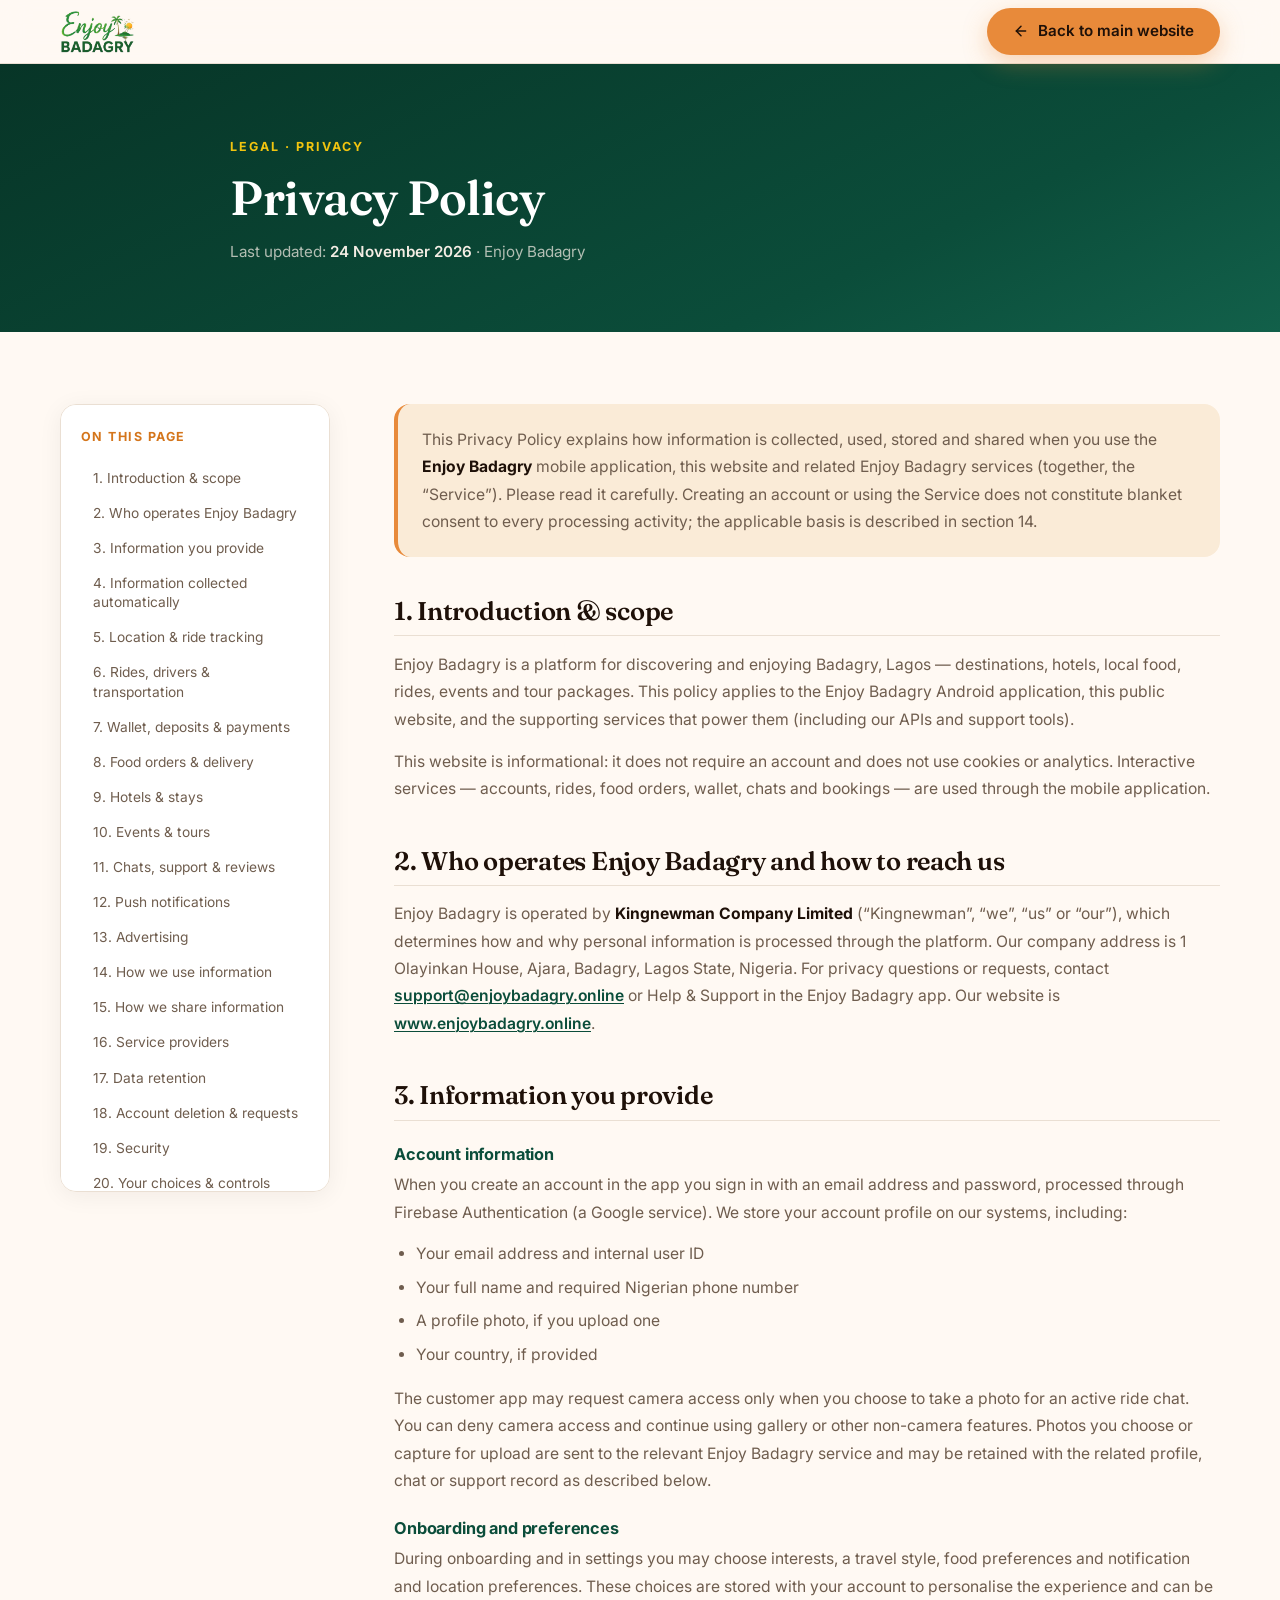
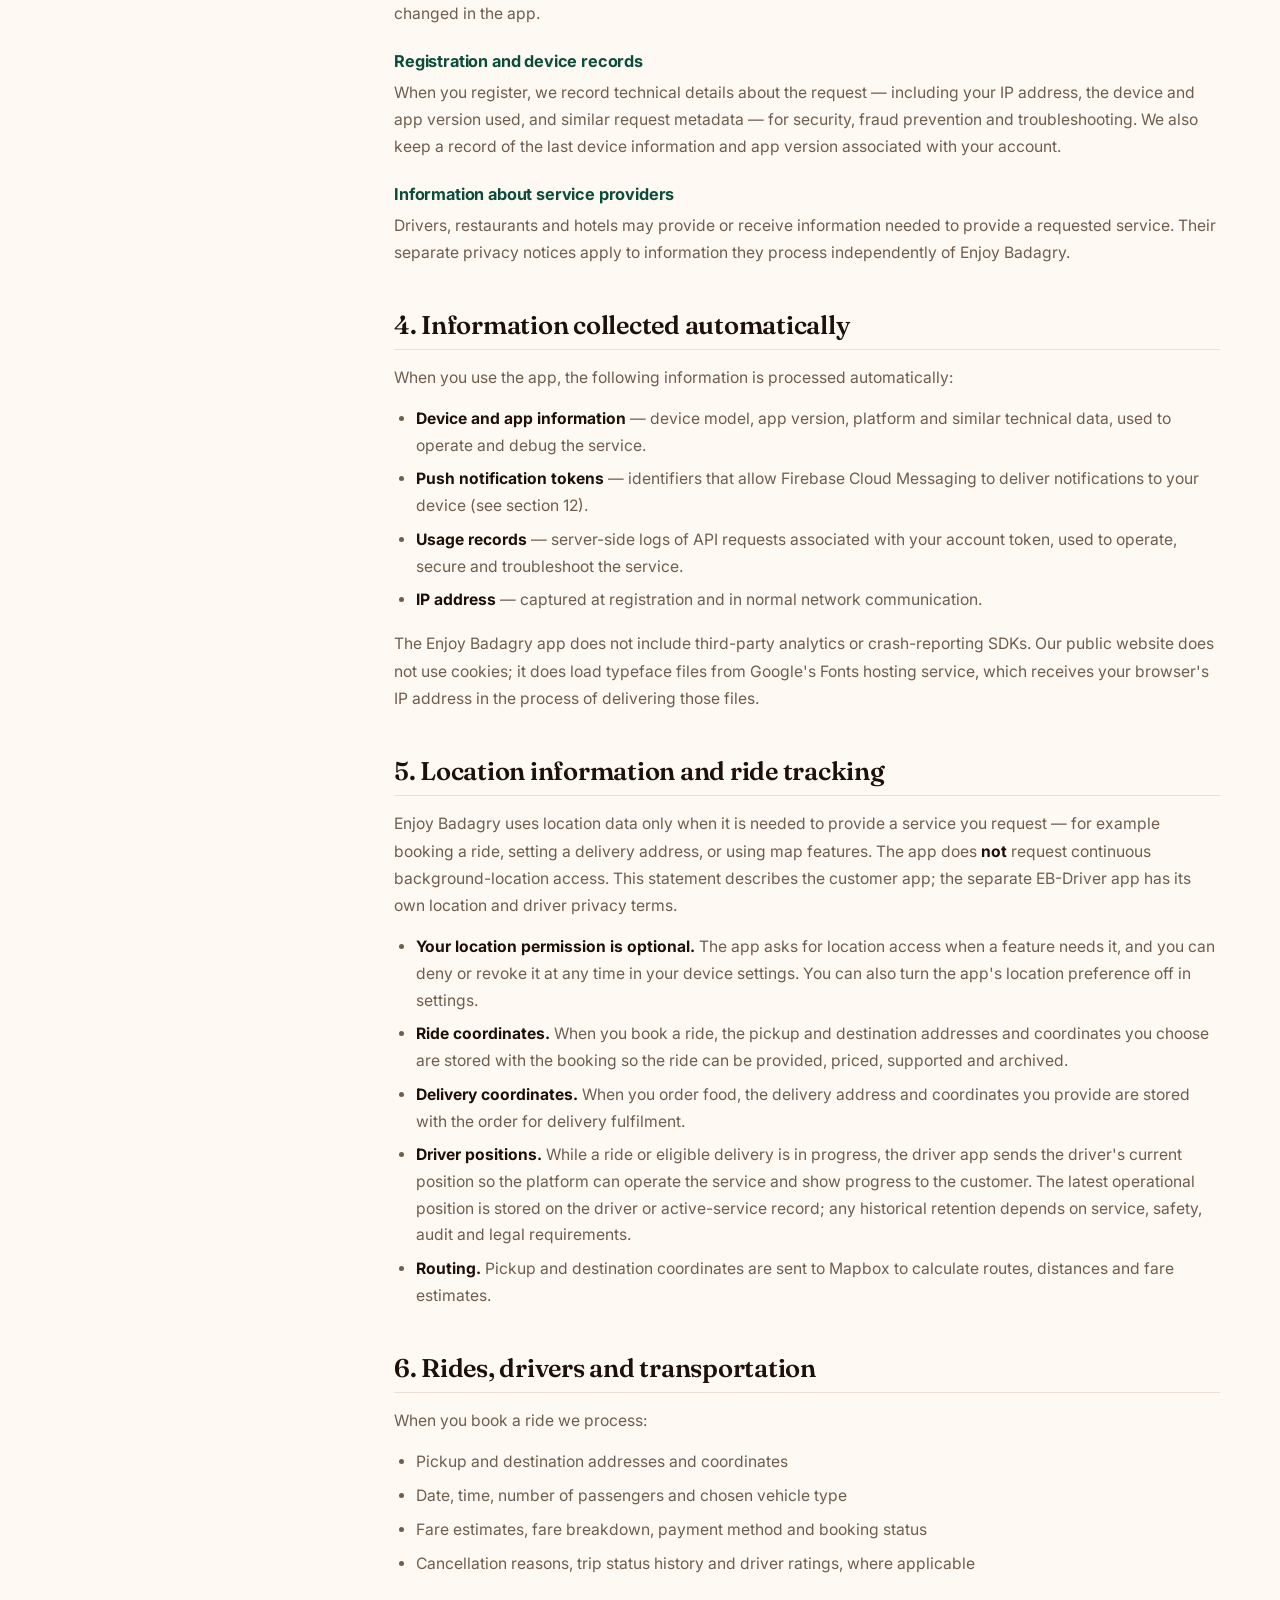
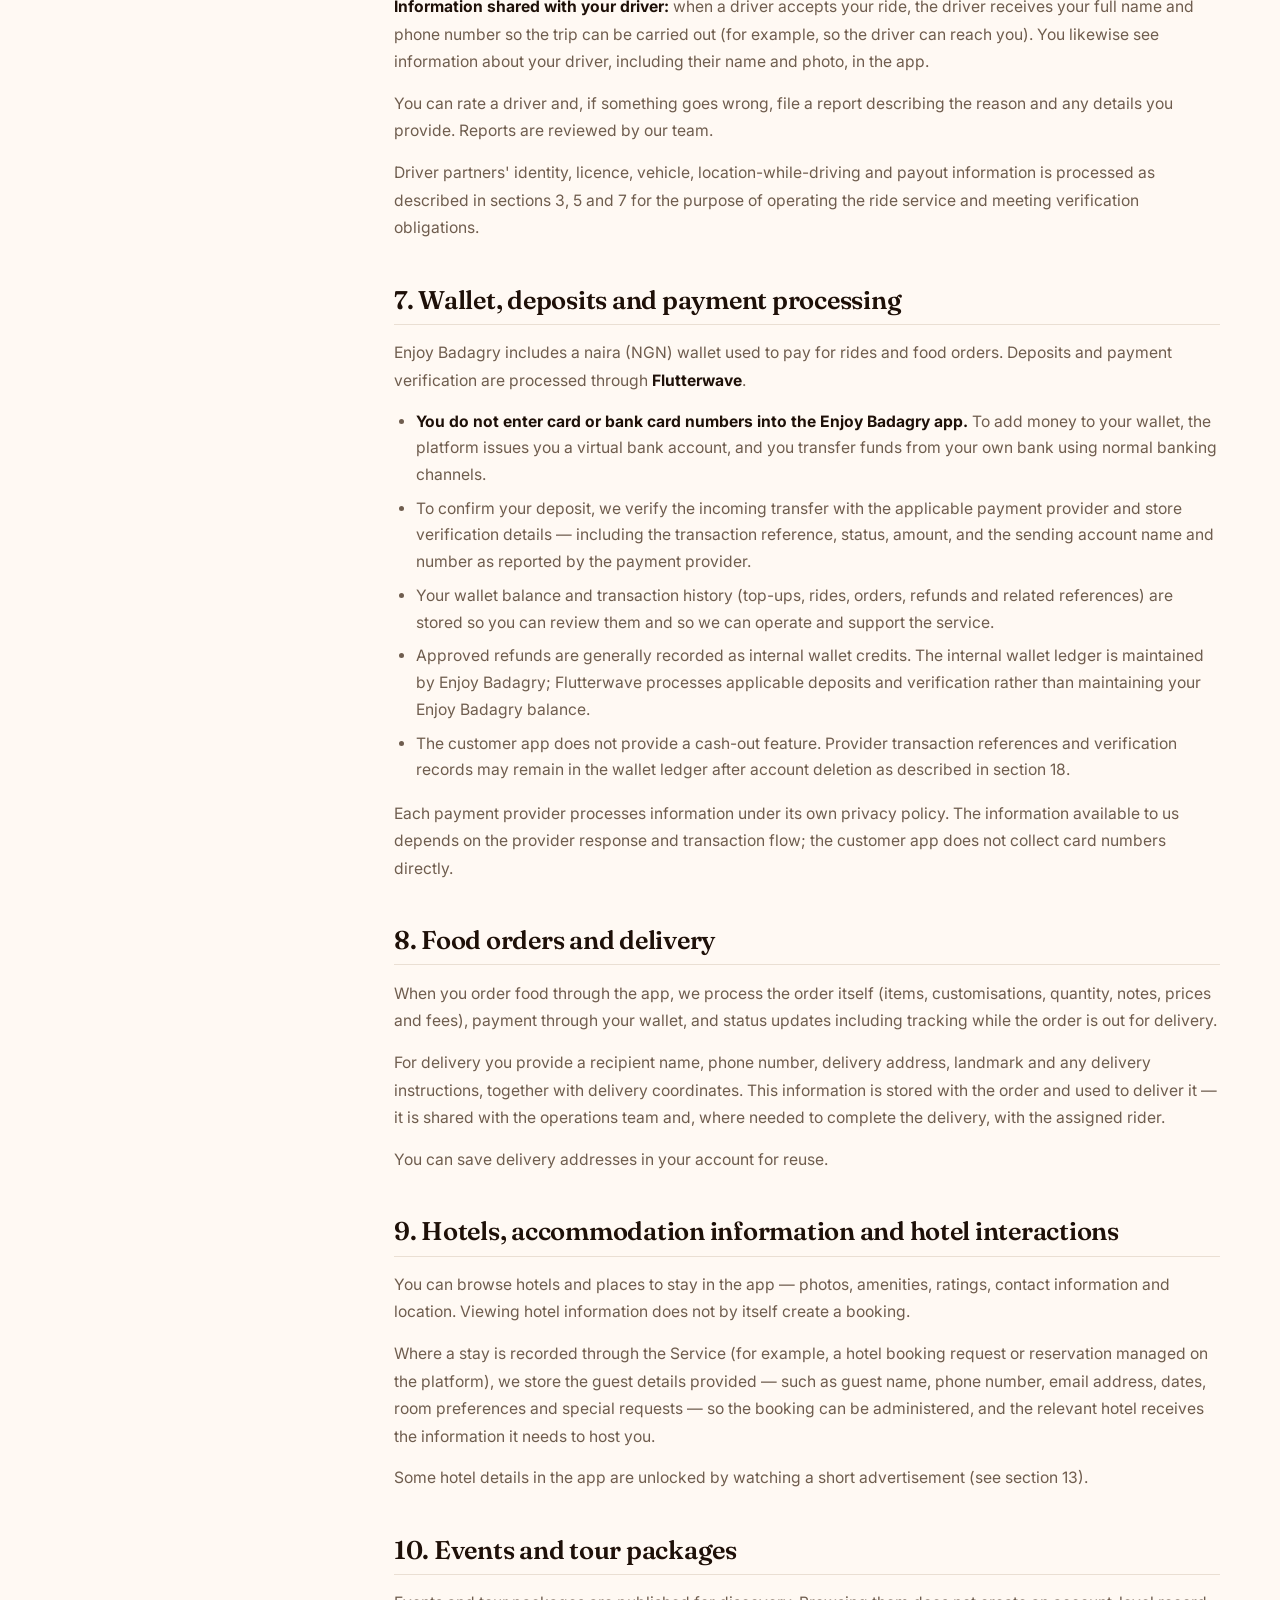
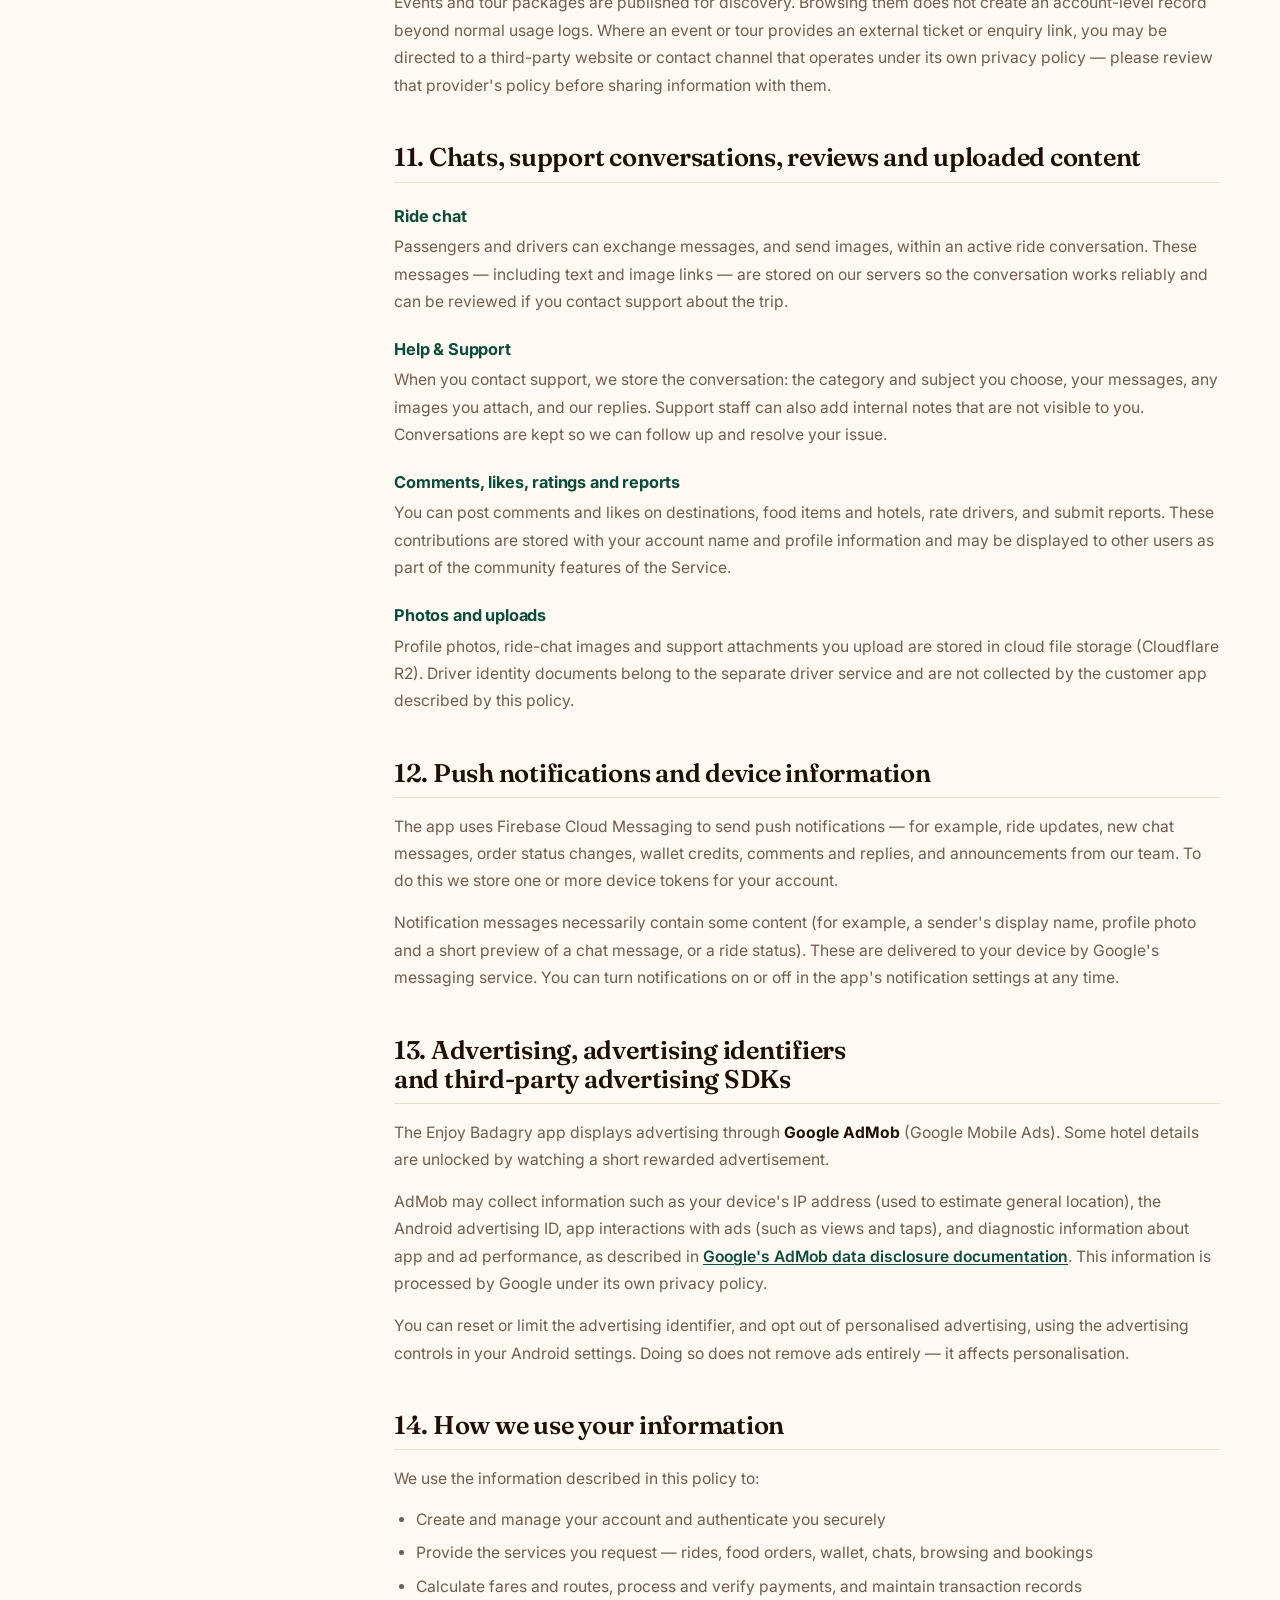
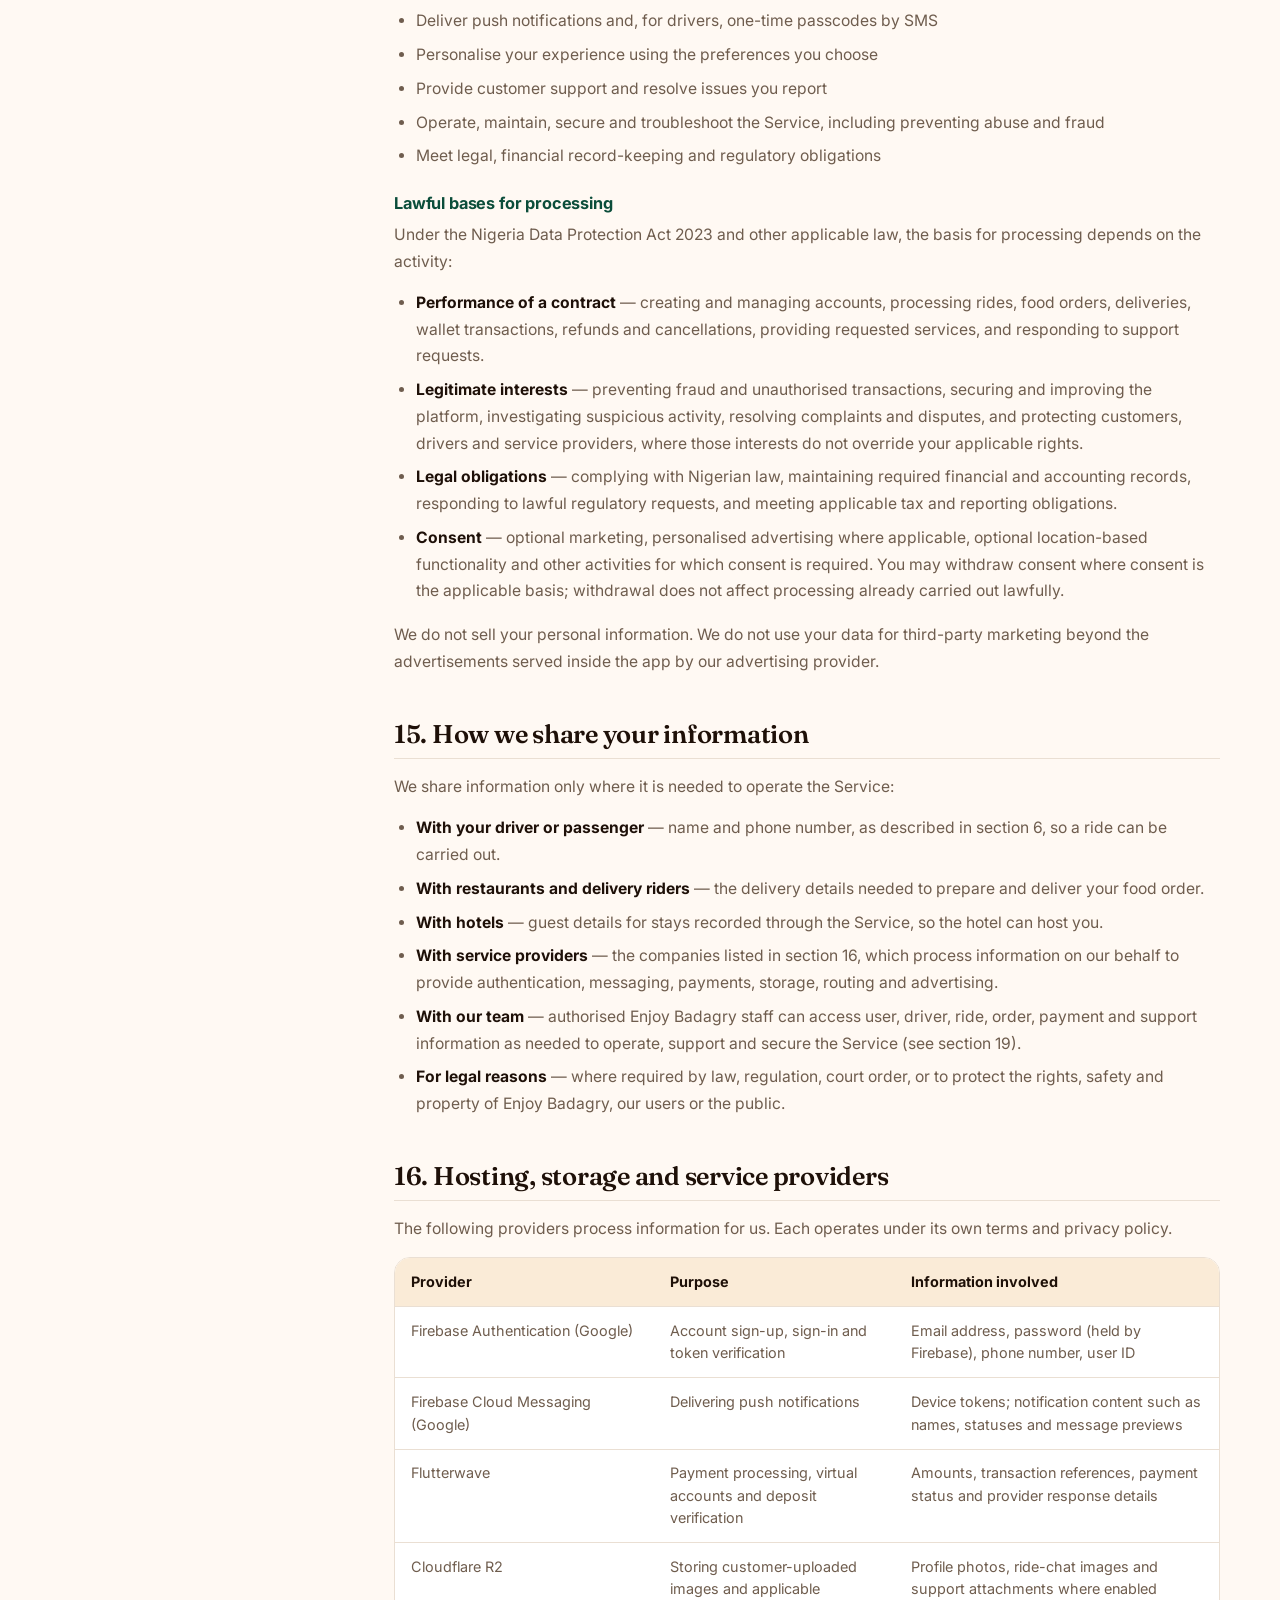
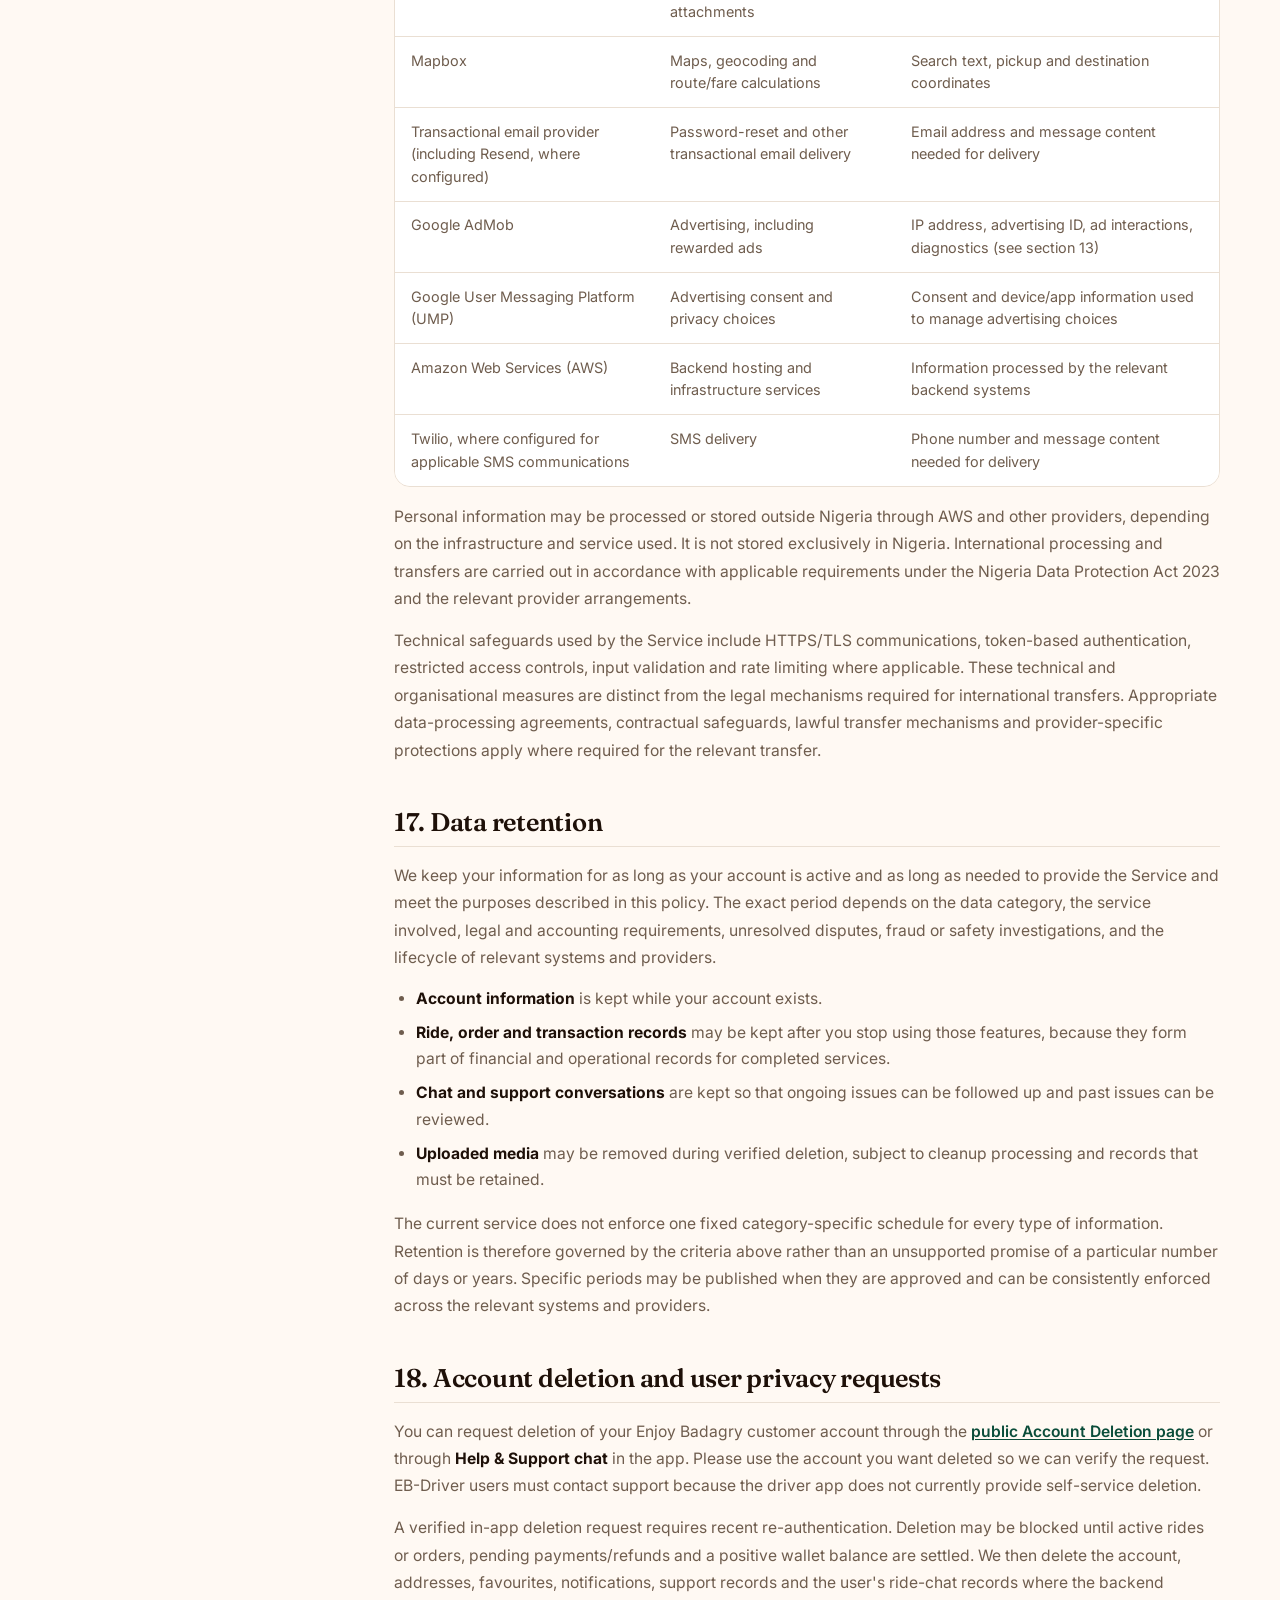
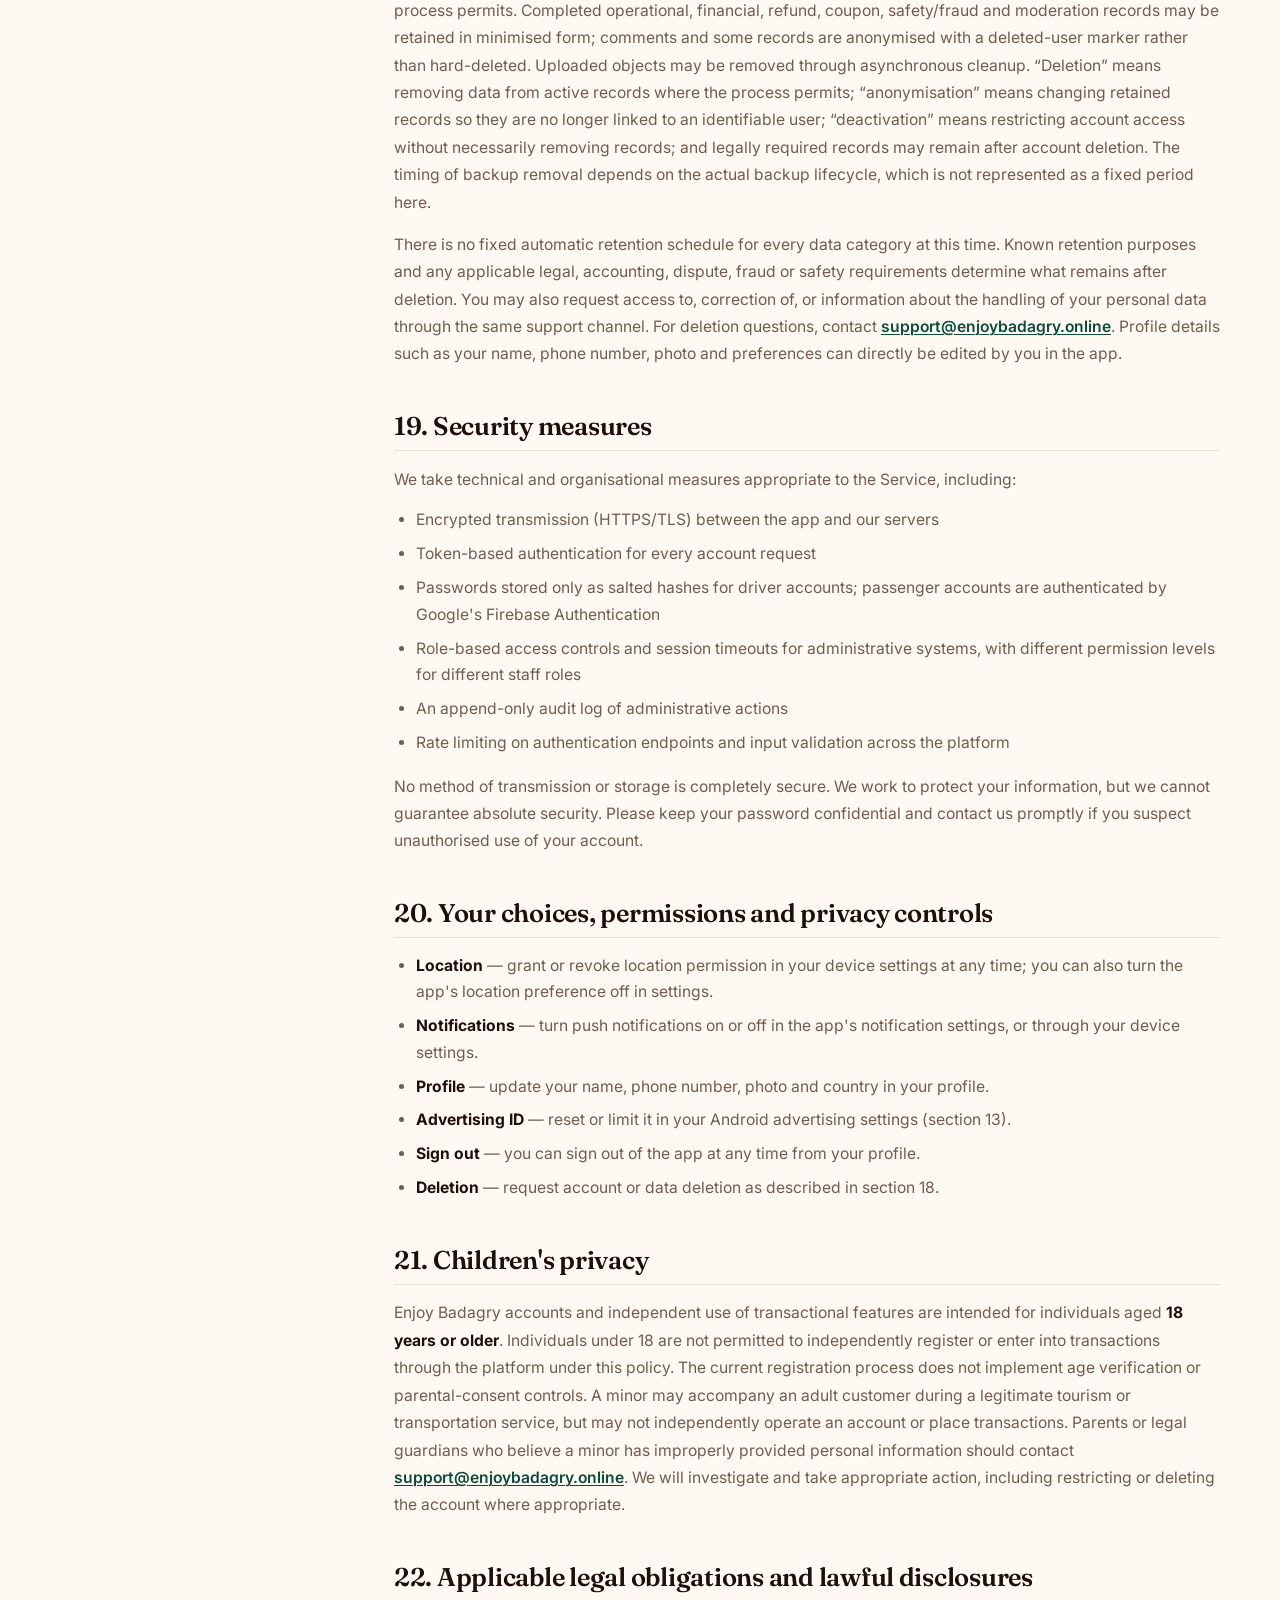
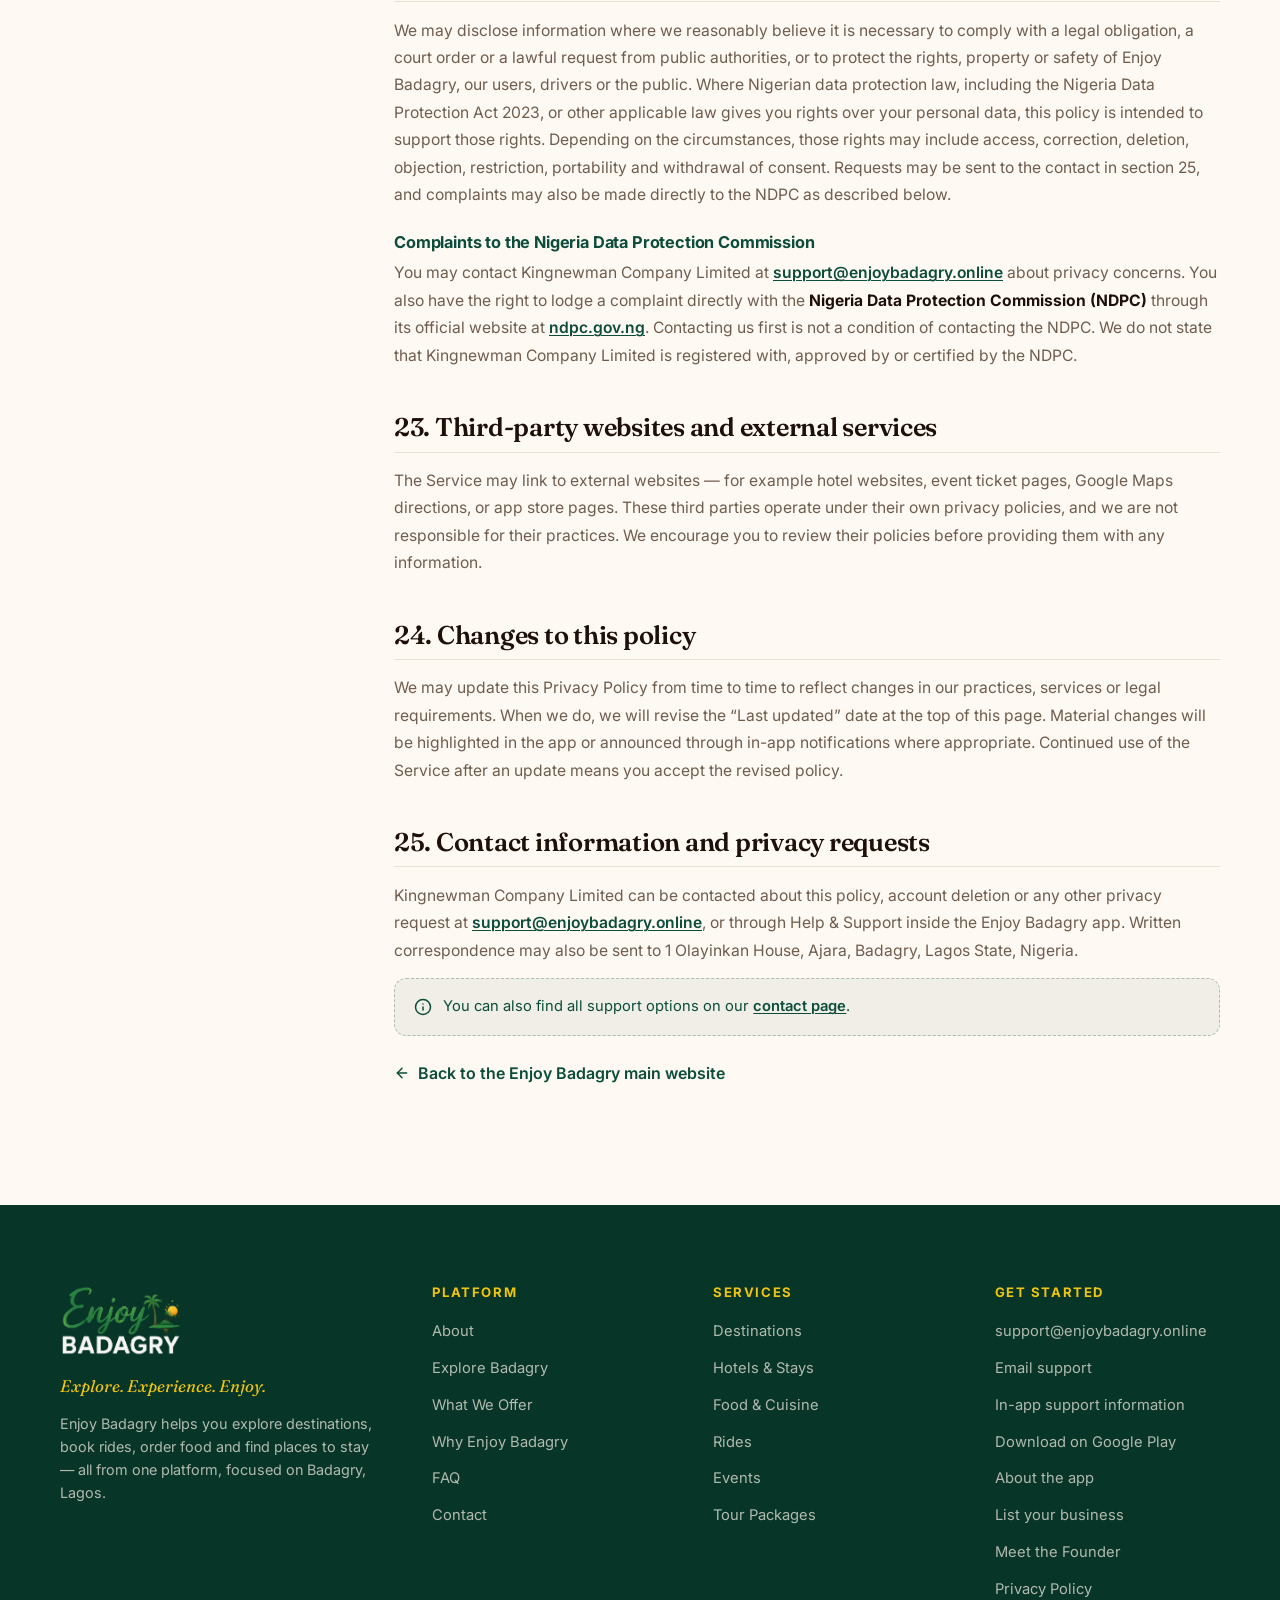
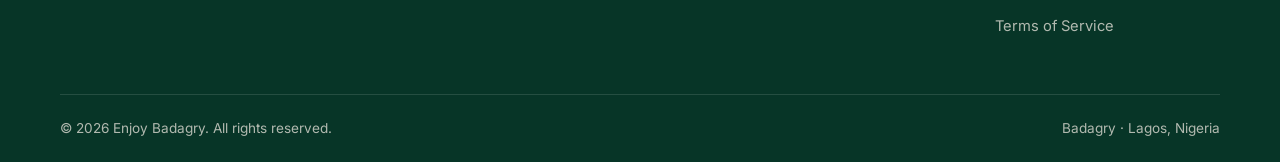
<file: privacy-policy/index.html>
<!DOCTYPE html>
<html lang="en">
<head>
  <meta charset="UTF-8" />
  <meta name="viewport" content="width=device-width, initial-scale=1.0" />
  <meta name="theme-color" content="#0B4D3A" />

  <title>Privacy Policy — Enjoy Badagry</title>
  <meta name="description" content="How Enjoy Badagry collects, uses, stores and shares information when you use the Enjoy Badagry app, website and related services in Badagry, Lagos." />
  <meta name="robots" content="index, follow" />
  <link rel="canonical" href="https://www.enjoybadagry.online/privacy-policy/" />

  <meta property="og:type" content="website" />
  <meta property="og:site_name" content="Enjoy Badagry" />
  <meta property="og:title" content="Privacy Policy — Enjoy Badagry" />
  <meta property="og:description" content="Learn how Enjoy Badagry handles your information across the app, website and related services." />
  <meta property="og:url" content="https://www.enjoybadagry.online/privacy-policy/" />
  <meta property="og:image" content="https://enjoybadagry.online/images/hero-beach.jpg" />
  <meta property="og:image:alt" content="Badagry coastline under a bright sky" />
  <meta property="og:locale" content="en_NG" />
  <meta name="twitter:card" content="summary_large_image" />
  <meta name="twitter:title" content="Privacy Policy — Enjoy Badagry" />
  <meta name="twitter:description" content="Learn how Enjoy Badagry handles your information across the app, website and related services." />
  <meta name="twitter:image" content="https://enjoybadagry.online/images/hero-beach.jpg" />
  <meta name="twitter:image:alt" content="Badagry coastline under a bright sky" />

  <link rel="icon" type="image/png" href="../images/favicon.png" />
  <link rel="apple-touch-icon" href="../images/favicon.png" />

  <link rel="preconnect" href="https://fonts.googleapis.com" />
  <link rel="preconnect" href="https://fonts.gstatic.com" crossorigin />
  <link
    href="https://fonts.googleapis.com/css2?family=Fraunces:ital,opsz,wght@0,9..144,500;0,9..144,600;0,9..144,700;1,9..144,500;1,9..144,600&family=Inter:wght@400;500;600;700&display=swap"
    rel="stylesheet"
  />

  <link rel="stylesheet" href="../css/styles.css" />
  <link rel="stylesheet" href="../css/policy.css" />
  <script type="application/ld+json">
  {
    "@context": "https://schema.org",
    "@type": "WebPage",
    "@id": "https://enjoybadagry.online/privacy-policy/#webpage",
    "url": "https://enjoybadagry.online/privacy-policy/",
    "name": "Privacy Policy — Enjoy Badagry",
    "description": "How Enjoy Badagry collects, uses, stores and shares information across its app, website and related services.",
    "isPartOf": { "@type": "WebSite", "@id": "https://enjoybadagry.online/#website", "url": "https://enjoybadagry.online/", "name": "Enjoy Badagry" },
     "about": { "@type": "Organization", "@id": "https://www.enjoybadagry.online/#organization", "name": "Kingnewman Company Limited", "url": "https://www.enjoybadagry.online/", "email": "support@enjoybadagry.online" },
    "inLanguage": "en"
  }
  </script>
</head>
<body>
  <a class="skip-link" href="#main">Skip to main content</a>

  <!-- ===================== HEADER ===================== -->
  <header class="pnav">
    <div class="container pnav__inner">
      <a class="pnav__brand" href="../index.html" aria-label="Enjoy Badagry — main website">
        <img src="../images/logo-light.png" alt="Enjoy Badagry" width="100" height="59" class="pnav__logo" />
      </a>
      <a class="btn btn--primary" href="../index.html">
        <svg width="16" height="16" viewBox="0 0 24 24" fill="none" stroke="currentColor" stroke-width="2.2" stroke-linecap="round" stroke-linejoin="round" aria-hidden="true"><path d="m12 19-7-7 7-7"/><path d="M19 12H5"/></svg>
        Back to main website
      </a>
    </div>
  </header>

  <main id="main">
    <!-- ===================== HERO ===================== -->
    <section class="phero">
      <div class="container phero__inner">
        <p class="phero__eyebrow">Legal · Privacy</p>
        <h1 class="phero__title">Privacy Policy</h1>
        <p class="phero__meta">
          Last updated: <time datetime="2026-11-24">24 November 2026</time> · Enjoy Badagry
        </p>
      </div>
    </section>

    <!-- ===================== BODY ===================== -->
    <div class="container playout">
      <!-- Table of contents (desktop) -->
      <aside class="ptoc" aria-label="Table of contents">
        <p class="ptoc__title">On this page</p>
        <nav>
          <ol class="ptoc__list">
            <li><a href="#introduction">1. Introduction &amp; scope</a></li>
            <li><a href="#operator">2. Who operates Enjoy Badagry</a></li>
            <li><a href="#collect">3. Information you provide</a></li>
            <li><a href="#automatic">4. Information collected automatically</a></li>
            <li><a href="#location">5. Location &amp; ride tracking</a></li>
            <li><a href="#rides">6. Rides, drivers &amp; transportation</a></li>
            <li><a href="#payments">7. Wallet, deposits &amp; payments</a></li>
            <li><a href="#food">8. Food orders &amp; delivery</a></li>
            <li><a href="#hotels">9. Hotels &amp; stays</a></li>
            <li><a href="#events">10. Events &amp; tours</a></li>
            <li><a href="#content">11. Chats, support &amp; reviews</a></li>
            <li><a href="#notifications">12. Push notifications</a></li>
            <li><a href="#ads">13. Advertising</a></li>
            <li><a href="#use">14. How we use information</a></li>
            <li><a href="#share">15. How we share information</a></li>
            <li><a href="#providers">16. Service providers</a></li>
            <li><a href="#retention">17. Data retention</a></li>
            <li><a href="#deletion">18. Account deletion &amp; requests</a></li>
            <li><a href="#security">19. Security</a></li>
            <li><a href="#choices">20. Your choices &amp; controls</a></li>
            <li><a href="#children">21. Children's privacy</a></li>
            <li><a href="#legal">22. Legal disclosures</a></li>
            <li><a href="#thirdparty">23. Third-party services</a></li>
            <li><a href="#changes">24. Changes to this policy</a></li>
            <li><a href="#contact">25. Contact &amp; privacy requests</a></li>
          </ol>
        </nav>
      </aside>

      <article class="pdoc">
        <!-- Mobile TOC -->
        <details class="ptoc-mobile">
          <summary>Table of contents</summary>
          <ol class="ptoc__list">
            <li><a href="#introduction">1. Introduction &amp; scope</a></li>
            <li><a href="#operator">2. Who operates Enjoy Badagry</a></li>
            <li><a href="#collect">3. Information you provide</a></li>
            <li><a href="#automatic">4. Information collected automatically</a></li>
            <li><a href="#location">5. Location &amp; ride tracking</a></li>
            <li><a href="#rides">6. Rides, drivers &amp; transportation</a></li>
            <li><a href="#payments">7. Wallet, deposits &amp; payments</a></li>
            <li><a href="#food">8. Food orders &amp; delivery</a></li>
            <li><a href="#hotels">9. Hotels &amp; stays</a></li>
            <li><a href="#events">10. Events &amp; tours</a></li>
            <li><a href="#content">11. Chats, support &amp; reviews</a></li>
            <li><a href="#notifications">12. Push notifications</a></li>
            <li><a href="#ads">13. Advertising</a></li>
            <li><a href="#use">14. How we use information</a></li>
            <li><a href="#share">15. How we share information</a></li>
            <li><a href="#providers">16. Service providers</a></li>
            <li><a href="#retention">17. Data retention</a></li>
            <li><a href="#deletion">18. Account deletion &amp; requests</a></li>
            <li><a href="#security">19. Security</a></li>
            <li><a href="#choices">20. Your choices &amp; controls</a></li>
            <li><a href="#children">21. Children's privacy</a></li>
            <li><a href="#legal">22. Legal disclosures</a></li>
            <li><a href="#thirdparty">23. Third-party services</a></li>
            <li><a href="#changes">24. Changes to this policy</a></li>
            <li><a href="#contact">25. Contact &amp; privacy requests</a></li>
          </ol>
        </details>

        <div class="pdoc__intro">
          <p>
             This Privacy Policy explains how information is collected, used, stored and
             shared when you use the <strong>Enjoy Badagry</strong> mobile application, this
             website and related Enjoy Badagry services (together, the “Service”). Please
             read it carefully. Creating an account or using the Service does not constitute
             blanket consent to every processing activity; the applicable basis is described
             in section 14.
          </p>
        </div>

        <!-- 1 -->
        <section id="introduction">
          <h2>1. Introduction &amp; scope</h2>
          <p>
            Enjoy Badagry is a platform for discovering and enjoying Badagry, Lagos —
            destinations, hotels, local food, rides, events and tour packages. This policy
            applies to the Enjoy Badagry Android application, this public website, and the
            supporting services that power them (including our APIs and support tools).
          </p>
          <p>
            This website is informational: it does not require an account and does not use
            cookies or analytics. Interactive services — accounts, rides, food orders,
            wallet, chats and bookings — are used through the mobile application.
          </p>
        </section>

        <!-- 2 -->
        <section id="operator">
          <h2>2. Who operates Enjoy Badagry and how to reach us</h2>
          <p>
             Enjoy Badagry is operated by <strong>Kingnewman Company Limited</strong>
             (“Kingnewman”, “we”, “us” or “our”), which determines how and why personal
             information is processed through the platform. Our company address is 1
             Olayinkan House, Ajara, Badagry, Lagos State, Nigeria.
             For privacy questions or requests, contact
             <a href="mailto:support@enjoybadagry.online">support@enjoybadagry.online</a>
             or Help &amp; Support in the Enjoy Badagry app. Our website is
             <a href="https://www.enjoybadagry.online/" target="_blank" rel="noopener noreferrer">www.enjoybadagry.online</a>.
          </p>
        </section>

        <!-- 3 -->
        <section id="collect">
          <h2>3. Information you provide</h2>

          <h3>Account information</h3>
          <p>
            When you create an account in the app you sign in with an email address and
            password, processed through Firebase Authentication (a Google service). We
            store your account profile on our systems, including:
          </p>
          <ul>
            <li>Your email address and internal user ID</li>
             <li>Your full name and required Nigerian phone number</li>
            <li>A profile photo, if you upload one</li>
            <li>Your country, if provided</li>
          </ul>
          <p>
            The customer app may request camera access only when you choose to take a photo
            for an active ride chat. You can deny camera access and continue using gallery or
            other non-camera features. Photos you choose or capture for upload are sent to
            the relevant Enjoy Badagry service and may be retained with the related profile,
            chat or support record as described below.
          </p>

          <h3>Onboarding and preferences</h3>
          <p>
            During onboarding and in settings you may choose interests, a travel style,
            food preferences and notification and location preferences. These choices are
            stored with your account to personalise the experience and can be changed in
            the app.
          </p>

          <h3>Registration and device records</h3>
          <p>
            When you register, we record technical details about the request — including
            your IP address, the device and app version used, and similar request
            metadata — for security, fraud prevention and troubleshooting. We also keep a
            record of the last device information and app version associated with your
            account.
          </p>

           <h3>Information about service providers</h3>
           <p>
             Drivers, restaurants and hotels may provide or receive information needed to
             provide a requested service. Their separate privacy notices apply to information
             they process independently of Enjoy Badagry.
           </p>
        </section>

        <!-- 4 -->
        <section id="automatic">
          <h2>4. Information collected automatically</h2>
          <p>When you use the app, the following information is processed automatically:</p>
          <ul>
            <li>
              <strong>Device and app information</strong> — device model, app version,
              platform and similar technical data, used to operate and debug the service.
            </li>
            <li>
              <strong>Push notification tokens</strong> — identifiers that allow Firebase
              Cloud Messaging to deliver notifications to your device (see section 12).
            </li>
            <li>
              <strong>Usage records</strong> — server-side logs of API requests associated
              with your account token, used to operate, secure and troubleshoot the
              service.
            </li>
            <li>
              <strong>IP address</strong> — captured at registration and in normal
              network communication.
            </li>
          </ul>
          <p>
            The Enjoy Badagry app does not include third-party analytics or crash-reporting
            SDKs. Our public website does not use cookies; it does load typeface files from
            Google's Fonts hosting service, which receives your browser's IP address in the
            process of delivering those files.
          </p>
        </section>

        <!-- 5 -->
        <section id="location">
          <h2>5. Location information and ride tracking</h2>
          <p>
            Enjoy Badagry uses location data only when it is needed to provide a service
            you request — for example booking a ride, setting a delivery address, or using
            map features. The app does <strong>not</strong> request continuous
             background-location access. This statement describes the customer app; the
             separate EB-Driver app has its own location and driver privacy terms.
          </p>
          <ul>
            <li>
              <strong>Your location permission is optional.</strong> The app asks for
              location access when a feature needs it, and you can deny or revoke it at any
              time in your device settings. You can also turn the app's location preference
              off in settings.
            </li>
            <li>
              <strong>Ride coordinates.</strong> When you book a ride, the pickup and
              destination addresses and coordinates you choose are stored with the booking
              so the ride can be provided, priced, supported and archived.
            </li>
            <li>
              <strong>Delivery coordinates.</strong> When you order food, the delivery
              address and coordinates you provide are stored with the order for delivery
              fulfilment.
            </li>
            <li>
               <strong>Driver positions.</strong> While a ride or eligible delivery is in
               progress, the driver app sends the driver's current position so the platform
               can operate the service and show progress to the customer. The latest
               operational position is stored on the driver or active-service record; any
               historical retention depends on service, safety, audit and legal requirements.
            </li>
            <li>
              <strong>Routing.</strong> Pickup and destination coordinates are sent to
              Mapbox to calculate routes, distances and fare estimates.
            </li>
          </ul>
        </section>

        <!-- 6 -->
        <section id="rides">
          <h2>6. Rides, drivers and transportation</h2>
          <p>When you book a ride we process:</p>
          <ul>
            <li>Pickup and destination addresses and coordinates</li>
            <li>Date, time, number of passengers and chosen vehicle type</li>
            <li>Fare estimates, fare breakdown, payment method and booking status</li>
            <li>Cancellation reasons, trip status history and driver ratings, where applicable</li>
          </ul>
          <p>
            <strong>Information shared with your driver:</strong> when a driver accepts
            your ride, the driver receives your full name and phone number so the trip can
            be carried out (for example, so the driver can reach you). You likewise see
            information about your driver, including their name and photo, in the app.
          </p>
          <p>
            You can rate a driver and, if something goes wrong, file a report describing
            the reason and any details you provide. Reports are reviewed by our team.
          </p>
          <p>
            Driver partners' identity, licence, vehicle, location-while-driving and payout
            information is processed as described in sections 3, 5 and 7 for the purpose of
            operating the ride service and meeting verification obligations.
          </p>
        </section>

        <!-- 7 -->
        <section id="payments">
          <h2>7. Wallet, deposits and payment processing</h2>
          <p>
            Enjoy Badagry includes a naira (NGN) wallet used to pay for rides and food
             orders. Deposits and payment verification are processed through
             <strong>Flutterwave</strong>.
          </p>
          <ul>
            <li>
              <strong>You do not enter card or bank card numbers into the Enjoy Badagry
              app.</strong> To add money to your wallet, the platform issues you a virtual
              bank account, and you transfer funds from your own bank using normal banking
              channels.
            </li>
            <li>
               To confirm your deposit, we verify the incoming transfer with the applicable
               payment provider and
              store verification details — including the transaction reference, status,
              amount, and the sending account name and number as reported by the payment
              provider.
            </li>
            <li>
              Your wallet balance and transaction history (top-ups, rides, orders,
              refunds and related references) are stored so you can review them and so we
              can operate and support the service.
            </li>
            <li>
              Approved refunds are generally recorded as internal wallet credits. The internal
              wallet ledger is maintained by Enjoy Badagry; Flutterwave processes applicable
              deposits and verification rather than maintaining your Enjoy Badagry balance.
            </li>
             <li>
               The customer app does not provide a cash-out feature. Provider transaction
               references and verification records may remain in the wallet ledger after
               account deletion as described in section 18.
             </li>
          </ul>
          <p>
             Each payment provider processes information under its own privacy policy. The
             information available to us depends on the provider response and transaction
             flow; the customer app does not collect card numbers directly.
          </p>
        </section>

        <!-- 8 -->
        <section id="food">
          <h2>8. Food orders and delivery</h2>
          <p>
            When you order food through the app, we process the order itself (items,
            customisations, quantity, notes, prices and fees), payment through your wallet,
            and status updates including tracking while the order is out for delivery.
          </p>
          <p>
            For delivery you provide a recipient name, phone number, delivery address,
            landmark and any delivery instructions, together with delivery coordinates.
            This information is stored with the order and used to deliver it — it is shared
            with the operations team and, where needed to complete the delivery, with the
            assigned rider.
          </p>
          <p>
            You can save delivery addresses in your account for reuse.
          </p>
        </section>

        <!-- 9 -->
        <section id="hotels">
          <h2>9. Hotels, accommodation information and hotel interactions</h2>
          <p>
            You can browse hotels and places to stay in the app — photos, amenities,
            ratings, contact information and location. Viewing hotel information does not
            by itself create a booking.
          </p>
          <p>
            Where a stay is recorded through the Service (for example, a hotel booking
            request or reservation managed on the platform), we store the guest details
            provided — such as guest name, phone number, email address, dates, room
            preferences and special requests — so the booking can be administered, and the
            relevant hotel receives the information it needs to host you.
          </p>
          <p>
            Some hotel details in the app are unlocked by watching a short advertisement
            (see section 13).
          </p>
        </section>

        <!-- 10 -->
        <section id="events">
          <h2>10. Events and tour packages</h2>
          <p>
            Events and tour packages are published for discovery. Browsing them does not
            create an account-level record beyond normal usage logs. Where an event or tour
            provides an external ticket or enquiry link, you may be directed to a
            third-party website or contact channel that operates under its own privacy
            policy — please review that provider's policy before sharing information with
            them.
          </p>
        </section>

        <!-- 11 -->
        <section id="content">
          <h2>11. Chats, support conversations, reviews and uploaded content</h2>

          <h3>Ride chat</h3>
          <p>
            Passengers and drivers can exchange messages, and send images, within an active
            ride conversation. These messages — including text and image links — are stored
            on our servers so the conversation works reliably and can be reviewed if you
            contact support about the trip.
          </p>

          <h3>Help &amp; Support</h3>
          <p>
            When you contact support, we store the conversation: the category and subject
            you choose, your messages, any images you attach, and our replies. Support
            staff can also add internal notes that are not visible to you. Conversations
            are kept so we can follow up and resolve your issue.
          </p>

          <h3>Comments, likes, ratings and reports</h3>
          <p>
            You can post comments and likes on destinations, food items and hotels, rate
            drivers, and submit reports. These contributions are stored with your account
            name and profile information and may be displayed to other users as part of the
            community features of the Service.
          </p>

          <h3>Photos and uploads</h3>
          <p>
             Profile photos, ride-chat images and support attachments you upload are stored
             in cloud file storage (Cloudflare R2). Driver identity documents belong to the
             separate driver service and are not collected by the customer app described by
             this policy.
          </p>
        </section>

        <!-- 12 -->
        <section id="notifications">
          <h2>12. Push notifications and device information</h2>
          <p>
            The app uses Firebase Cloud Messaging to send push notifications — for
            example, ride updates, new chat messages, order status changes, wallet credits,
            comments and replies, and announcements from our team. To do this we store one
            or more device tokens for your account.
          </p>
          <p>
            Notification messages necessarily contain some content (for example, a sender's
            display name, profile photo and a short preview of a chat message, or a ride
            status). These are delivered to your device by Google's messaging service.
            You can turn notifications on or off in the app's notification settings at any
            time.
          </p>
        </section>

        <!-- 13 -->
        <section id="ads">
          <h2>13. Advertising, advertising identifiers and third-party advertising SDKs</h2>
          <p>
            The Enjoy Badagry app displays advertising through <strong>Google
            AdMob</strong> (Google Mobile Ads). Some hotel details are unlocked by watching
            a short rewarded advertisement.
          </p>
          <p>
            AdMob may collect information such as your device's IP address (used to
            estimate general location), the Android advertising ID, app interactions with
            ads (such as views and taps), and diagnostic information about app and ad
            performance, as described in
            <a
              href="https://developers.google.com/admob/android/privacy/play-data-disclosure"
              target="_blank"
              rel="noopener noreferrer"
            >Google's AdMob data disclosure documentation</a>. This information is
            processed by Google under its own privacy policy.
          </p>
          <p>
            You can reset or limit the advertising identifier, and opt out of personalised
            advertising, using the advertising controls in your Android settings. Doing so
            does not remove ads entirely — it affects personalisation.
          </p>
        </section>

        <!-- 14 -->
        <section id="use">
          <h2>14. How we use your information</h2>
          <p>We use the information described in this policy to:</p>
          <ul>
            <li>Create and manage your account and authenticate you securely</li>
            <li>Provide the services you request — rides, food orders, wallet, chats, browsing and bookings</li>
            <li>Calculate fares and routes, process and verify payments, and maintain transaction records</li>
            <li>Deliver push notifications and, for drivers, one-time passcodes by SMS</li>
            <li>Personalise your experience using the preferences you choose</li>
            <li>Provide customer support and resolve issues you report</li>
            <li>Operate, maintain, secure and troubleshoot the Service, including preventing abuse and fraud</li>
             <li>Meet legal, financial record-keeping and regulatory obligations</li>
           </ul>
           <h3>Lawful bases for processing</h3>
           <p>
             Under the Nigeria Data Protection Act 2023 and other applicable law, the basis
             for processing depends on the activity:
           </p>
           <ul>
             <li><strong>Performance of a contract</strong> — creating and managing accounts,
             processing rides, food orders, deliveries, wallet transactions, refunds and
             cancellations, providing requested services, and responding to support requests.</li>
             <li><strong>Legitimate interests</strong> — preventing fraud and unauthorised
             transactions, securing and improving the platform, investigating suspicious
             activity, resolving complaints and disputes, and protecting customers, drivers
             and service providers, where those interests do not override your applicable rights.</li>
             <li><strong>Legal obligations</strong> — complying with Nigerian law, maintaining
             required financial and accounting records, responding to lawful regulatory
             requests, and meeting applicable tax and reporting obligations.</li>
             <li><strong>Consent</strong> — optional marketing, personalised advertising where
             applicable, optional location-based functionality and other activities for which
             consent is required. You may withdraw consent where consent is the applicable
             basis; withdrawal does not affect processing already carried out lawfully.</li>
           </ul>
          <p>
            We do not sell your personal information. We do not use your data for
            third-party marketing beyond the advertisements served inside the app by our
            advertising provider.
          </p>
        </section>

        <!-- 15 -->
        <section id="share">
          <h2>15. How we share your information</h2>
          <p>We share information only where it is needed to operate the Service:</p>
          <ul>
            <li>
              <strong>With your driver or passenger</strong> — name and phone number, as
              described in section 6, so a ride can be carried out.
            </li>
            <li>
              <strong>With restaurants and delivery riders</strong> — the delivery details
              needed to prepare and deliver your food order.
            </li>
            <li>
              <strong>With hotels</strong> — guest details for stays recorded through the
              Service, so the hotel can host you.
            </li>
            <li>
              <strong>With service providers</strong> — the companies listed in section 16,
              which process information on our behalf to provide authentication, messaging,
              payments, storage, routing and advertising.
            </li>
            <li>
              <strong>With our team</strong> — authorised Enjoy Badagry staff can access
              user, driver, ride, order, payment and support information as needed to
              operate, support and secure the Service (see section 19).
            </li>
            <li>
              <strong>For legal reasons</strong> — where required by law, regulation, court
              order, or to protect the rights, safety and property of Enjoy Badagry, our
              users or the public.
            </li>
          </ul>
        </section>

        <!-- 16 -->
        <section id="providers">
          <h2>16. Hosting, storage and service providers</h2>
          <p>
            The following providers process information for us. Each operates under its own
            terms and privacy policy.
          </p>
          <div class="pdoc__tablewrap">
            <table>
              <thead>
                <tr>
                  <th>Provider</th>
                  <th>Purpose</th>
                  <th>Information involved</th>
                </tr>
              </thead>
              <tbody>
                <tr>
                  <td>Firebase Authentication (Google)</td>
                  <td>Account sign-up, sign-in and token verification</td>
                  <td>Email address, password (held by Firebase), phone number, user ID</td>
                </tr>
                <tr>
                  <td>Firebase Cloud Messaging (Google)</td>
                  <td>Delivering push notifications</td>
                  <td>Device tokens; notification content such as names, statuses and message previews</td>
                </tr>
                <tr>
                  <td>Flutterwave</td>
                  <td>Payment processing, virtual accounts and deposit verification</td>
                 <td>Amounts, transaction references, payment status and provider response details</td>
                </tr>
                <tr>
                   <td>Cloudflare R2</td>
                   <td>Storing customer-uploaded images and applicable attachments</td>
                   <td>Profile photos, ride-chat images and support attachments where enabled</td>
                </tr>
                <tr>
                  <td>Mapbox</td>
                  <td>Maps, geocoding and route/fare calculations</td>
                  <td>Search text, pickup and destination coordinates</td>
                </tr>
               <tr>
                 <td>Transactional email provider (including Resend, where configured)</td>
                 <td>Password-reset and other transactional email delivery</td>
                 <td>Email address and message content needed for delivery</td>
                </tr>
                <tr>
                 <td>Google AdMob</td>
                 <td>Advertising, including rewarded ads</td>
                 <td>IP address, advertising ID, ad interactions, diagnostics (see section 13)</td>
               </tr>
               <tr>
                 <td>Google User Messaging Platform (UMP)</td>
                 <td>Advertising consent and privacy choices</td>
                 <td>Consent and device/app information used to manage advertising choices</td>
               </tr>
               <tr>
                  <td>Amazon Web Services (AWS)</td>
                 <td>Backend hosting and infrastructure services</td>
                 <td>Information processed by the relevant backend systems</td>
               </tr>
               <tr>
                 <td>Twilio, where configured for applicable SMS communications</td>
                 <td>SMS delivery</td>
                 <td>Phone number and message content needed for delivery</td>
               </tr>
              </tbody>
            </table>
          </div>
          <p>
             Personal information may be processed or stored outside Nigeria through AWS
             and other providers, depending on the infrastructure and service used. It is
             not stored exclusively in Nigeria. International processing and transfers are
             carried out in accordance with applicable requirements under the Nigeria Data
             Protection Act 2023 and the relevant provider arrangements.
           </p>
           <p>
             Technical safeguards used by the Service include HTTPS/TLS communications,
             token-based authentication, restricted access controls, input validation and
             rate limiting where applicable. These technical and organisational measures
             are distinct from the legal mechanisms required for international transfers.
             Appropriate data-processing agreements, contractual safeguards, lawful transfer
             mechanisms and provider-specific protections apply where required for the
             relevant transfer.
          </p>
        </section>

        <!-- 17 -->
        <section id="retention">
          <h2>17. Data retention</h2>
           <p>
             We keep your information for as long as your account is active and as long as
             needed to provide the Service and meet the purposes described in this policy.
             The exact period depends on the data category, the service involved, legal and
             accounting requirements, unresolved disputes, fraud or safety investigations,
             and the lifecycle of relevant systems and providers.
           </p>
          <ul>
            <li>
              <strong>Account information</strong> is kept while your account exists.
            </li>
            <li>
              <strong>Ride, order and transaction records</strong> may be kept after you
              stop using those features, because they form part of financial and operational
              records for completed services.
            </li>
            <li>
              <strong>Chat and support conversations</strong> are kept so that ongoing
              issues can be followed up and past issues can be reviewed.
            </li>
             <li><strong>Uploaded media</strong> may be removed during verified deletion,
             subject to cleanup processing and records that must be retained.</li>
          </ul>
          <p>
             The current service does not enforce one fixed category-specific schedule for
             every type of information. Retention is therefore governed by the criteria
             above rather than an unsupported promise of a particular number of days or
             years. Specific periods may be published when they are approved and can be
             consistently enforced across the relevant systems and providers.
          </p>
        </section>

        <!-- 18 -->
        <section id="deletion">
          <h2>18. Account deletion and user privacy requests</h2>
          <p>
             You can request deletion of your Enjoy Badagry customer account through the
             <strong><a href="../delete-account/">public Account Deletion page</a></strong>
             or through <strong>Help &amp; Support chat</strong> in the app. Please use the
             account you want deleted so we can verify the request. EB-Driver users must
             contact support because the driver app does not currently provide self-service
             deletion.
          </p>
          <p>
             A verified in-app deletion request requires recent re-authentication. Deletion
             may be blocked until active rides or orders, pending payments/refunds and a
             positive wallet balance are settled. We then delete the account, addresses,
             favourites, notifications, support records and the user's ride-chat records
             where the backend process permits. Completed operational, financial, refund,
             coupon, safety/fraud and moderation records may be retained in minimised form;
             comments and some records are anonymised with a deleted-user marker rather than
             hard-deleted. Uploaded objects may be removed through asynchronous cleanup.
             “Deletion” means removing data from active records where the process permits;
             “anonymisation” means changing retained records so they are no longer linked to
             an identifiable user; “deactivation” means restricting account access without
             necessarily removing records; and legally required records may remain after
             account deletion. The timing of backup removal depends on the actual backup
             lifecycle, which is not represented as a fixed period here.
          </p>
          <p>
             There is no fixed automatic retention schedule for every data category at this
             time. Known retention purposes and any applicable legal, accounting, dispute,
             fraud or safety requirements determine what remains after deletion. You may also
             request access to, correction of, or information about the handling of your
             personal data through the same support channel. For deletion questions, contact
             <a href="mailto:support@enjoybadagry.online">support@enjoybadagry.online</a>.
            Profile details such as your name, phone number, photo and preferences can
            directly be edited by you in the app.
          </p>
        </section>

        <!-- 19 -->
        <section id="security">
          <h2>19. Security measures</h2>
          <p>
            We take technical and organisational measures appropriate to the Service,
            including:
          </p>
          <ul>
            <li>Encrypted transmission (HTTPS/TLS) between the app and our servers</li>
            <li>Token-based authentication for every account request</li>
            <li>Passwords stored only as salted hashes for driver accounts; passenger accounts are authenticated by Google's Firebase Authentication</li>
            <li>Role-based access controls and session timeouts for administrative systems, with different permission levels for different staff roles</li>
            <li>An append-only audit log of administrative actions</li>
            <li>Rate limiting on authentication endpoints and input validation across the platform</li>
          </ul>
          <p>
            No method of transmission or storage is completely secure. We work to protect
            your information, but we cannot guarantee absolute security. Please keep your
            password confidential and contact us promptly if you suspect unauthorised use
            of your account.
          </p>
        </section>

        <!-- 20 -->
        <section id="choices">
          <h2>20. Your choices, permissions and privacy controls</h2>
          <ul>
            <li>
              <strong>Location</strong> — grant or revoke location permission in your
              device settings at any time; you can also turn the app's location preference
              off in settings.
            </li>
            <li>
              <strong>Notifications</strong> — turn push notifications on or off in the
              app's notification settings, or through your device settings.
            </li>
            <li>
              <strong>Profile</strong> — update your name, phone number, photo and country
              in your profile.
            </li>
            <li>
              <strong>Advertising ID</strong> — reset or limit it in your Android
              advertising settings (section 13).
            </li>
            <li>
              <strong>Sign out</strong> — you can sign out of the app at any time from your
              profile.
            </li>
            <li>
              <strong>Deletion</strong> — request account or data deletion as described in
              section 18.
            </li>
          </ul>
        </section>

        <!-- 21 -->
        <section id="children">
          <h2>21. Children's privacy</h2>
          <p>
             Enjoy Badagry accounts and independent use of transactional features are
             intended for individuals aged <strong>18 years or older</strong>. Individuals
             under 18 are not permitted to independently register or enter into transactions
             through the platform under this policy. The current registration process does
             not implement age verification or parental-consent controls. A minor may
             accompany an adult customer during a legitimate tourism or transportation
             service, but may not independently operate an account or place transactions.
             Parents or legal guardians who believe a minor has improperly provided personal
             information should contact
             <a href="mailto:support@enjoybadagry.online">support@enjoybadagry.online</a>.
             We will investigate and take appropriate action, including restricting or
             deleting the account where appropriate.
          </p>
        </section>

        <!-- 22 -->
        <section id="legal">
          <h2>22. Applicable legal obligations and lawful disclosures</h2>
          <p>
             We may disclose information where we reasonably believe it is necessary to
             comply with a legal obligation, a court order or a lawful request from public
             authorities, or to protect the rights, property or safety of Enjoy Badagry, our
             users, drivers or the public. Where Nigerian data protection law, including the
             Nigeria Data Protection Act 2023, or other applicable law gives you rights over
             your personal data, this policy is intended to support those rights. Depending
             on the circumstances, those rights may include access, correction, deletion,
              objection, restriction, portability and withdrawal of consent. Requests may be
               sent to the contact in section 25, and complaints may also be made directly to
               the NDPC as described below.
           </p>
           <h3>Complaints to the Nigeria Data Protection Commission</h3>
           <p>
             You may contact Kingnewman Company Limited at
             <a href="mailto:support@enjoybadagry.online">support@enjoybadagry.online</a>
             about privacy concerns. You also have the right to lodge a complaint directly
             with the <strong>Nigeria Data Protection Commission (NDPC)</strong> through its
             official website at
             <a href="https://ndpc.gov.ng/" target="_blank" rel="noopener noreferrer">ndpc.gov.ng</a>.
             Contacting us first is not a condition of contacting the NDPC. We do not state
             that Kingnewman Company Limited is registered with, approved by or certified by
             the NDPC.
           </p>
        </section>

        <!-- 23 -->
        <section id="thirdparty">
          <h2>23. Third-party websites and external services</h2>
          <p>
            The Service may link to external websites — for example hotel websites, event
            ticket pages, Google Maps directions, or app store pages. These third parties
            operate under their own privacy policies, and we are not responsible for their
            practices. We encourage you to review their policies before providing them with
            any information.
          </p>
        </section>

        <!-- 24 -->
        <section id="changes">
          <h2>24. Changes to this policy</h2>
          <p>
            We may update this Privacy Policy from time to time to reflect changes in our
            practices, services or legal requirements. When we do, we will revise the
            “Last updated” date at the top of this page. Material changes will be
            highlighted in the app or announced through in-app notifications where
            appropriate. Continued use of the Service after an update means you accept the
            revised policy.
          </p>
        </section>

        <!-- 25 -->
        <section id="contact">
          <h2>25. Contact information and privacy requests</h2>
          <p>
             Kingnewman Company Limited can be contacted about this policy, account deletion
             or any other privacy request at
             <a href="mailto:support@enjoybadagry.online">support@enjoybadagry.online</a>,
             or through Help &amp; Support inside the Enjoy Badagry app. Written correspondence
             may also be sent to 1 Olayinkan House, Ajara, Badagry, Lagos State, Nigeria.
          </p>
          <div class="pdoc__note">
            <svg width="18" height="18" viewBox="0 0 24 24" fill="none" stroke="currentColor" stroke-width="2" stroke-linecap="round" stroke-linejoin="round" aria-hidden="true"><circle cx="12" cy="12" r="10"/><path d="M12 16v-4"/><path d="M12 8h.01"/></svg>
            <span>
              You can also find all support options on our <a href="../contact/">contact page</a>.
            </span>
          </div>
          <a class="pdoc__back" href="../index.html">
            <svg width="16" height="16" viewBox="0 0 24 24" fill="none" stroke="currentColor" stroke-width="2.2" stroke-linecap="round" stroke-linejoin="round" aria-hidden="true"><path d="m12 19-7-7 7-7"/><path d="M19 12H5"/></svg>
            Back to the Enjoy Badagry main website
          </a>
        </section>
      </article>
    </div>
  </main>

  <!-- ===================== FOOTER ===================== -->
  <footer class="footer">
    <div class="container footer__grid">
      <div class="footer__brand">
        <img src="../images/logo-dark.png" alt="Enjoy Badagry" width="122" height="72" class="footer__logo" />
        <p class="footer__tagline">Explore. Experience. Enjoy.</p>
        <p class="footer__desc">
          Enjoy Badagry helps you explore destinations, book rides, order food and find
          places to stay — all from one platform, focused on Badagry, Lagos.
        </p>
      </div>

      <nav class="footer__col" aria-label="Footer — platform">
        <h3 class="footer__heading">Platform</h3>
        <ul class="footer__links" role="list">
          <li><a href="../index.html#about">About</a></li>
          <li><a href="../index.html#explore">Explore Badagry</a></li>
          <li><a href="../index.html#offer">What We Offer</a></li>
          <li><a href="../index.html#why">Why Enjoy Badagry</a></li>
          <li><a href="../index.html#faq">FAQ</a></li>
          <li><a href="../contact/">Contact</a></li>
        </ul>
      </nav>

      <nav class="footer__col" aria-label="Footer — services">
        <h3 class="footer__heading">Services</h3>
        <ul class="footer__links" role="list">
          <li><a href="../index.html#offer">Destinations</a></li>
          <li><a href="../index.html#offer">Hotels &amp; Stays</a></li>
          <li><a href="../index.html#offer">Food &amp; Cuisine</a></li>
          <li><a href="../index.html#offer">Rides</a></li>
          <li><a href="../index.html#offer">Events</a></li>
          <li><a href="../index.html#offer">Tour Packages</a></li>
        </ul>
      </nav>

      <div class="footer__col">
        <h3 class="footer__heading">Get started</h3>
        <ul class="footer__links" role="list">
          <li><a href="mailto:support@enjoybadagry.online">support@enjoybadagry.online</a></li>
           <li><a href="mailto:support@enjoybadagry.online">Email support</a></li>
          <li><a href="../contact/#channels">In-app support information</a></li>
          <li>
            <a
              href="https://play.google.com/store/apps/details?id=com.kingnewman.enjoybadagry"
              target="_blank"
              rel="noopener noreferrer"
            >
              Download on Google Play
            </a>
          </li>
          <li><a href="../index.html#app">About the app</a></li>
          <li><a href="../index.html#business">List your business</a></li>
          <li><a href="../about-owner/">Meet the Founder</a></li>
          <li><a href="../privacy-policy/" aria-current="page">Privacy Policy</a></li>
          <li><a href="../terms/">Terms of Service</a></li>
        </ul>
      </div>
    </div>

    <div class="container footer__bottom">
      <p>&copy; <span id="year">2026</span> Enjoy Badagry. All rights reserved.</p>
      <p>Badagry · Lagos, Nigeria</p>
    </div>
  </footer>

  <!-- ===================== BACK TO TOP ===================== -->
  <button class="to-top" id="to-top" type="button" aria-label="Back to top" hidden>
    <svg width="20" height="20" viewBox="0 0 24 24" fill="none" stroke="currentColor" stroke-width="2.2" stroke-linecap="round" stroke-linejoin="round" aria-hidden="true"><path d="m18 15-6-6-6 6"/></svg>
  </button>

  <script src="../js/main.js" defer></script>
  <script src="../js/policy.js" defer></script>
</body>
</html>
</file>
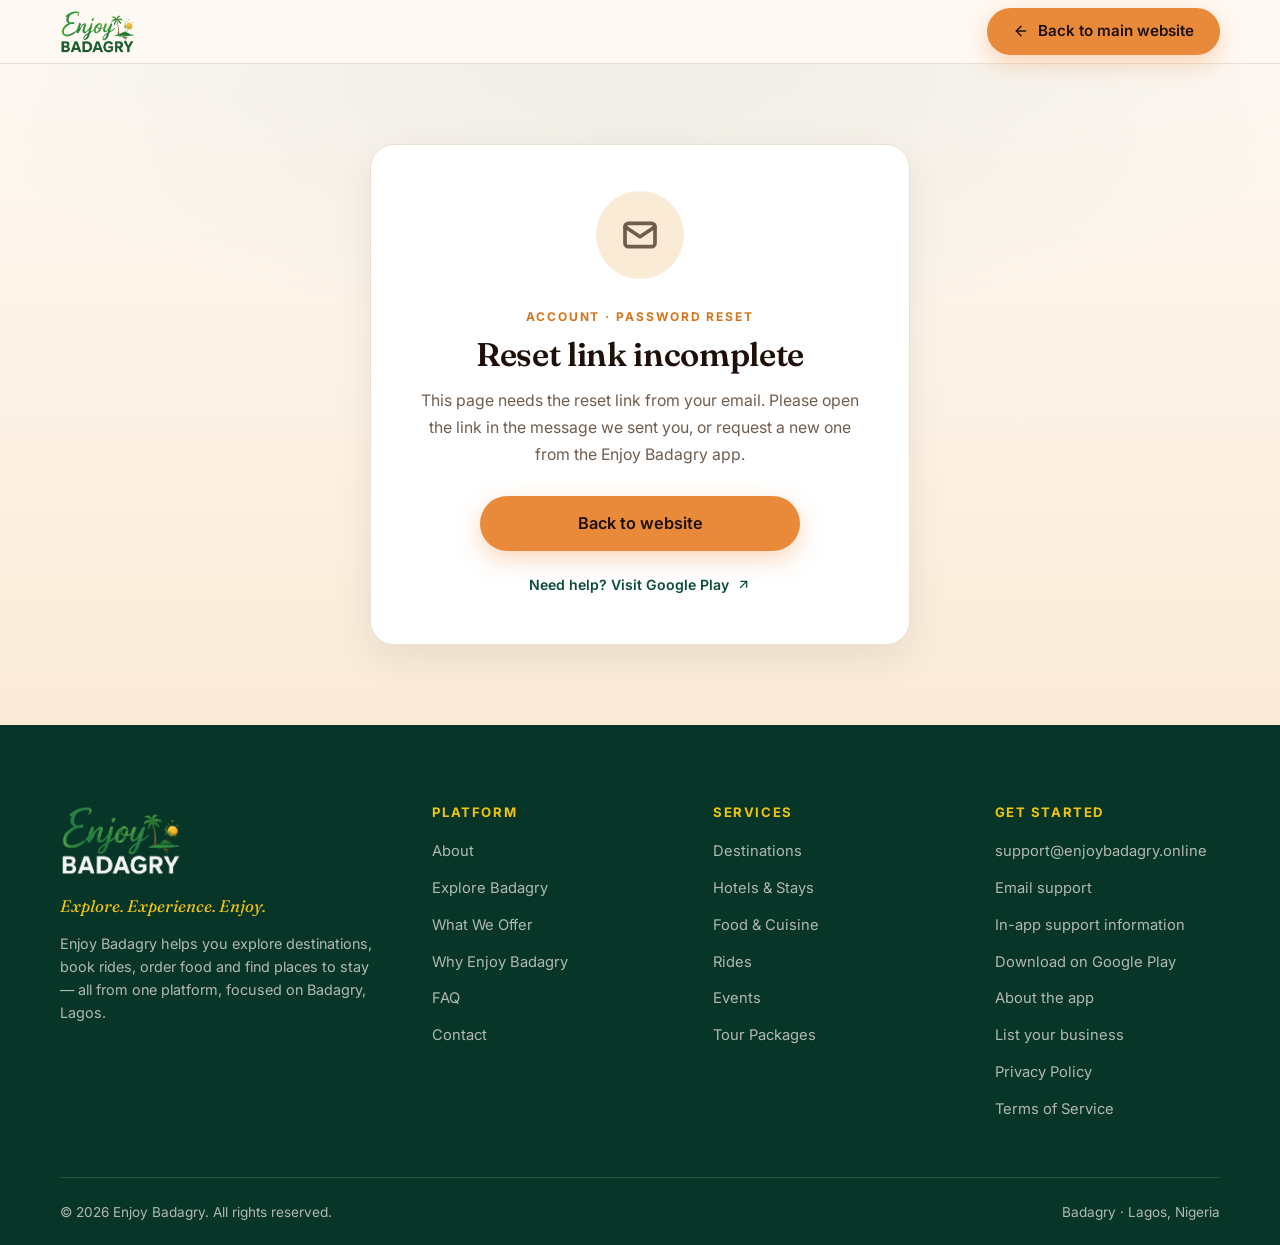
<file: reset-password/index.html>
<!DOCTYPE html>
<html lang="en">
<head>
  <meta charset="UTF-8" />
  <meta name="viewport" content="width=device-width, initial-scale=1.0" />
  <meta name="theme-color" content="#0B4D3A" />

  <title>Reset Your Password — Enjoy Badagry</title>
  <meta name="description" content="Choose a new password for your Enjoy Badagry account." />
  <meta name="robots" content="noindex, nofollow" />

  <meta property="og:type" content="website" />
  <meta property="og:title" content="Reset Your Password — Enjoy Badagry" />
  <meta property="og:description" content="Choose a new password for your Enjoy Badagry account." />
  <meta property="og:locale" content="en_NG" />
  <meta name="twitter:card" content="summary" />

  <link rel="icon" type="image/png" href="../images/favicon.png" />
  <link rel="apple-touch-icon" href="../images/favicon.png" />

  <link rel="preconnect" href="https://fonts.googleapis.com" />
  <link rel="preconnect" href="https://fonts.gstatic.com" crossorigin />
  <link
    href="https://fonts.googleapis.com/css2?family=Fraunces:ital,opsz,wght@0,9..144,500;0,9..144,600;0,9..144,700;1,9..144,500;1,9..144,600&family=Inter:wght@400;500;600;700&display=swap"
    rel="stylesheet"
  />

  <link rel="stylesheet" href="../css/styles.css" />
  <link rel="stylesheet" href="../css/policy.css" />
  <link rel="stylesheet" href="../css/reset.css" />
</head>
<body>
  <a class="skip-link" href="#main">Skip to main content</a>

  <!-- ===================== HEADER ===================== -->
  <header class="pnav">
    <div class="container pnav__inner">
      <a class="pnav__brand" href="../index.html" aria-label="Enjoy Badagry — main website">
        <img src="../images/logo-light.png" alt="Enjoy Badagry" width="100" height="59" class="pnav__logo" />
      </a>
      <a class="btn btn--primary" href="../index.html">
        <svg width="16" height="16" viewBox="0 0 24 24" fill="none" stroke="currentColor" stroke-width="2.2" stroke-linecap="round" stroke-linejoin="round" aria-hidden="true"><path d="m12 19-7-7 7-7"/><path d="M19 12H5"/></svg>
        Back to main website
      </a>
    </div>
  </header>

  <main id="main">
    <section class="rwrap">
      <div class="rcard" id="rcard" role="status" aria-live="polite">

        <!-- ---------- Checking (validating token on load) ---------- -->
        <div class="rstate" data-state="checking">
          <div class="rcard__icon rcard__icon--spinner" aria-hidden="true"></div>
          <p class="rcard__eyebrow">Account · Password reset</p>
          <h1 class="rcard__title">Checking your reset link&hellip;</h1>
          <p class="rcard__text">
            Please wait while we confirm your password reset link.
          </p>
        </div>

        <!-- ---------- Form (valid token) ---------- -->
        <div class="rstate" data-state="form" hidden>
          <div class="rcard__icon rcard__icon--lock" aria-hidden="true">
            <svg width="38" height="38" viewBox="0 0 24 24" fill="none" stroke="currentColor" stroke-width="2.2" stroke-linecap="round" stroke-linejoin="round"><rect x="3" y="11" width="18" height="11" rx="2"/><path d="M7 11V7a5 5 0 0 1 10 0v4"/><circle cx="12" cy="16" r="1"/></svg>
          </div>
          <p class="rcard__eyebrow">Account · Password reset</p>
          <h1 class="rcard__title">Set a new password</h1>
          <p class="rcard__text">
            Choose a new password for <strong data-role="email"></strong>.
          </p>

          <form class="rform" id="reset-form" novalidate>
            <div class="rform__field">
              <label class="rform__label" for="new-password">New password</label>
              <div class="rform__input-wrap">
                <input
                  class="rform__input"
                  type="password"
                  id="new-password"
                  name="newPassword"
                  autocomplete="new-password"
                  minlength="8"
                  maxlength="64"
                  required
                  aria-describedby="password-hint"
                />
                <button class="rform__toggle" type="button" data-toggle="new-password" aria-label="Show password">
                  <svg class="icon-eye" width="18" height="18" viewBox="0 0 24 24" fill="none" stroke="currentColor" stroke-width="2.2" stroke-linecap="round" stroke-linejoin="round"><path d="M2 12s3.6-7 10-7 10 7 10 7-3.6 7-10 7-10-7-10-7Z"/><circle cx="12" cy="12" r="3"/></svg>
                  <svg class="icon-eye-off" width="18" height="18" viewBox="0 0 24 24" fill="none" stroke="currentColor" stroke-width="2.2" stroke-linecap="round" stroke-linejoin="round"><path d="M10.7 5.1A10.4 10.4 0 0 1 12 5c6.4 0 10 7 10 7a17.5 17.5 0 0 1-3.2 4.2"/><path d="M6.6 6.6A17.4 17.4 0 0 0 2 12s3.6 7 10 7a10.3 10.3 0 0 0 5.4-1.6"/><path d="M14.1 14.1a3 3 0 1 1-4.2-4.2"/><path d="m2 2 20 20"/></svg>
                </button>
              </div>
              <p class="rform__hint" id="password-hint">Must be 8–64 characters.</p>
            </div>

            <div class="rform__field">
              <label class="rform__label" for="confirm-password">Confirm new password</label>
              <div class="rform__input-wrap">
                <input
                  class="rform__input"
                  type="password"
                  id="confirm-password"
                  name="confirmPassword"
                  autocomplete="new-password"
                  minlength="8"
                  maxlength="64"
                  required
                />
                <button class="rform__toggle" type="button" data-toggle="confirm-password" aria-label="Show password">
                  <svg class="icon-eye" width="18" height="18" viewBox="0 0 24 24" fill="none" stroke="currentColor" stroke-width="2.2" stroke-linecap="round" stroke-linejoin="round"><path d="M2 12s3.6-7 10-7 10 7 10 7-3.6 7-10 7-10-7-10-7Z"/><circle cx="12" cy="12" r="3"/></svg>
                  <svg class="icon-eye-off" width="18" height="18" viewBox="0 0 24 24" fill="none" stroke="currentColor" stroke-width="2.2" stroke-linecap="round" stroke-linejoin="round"><path d="M10.7 5.1A10.4 10.4 0 0 1 12 5c6.4 0 10 7 10 7a17.5 17.5 0 0 1-3.2 4.2"/><path d="M6.6 6.6A17.4 17.4 0 0 0 2 12s3.6 7 10 7a10.3 10.3 0 0 0 5.4-1.6"/><path d="M14.1 14.1a3 3 0 1 1-4.2-4.2"/><path d="m2 2 20 20"/></svg>
                </button>
              </div>
            </div>

            <p class="rform__error" data-role="form-error" hidden></p>

            <button class="btn btn--primary btn--lg rform__submit" type="submit" data-role="submit">
              <span class="rform__submit-label">Update password</span>
              <span class="rform__submit-spinner" hidden aria-hidden="true"></span>
            </button>
          </form>
        </div>

        <!-- ---------- Success ---------- -->
        <div class="rstate" data-state="success" hidden>
          <div class="rcard__icon rcard__icon--success" aria-hidden="true">
            <svg width="42" height="42" viewBox="0 0 24 24" fill="none" stroke="currentColor" stroke-width="2.4" stroke-linecap="round" stroke-linejoin="round"><path d="M20 6 9 17l-5-5"/></svg>
          </div>
          <p class="rcard__eyebrow">Account · Password reset</p>
          <h1 class="rcard__title">Password updated!</h1>
          <p class="rcard__text" data-role="message">
            Your password has been changed. You can now sign in to Enjoy Badagry with your new password.
          </p>
          <div class="rcard__actions">
            <a
              class="btn btn--primary btn--lg"
              href="https://play.google.com/store/apps/details?id=com.kingnewman.enjoybadagry"
              target="_blank"
              rel="noopener noreferrer"
            >
              Get the app
            </a>
            <a class="btn btn--ghost btn--lg" href="../index.html">Back to website</a>
          </div>
        </div>

        <!-- ---------- Expired ---------- -->
        <div class="rstate" data-state="expired" hidden>
          <div class="rcard__icon rcard__icon--error" aria-hidden="true">
            <svg width="40" height="40" viewBox="0 0 24 24" fill="none" stroke="currentColor" stroke-width="2.2" stroke-linecap="round" stroke-linejoin="round"><circle cx="12" cy="12" r="9"/><path d="M12 7v6"/><path d="M12 16.5h.01"/></svg>
          </div>
          <p class="rcard__eyebrow">Account · Password reset</p>
          <h1 class="rcard__title">This link has expired</h1>
          <p class="rcard__text" data-role="message">
            Reset links are valid for 60 minutes. Please open the Enjoy Badagry app and request a new password reset email.
          </p>
          <div class="rcard__actions">
            <a class="btn btn--primary btn--lg" href="../index.html">Back to website</a>
          </div>
        </div>

        <!-- ---------- Already used ---------- -->
        <div class="rstate" data-state="used" hidden>
          <div class="rcard__icon rcard__icon--error" aria-hidden="true">
            <svg width="40" height="40" viewBox="0 0 24 24" fill="none" stroke="currentColor" stroke-width="2.2" stroke-linecap="round" stroke-linejoin="round"><circle cx="12" cy="12" r="9"/><path d="M12 7v6"/><path d="M12 16.5h.01"/></svg>
          </div>
          <p class="rcard__eyebrow">Account · Password reset</p>
          <h1 class="rcard__title">This link was already used</h1>
          <p class="rcard__text" data-role="message">
            This reset link has already been used. If you need another reset, please open the Enjoy Badagry app and request a new email.
          </p>
          <div class="rcard__actions">
            <a class="btn btn--primary btn--lg" href="../index.html">Back to website</a>
          </div>
        </div>

        <!-- ---------- Revoked ---------- -->
        <div class="rstate" data-state="revoked" hidden>
          <div class="rcard__icon rcard__icon--error" aria-hidden="true">
            <svg width="40" height="40" viewBox="0 0 24 24" fill="none" stroke="currentColor" stroke-width="2.2" stroke-linecap="round" stroke-linejoin="round"><circle cx="12" cy="12" r="9"/><path d="m15 9-6 6"/><path d="m9 9 6 6"/></svg>
          </div>
          <p class="rcard__eyebrow">Account · Password reset</p>
          <h1 class="rcard__title">This link is no longer valid</h1>
          <p class="rcard__text" data-role="message">
            A newer password reset email was sent, so this link has been cancelled. Please open the Enjoy Badagry app and request a new email.
          </p>
          <div class="rcard__actions">
            <a class="btn btn--primary btn--lg" href="../index.html">Back to website</a>
          </div>
        </div>

        <!-- ---------- Invalid ---------- -->
        <div class="rstate" data-state="invalid" hidden>
          <div class="rcard__icon rcard__icon--error" aria-hidden="true">
            <svg width="40" height="40" viewBox="0 0 24 24" fill="none" stroke="currentColor" stroke-width="2.2" stroke-linecap="round" stroke-linejoin="round"><path d="M10.3 3.9 1.8 18a2 2 0 0 0 1.7 3h17a2 2 0 0 0 1.7-3L13.7 3.9a2 2 0 0 0-3.4 0Z"/><path d="M12 9v4"/><path d="M12 17h.01"/></svg>
          </div>
          <p class="rcard__eyebrow">Account · Password reset</p>
          <h1 class="rcard__title">Invalid reset link</h1>
          <p class="rcard__text" data-role="message">
            This reset link is not valid. Please open the Enjoy Badagry app and request a new password reset email.
          </p>
          <div class="rcard__actions">
            <a class="btn btn--primary btn--lg" href="../index.html">Back to website</a>
          </div>
        </div>

        <!-- ---------- Network / server error ---------- -->
        <div class="rstate" data-state="network" hidden>
          <div class="rcard__icon rcard__icon--error" aria-hidden="true">
            <svg width="40" height="40" viewBox="0 0 24 24" fill="none" stroke="currentColor" stroke-width="2.2" stroke-linecap="round" stroke-linejoin="round"><path d="M1 1l22 22"/><path d="M16.7 16.7A9 9 0 0 1 12 18"/><path d="M5 12.5A9 9 0 0 1 8.5 6.3"/><path d="M19.8 12.6a9 9 0 0 0-3.2-5.4"/><path d="M2 8.8A15 15 0 0 1 7 5.7"/><path d="M22 8.8a15 15 0 0 0-6.5-3.1"/><path d="M12 20h.01"/></svg>
          </div>
          <p class="rcard__eyebrow">Account · Password reset</p>
          <h1 class="rcard__title">Something went wrong</h1>
          <p class="rcard__text" data-role="message">
            We could not check your reset link right now. Please check your connection and try again.
          </p>
          <div class="rcard__actions">
            <button class="btn btn--primary btn--lg" type="button" data-role="retry">Try again</button>
            <a class="btn btn--ghost btn--lg" href="../index.html">Back to website</a>
          </div>
        </div>

        <!-- ---------- Missing token ---------- -->
        <div class="rstate" data-state="missing" hidden>
          <div class="rcard__icon rcard__icon--missing" aria-hidden="true">
            <svg width="40" height="40" viewBox="0 0 24 24" fill="none" stroke="currentColor" stroke-width="2.2" stroke-linecap="round" stroke-linejoin="round"><rect x="3" y="5" width="18" height="14" rx="2"/><path d="m3 7 9 6 9-6"/></svg>
          </div>
          <p class="rcard__eyebrow">Account · Password reset</p>
          <h1 class="rcard__title">Reset link incomplete</h1>
          <p class="rcard__text" data-role="message">
            This page needs the reset link from your email. Please open the link in the message we sent you, or request a new one from the Enjoy Badagry app.
          </p>
          <div class="rcard__actions">
            <a class="btn btn--primary btn--lg" href="../index.html">Back to website</a>
          </div>
        </div>

        <a class="rcard__note" href="https://play.google.com/store/apps/details?id=com.kingnewman.enjoybadagry" target="_blank" rel="noopener noreferrer">
          Need help? Visit Google Play
          <svg width="15" height="15" viewBox="0 0 24 24" fill="none" stroke="currentColor" stroke-width="2.2" stroke-linecap="round" stroke-linejoin="round" aria-hidden="true"><path d="M7 17 17 7"/><path d="M8 7h9v9"/></svg>
        </a>

      </div>
    </section>
  </main>

  <!-- ===================== FOOTER ===================== -->
  <footer class="footer">
    <div class="container footer__grid">
      <div class="footer__brand">
        <img src="../images/logo-dark.png" alt="Enjoy Badagry" width="122" height="72" class="footer__logo" />
        <p class="footer__tagline">Explore. Experience. Enjoy.</p>
        <p class="footer__desc">
          Enjoy Badagry helps you explore destinations, book rides, order food and find
          places to stay — all from one platform, focused on Badagry, Lagos.
        </p>
      </div>

      <nav class="footer__col" aria-label="Footer — platform">
        <h3 class="footer__heading">Platform</h3>
        <ul class="footer__links" role="list">
          <li><a href="../index.html#about">About</a></li>
          <li><a href="../index.html#explore">Explore Badagry</a></li>
          <li><a href="../index.html#offer">What We Offer</a></li>
          <li><a href="../index.html#why">Why Enjoy Badagry</a></li>
          <li><a href="../index.html#faq">FAQ</a></li>
          <li><a href="../contact/">Contact</a></li>
        </ul>
      </nav>

      <nav class="footer__col" aria-label="Footer — services">
        <h3 class="footer__heading">Services</h3>
        <ul class="footer__links" role="list">
          <li><a href="../index.html#offer">Destinations</a></li>
          <li><a href="../index.html#offer">Hotels &amp; Stays</a></li>
          <li><a href="../index.html#offer">Food &amp; Cuisine</a></li>
          <li><a href="../index.html#offer">Rides</a></li>
          <li><a href="../index.html#offer">Events</a></li>
          <li><a href="../index.html#offer">Tour Packages</a></li>
        </ul>
      </nav>

      <div class="footer__col">
        <h3 class="footer__heading">Get started</h3>
        <ul class="footer__links" role="list">
          <li><a href="mailto:support@enjoybadagry.online">support@enjoybadagry.online</a></li>
          <li><a href="mailto:kingnewmanlive@gmail.com">Email support</a></li>
          <li><a href="../contact/#channels">In-app support information</a></li>
          <li>
            <a
              href="https://play.google.com/store/apps/details?id=com.kingnewman.enjoybadagry"
              target="_blank"
              rel="noopener noreferrer"
            >
              Download on Google Play
            </a>
          </li>
          <li><a href="../index.html#app">About the app</a></li>
          <li><a href="../index.html#business">List your business</a></li>
          <li><a href="../privacy-policy/">Privacy Policy</a></li>
          <li><a href="../terms/">Terms of Service</a></li>
        </ul>
      </div>
    </div>

    <div class="container footer__bottom">
      <p>&copy; <span id="year">2026</span> Enjoy Badagry. All rights reserved.</p>
      <p>Badagry · Lagos, Nigeria</p>
    </div>
  </footer>

  <!-- ===================== BACK TO TOP ===================== -->
  <button class="to-top" id="to-top" type="button" aria-label="Back to top" hidden>
    <svg width="20" height="20" viewBox="0 0 24 24" fill="none" stroke="currentColor" stroke-width="2.2" stroke-linecap="round" stroke-linejoin="round" aria-hidden="true"><path d="m18 15-6-6-6 6"/></svg>
  </button>

  <script src="../js/main.js" defer></script>
  <script src="../js/reset.js" defer></script>
</body>
</html>
</file>
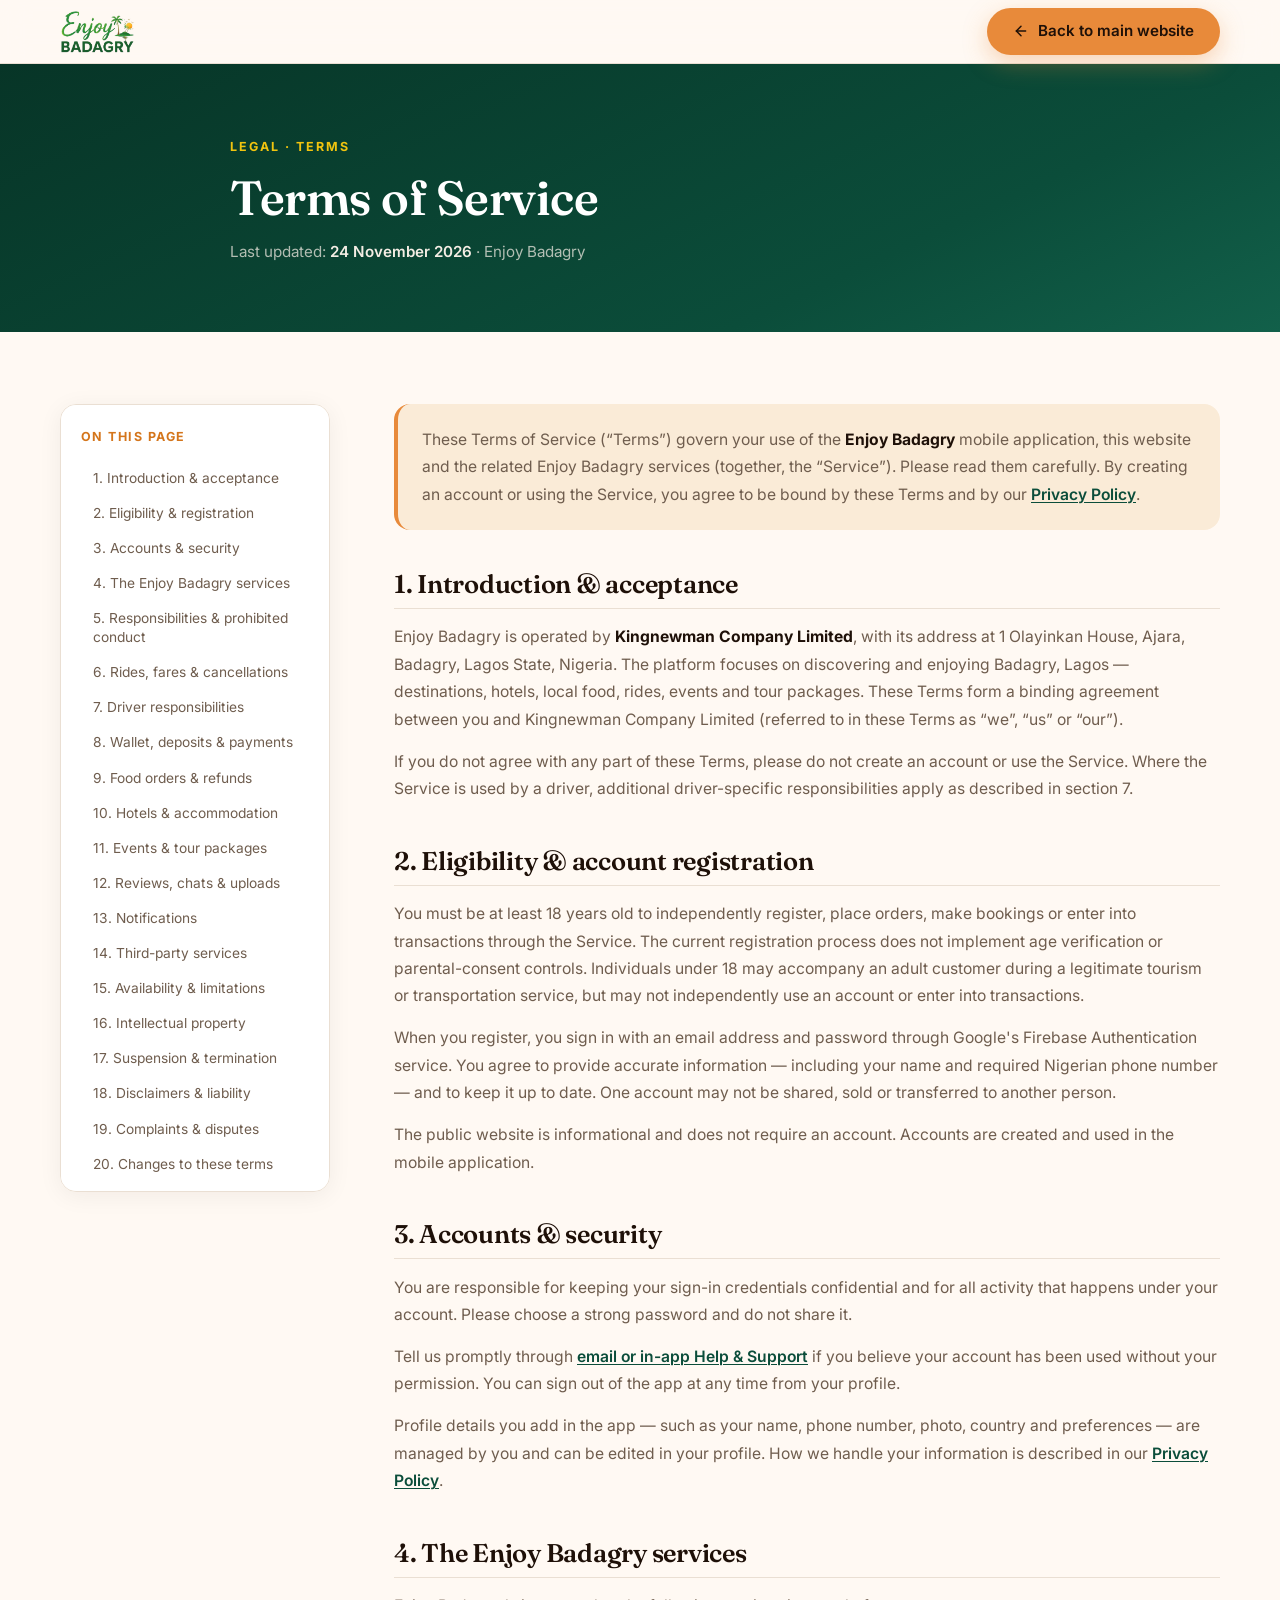
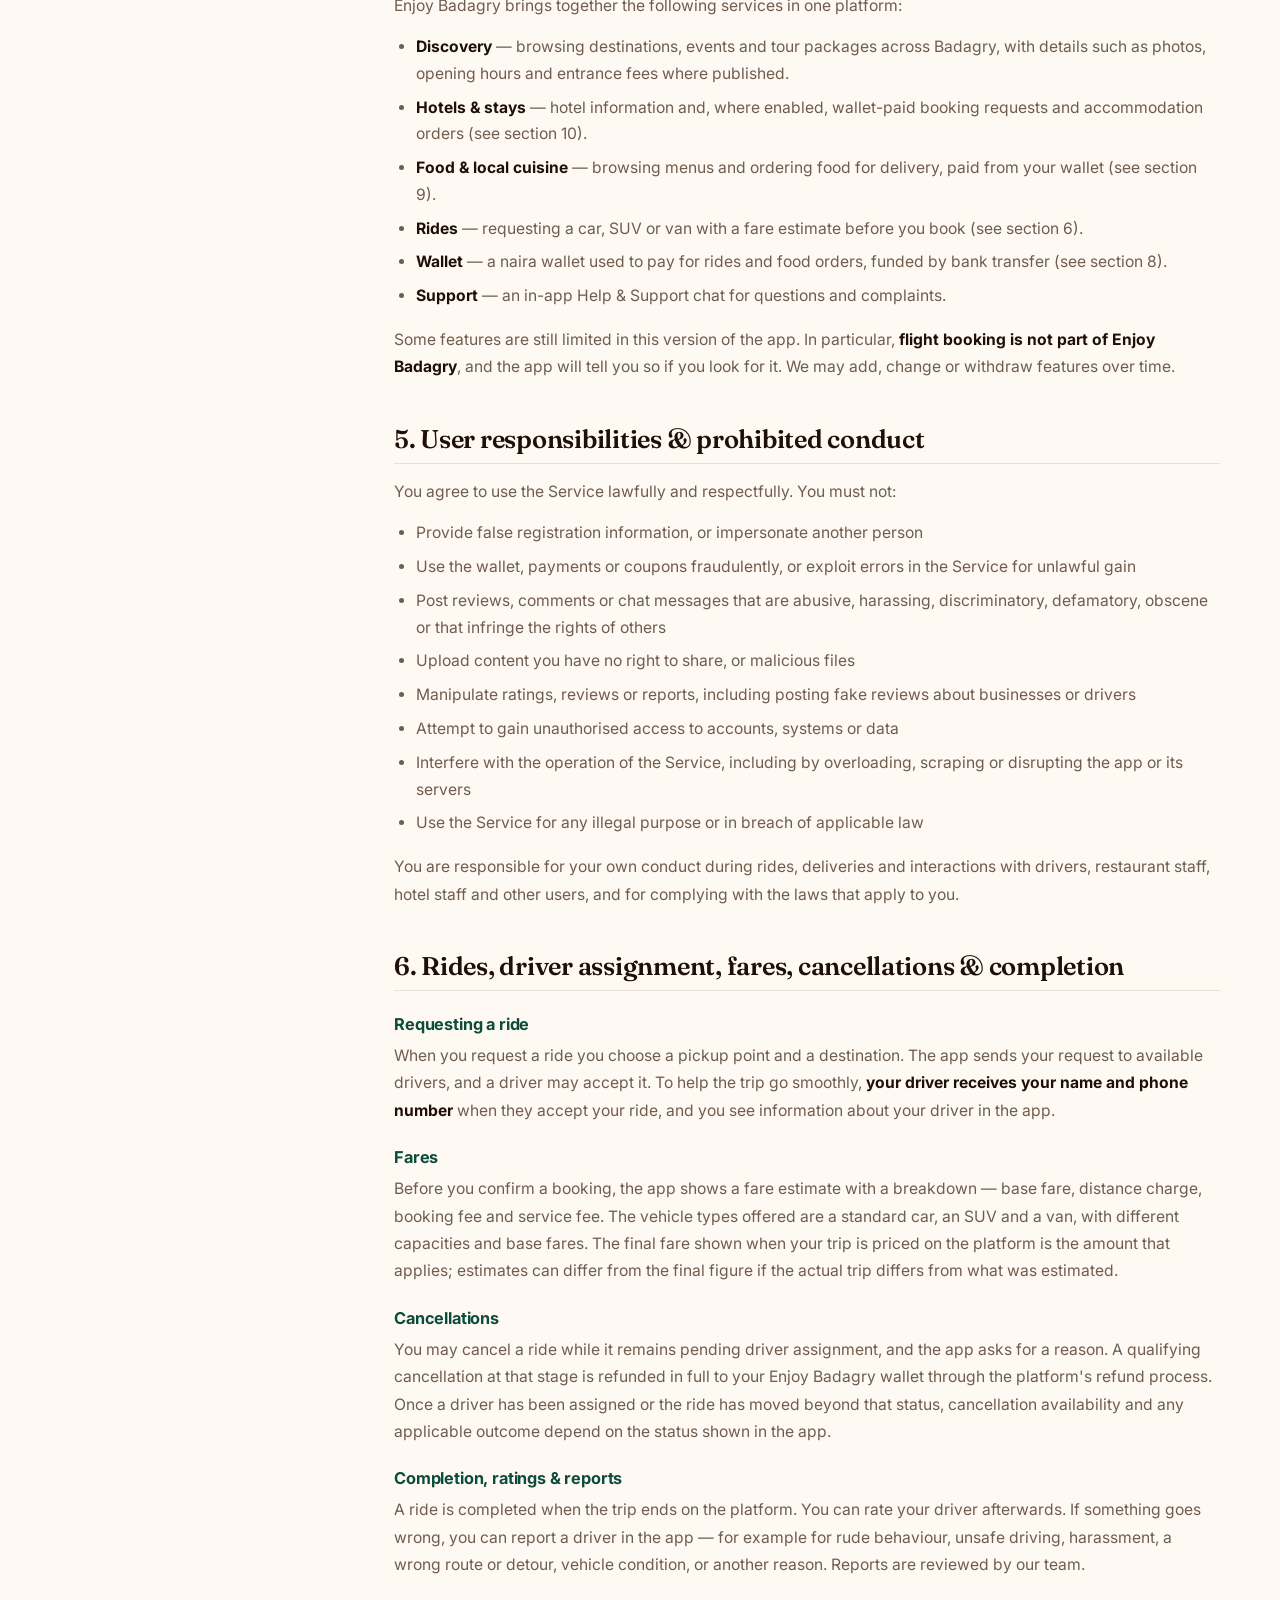
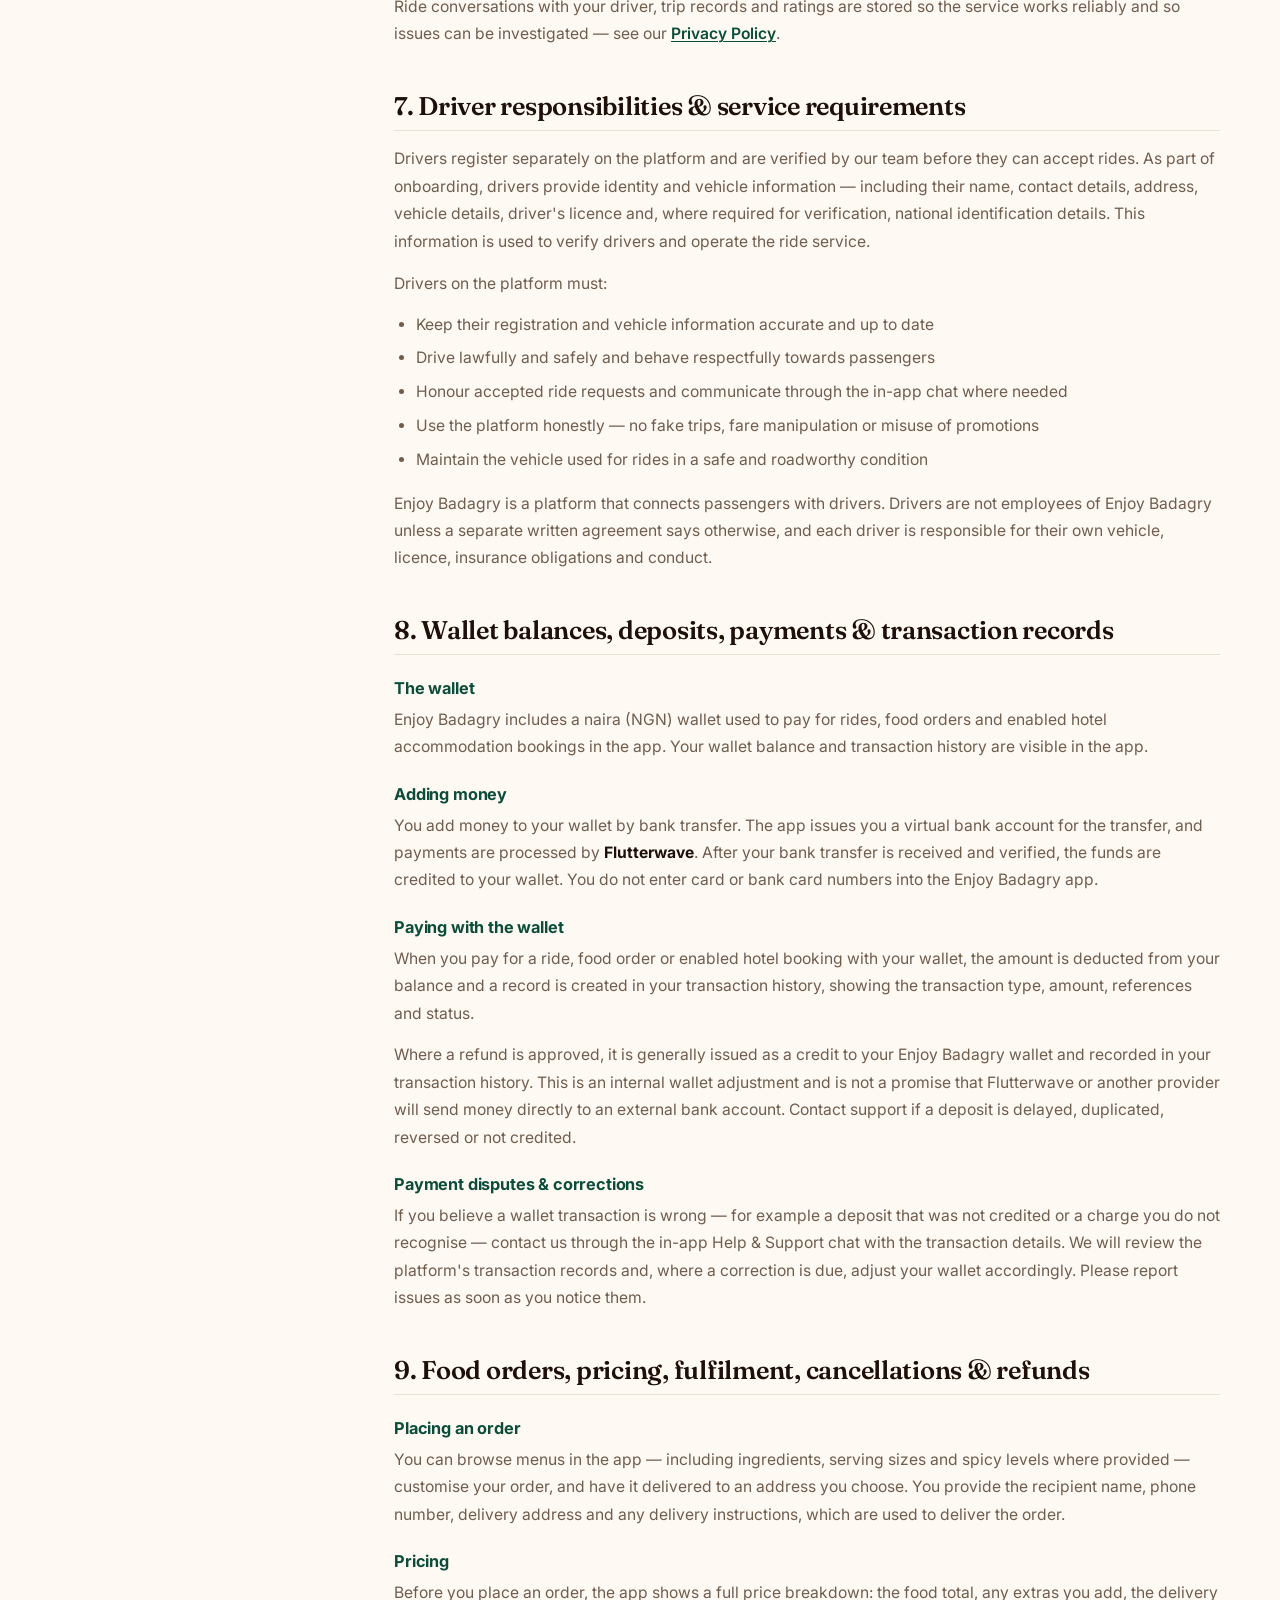
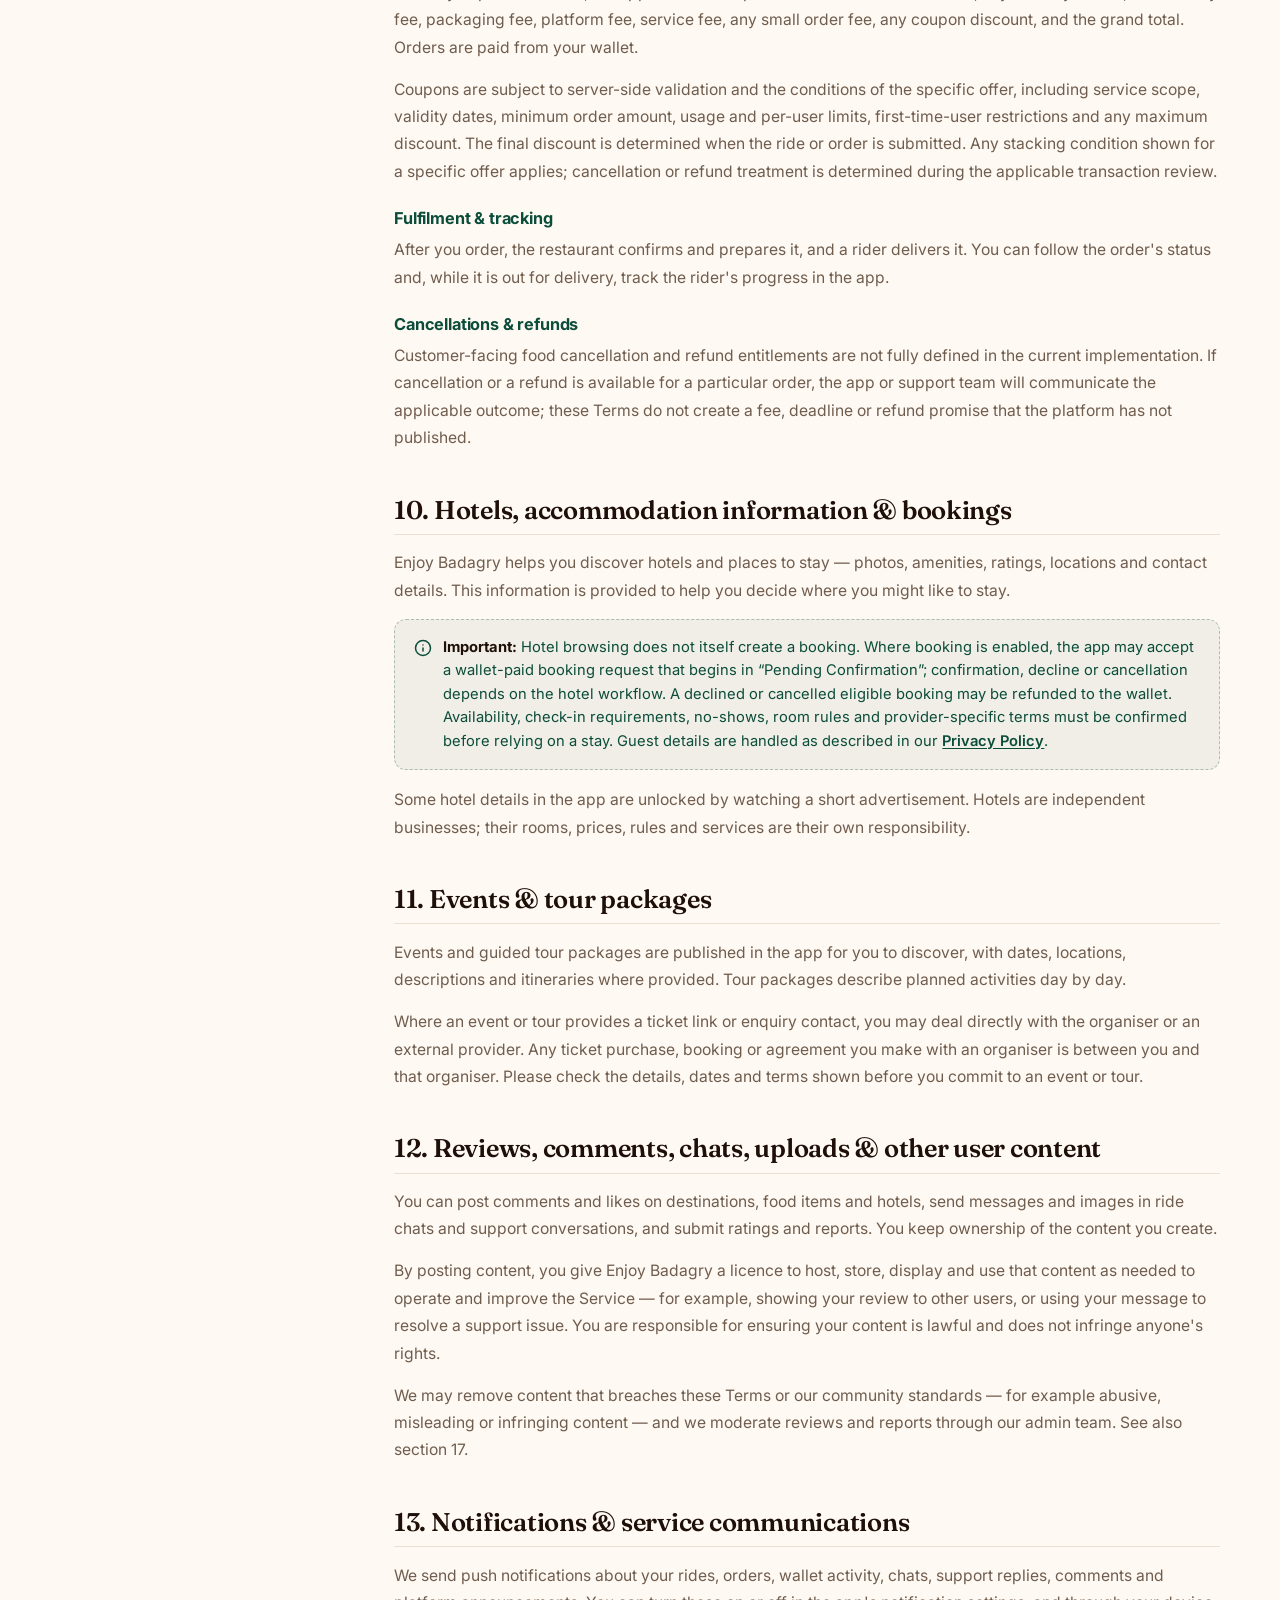
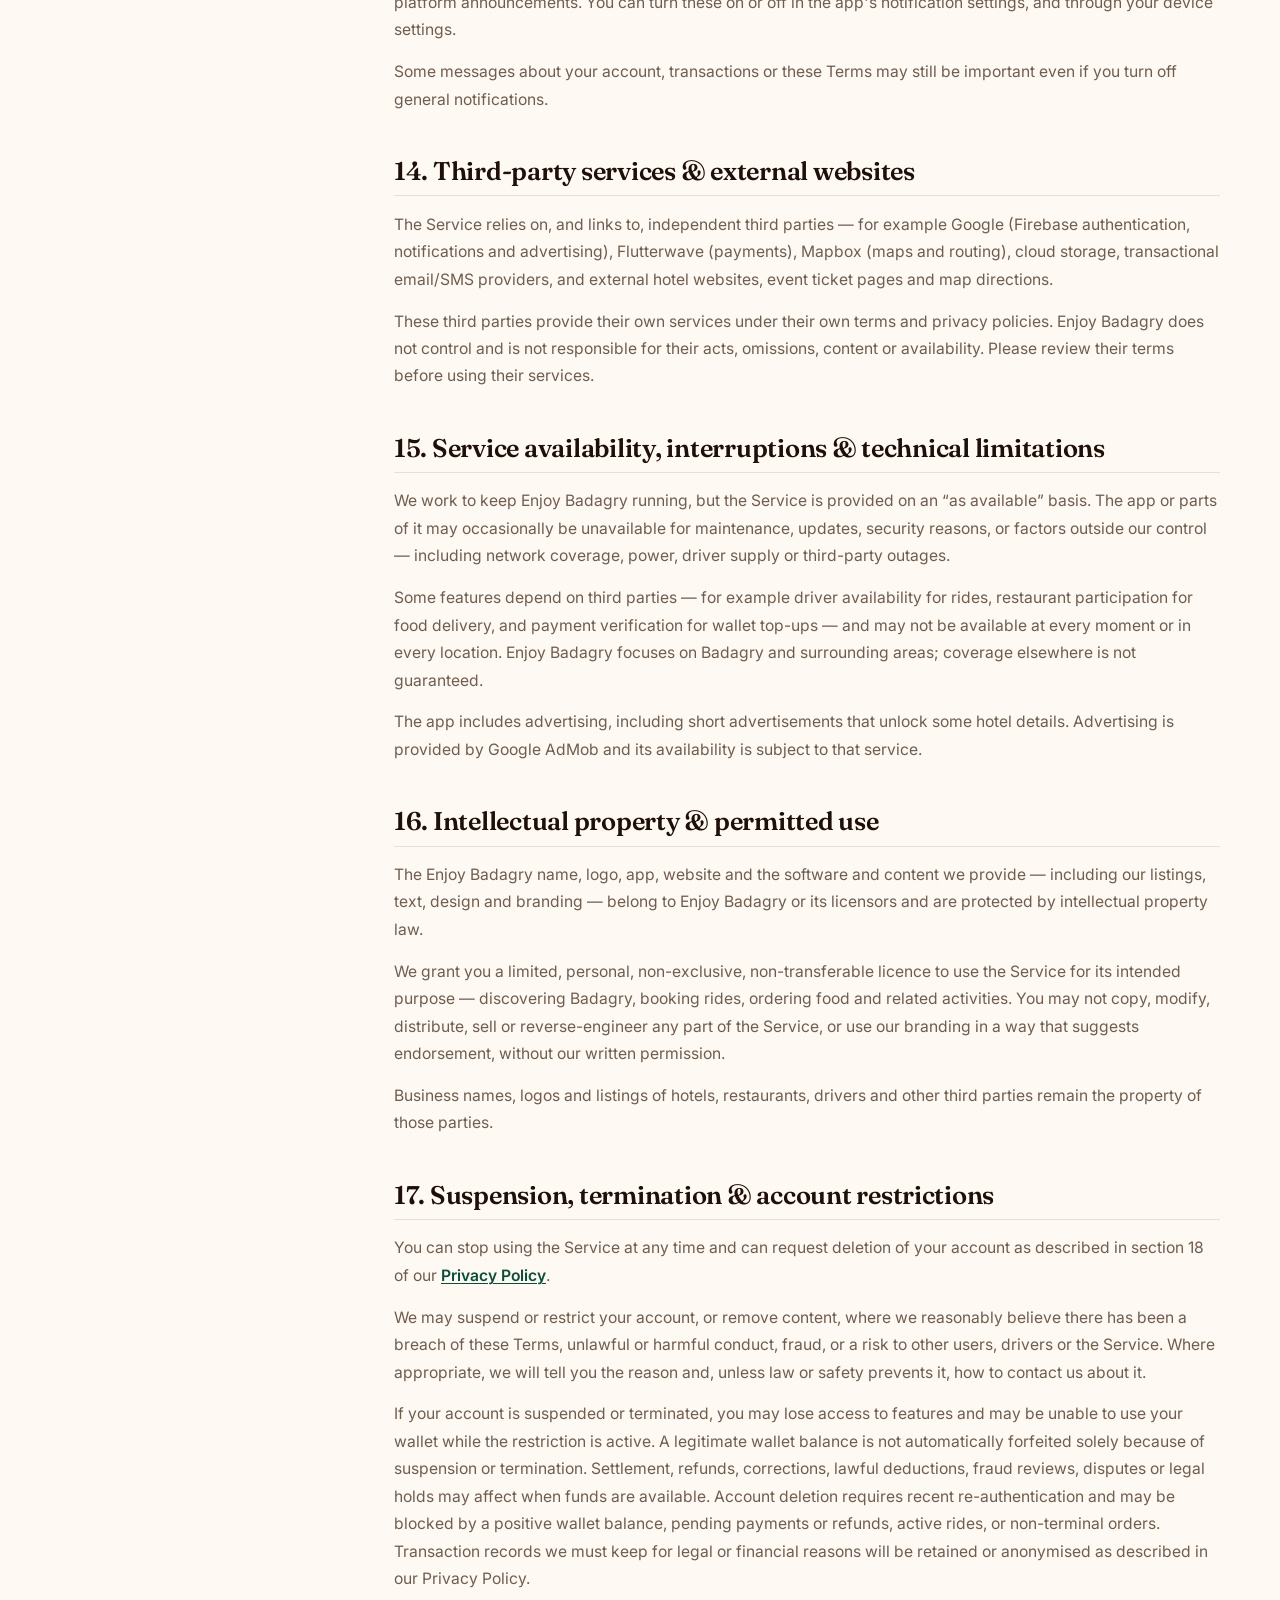
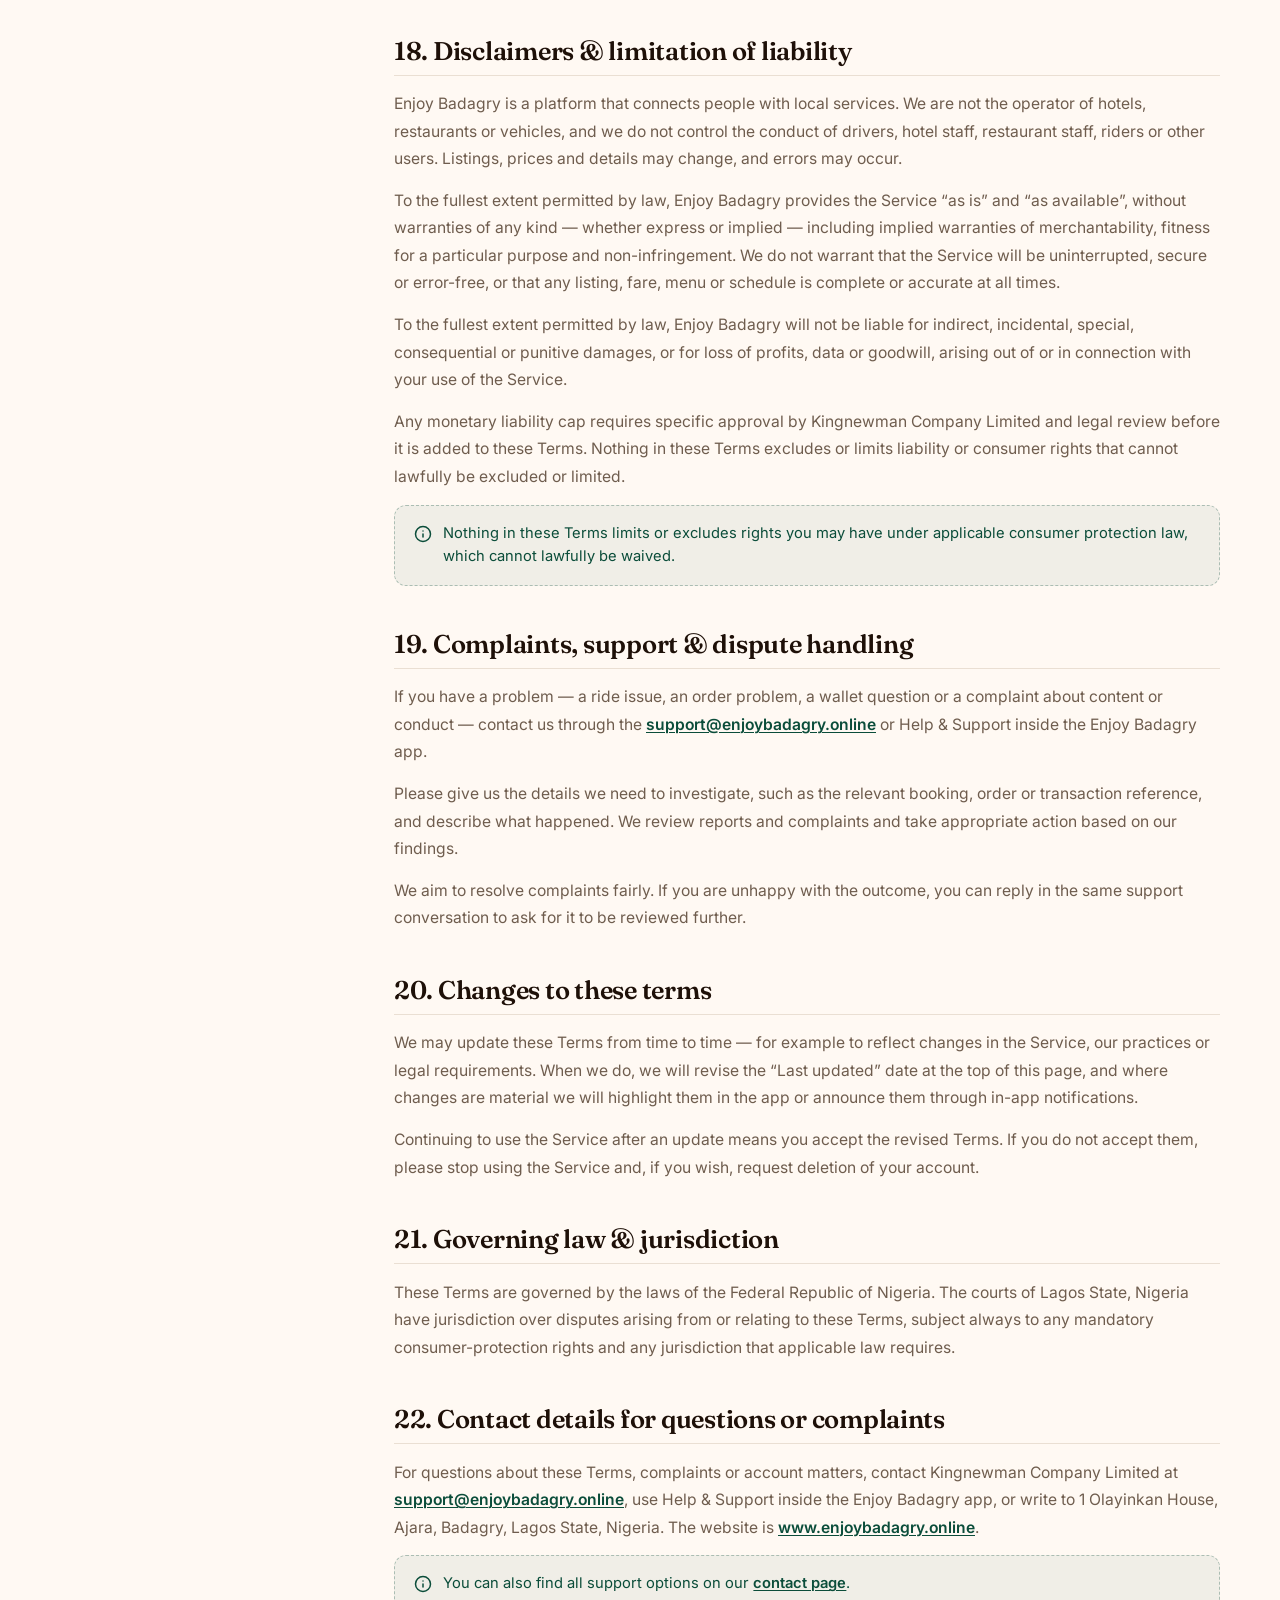
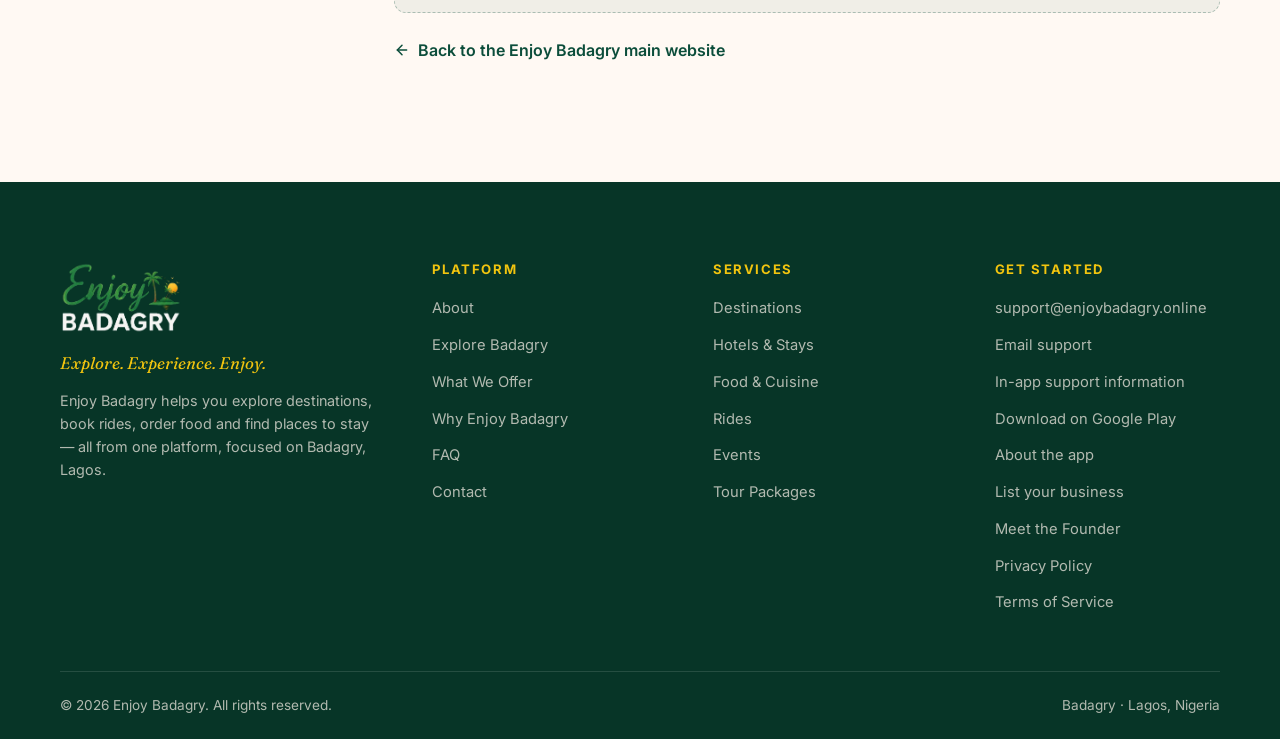
<file: terms/index.html>
<!DOCTYPE html>
<html lang="en">
<head>
  <meta charset="UTF-8" />
  <meta name="viewport" content="width=device-width, initial-scale=1.0" />
  <meta name="theme-color" content="#0B4D3A" />

  <title>Terms of Service — Enjoy Badagry</title>
  <meta name="description" content="The terms that apply when you use the Enjoy Badagry app, website and related services — rides, food orders, wallet, hotel information and more in Badagry, Lagos." />
  <meta name="robots" content="index, follow" />
  <link rel="canonical" href="https://www.enjoybadagry.online/terms/" />

  <meta property="og:type" content="website" />
  <meta property="og:site_name" content="Enjoy Badagry" />
  <meta property="og:title" content="Terms of Service — Enjoy Badagry" />
  <meta property="og:description" content="The terms that apply when you use the Enjoy Badagry app, website and related services in Badagry, Lagos." />
  <meta property="og:url" content="https://www.enjoybadagry.online/terms/" />
  <meta property="og:image" content="https://enjoybadagry.online/images/hero-beach.jpg" />
  <meta property="og:image:alt" content="Badagry coastline under a bright sky" />
  <meta property="og:locale" content="en_NG" />
  <meta name="twitter:card" content="summary_large_image" />
  <meta name="twitter:title" content="Terms of Service — Enjoy Badagry" />
  <meta name="twitter:description" content="The terms that apply when you use the Enjoy Badagry app, website and related services in Badagry, Lagos." />
  <meta name="twitter:image" content="https://enjoybadagry.online/images/hero-beach.jpg" />
  <meta name="twitter:image:alt" content="Badagry coastline under a bright sky" />

  <link rel="icon" type="image/png" href="../images/favicon.png" />
  <link rel="apple-touch-icon" href="../images/favicon.png" />

  <link rel="preconnect" href="https://fonts.googleapis.com" />
  <link rel="preconnect" href="https://fonts.gstatic.com" crossorigin />
  <link
    href="https://fonts.googleapis.com/css2?family=Fraunces:ital,opsz,wght@0,9..144,500;0,9..144,600;0,9..144,700;1,9..144,500;1,9..144,600&family=Inter:wght@400;500;600;700&display=swap"
    rel="stylesheet"
  />

  <link rel="stylesheet" href="../css/styles.css" />
  <link rel="stylesheet" href="../css/policy.css" />
  <script type="application/ld+json">
  {
    "@context": "https://schema.org",
    "@type": "WebPage",
    "@id": "https://enjoybadagry.online/terms/#webpage",
    "url": "https://enjoybadagry.online/terms/",
    "name": "Terms of Service — Enjoy Badagry",
    "description": "The terms that apply when you use the Enjoy Badagry app, website and related services in Badagry, Lagos.",
    "isPartOf": { "@type": "WebSite", "@id": "https://enjoybadagry.online/#website", "url": "https://enjoybadagry.online/", "name": "Enjoy Badagry" },
     "about": { "@type": "Organization", "@id": "https://www.enjoybadagry.online/#organization", "name": "Kingnewman Company Limited", "url": "https://www.enjoybadagry.online/", "email": "support@enjoybadagry.online" },
    "inLanguage": "en"
  }
  </script>
</head>
<body>
  <a class="skip-link" href="#main">Skip to main content</a>

  <!-- ===================== HEADER ===================== -->
  <header class="pnav">
    <div class="container pnav__inner">
      <a class="pnav__brand" href="../index.html" aria-label="Enjoy Badagry — main website">
        <img src="../images/logo-light.png" alt="Enjoy Badagry" width="100" height="59" class="pnav__logo" />
      </a>
      <a class="btn btn--primary" href="../index.html">
        <svg width="16" height="16" viewBox="0 0 24 24" fill="none" stroke="currentColor" stroke-width="2.2" stroke-linecap="round" stroke-linejoin="round" aria-hidden="true"><path d="m12 19-7-7 7-7"/><path d="M19 12H5"/></svg>
        Back to main website
      </a>
    </div>
  </header>

  <main id="main">
    <!-- ===================== HERO ===================== -->
    <section class="phero">
      <div class="container phero__inner">
        <p class="phero__eyebrow">Legal · Terms</p>
        <h1 class="phero__title">Terms of Service</h1>
        <p class="phero__meta">
          Last updated: <time datetime="2026-11-24">24 November 2026</time> · Enjoy Badagry
        </p>
      </div>
    </section>

    <!-- ===================== BODY ===================== -->
    <div class="container playout">
      <!-- Table of contents (desktop) -->
      <aside class="ptoc" aria-label="Table of contents">
        <p class="ptoc__title">On this page</p>
        <nav>
          <ol class="ptoc__list">
            <li><a href="#intro">1. Introduction &amp; acceptance</a></li>
            <li><a href="#eligibility">2. Eligibility &amp; registration</a></li>
            <li><a href="#accounts">3. Accounts &amp; security</a></li>
            <li><a href="#services">4. The Enjoy Badagry services</a></li>
            <li><a href="#conduct">5. Responsibilities &amp; prohibited conduct</a></li>
            <li><a href="#rides">6. Rides, fares &amp; cancellations</a></li>
            <li><a href="#drivers">7. Driver responsibilities</a></li>
            <li><a href="#wallet">8. Wallet, deposits &amp; payments</a></li>
            <li><a href="#food">9. Food orders &amp; refunds</a></li>
            <li><a href="#hotels">10. Hotels &amp; accommodation</a></li>
            <li><a href="#events">11. Events &amp; tour packages</a></li>
            <li><a href="#ugc">12. Reviews, chats &amp; uploads</a></li>
            <li><a href="#notifications">13. Notifications</a></li>
            <li><a href="#thirdparty">14. Third-party services</a></li>
            <li><a href="#availability">15. Availability &amp; limitations</a></li>
            <li><a href="#ip">16. Intellectual property</a></li>
            <li><a href="#termination">17. Suspension &amp; termination</a></li>
            <li><a href="#disclaimers">18. Disclaimers &amp; liability</a></li>
            <li><a href="#complaints">19. Complaints &amp; disputes</a></li>
            <li><a href="#changes">20. Changes to these terms</a></li>
            <li><a href="#law">21. Governing law</a></li>
            <li><a href="#contact">22. Contact</a></li>
          </ol>
        </nav>
      </aside>

      <article class="pdoc">
        <!-- Mobile TOC -->
        <details class="ptoc-mobile">
          <summary>Table of contents</summary>
          <ol class="ptoc__list">
            <li><a href="#intro">1. Introduction &amp; acceptance</a></li>
            <li><a href="#eligibility">2. Eligibility &amp; registration</a></li>
            <li><a href="#accounts">3. Accounts &amp; security</a></li>
            <li><a href="#services">4. The Enjoy Badagry services</a></li>
            <li><a href="#conduct">5. Responsibilities &amp; prohibited conduct</a></li>
            <li><a href="#rides">6. Rides, fares &amp; cancellations</a></li>
            <li><a href="#drivers">7. Driver responsibilities</a></li>
            <li><a href="#wallet">8. Wallet, deposits &amp; payments</a></li>
            <li><a href="#food">9. Food orders &amp; refunds</a></li>
            <li><a href="#hotels">10. Hotels &amp; accommodation</a></li>
            <li><a href="#events">11. Events &amp; tour packages</a></li>
            <li><a href="#ugc">12. Reviews, chats &amp; uploads</a></li>
            <li><a href="#notifications">13. Notifications</a></li>
            <li><a href="#thirdparty">14. Third-party services</a></li>
            <li><a href="#availability">15. Availability &amp; limitations</a></li>
            <li><a href="#ip">16. Intellectual property</a></li>
            <li><a href="#termination">17. Suspension &amp; termination</a></li>
            <li><a href="#disclaimers">18. Disclaimers &amp; liability</a></li>
            <li><a href="#complaints">19. Complaints &amp; disputes</a></li>
            <li><a href="#changes">20. Changes to these terms</a></li>
            <li><a href="#law">21. Governing law</a></li>
            <li><a href="#contact">22. Contact</a></li>
          </ol>
        </details>

        <div class="pdoc__intro">
          <p>
            These Terms of Service (“Terms”) govern your use of the
            <strong>Enjoy Badagry</strong> mobile application, this website and the related
            Enjoy Badagry services (together, the “Service”). Please read them carefully.
            By creating an account or using the Service, you agree to be bound by these
            Terms and by our
            <a href="../privacy-policy/">Privacy Policy</a>.
          </p>
        </div>

        <!-- 1 -->
        <section id="intro">
          <h2>1. Introduction &amp; acceptance</h2>
          <p>
             Enjoy Badagry is operated by <strong>Kingnewman Company Limited</strong>, with
             its address at 1 Olayinkan House, Ajara, Badagry, Lagos State, Nigeria. The
             platform focuses on discovering and enjoying Badagry, Lagos — destinations,
             hotels, local food, rides, events and tour packages. These Terms form a binding
             agreement between you and Kingnewman Company Limited (referred to in these
             Terms as “we”, “us” or “our”).
          </p>
          <p>
            If you do not agree with any part of these Terms, please do not create an
            account or use the Service. Where the Service is used by a driver, additional
            driver-specific responsibilities apply as described in section 7.
          </p>
        </section>

        <!-- 2 -->
        <section id="eligibility">
          <h2>2. Eligibility &amp; account registration</h2>
          <p>
             You must be at least 18 years old to independently register, place orders,
             make bookings or enter into transactions through the Service. The current
             registration process does not implement age verification or parental-consent
             controls. Individuals under 18 may accompany an adult customer during a
             legitimate tourism or transportation service, but may not independently use an
             account or enter into transactions.
          </p>
          <p>
            When you register, you sign in with an email address and password through
            Google's Firebase Authentication service. You agree to provide accurate
             information — including your name and required Nigerian phone number — and to
             keep it up to date. One account may not be shared, sold or
            transferred to another person.
          </p>
          <p>
            The public website is informational and does not require an account. Accounts
            are created and used in the mobile application.
          </p>
        </section>

        <!-- 3 -->
        <section id="accounts">
          <h2>3. Accounts &amp; security</h2>
          <p>
            You are responsible for keeping your sign-in credentials confidential and for
            all activity that happens under your account. Please choose a strong password
            and do not share it.
          </p>
          <p>
            Tell us promptly through <a href="../contact/">email or in-app Help &amp; Support</a> if you believe your
            account has been used without your permission. You can sign out of the app at
            any time from your profile.
          </p>
          <p>
            Profile details you add in the app — such as your name, phone number, photo,
            country and preferences — are managed by you and can be edited in your
            profile. How we handle your information is described in our
            <a href="../privacy-policy/">Privacy Policy</a>.
          </p>
        </section>

        <!-- 4 -->
        <section id="services">
          <h2>4. The Enjoy Badagry services</h2>
          <p>Enjoy Badagry brings together the following services in one platform:</p>
          <ul>
            <li>
              <strong>Discovery</strong> — browsing destinations, events and tour packages
              across Badagry, with details such as photos, opening hours and entrance fees
              where published.
            </li>
            <li>
             <strong>Hotels &amp; stays</strong> — hotel information and, where enabled,
             wallet-paid booking requests and accommodation orders (see section 10).
            </li>
            <li>
              <strong>Food &amp; local cuisine</strong> — browsing menus and ordering food
              for delivery, paid from your wallet (see section 9).
            </li>
            <li>
              <strong>Rides</strong> — requesting a car, SUV or van with a fare estimate
              before you book (see section 6).
            </li>
            <li>
              <strong>Wallet</strong> — a naira wallet used to pay for rides and food
              orders, funded by bank transfer (see section 8).
            </li>
            <li>
              <strong>Support</strong> — an in-app Help &amp; Support chat for questions
              and complaints.
            </li>
          </ul>
          <p>
            Some features are still limited in this version of the app. In particular,
            <strong>flight booking is not part of Enjoy Badagry</strong>, and the app will
            tell you so if you look for it. We may add, change or withdraw features over
            time.
          </p>
        </section>

        <!-- 5 -->
        <section id="conduct">
          <h2>5. User responsibilities &amp; prohibited conduct</h2>
          <p>You agree to use the Service lawfully and respectfully. You must not:</p>
          <ul>
            <li>Provide false registration information, or impersonate another person</li>
            <li>
              Use the wallet, payments or coupons fraudulently, or exploit errors in the
              Service for unlawful gain
            </li>
            <li>
              Post reviews, comments or chat messages that are abusive, harassing,
              discriminatory, defamatory, obscene or that infringe the rights of others
            </li>
            <li>Upload content you have no right to share, or malicious files</li>
            <li>
              Manipulate ratings, reviews or reports, including posting fake reviews about
              businesses or drivers
            </li>
            <li>Attempt to gain unauthorised access to accounts, systems or data</li>
            <li>
              Interfere with the operation of the Service, including by overloading,
              scraping or disrupting the app or its servers
            </li>
            <li>Use the Service for any illegal purpose or in breach of applicable law</li>
          </ul>
          <p>
            You are responsible for your own conduct during rides, deliveries and
            interactions with drivers, restaurant staff, hotel staff and other users, and
            for complying with the laws that apply to you.
          </p>
        </section>

        <!-- 6 -->
        <section id="rides">
          <h2>6. Rides, driver assignment, fares, cancellations &amp; completion</h2>

          <h3>Requesting a ride</h3>
          <p>
            When you request a ride you choose a pickup point and a destination. The app
            sends your request to available drivers, and a driver may accept it. To help
            the trip go smoothly, <strong>your driver receives your name and phone
            number</strong> when they accept your ride, and you see information about your
            driver in the app.
          </p>

          <h3>Fares</h3>
          <p>
            Before you confirm a booking, the app shows a fare estimate with a breakdown —
            base fare, distance charge, booking fee and service fee. The vehicle types
            offered are a standard car, an SUV and a van, with different capacities and
            base fares. The final fare shown when your trip is priced on the platform is
            the amount that applies; estimates can differ from the final figure if the
            actual trip differs from what was estimated.
          </p>

          <h3>Cancellations</h3>
          <p>
             You may cancel a ride while it remains pending driver assignment, and the app
             asks for a reason. A qualifying cancellation at that stage is refunded in full
             to your Enjoy Badagry wallet through the platform's refund process. Once a
             driver has been assigned or the ride has moved beyond that status, cancellation
             availability and any applicable outcome depend on the status shown in the app.
          </p>

          <h3>Completion, ratings &amp; reports</h3>
          <p>
            A ride is completed when the trip ends on the platform. You can rate your
            driver afterwards. If something goes wrong, you can report a driver in the app
            — for example for rude behaviour, unsafe driving, harassment, a wrong route or
            detour, vehicle condition, or another reason. Reports are reviewed by our
            team.
          </p>
          <p>
            Ride conversations with your driver, trip records and ratings are stored so the
            service works reliably and so issues can be investigated — see our
            <a href="../privacy-policy/">Privacy Policy</a>.
          </p>
        </section>

        <!-- 7 -->
        <section id="drivers">
          <h2>7. Driver responsibilities &amp; service requirements</h2>
          <p>
            Drivers register separately on the platform and are verified by our team before
            they can accept rides. As part of onboarding, drivers provide identity and
            vehicle information — including their name, contact details, address, vehicle
            details, driver's licence and, where required for verification, national
            identification details. This information is used to verify drivers and operate
            the ride service.
          </p>
          <p>Drivers on the platform must:</p>
          <ul>
            <li>Keep their registration and vehicle information accurate and up to date</li>
            <li>Drive lawfully and safely and behave respectfully towards passengers</li>
            <li>Honour accepted ride requests and communicate through the in-app chat where needed</li>
            <li>Use the platform honestly — no fake trips, fare manipulation or misuse of promotions</li>
            <li>Maintain the vehicle used for rides in a safe and roadworthy condition</li>
          </ul>
          <p>
            Enjoy Badagry is a platform that connects passengers with drivers. Drivers are
            not employees of Enjoy Badagry unless a separate written agreement says
            otherwise, and each driver is responsible for their own vehicle, licence,
            insurance obligations and conduct.
          </p>
        </section>

        <!-- 8 -->
        <section id="wallet">
          <h2>8. Wallet balances, deposits, payments &amp; transaction records</h2>

          <h3>The wallet</h3>
          <p>
             Enjoy Badagry includes a naira (NGN) wallet used to pay for rides, food orders
             and enabled hotel accommodation bookings in the app. Your wallet balance and
             transaction history are visible in the app.
          </p>

          <h3>Adding money</h3>
          <p>
            You add money to your wallet by bank transfer. The app issues you a virtual
             bank account for the transfer, and payments are processed by
             <strong>Flutterwave</strong>. After your bank transfer is received and
            verified, the funds are credited to your wallet. You do not enter card or bank
            card numbers into the Enjoy Badagry app.
          </p>

          <h3>Paying with the wallet</h3>
          <p>
             When you pay for a ride, food order or enabled hotel booking with your wallet,
             the amount is deducted from your balance and a record is created in your
             transaction history, showing the transaction type, amount, references and
             status.
          </p>

          <p>
            Where a refund is approved, it is generally issued as a credit to your Enjoy
            Badagry wallet and recorded in your transaction history. This is an internal
            wallet adjustment and is not a promise that Flutterwave or another provider will
            send money directly to an external bank account. Contact support if a deposit is
            delayed, duplicated, reversed or not credited.
          </p>

          <h3>Payment disputes &amp; corrections</h3>
          <p>
            If you believe a wallet transaction is wrong — for example a deposit that was
            not credited or a charge you do not recognise — contact us through the in-app
            Help &amp; Support chat with the transaction details. We will review the
            platform's transaction records and, where a correction is due, adjust your
            wallet accordingly. Please report issues as soon as you notice them.
          </p>
        </section>

        <!-- 9 -->
        <section id="food">
          <h2>9. Food orders, pricing, fulfilment, cancellations &amp; refunds</h2>

          <h3>Placing an order</h3>
          <p>
            You can browse menus in the app — including ingredients, serving sizes and
            spicy levels where provided — customise your order, and have it delivered to an
            address you choose. You provide the recipient name, phone number, delivery
            address and any delivery instructions, which are used to deliver the order.
          </p>

          <h3>Pricing</h3>
          <p>
             Before you place an order, the app shows a full price breakdown: the food
            total, any extras you add, the delivery fee, packaging fee, platform fee,
            service fee, any small order fee, any coupon discount, and the grand total.
             Orders are paid from your wallet.
           </p>
           <p>
             Coupons are subject to server-side validation and the conditions of the specific
             offer, including service scope, validity dates, minimum order amount, usage and
             per-user limits, first-time-user restrictions and any maximum discount. The
             final discount is determined when the ride or order is submitted. Any
             stacking condition shown for a specific offer applies; cancellation or refund
             treatment is determined during the applicable transaction review.
           </p>

          <h3>Fulfilment &amp; tracking</h3>
          <p>
            After you order, the restaurant confirms and prepares it, and a rider delivers
            it. You can follow the order's status and, while it is out for delivery, track
            the rider's progress in the app.
          </p>

          <h3>Cancellations &amp; refunds</h3>
          <p>
             Customer-facing food cancellation and refund entitlements are not fully defined
             in the current implementation. If cancellation or a refund is available for a
             particular order, the app or support team will communicate the applicable
             outcome; these Terms do not create a fee, deadline or refund promise that the
             platform has not published.
          </p>
        </section>

        <!-- 10 -->
        <section id="hotels">
          <h2>10. Hotels, accommodation information &amp; bookings</h2>
          <p>
            Enjoy Badagry helps you discover hotels and places to stay — photos, amenities,
            ratings, locations and contact details. This information is provided to help
            you decide where you might like to stay.
          </p>
          <div class="pdoc__note">
            <svg width="18" height="18" viewBox="0 0 24 24" fill="none" stroke="currentColor" stroke-width="2" stroke-linecap="round" stroke-linejoin="round" aria-hidden="true"><circle cx="12" cy="12" r="10"/><path d="M12 16v-4"/><path d="M12 8h.01"/></svg>
            <span>
               <strong>Important:</strong> Hotel browsing does not itself create a booking.
               Where booking is enabled, the app may accept a wallet-paid booking request
               that begins in “Pending Confirmation”; confirmation, decline or cancellation
               depends on the hotel workflow. A declined or cancelled eligible booking may
               be refunded to the wallet. Availability, check-in requirements, no-shows,
               room rules and provider-specific terms must be confirmed before relying on a
               stay. Guest details are handled as described in our
              <a href="../privacy-policy/">Privacy Policy</a>.
            </span>
          </div>
          <p>
            Some hotel details in the app are unlocked by watching a short advertisement.
            Hotels are independent businesses; their rooms, prices, rules and services are
            their own responsibility.
          </p>
        </section>

        <!-- 11 -->
        <section id="events">
          <h2>11. Events &amp; tour packages</h2>
          <p>
            Events and guided tour packages are published in the app for you to discover,
            with dates, locations, descriptions and itineraries where provided. Tour
            packages describe planned activities day by day.
          </p>
          <p>
            Where an event or tour provides a ticket link or enquiry contact, you may deal
            directly with the organiser or an external provider. Any ticket purchase,
            booking or agreement you make with an organiser is between you and that
            organiser. Please check the details, dates and terms shown before you commit to
            an event or tour.
          </p>
        </section>

        <!-- 12 -->
        <section id="ugc">
          <h2>12. Reviews, comments, chats, uploads &amp; other user content</h2>
          <p>
            You can post comments and likes on destinations, food items and hotels, send
            messages and images in ride chats and support conversations, and submit ratings
            and reports. You keep ownership of the content you create.
          </p>
          <p>
            By posting content, you give Enjoy Badagry a licence to host, store, display
            and use that content as needed to operate and improve the Service — for
            example, showing your review to other users, or using your message to resolve a
            support issue. You are responsible for ensuring your content is lawful and does
            not infringe anyone's rights.
          </p>
          <p>
            We may remove content that breaches these Terms or our community standards —
            for example abusive, misleading or infringing content — and we moderate reviews
            and reports through our admin team. See also section 17.
          </p>
        </section>

        <!-- 13 -->
        <section id="notifications">
          <h2>13. Notifications &amp; service communications</h2>
          <p>
            We send push notifications about your rides, orders, wallet activity, chats,
            support replies, comments and platform announcements. You can turn these on or
            off in the app's notification settings, and through your device settings.
          </p>
          <p>
            Some messages about your account, transactions or these Terms may still be
            important even if you turn off general notifications.
          </p>
        </section>

        <!-- 14 -->
        <section id="thirdparty">
          <h2>14. Third-party services &amp; external websites</h2>
          <p>
            The Service relies on, and links to, independent third parties — for example
             Google (Firebase authentication, notifications and advertising), Flutterwave
             (payments), Mapbox (maps and routing), cloud storage,
             transactional email/SMS providers, and external hotel websites, event ticket
             pages and map directions.
          </p>
          <p>
            These third parties provide their own services under their own terms and
            privacy policies. Enjoy Badagry does not control and is not responsible for
            their acts, omissions, content or availability. Please review their terms before
            using their services.
          </p>
        </section>

        <!-- 15 -->
        <section id="availability">
          <h2>15. Service availability, interruptions &amp; technical limitations</h2>
          <p>
            We work to keep Enjoy Badagry running, but the Service is provided on an
            “as available” basis. The app or parts of it may occasionally be unavailable for
            maintenance, updates, security reasons, or factors outside our control —
            including network coverage, power, driver supply or third-party outages.
          </p>
          <p>
            Some features depend on third parties — for example driver availability for
            rides, restaurant participation for food delivery, and payment verification for
            wallet top-ups — and may not be available at every moment or in every location.
            Enjoy Badagry focuses on Badagry and surrounding areas; coverage elsewhere is
            not guaranteed.
          </p>
          <p>
            The app includes advertising, including short advertisements that unlock some
            hotel details. Advertising is provided by Google AdMob and its availability is
            subject to that service.
          </p>
        </section>

        <!-- 16 -->
        <section id="ip">
          <h2>16. Intellectual property &amp; permitted use</h2>
          <p>
            The Enjoy Badagry name, logo, app, website and the software and content we
            provide — including our listings, text, design and branding — belong to
            Enjoy Badagry or its licensors and are protected by intellectual property law.
          </p>
          <p>
            We grant you a limited, personal, non-exclusive, non-transferable licence to
            use the Service for its intended purpose — discovering Badagry, booking rides,
            ordering food and related activities. You may not copy, modify, distribute,
            sell or reverse-engineer any part of the Service, or use our branding in a way
            that suggests endorsement, without our written permission.
          </p>
          <p>
            Business names, logos and listings of hotels, restaurants, drivers and other
            third parties remain the property of those parties.
          </p>
        </section>

        <!-- 17 -->
        <section id="termination">
          <h2>17. Suspension, termination &amp; account restrictions</h2>
          <p>
             You can stop using the Service at any time and can request deletion of your
             account as described in section 18 of our
            <a href="../privacy-policy/">Privacy Policy</a>.
          </p>
          <p>
            We may suspend or restrict your account, or remove content, where we reasonably
            believe there has been a breach of these Terms, unlawful or harmful conduct,
            fraud, or a risk to other users, drivers or the Service. Where appropriate, we
            will tell you the reason and, unless law or safety prevents it, how to contact
            us about it.
          </p>
          <p>
             If your account is suspended or terminated, you may lose access to features and
             may be unable to use your wallet while the restriction is active. A legitimate
             wallet balance is not automatically forfeited solely because of suspension or
             termination. Settlement, refunds, corrections, lawful deductions, fraud reviews,
             disputes or legal holds may affect when funds are available. Account deletion
             requires recent re-authentication and may be blocked by a positive wallet
             balance, pending payments or refunds, active rides, or non-terminal orders.
             Transaction records we must keep for legal or financial reasons will be retained
             or anonymised as described in our Privacy Policy.
          </p>
        </section>

        <!-- 18 -->
        <section id="disclaimers">
          <h2>18. Disclaimers &amp; limitation of liability</h2>
          <p>
            Enjoy Badagry is a platform that connects people with local services. We are
            not the operator of hotels, restaurants or vehicles, and we do not control the
            conduct of drivers, hotel staff, restaurant staff, riders or other users.
            Listings, prices and details may change, and errors may occur.
          </p>
          <p>
            To the fullest extent permitted by law, Enjoy Badagry provides the Service
            “as is” and “as available”, without warranties of any kind — whether express or
            implied — including implied warranties of merchantability, fitness for a
            particular purpose and non-infringement. We do not warrant that the Service
            will be uninterrupted, secure or error-free, or that any listing, fare, menu or
            schedule is complete or accurate at all times.
          </p>
          <p>
            To the fullest extent permitted by law, Enjoy Badagry will not be liable for
            indirect, incidental, special, consequential or punitive damages, or for loss of
            profits, data or goodwill, arising out of or in connection with your use of the
            Service.
          </p>
          <p>
             Any monetary liability cap requires specific approval by Kingnewman Company
             Limited and legal review before it is added to these Terms. Nothing in these
             Terms excludes or limits liability or consumer rights that cannot lawfully be
             excluded or limited.
          </p>
          <div class="pdoc__note">
            <svg width="18" height="18" viewBox="0 0 24 24" fill="none" stroke="currentColor" stroke-width="2" stroke-linecap="round" stroke-linejoin="round" aria-hidden="true"><circle cx="12" cy="12" r="10"/><path d="M12 16v-4"/><path d="M12 8h.01"/></svg>
            <span>
              Nothing in these Terms limits or excludes rights you may have under
              applicable consumer protection law, which cannot lawfully be waived.
            </span>
          </div>
        </section>

        <!-- 19 -->
        <section id="complaints">
          <h2>19. Complaints, support &amp; dispute handling</h2>
          <p>
            If you have a problem — a ride issue, an order problem, a wallet question or a
            complaint about content or conduct — contact us through the
             <a href="mailto:support@enjoybadagry.online">support@enjoybadagry.online</a>
             or Help &amp; Support
            inside the Enjoy Badagry app.
          </p>
          <p>
            Please give us the details we need to investigate, such as the relevant booking,
            order or transaction reference, and describe what happened. We review reports
            and complaints and take appropriate action based on our findings.
          </p>
          <p>
            We aim to resolve complaints fairly. If you are unhappy with the outcome, you
            can reply in the same support conversation to ask for it to be reviewed further.
          </p>
        </section>

        <!-- 20 -->
        <section id="changes">
          <h2>20. Changes to these terms</h2>
          <p>
            We may update these Terms from time to time — for example to reflect changes in
            the Service, our practices or legal requirements. When we do, we will revise
            the “Last updated” date at the top of this page, and where changes are material
            we will highlight them in the app or announce them through in-app
            notifications.
          </p>
          <p>
            Continuing to use the Service after an update means you accept the revised
            Terms. If you do not accept them, please stop using the Service and, if you
            wish, request deletion of your account.
          </p>
        </section>

        <!-- 21 -->
        <section id="law">
          <h2>21. Governing law &amp; jurisdiction</h2>
          <p>
             These Terms are governed by the laws of the Federal Republic of Nigeria. The
             courts of Lagos State, Nigeria have jurisdiction over disputes arising from or
             relating to these Terms, subject always to any mandatory consumer-protection
             rights and any jurisdiction that applicable law requires.
           </p>
        </section>

        <!-- 22 -->
        <section id="contact">
          <h2>22. Contact details for questions or complaints</h2>
          <p>
             For questions about these Terms, complaints or account matters, contact
             Kingnewman Company Limited at
             <a href="mailto:support@enjoybadagry.online">support@enjoybadagry.online</a>,
             use Help &amp; Support inside the Enjoy Badagry app, or write to 1 Olayinkan
             House, Ajara, Badagry, Lagos State, Nigeria. The website is
             <a href="https://www.enjoybadagry.online/" target="_blank" rel="noopener noreferrer">www.enjoybadagry.online</a>.
          </p>
          <div class="pdoc__note">
            <svg width="18" height="18" viewBox="0 0 24 24" fill="none" stroke="currentColor" stroke-width="2" stroke-linecap="round" stroke-linejoin="round" aria-hidden="true"><circle cx="12" cy="12" r="10"/><path d="M12 16v-4"/><path d="M12 8h.01"/></svg>
            <span>
              You can also find all support options on our <a href="../contact/">contact page</a>.
            </span>
          </div>
          <a class="pdoc__back" href="../index.html">
            <svg width="16" height="16" viewBox="0 0 24 24" fill="none" stroke="currentColor" stroke-width="2.2" stroke-linecap="round" stroke-linejoin="round" aria-hidden="true"><path d="m12 19-7-7 7-7"/><path d="M19 12H5"/></svg>
            Back to the Enjoy Badagry main website
          </a>
        </section>
      </article>
    </div>
  </main>

  <!-- ===================== FOOTER ===================== -->
  <footer class="footer">
    <div class="container footer__grid">
      <div class="footer__brand">
        <img src="../images/logo-dark.png" alt="Enjoy Badagry" width="122" height="72" class="footer__logo" />
        <p class="footer__tagline">Explore. Experience. Enjoy.</p>
        <p class="footer__desc">
          Enjoy Badagry helps you explore destinations, book rides, order food and find
          places to stay — all from one platform, focused on Badagry, Lagos.
        </p>
      </div>

      <nav class="footer__col" aria-label="Footer — platform">
        <h3 class="footer__heading">Platform</h3>
        <ul class="footer__links" role="list">
          <li><a href="../index.html#about">About</a></li>
          <li><a href="../index.html#explore">Explore Badagry</a></li>
          <li><a href="../index.html#offer">What We Offer</a></li>
          <li><a href="../index.html#why">Why Enjoy Badagry</a></li>
          <li><a href="../index.html#faq">FAQ</a></li>
          <li><a href="../contact/">Contact</a></li>
        </ul>
      </nav>

      <nav class="footer__col" aria-label="Footer — services">
        <h3 class="footer__heading">Services</h3>
        <ul class="footer__links" role="list">
          <li><a href="../index.html#offer">Destinations</a></li>
          <li><a href="../index.html#offer">Hotels &amp; Stays</a></li>
          <li><a href="../index.html#offer">Food &amp; Cuisine</a></li>
          <li><a href="../index.html#offer">Rides</a></li>
          <li><a href="../index.html#offer">Events</a></li>
          <li><a href="../index.html#offer">Tour Packages</a></li>
        </ul>
      </nav>

      <div class="footer__col">
        <h3 class="footer__heading">Get started</h3>
        <ul class="footer__links" role="list">
          <li><a href="mailto:support@enjoybadagry.online">support@enjoybadagry.online</a></li>
           <li><a href="mailto:support@enjoybadagry.online">Email support</a></li>
          <li><a href="../contact/#channels">In-app support information</a></li>
          <li>
            <a
              href="https://play.google.com/store/apps/details?id=com.kingnewman.enjoybadagry"
              target="_blank"
              rel="noopener noreferrer"
            >
              Download on Google Play
            </a>
          </li>
          <li><a href="../index.html#app">About the app</a></li>
          <li><a href="../index.html#business">List your business</a></li>
          <li><a href="../about-owner/">Meet the Founder</a></li>
          <li><a href="../privacy-policy/">Privacy Policy</a></li>
          <li><a href="./" aria-current="page">Terms of Service</a></li>
        </ul>
      </div>
    </div>

    <div class="container footer__bottom">
      <p>&copy; <span id="year">2026</span> Enjoy Badagry. All rights reserved.</p>
      <p>Badagry · Lagos, Nigeria</p>
    </div>
  </footer>

  <!-- ===================== BACK TO TOP ===================== -->
  <button class="to-top" id="to-top" type="button" aria-label="Back to top" hidden>
    <svg width="20" height="20" viewBox="0 0 24 24" fill="none" stroke="currentColor" stroke-width="2.2" stroke-linecap="round" stroke-linejoin="round" aria-hidden="true"><path d="m18 15-6-6-6 6"/></svg>
  </button>

  <script src="../js/main.js" defer></script>
  <script src="../js/policy.js" defer></script>
</body>
</html>
</file>
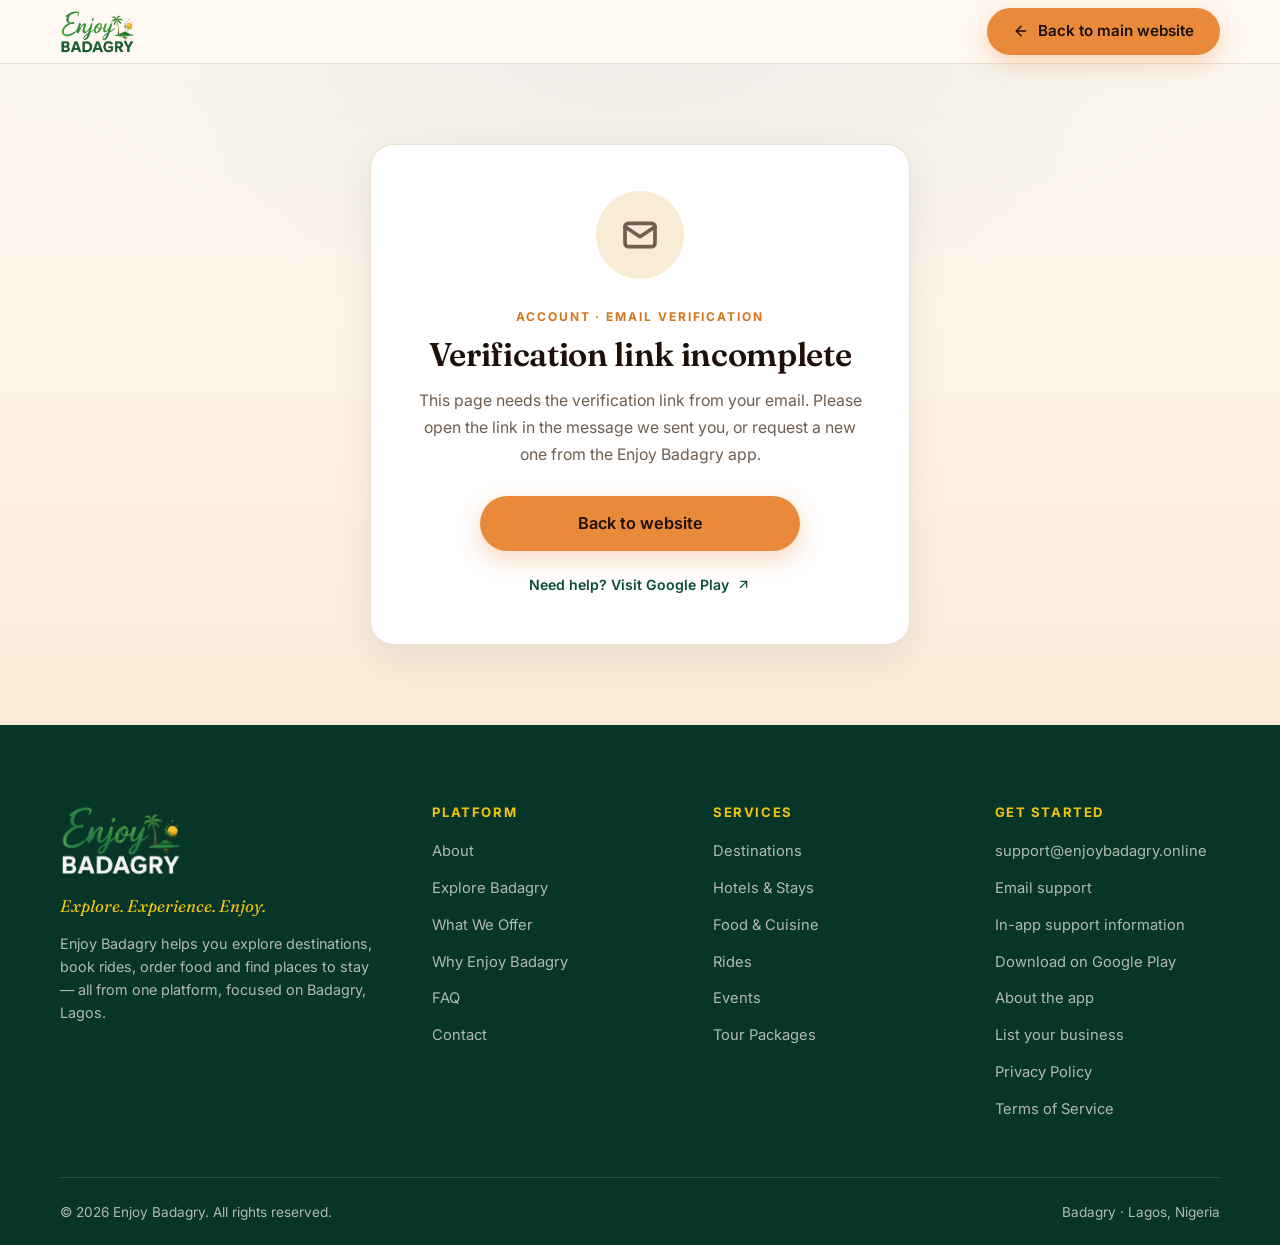
<file: verify-account/index.html>
<!DOCTYPE html>
<html lang="en">
<head>
  <meta charset="UTF-8" />
  <meta name="viewport" content="width=device-width, initial-scale=1.0" />
  <meta name="theme-color" content="#0B4D3A" />

  <title>Verify Your Email — Enjoy Badagry</title>
  <meta name="description" content="Confirm your email address to activate your Enjoy Badagry account and start booking rides, ordering food and exploring Badagry." />
  <meta name="robots" content="noindex, nofollow" />

  <meta property="og:type" content="website" />
  <meta property="og:title" content="Verify Your Email — Enjoy Badagry" />
  <meta property="og:description" content="Confirm your email address to activate your Enjoy Badagry account." />
  <meta property="og:locale" content="en_NG" />
  <meta name="twitter:card" content="summary" />

  <link rel="icon" type="image/png" href="../images/favicon.png" />
  <link rel="apple-touch-icon" href="../images/favicon.png" />

  <link rel="preconnect" href="https://fonts.googleapis.com" />
  <link rel="preconnect" href="https://fonts.gstatic.com" crossorigin />
  <link
    href="https://fonts.googleapis.com/css2?family=Fraunces:ital,opsz,wght@0,9..144,500;0,9..144,600;0,9..144,700;1,9..144,500;1,9..144,600&family=Inter:wght@400;500;600;700&display=swap"
    rel="stylesheet"
  />

  <link rel="stylesheet" href="../css/styles.css" />
  <link rel="stylesheet" href="../css/policy.css" />
  <link rel="stylesheet" href="../css/verify.css" />
</head>
<body>
  <a class="skip-link" href="#main">Skip to main content</a>

  <!-- ===================== HEADER ===================== -->
  <header class="pnav">
    <div class="container pnav__inner">
      <a class="pnav__brand" href="../index.html" aria-label="Enjoy Badagry — main website">
        <img src="../images/logo-light.png" alt="Enjoy Badagry" width="100" height="59" class="pnav__logo" />
      </a>
      <a class="btn btn--primary" href="../index.html">
        <svg width="16" height="16" viewBox="0 0 24 24" fill="none" stroke="currentColor" stroke-width="2.2" stroke-linecap="round" stroke-linejoin="round" aria-hidden="true"><path d="m12 19-7-7 7-7"/><path d="M19 12H5"/></svg>
        Back to main website
      </a>
    </div>
  </header>

  <main id="main">
    <section class="vwrap">
      <div class="vcard" id="vcard" role="status" aria-live="polite">

        <!-- ---------- Loading ---------- -->
        <div class="vstate" data-state="loading">
          <div class="vcard__icon vcard__icon--spinner" aria-hidden="true"></div>
          <p class="vcard__eyebrow">Account · Email verification</p>
          <h1 class="vcard__title">Verifying your email&hellip;</h1>
          <p class="vcard__text">
            Please wait while we confirm your email address. This only takes a moment.
          </p>
        </div>

        <!-- ---------- Success ---------- -->
        <div class="vstate" data-state="success" hidden>
          <div class="vcard__icon vcard__icon--success" aria-hidden="true">
            <svg width="42" height="42" viewBox="0 0 24 24" fill="none" stroke="currentColor" stroke-width="2.4" stroke-linecap="round" stroke-linejoin="round"><path d="M20 6 9 17l-5-5"/></svg>
          </div>
          <p class="vcard__eyebrow">Account · Email verification</p>
          <h1 class="vcard__title">Email verified!</h1>
          <p class="vcard__text" data-role="message">
            Your email address has been confirmed. You can now sign in to Enjoy Badagry and start exploring Badagry — rides, food, hotels, destinations and more.
          </p>
          <div class="vcard__actions">
            <a
              class="btn btn--primary btn--lg"
              href="https://play.google.com/store/apps/details?id=com.kingnewman.enjoybadagry"
              target="_blank"
              rel="noopener noreferrer"
            >
              Get the app
            </a>
            <a class="btn btn--ghost btn--lg" href="../index.html">Back to website</a>
          </div>
        </div>

        <!-- ---------- Expired ---------- -->
        <div class="vstate" data-state="expired" hidden>
          <div class="vcard__icon vcard__icon--error" aria-hidden="true">
            <svg width="40" height="40" viewBox="0 0 24 24" fill="none" stroke="currentColor" stroke-width="2.2" stroke-linecap="round" stroke-linejoin="round"><circle cx="12" cy="12" r="9"/><path d="M12 7v6"/><path d="M12 16.5h.01"/></svg>
          </div>
          <p class="vcard__eyebrow">Account · Email verification</p>
          <h1 class="vcard__title">This link has expired</h1>
          <p class="vcard__text" data-role="message">
            Verification links are valid for 24 hours. Please open the Enjoy Badagry app and request a new verification email.
          </p>
          <div class="vcard__actions">
            <a class="btn btn--primary btn--lg" href="../index.html">Back to website</a>
          </div>
        </div>

        <!-- ---------- Revoked ---------- -->
        <div class="vstate" data-state="revoked" hidden>
          <div class="vcard__icon vcard__icon--error" aria-hidden="true">
            <svg width="40" height="40" viewBox="0 0 24 24" fill="none" stroke="currentColor" stroke-width="2.2" stroke-linecap="round" stroke-linejoin="round"><circle cx="12" cy="12" r="9"/><path d="m15 9-6 6"/><path d="m9 9 6 6"/></svg>
          </div>
          <p class="vcard__eyebrow">Account · Email verification</p>
          <h1 class="vcard__title">This link is no longer valid</h1>
          <p class="vcard__text" data-role="message">
            A newer verification email was sent, so this link has been cancelled. Please open the Enjoy Badagry app and request a new verification email.
          </p>
          <div class="vcard__actions">
            <a class="btn btn--primary btn--lg" href="../index.html">Back to website</a>
          </div>
        </div>

        <!-- ---------- Invalid ---------- -->
        <div class="vstate" data-state="invalid" hidden>
          <div class="vcard__icon vcard__icon--error" aria-hidden="true">
            <svg width="40" height="40" viewBox="0 0 24 24" fill="none" stroke="currentColor" stroke-width="2.2" stroke-linecap="round" stroke-linejoin="round"><path d="M10.3 3.9 1.8 18a2 2 0 0 0 1.7 3h17a2 2 0 0 0 1.7-3L13.7 3.9a2 2 0 0 0-3.4 0Z"/><path d="M12 9v4"/><path d="M12 17h.01"/></svg>
          </div>
          <p class="vcard__eyebrow">Account · Email verification</p>
          <h1 class="vcard__title">Invalid verification link</h1>
          <p class="vcard__text" data-role="message">
            This verification link is not valid. Please open the Enjoy Badagry app and request a new verification email.
          </p>
          <div class="vcard__actions">
            <a class="btn btn--primary btn--lg" href="../index.html">Back to website</a>
          </div>
        </div>

        <!-- ---------- Network / server error ---------- -->
        <div class="vstate" data-state="network" hidden>
          <div class="vcard__icon vcard__icon--error" aria-hidden="true">
            <svg width="40" height="40" viewBox="0 0 24 24" fill="none" stroke="currentColor" stroke-width="2.2" stroke-linecap="round" stroke-linejoin="round"><path d="M1 1l22 22"/><path d="M16.7 16.7A9 9 0 0 1 12 18"/><path d="M5 12.5A9 9 0 0 1 8.5 6.3"/><path d="M19.8 12.6a9 9 0 0 0-3.2-5.4"/><path d="M2 8.8A15 15 0 0 1 7 5.7"/><path d="M22 8.8a15 15 0 0 0-6.5-3.1"/><path d="M12 20h.01"/></svg>
          </div>
          <p class="vcard__eyebrow">Account · Email verification</p>
          <h1 class="vcard__title">Something went wrong</h1>
          <p class="vcard__text" data-role="message">
            We could not verify your email right now. Please check your connection and try again.
          </p>
          <div class="vcard__actions">
            <button class="btn btn--primary btn--lg" type="button" data-role="retry">Try again</button>
            <a class="btn btn--ghost btn--lg" href="../index.html">Back to website</a>
          </div>
        </div>

        <!-- ---------- Missing token ---------- -->
        <div class="vstate" data-state="missing" hidden>
          <div class="vcard__icon vcard__icon--missing" aria-hidden="true">
            <svg width="40" height="40" viewBox="0 0 24 24" fill="none" stroke="currentColor" stroke-width="2.2" stroke-linecap="round" stroke-linejoin="round"><rect x="3" y="5" width="18" height="14" rx="2"/><path d="m3 7 9 6 9-6"/></svg>
          </div>
          <p class="vcard__eyebrow">Account · Email verification</p>
          <h1 class="vcard__title">Verification link incomplete</h1>
          <p class="vcard__text" data-role="message">
            This page needs the verification link from your email. Please open the link in the message we sent you, or request a new one from the Enjoy Badagry app.
          </p>
          <div class="vcard__actions">
            <a class="btn btn--primary btn--lg" href="../index.html">Back to website</a>
          </div>
        </div>

        <a class="vcard__note" href="https://play.google.com/store/apps/details?id=com.kingnewman.enjoybadagry" target="_blank" rel="noopener noreferrer">
          Need help? Visit Google Play
          <svg width="15" height="15" viewBox="0 0 24 24" fill="none" stroke="currentColor" stroke-width="2.2" stroke-linecap="round" stroke-linejoin="round" aria-hidden="true"><path d="M7 17 17 7"/><path d="M8 7h9v9"/></svg>
        </a>

      </div>
    </section>
  </main>

  <!-- ===================== FOOTER ===================== -->
  <footer class="footer">
    <div class="container footer__grid">
      <div class="footer__brand">
        <img src="../images/logo-dark.png" alt="Enjoy Badagry" width="122" height="72" class="footer__logo" />
        <p class="footer__tagline">Explore. Experience. Enjoy.</p>
        <p class="footer__desc">
          Enjoy Badagry helps you explore destinations, book rides, order food and find
          places to stay — all from one platform, focused on Badagry, Lagos.
        </p>
      </div>

      <nav class="footer__col" aria-label="Footer — platform">
        <h3 class="footer__heading">Platform</h3>
        <ul class="footer__links" role="list">
          <li><a href="../index.html#about">About</a></li>
          <li><a href="../index.html#explore">Explore Badagry</a></li>
          <li><a href="../index.html#offer">What We Offer</a></li>
          <li><a href="../index.html#why">Why Enjoy Badagry</a></li>
          <li><a href="../index.html#faq">FAQ</a></li>
          <li><a href="../contact/">Contact</a></li>
        </ul>
      </nav>

      <nav class="footer__col" aria-label="Footer — services">
        <h3 class="footer__heading">Services</h3>
        <ul class="footer__links" role="list">
          <li><a href="../index.html#offer">Destinations</a></li>
          <li><a href="../index.html#offer">Hotels &amp; Stays</a></li>
          <li><a href="../index.html#offer">Food &amp; Cuisine</a></li>
          <li><a href="../index.html#offer">Rides</a></li>
          <li><a href="../index.html#offer">Events</a></li>
          <li><a href="../index.html#offer">Tour Packages</a></li>
        </ul>
      </nav>

      <div class="footer__col">
        <h3 class="footer__heading">Get started</h3>
        <ul class="footer__links" role="list">
          <li><a href="mailto:support@enjoybadagry.online">support@enjoybadagry.online</a></li>
          <li><a href="mailto:kingnewmanlive@gmail.com">Email support</a></li>
          <li><a href="../contact/#channels">In-app support information</a></li>
          <li>
            <a
              href="https://play.google.com/store/apps/details?id=com.kingnewman.enjoybadagry"
              target="_blank"
              rel="noopener noreferrer"
            >
              Download on Google Play
            </a>
          </li>
          <li><a href="../index.html#app">About the app</a></li>
          <li><a href="../index.html#business">List your business</a></li>
          <li><a href="../privacy-policy/">Privacy Policy</a></li>
          <li><a href="../terms/">Terms of Service</a></li>
        </ul>
      </div>
    </div>

    <div class="container footer__bottom">
      <p>&copy; <span id="year">2026</span> Enjoy Badagry. All rights reserved.</p>
      <p>Badagry · Lagos, Nigeria</p>
    </div>
  </footer>

  <!-- ===================== BACK TO TOP ===================== -->
  <button class="to-top" id="to-top" type="button" aria-label="Back to top" hidden>
    <svg width="20" height="20" viewBox="0 0 24 24" fill="none" stroke="currentColor" stroke-width="2.2" stroke-linecap="round" stroke-linejoin="round" aria-hidden="true"><path d="m18 15-6-6-6 6"/></svg>
  </button>

  <script src="../js/main.js" defer></script>
  <script src="../js/verify.js" defer></script>
</body>
</html>
</file>
<file: css/styles.css>
/* ============================================================
   Enjoy Badagry — Official Website
   Design tokens & base
   ============================================================ */

:root {
  /* Brand palette (from the Enjoy Badagry app) */
  --forest: #0b4d3a;
  --forest-deep: #073527;
  --forest-soft: #12604a;
  --teal: #16a085;
  --orange: #e88a3a;
  --sunset: #d4751b;
  --gold: #f1c40f;
  --cream: #fff9f3;
  --sand: #faebd7;
  --paper: #ffffff;
  --ink: #1e1008;
  --muted: #6f5d4e;
  --line: #eadfd3;
  --on-dark: #f4ede4;
  --on-dark-muted: rgba(244, 237, 228, 0.72);

  /* Layout */
  --nav-h: 72px;
  --radius-lg: 24px;
  --radius-md: 16px;
  --radius-sm: 12px;
  --container: 1160px;
  --gutter: clamp(1.25rem, 4vw, 2rem);

  /* Elevation */
  --shadow-soft: 0 12px 40px rgba(30, 16, 8, 0.08);
  --shadow-card: 0 4px 24px rgba(30, 16, 8, 0.06);
  --shadow-pop: 0 18px 50px rgba(11, 77, 58, 0.18);

  /* Type */
  --font-display: "Fraunces", Georgia, "Times New Roman", serif;
  --font-body: "Inter", system-ui, -apple-system, "Segoe UI", Roboto, sans-serif;

  /* Motion */
  --ease-out: cubic-bezier(0.22, 1, 0.36, 1);
}

*,
*::before,
*::after {
  box-sizing: border-box;
}

html {
  scroll-behavior: smooth;
  scroll-padding-top: calc(var(--nav-h) + 12px);
  -webkit-text-size-adjust: 100%;
}

body {
  margin: 0;
  font-family: var(--font-body);
  font-size: 1rem;
  line-height: 1.65;
  color: var(--ink);
  background: var(--cream);
  -webkit-font-smoothing: antialiased;
  overflow-x: hidden;
}

img {
  max-width: 100%;
  height: auto;
  display: block;
}

a {
  color: inherit;
}

h1, h2, h3 {
  font-family: var(--font-display);
  font-weight: 600;
  line-height: 1.15;
  letter-spacing: -0.01em;
  margin: 0;
  text-wrap: balance;
}

p {
  margin: 0;
}

ul,
ol {
  margin: 0;
  padding: 0;
  list-style: none;
}

button {
  font: inherit;
  cursor: pointer;
}

:focus-visible {
  outline: 3px solid var(--orange);
  outline-offset: 3px;
  border-radius: 4px;
}

::selection {
  background: rgba(232, 138, 58, 0.35);
}

.skip-link {
  position: absolute;
  top: -100px;
  left: 16px;
  z-index: 200;
  padding: 0.75rem 1.25rem;
  background: var(--forest);
  color: var(--on-dark);
  border-radius: 0 0 var(--radius-sm) var(--radius-sm);
  font-weight: 600;
  text-decoration: none;
  transition: top 0.2s var(--ease-out);
}

.skip-link:focus {
  top: 0;
}

.container {
  width: min(var(--container), 100% - var(--gutter) * 2);
  margin-inline: auto;
}

/* ============================================================
   Buttons & links
   ============================================================ */

.btn {
  display: inline-flex;
  align-items: center;
  justify-content: center;
  gap: 0.55rem;
  padding: 0.8rem 1.5rem;
  border: 2px solid transparent;
  border-radius: 999px;
  font-weight: 600;
  font-size: 0.95rem;
  line-height: 1.2;
  text-decoration: none;
  white-space: nowrap;
  transition:
    transform 0.2s var(--ease-out),
    box-shadow 0.2s var(--ease-out),
    background-color 0.2s var(--ease-out),
    border-color 0.2s var(--ease-out),
    color 0.2s var(--ease-out);
}

.btn__icon {
  flex-shrink: 0;
}

.btn--primary {
  background: var(--orange);
  color: var(--ink);
  box-shadow: 0 8px 24px rgba(232, 138, 58, 0.35);
}

.btn--primary:hover {
  background: var(--sunset);
  color: var(--on-dark);
  transform: translateY(-2px);
  box-shadow: 0 12px 28px rgba(212, 117, 27, 0.4);
}

.btn--primary:active {
  transform: translateY(0);
}

.btn--ghost {
  background: rgba(255, 255, 255, 0.08);
  border-color: rgba(255, 255, 255, 0.55);
  color: var(--on-dark);
  backdrop-filter: blur(6px);
}

.btn--ghost:hover {
  background: rgba(255, 255, 255, 0.16);
  border-color: #fff;
  transform: translateY(-2px);
}

.btn--ghost:active {
  transform: translateY(0);
}

.btn--lg {
  padding: 1rem 1.85rem;
  font-size: 1.02rem;
}

.link-arrow {
  display: inline-flex;
  align-items: center;
  gap: 0.4rem;
  margin-top: auto;
  font-weight: 600;
  font-size: 0.92rem;
  color: var(--forest);
  text-decoration: none;
  transition: gap 0.2s var(--ease-out), color 0.2s var(--ease-out);
}

.link-arrow svg {
  transition: transform 0.2s var(--ease-out);
}

.link-arrow:hover {
  color: var(--sunset);
  gap: 0.65rem;
}

.link-arrow:hover svg {
  transform: translateX(2px);
}

.link-arrow--light {
  color: var(--gold);
}

.link-arrow--light:hover {
  color: #fff;
}

/* ============================================================
   Section scaffolding
   ============================================================ */

.section {
  padding-block: clamp(4.25rem, 9vw, 7rem);
}

.section__head {
  display: flex;
  flex-wrap: wrap;
  align-items: flex-end;
  justify-content: space-between;
  gap: 1.5rem 3rem;
  margin-bottom: clamp(2.5rem, 5vw, 3.75rem);
}

.section__head--center {
  flex-direction: column;
  align-items: center;
  text-align: center;
}

.eyebrow {
  display: inline-block;
  margin-bottom: 0.85rem;
  font-size: 0.8rem;
  font-weight: 700;
  letter-spacing: 0.16em;
  text-transform: uppercase;
  color: var(--sunset);
}

.eyebrow--on-dark {
  color: var(--gold);
}

.section__title {
  font-size: clamp(1.85rem, 4vw, 2.75rem);
  max-width: 22ch;
  color: var(--ink);
}

.section__title--on-dark {
  color: var(--on-dark);
}

.section__lede {
  margin-top: 1rem;
  color: var(--muted);
  font-size: 1.05rem;
  max-width: 60ch;
}

.section__lede--narrow {
  max-width: 46ch;
}

/* ============================================================
   Navbar
   ============================================================ */

.nav {
  position: fixed;
  inset: 0 0 auto;
  z-index: 100;
  height: var(--nav-h);
  background: rgba(255, 249, 243, 0.86);
  backdrop-filter: blur(14px);
  -webkit-backdrop-filter: blur(14px);
  border-bottom: 1px solid transparent;
  transition: border-color 0.25s var(--ease-out), box-shadow 0.25s var(--ease-out);
}

.nav.is-scrolled {
  border-bottom-color: var(--line);
  box-shadow: 0 6px 24px rgba(30, 16, 8, 0.06);
}

.nav__inner {
  display: flex;
  align-items: center;
  justify-content: space-between;
  gap: 1.5rem;
  height: 100%;
}

.nav__brand {
  display: inline-flex;
  align-items: center;
  text-decoration: none;
  flex-shrink: 0;
}

.nav__logo {
  width: auto;
  height: 52px;
}

.nav__menu {
  display: flex;
  align-items: center;
  gap: 1.75rem;
}

.nav__list {
  display: flex;
  align-items: center;
  gap: 0.25rem;
}

.nav__link {
  display: inline-block;
  padding: 0.5rem 0.8rem;
  border-radius: 999px;
  font-size: 0.93rem;
  font-weight: 500;
  color: var(--ink);
  text-decoration: none;
  transition: color 0.2s var(--ease-out), background-color 0.2s var(--ease-out);
}

.nav__link:hover {
  color: var(--forest);
  background: rgba(11, 77, 58, 0.07);
}

.nav__link.is-active {
  color: var(--forest);
  background: rgba(11, 77, 58, 0.1);
  font-weight: 600;
}

.nav__toggle {
  display: none;
  position: relative;
  z-index: 120;
  width: 44px;
  height: 44px;
  padding: 0;
  border: 0;
  border-radius: var(--radius-sm);
  background: transparent;
  flex-shrink: 0;
  transition: background-color 0.2s var(--ease-out);
}

.nav__toggle:hover {
  background: rgba(11, 77, 58, 0.08);
}

.nav__toggle-bar {
  position: absolute;
  left: 11px;
  display: block;
  width: 22px;
  height: 2px;
  border-radius: 2px;
  background: var(--ink);
  transition: transform 0.3s var(--ease-out), opacity 0.2s var(--ease-out);
}

.nav__toggle-bar:nth-child(1) { top: 15px; }
.nav__toggle-bar:nth-child(2) { top: 21px; }
.nav__toggle-bar:nth-child(3) { top: 27px; }

.nav__toggle[aria-expanded="true"] .nav__toggle-bar:nth-child(1) {
  transform: translateY(6px) rotate(45deg);
}

.nav__toggle[aria-expanded="true"] .nav__toggle-bar:nth-child(2) {
  opacity: 0;
}

.nav__toggle[aria-expanded="true"] .nav__toggle-bar:nth-child(3) {
  transform: translateY(-6px) rotate(-45deg);
}

/* ============================================================
   Hero
   ============================================================ */

.hero {
  position: relative;
  min-height: max(640px, 100svh);
  display: flex;
  align-items: flex-end;
  padding-block: calc(var(--nav-h) + 3rem) clamp(3.5rem, 8vw, 6rem);
  color: var(--on-dark);
  overflow: hidden;
}

.hero__media {
  position: absolute;
  inset: 0;
  z-index: -1;
}

.hero__img {
  width: 100%;
  height: 100%;
  object-fit: cover;
  object-position: 62% center;
}

.hero__veil {
  position: absolute;
  inset: 0;
  background:
    linear-gradient(180deg, rgba(7, 53, 39, 0.55) 0%, rgba(7, 53, 39, 0.15) 38%, rgba(7, 53, 39, 0.82) 100%),
    linear-gradient(90deg, rgba(7, 53, 39, 0.62) 0%, rgba(7, 53, 39, 0.1) 65%);
}

.hero__content {
  max-width: 720px;
  margin-left: max(var(--gutter), calc((100% - var(--container)) / 2));
  margin-right: auto;
  width: min(720px, 100% - var(--gutter) * 2);
}

.hero__chip {
  display: inline-flex;
  align-items: center;
  gap: 0.55rem;
  padding: 0.45rem 1rem 0.45rem 0.85rem;
  border: 1px solid rgba(255, 255, 255, 0.35);
  border-radius: 999px;
  background: rgba(7, 53, 39, 0.35);
  backdrop-filter: blur(6px);
  font-size: 0.82rem;
  font-weight: 600;
  letter-spacing: 0.06em;
  text-transform: uppercase;
  line-height: 1.4;
}

.hero__chip-dot {
  width: 8px;
  height: 8px;
  flex-shrink: 0;
  border-radius: 50%;
  background: var(--gold);
  box-shadow: 0 0 0 3px rgba(241, 196, 15, 0.28);
}

.hero__tagline {
  margin-top: 1.35rem;
  font-family: var(--font-display);
  font-style: italic;
  font-weight: 500;
  font-size: clamp(1.15rem, 2.4vw, 1.45rem);
  color: var(--gold);
}

.hero__title {
  margin-top: 0.4rem;
  font-size: clamp(2.7rem, 7.5vw, 4.6rem);
  font-weight: 700;
  color: #fff;
}

.hero__lede {
  margin-top: 1.25rem;
  max-width: 54ch;
  font-size: clamp(1rem, 1.6vw, 1.13rem);
  color: var(--on-dark-muted);
}

.hero__actions {
  display: flex;
  flex-wrap: wrap;
  gap: 0.9rem;
  margin-top: 2rem;
}

.hero__pills {
  display: flex;
  flex-wrap: wrap;
  gap: 0.55rem;
  margin-top: 2.25rem;
}

.hero__pills li {
  padding: 0.45rem 1rem;
  border: 1px solid rgba(255, 255, 255, 0.3);
  border-radius: 999px;
  background: rgba(255, 255, 255, 0.1);
  font-size: 0.85rem;
  font-weight: 500;
  line-height: 1.4;
  white-space: nowrap;
  color: var(--on-dark);
  backdrop-filter: blur(6px);
  transition: background-color 0.2s var(--ease-out), border-color 0.2s var(--ease-out);
}

.hero__pills li:hover {
  background: rgba(255, 255, 255, 0.18);
  border-color: rgba(255, 255, 255, 0.5);
}

/* ============================================================
   About
   ============================================================ */

.about {
  background: var(--cream);
}

.about__grid {
  display: grid;
  grid-template-columns: 1.1fr 0.9fr;
  gap: clamp(2.5rem, 6vw, 5rem);
  align-items: center;
}

.about__copy .section__title + .section__lede {
  margin-top: 1rem;
}

.about__copy .section__lede + .section__lede {
  margin-top: 1rem;
}

.about__points {
  display: grid;
  gap: 0.75rem;
  margin-top: 1.75rem;
}

.about__points li {
  display: flex;
  align-items: center;
  gap: 0.7rem;
  font-weight: 500;
  color: var(--forest);
}

.about__points svg {
  flex-shrink: 0;
  color: var(--teal);
}

.about__cards {
  display: grid;
  gap: 1rem;
}

.about-card {
  display: grid;
  grid-template-columns: auto 1fr;
  grid-template-rows: auto auto;
  column-gap: 1.1rem;
  align-items: center;
  padding: 1.25rem 1.4rem;
  background: var(--paper);
  border: 1px solid var(--line);
  border-radius: var(--radius-md);
  box-shadow: var(--shadow-card);
  transition: transform 0.25s var(--ease-out), box-shadow 0.25s var(--ease-out);
}

.about-card:hover {
  transform: translateY(-3px);
  box-shadow: var(--shadow-soft);
}

.about-card__icon {
  grid-row: 1 / span 2;
  display: grid;
  place-items: center;
  width: 52px;
  height: 52px;
  border-radius: var(--radius-sm);
  background: linear-gradient(140deg, rgba(11, 77, 58, 0.12), rgba(22, 160, 133, 0.16));
  color: var(--forest);
}

.about-card__title {
  font-size: 1.08rem;
}

.about-card__text {
  grid-column: 2;
  font-size: 0.9rem;
  color: var(--muted);
  line-height: 1.5;
}

/* ============================================================
   Explore
   ============================================================ */

.explore {
  background: var(--sand);
}

.explore__grid {
  display: grid;
  grid-template-columns: repeat(4, 1fr);
  gap: 1.35rem;
}

.place-card {
  display: flex;
  flex-direction: column;
  background: var(--paper);
  border-radius: var(--radius-lg);
  overflow: hidden;
  box-shadow: var(--shadow-card);
  transition: transform 0.3s var(--ease-out), box-shadow 0.3s var(--ease-out);
}

.place-card:hover {
  transform: translateY(-6px);
  box-shadow: var(--shadow-soft);
}

.place-card__media {
  position: relative;
  aspect-ratio: 4 / 4.6;
  overflow: hidden;
}

.place-card__media img {
  width: 100%;
  height: 100%;
  object-fit: cover;
  transition: transform 0.6s var(--ease-out);
}

.place-card:hover .place-card__media img {
  transform: scale(1.05);
}

.place-card__tag {
  position: absolute;
  top: 0.9rem;
  left: 0.9rem;
  padding: 0.32rem 0.8rem;
  border-radius: 999px;
  background: rgba(255, 249, 243, 0.92);
  color: var(--forest);
  font-size: 0.75rem;
  font-weight: 700;
  letter-spacing: 0.04em;
  text-transform: uppercase;
}

.place-card__body {
  display: flex;
  flex-direction: column;
  flex: 1;
  gap: 0.6rem;
  padding: 1.35rem 1.4rem 1.5rem;
}

.place-card__title {
  font-size: 1.2rem;
}

.place-card__text {
  font-size: 0.92rem;
  color: var(--muted);
  line-height: 1.55;
}

.place-card--more {
  background: linear-gradient(160deg, var(--forest) 0%, var(--forest-deep) 100%);
  color: var(--on-dark);
  justify-content: center;
}

.place-card--more .place-card__title {
  color: #fff;
}

.place-card--more .place-card__text {
  color: var(--on-dark-muted);
}

.place-card--more .place-card__body {
  padding: 2rem 1.5rem;
  gap: 0.85rem;
}

.place-card__chips {
  display: flex;
  flex-wrap: wrap;
  gap: 0.45rem;
  margin-block: 0.35rem 0.6rem;
}

.place-card__chips li {
  padding: 0.3rem 0.75rem;
  border: 1px solid rgba(255, 255, 255, 0.3);
  border-radius: 999px;
  font-size: 0.78rem;
  font-weight: 500;
  color: var(--on-dark);
}

/* ============================================================
   Services
   ============================================================ */

.services {
  background: var(--cream);
}

.services__grid {
  display: grid;
  grid-template-columns: repeat(3, 1fr);
  gap: 1.35rem;
}

.service-card {
  position: relative;
  padding: 1.9rem 1.7rem 1.75rem;
  background: var(--paper);
  border: 1px solid var(--line);
  border-radius: var(--radius-lg);
  box-shadow: var(--shadow-card);
  overflow: hidden;
  transition: transform 0.25s var(--ease-out), box-shadow 0.25s var(--ease-out), border-color 0.25s var(--ease-out);
}

.service-card::before {
  content: "";
  position: absolute;
  inset: 0 0 auto;
  height: 4px;
  background: linear-gradient(90deg, var(--teal), var(--orange));
  opacity: 0;
  transition: opacity 0.25s var(--ease-out);
}

.service-card:hover {
  transform: translateY(-5px);
  border-color: rgba(11, 77, 58, 0.25);
  box-shadow: var(--shadow-soft);
}

.service-card:hover::before {
  opacity: 1;
}

.service-card__icon {
  display: grid;
  place-items: center;
  width: 56px;
  height: 56px;
  margin-bottom: 1.25rem;
  border-radius: var(--radius-md);
  background: linear-gradient(145deg, rgba(11, 77, 58, 0.1), rgba(232, 138, 58, 0.14));
  color: var(--forest);
}

.service-card__title {
  font-size: 1.2rem;
  margin-bottom: 0.55rem;
}

.service-card__text {
  font-size: 0.94rem;
  color: var(--muted);
  line-height: 1.6;
}

/* ============================================================
   Benefits
   ============================================================ */

.benefits {
  background: var(--paper);
  border-block: 1px solid var(--line);
}

.benefits__grid {
  display: grid;
  grid-template-columns: repeat(3, 1fr);
  gap: 1.35rem;
}

.benefit {
  padding: 1.7rem 1.6rem;
  background: var(--cream);
  border: 1px solid var(--line);
  border-radius: var(--radius-lg);
  transition: transform 0.25s var(--ease-out), box-shadow 0.25s var(--ease-out);
}

.benefit:hover {
  transform: translateY(-4px);
  box-shadow: var(--shadow-card);
}

.benefit__icon {
  display: grid;
  place-items: center;
  width: 46px;
  height: 46px;
  margin-bottom: 1.1rem;
  border-radius: 50%;
  background: var(--forest);
  color: var(--gold);
}

.benefit__title {
  font-size: 1.12rem;
  margin-bottom: 0.5rem;
}

.benefit__text {
  font-size: 0.92rem;
  color: var(--muted);
  line-height: 1.6;
}

/* ============================================================
   Culture
   ============================================================ */

.culture {
  background: linear-gradient(155deg, var(--forest-deep) 0%, var(--forest) 55%, var(--forest-soft) 100%);
  color: var(--on-dark);
  overflow: hidden;
}

.culture__grid {
  display: grid;
  grid-template-columns: 0.95fr 1.05fr;
  gap: clamp(2.5rem, 6vw, 5rem);
  align-items: center;
}

.culture__media {
  position: relative;
  min-height: 480px;
}

.culture__figure {
  margin: 0;
  border-radius: var(--radius-lg);
  overflow: hidden;
  box-shadow: var(--shadow-pop);
}

.culture__figure img {
  width: 100%;
  height: 100%;
  object-fit: cover;
}

.culture__figure--main {
  width: 78%;
  aspect-ratio: 4 / 5;
}

.culture__figure--accent {
  position: absolute;
  right: 0;
  bottom: 0;
  width: 52%;
  aspect-ratio: 4 / 5;
  border: 6px solid var(--forest-deep);
}

.culture__text {
  margin-top: 1.25rem;
  color: var(--on-dark-muted);
  font-size: 1.02rem;
  max-width: 58ch;
}

.culture__quote {
  margin: 2rem 0 0;
  padding: 1.1rem 1.5rem;
  border-left: 4px solid var(--gold);
  border-radius: 0 var(--radius-sm) var(--radius-sm) 0;
  background: rgba(255, 255, 255, 0.06);
  font-family: var(--font-display);
  font-style: italic;
  font-size: 1.15rem;
  color: var(--gold);
}

/* ============================================================
   How it works
   ============================================================ */

.how {
  background: var(--cream);
}

.how__steps {
  display: grid;
  grid-template-columns: repeat(4, 1fr);
  gap: 1.35rem;
  counter-reset: steps;
}

.how-step {
  position: relative;
  padding: 2.4rem 1.5rem 1.75rem;
  background: var(--paper);
  border: 1px solid var(--line);
  border-radius: var(--radius-lg);
  box-shadow: var(--shadow-card);
}

.how-step__num {
  position: absolute;
  top: -1.15rem;
  left: 1.4rem;
  display: grid;
  place-items: center;
  width: 2.5rem;
  height: 2.5rem;
  border-radius: 50%;
  background: var(--orange);
  color: var(--ink);
  font-weight: 700;
  font-size: 1rem;
  box-shadow: 0 6px 18px rgba(232, 138, 58, 0.4);
}

.how-step__title {
  font-size: 1.1rem;
  margin-bottom: 0.5rem;
}

.how-step__text {
  font-size: 0.9rem;
  color: var(--muted);
  line-height: 1.6;
}

.how__note {
  display: flex;
  align-items: flex-start;
  gap: 0.65rem;
  max-width: 720px;
  margin: 2.5rem auto 0;
  padding: 1rem 1.35rem;
  background: rgba(11, 77, 58, 0.07);
  border: 1px dashed rgba(11, 77, 58, 0.3);
  border-radius: var(--radius-md);
  font-size: 0.92rem;
  color: var(--forest);
}

.how__note svg {
  flex-shrink: 0;
  margin-top: 2px;
}

/* ============================================================
   App promo
   ============================================================ */

.app {
  background: var(--ink);
  color: var(--on-dark);
  background-image:
    radial-gradient(ellipse 60% 80% at 85% 20%, rgba(22, 160, 133, 0.18), transparent 60%),
    radial-gradient(ellipse 50% 60% at 10% 90%, rgba(232, 138, 58, 0.12), transparent 55%);
}

.app__grid {
  display: grid;
  grid-template-columns: 1.05fr 0.95fr;
  gap: clamp(2.5rem, 6vw, 5rem);
  align-items: center;
}

.app__text {
  margin-top: 1.15rem;
  color: var(--on-dark-muted);
  font-size: 1.02rem;
  max-width: 52ch;
}

.app__features {
  display: grid;
  gap: 0.8rem;
  margin-top: 1.75rem;
}

.app__features li {
  display: flex;
  align-items: center;
  gap: 0.75rem;
  font-weight: 500;
  color: var(--on-dark);
}

.app__features svg {
  flex-shrink: 0;
  color: var(--teal);
}

.app__actions {
  display: flex;
  flex-wrap: wrap;
  align-items: center;
  gap: 1.1rem;
  margin-top: 2.1rem;
}

.store-btn {
  display: inline-flex;
  align-items: center;
  gap: 0.8rem;
  padding: 0.7rem 1.4rem 0.7rem 1.15rem;
  border-radius: 14px;
  background: var(--on-dark);
  color: var(--ink);
  text-decoration: none;
  box-shadow: 0 10px 30px rgba(0, 0, 0, 0.35);
  transition: transform 0.2s var(--ease-out), box-shadow 0.2s var(--ease-out);
}

.store-btn:hover {
  transform: translateY(-2px);
  box-shadow: 0 14px 36px rgba(0, 0, 0, 0.45);
}

.store-btn:active {
  transform: translateY(0);
}

.store-btn__icon {
  flex-shrink: 0;
}

.store-btn__text {
  display: flex;
  flex-direction: column;
  line-height: 1.15;
  font-weight: 700;
  font-size: 1.1rem;
}

.store-btn__text small {
  font-size: 0.68rem;
  font-weight: 600;
  letter-spacing: 0.04em;
  text-transform: uppercase;
  opacity: 0.65;
}

.app__note {
  font-size: 0.88rem;
  color: var(--on-dark-muted);
}

.app__media {
  position: relative;
}

.app__frame {
  border-radius: var(--radius-lg);
  overflow: hidden;
  box-shadow: 0 30px 80px rgba(0, 0, 0, 0.5);
  border: 1px solid rgba(255, 255, 255, 0.08);
}

.app__frame img {
  width: 100%;
  aspect-ratio: 3 / 2;
  object-fit: cover;
}

.app__badge {
  position: absolute;
  left: -1rem;
  bottom: -1.25rem;
  padding: 0.9rem 1.2rem;
  background: var(--forest);
  border-radius: var(--radius-md);
  box-shadow: var(--shadow-pop);
  border: 1px solid rgba(255, 255, 255, 0.1);
}

.app__badge img {
  height: 54px;
  width: auto;
}

/* ============================================================
   Business / partners
   ============================================================ */

.business {
  background: var(--sand);
}

.business__grid {
  display: grid;
  grid-template-columns: repeat(3, 1fr);
  gap: 1.35rem;
}

.business-card {
  padding: 1.8rem 1.6rem;
  background: var(--paper);
  border: 1px solid var(--line);
  border-radius: var(--radius-lg);
  box-shadow: var(--shadow-card);
  transition: transform 0.25s var(--ease-out), box-shadow 0.25s var(--ease-out);
}

.business-card:hover {
  transform: translateY(-4px);
  box-shadow: var(--shadow-soft);
}

.business-card__icon {
  display: grid;
  place-items: center;
  width: 50px;
  height: 50px;
  margin-bottom: 1.15rem;
  border-radius: var(--radius-sm);
  background: rgba(11, 77, 58, 0.1);
  color: var(--forest);
}

.business-card__title {
  font-size: 1.15rem;
  margin-bottom: 0.5rem;
}

.business-card__text {
  font-size: 0.93rem;
  color: var(--muted);
  line-height: 1.6;
}

.business__cta {
  display: flex;
  flex-wrap: wrap;
  align-items: center;
  justify-content: center;
  gap: 1.25rem 2rem;
  margin-top: 2.75rem;
  padding: 1.75rem 2rem;
  background: var(--paper);
  border: 1px solid var(--line);
  border-radius: var(--radius-lg);
  box-shadow: var(--shadow-card);
  text-align: center;
}

.business__cta p {
  font-family: var(--font-display);
  font-size: clamp(1.15rem, 2.4vw, 1.4rem);
  font-weight: 600;
}

/* ============================================================
   FAQ
   ============================================================ */

.faq {
  background: var(--cream);
}

.faq__container {
  max-width: 820px;
}

.faq__list {
  display: grid;
  gap: 0.9rem;
}

.faq-item {
  background: var(--paper);
  border: 1px solid var(--line);
  border-radius: var(--radius-md);
  box-shadow: var(--shadow-card);
  overflow: hidden;
  transition: border-color 0.2s var(--ease-out);
}

.faq-item.is-open {
  border-color: rgba(11, 77, 58, 0.35);
}

.faq-item__heading {
  margin: 0;
  font-family: inherit;
  font-size: 1rem;
}

.faq-item__btn {
  display: flex;
  align-items: center;
  justify-content: space-between;
  gap: 1rem;
  width: 100%;
  padding: 1.2rem 1.4rem;
  border: 0;
  background: transparent;
  text-align: left;
  font-weight: 600;
  font-size: 1.02rem;
  color: var(--ink);
  transition: background-color 0.2s var(--ease-out);
}

.faq-item__btn:hover {
  background: rgba(11, 77, 58, 0.04);
}

.faq-item__chevron {
  flex-shrink: 0;
  color: var(--sunset);
  transition: transform 0.3s var(--ease-out);
}

.faq-item__btn[aria-expanded="true"] .faq-item__chevron {
  transform: rotate(180deg);
}

.faq-item__panel {
  overflow: hidden;
}

.faq-item__panel[hidden] {
  display: none;
}

.faq-item__answer {
  padding: 0 1.4rem 1.3rem;
}

.faq-item__answer p {
  color: var(--muted);
  font-size: 0.96rem;
  line-height: 1.65;
  max-width: 65ch;
}

/* ============================================================
   Contact
   ============================================================ */

.contact {
  background: var(--paper);
  border-top: 1px solid var(--line);
}

.contact__grid {
  display: grid;
  grid-template-columns: repeat(3, 1fr);
  gap: 1.35rem;
}

.contact-card {
  display: flex;
  flex-direction: column;
  gap: 0.65rem;
  padding: 1.8rem 1.6rem;
  background: var(--cream);
  border: 1px solid var(--line);
  border-radius: var(--radius-lg);
  transition: transform 0.25s var(--ease-out), box-shadow 0.25s var(--ease-out);
}

.contact-card:hover {
  transform: translateY(-4px);
  box-shadow: var(--shadow-card);
}

.contact-card__icon {
  display: grid;
  place-items: center;
  width: 50px;
  height: 50px;
  margin-bottom: 0.4rem;
  border-radius: var(--radius-sm);
  background: var(--forest);
  color: var(--gold);
}

.contact-card__title {
  font-size: 1.15rem;
}

.contact-card__text {
  font-size: 0.93rem;
  color: var(--muted);
  line-height: 1.6;
}

.contact-card .link-arrow {
  margin-top: 0.5rem;
}

.contact__pending {
  margin-top: 2.25rem;
  text-align: center;
  font-size: 0.88rem;
  color: var(--muted);
  font-style: italic;
}

/* ============================================================
   Footer
   ============================================================ */

.footer {
  background: var(--forest-deep);
  color: var(--on-dark);
  padding-top: clamp(3.5rem, 7vw, 5rem);
}

.footer__grid {
  display: grid;
  grid-template-columns: 1.4fr 1fr 1fr 1fr;
  gap: clamp(2rem, 5vw, 3.5rem);
  padding-bottom: clamp(2.5rem, 5vw, 3.5rem);
}

.footer__logo {
  height: 72px;
  width: auto;
}

.footer__tagline {
  margin-top: 1rem;
  font-family: var(--font-display);
  font-style: italic;
  font-size: 1.05rem;
  color: var(--gold);
}

.footer__desc {
  margin-top: 0.75rem;
  max-width: 36ch;
  font-size: 0.9rem;
  color: var(--on-dark-muted);
  line-height: 1.6;
}

.footer__heading {
  font-family: var(--font-body);
  font-size: 0.82rem;
  font-weight: 700;
  letter-spacing: 0.12em;
  text-transform: uppercase;
  color: var(--gold);
  margin-bottom: 1.1rem;
}

.footer__links {
  display: grid;
  gap: 0.65rem;
}

.footer__links a {
  font-size: 0.92rem;
  color: var(--on-dark-muted);
  text-decoration: none;
  transition: color 0.2s var(--ease-out);
}

.footer__links a:hover {
  color: #fff;
}

.footer__bottom {
  display: flex;
  flex-wrap: wrap;
  align-items: center;
  justify-content: space-between;
  gap: 0.75rem 1.5rem;
  padding-block: 1.4rem;
  border-top: 1px solid rgba(255, 255, 255, 0.12);
  font-size: 0.85rem;
  color: var(--on-dark-muted);
}

/* ============================================================
   Back to top
   ============================================================ */

.to-top {
  position: fixed;
  right: 1.25rem;
  bottom: 1.25rem;
  z-index: 90;
  display: grid;
  place-items: center;
  width: 48px;
  height: 48px;
  border: 0;
  border-radius: 50%;
  background: var(--forest);
  color: var(--gold);
  box-shadow: 0 10px 28px rgba(11, 77, 58, 0.4);
  opacity: 0;
  transform: translateY(12px);
  pointer-events: none;
  transition: opacity 0.25s var(--ease-out), transform 0.25s var(--ease-out), background-color 0.2s var(--ease-out);
}

.to-top.is-visible {
  opacity: 1;
  transform: translateY(0);
  pointer-events: auto;
}

.to-top:hover {
  background: var(--forest-soft);
  color: #fff;
}

.to-top[hidden] {
  display: none;
}

/* ============================================================
   Reveal animation
   ============================================================ */

.reveal {
  opacity: 0;
  transform: translateY(26px);
  transition:
    opacity 0.7s var(--ease-out),
    transform 0.7s var(--ease-out);
  transition-delay: var(--reveal-delay, 0s);
}

.reveal.is-visible {
  opacity: 1;
  transform: none;
}

@media (prefers-reduced-motion: reduce) {
  html {
    scroll-behavior: auto;
  }

  .reveal {
    opacity: 1;
    transform: none;
    transition: none;
  }

  .btn,
  .place-card,
  .place-card__media img,
  .service-card,
  .benefit,
  .about-card,
  .business-card,
  .contact-card,
  .store-btn,
  .to-top,
  .faq-item__chevron {
    transition: none;
  }
}

/* ============================================================
   Responsive — tablet
   ============================================================ */

@media (max-width: 1080px) {
  .explore__grid {
    grid-template-columns: repeat(2, 1fr);
  }

  .services__grid,
  .benefits__grid,
  .business__grid,
  .contact__grid {
    grid-template-columns: repeat(2, 1fr);
  }

  .how__steps {
    grid-template-columns: repeat(2, 1fr);
    gap: 2rem 1.35rem;
  }

  .footer__grid {
    grid-template-columns: 1fr 1fr;
  }

  .nav__list {
    gap: 0;
  }

  .nav__link {
    padding-inline: 0.6rem;
    font-size: 0.88rem;
  }
}

@media (max-width: 920px) {
  .nav__toggle {
    display: flex;
  }

  .nav__menu {
    position: fixed;
    inset: 0 0 0 auto;
    z-index: 110;
    flex-direction: column;
    align-items: flex-start;
    justify-content: flex-start;
    gap: 1.5rem;
    width: min(340px, 86vw);
    height: 100dvh;
    padding: calc(var(--nav-h) + 1.5rem) 2rem 2.5rem;
    background: var(--cream);
    border-left: 1px solid var(--line);
    box-shadow: -20px 0 60px rgba(30, 16, 8, 0.18);
    transform: translateX(100%);
    visibility: hidden;
    transition: transform 0.35s var(--ease-out), visibility 0.35s;
    overflow-y: auto;
  }

  .nav__menu.is-open {
    transform: translateX(0);
    visibility: visible;
  }

  .nav__list {
    flex-direction: column;
    align-items: stretch;
    gap: 0.35rem;
    width: 100%;
  }

  .nav__link {
    display: block;
    padding: 0.85rem 1rem;
    border-radius: var(--radius-sm);
    font-size: 1.02rem;
  }

  .nav__cta {
    width: 100%;
  }

  body.nav-open {
    overflow: hidden;
  }

  .about__grid,
  .culture__grid,
  .app__grid {
    grid-template-columns: 1fr;
  }

  .culture__media {
    min-height: 0;
    max-width: 520px;
  }

  .culture__figure--main {
    width: 82%;
  }

  .app__badge {
    left: auto;
    right: 1rem;
    bottom: -1rem;
  }
}

/* ============================================================
   Responsive — mobile
   ============================================================ */

@media (max-width: 640px) {
  :root {
    --nav-h: 64px;
  }

  .nav__logo {
    height: 44px;
  }

  .hero {
    min-height: 100svh;
    align-items: flex-end;
    padding-bottom: 3rem;
  }

  .hero__img {
    object-position: 70% center;
  }

  .hero__actions {
    flex-direction: column;
    align-items: stretch;
  }

  .hero__actions .btn {
    width: 100%;
  }

  .section__head {
    flex-direction: column;
    align-items: flex-start;
  }

  .explore__grid,
  .services__grid,
  .benefits__grid,
  .business__grid,
  .contact__grid,
  .how__steps {
    grid-template-columns: 1fr;
  }

  .place-card__media {
    aspect-ratio: 16 / 11;
  }

  .culture__figure--accent {
    width: 46%;
    border-width: 4px;
  }

  .business__cta {
    flex-direction: column;
  }

  .business__cta .btn {
    width: 100%;
  }

  .footer__grid {
    grid-template-columns: 1fr;
    gap: 2.25rem;
  }

  .footer__bottom {
    flex-direction: column;
    align-items: flex-start;
  }

  .to-top {
    right: 1rem;
    bottom: 1rem;
  }
}
</file>
<file: css/owner.css>
/* ============================================================
   Enjoy Badagry — Founder page (about-owner)
   Loaded after styles.css; relies on its design tokens.
   ============================================================ */

/* Slim founder-page header (same language as policy.css .pnav) */
.onav {
  position: sticky;
  top: 0;
  z-index: 100;
  height: 64px;
  background: rgba(255, 249, 243, 0.92);
  backdrop-filter: blur(14px);
  -webkit-backdrop-filter: blur(14px);
  border-bottom: 1px solid var(--line);
}

.onav__inner {
  display: flex;
  align-items: center;
  justify-content: space-between;
  gap: 1rem;
  height: 100%;
}

.onav__brand {
  display: inline-flex;
  align-items: center;
  text-decoration: none;
}

.onav__logo {
  height: 44px;
  width: auto;
}

.onav__links {
  display: flex;
  align-items: center;
  gap: 0.35rem 1.4rem;
}

.onav__link {
  font-weight: 600;
  font-size: 0.92rem;
  color: var(--forest);
  text-decoration: none;
  transition: color 0.2s var(--ease-out);
}

.onav__link:hover {
  color: var(--sunset);
}

@media (max-width: 640px) {
  .onav__link {
    display: none;
  }
}

/* ============================================================
   Hero — Meet the founder
   ============================================================ */

.ohero {
  position: relative;
  overflow: hidden;
  background: linear-gradient(155deg, var(--forest-deep) 0%, var(--forest) 62%, var(--forest-soft) 100%);
  color: var(--on-dark);
}

/* Soft decorative glows — static, motion-safe */
.ohero::before,
.ohero::after {
  content: "";
  position: absolute;
  border-radius: 50%;
  pointer-events: none;
}

.ohero::before {
  top: -180px;
  right: -140px;
  width: 520px;
  height: 520px;
  background: radial-gradient(circle, rgba(232, 138, 58, 0.22) 0%, transparent 68%);
}

.ohero::after {
  bottom: -220px;
  left: -160px;
  width: 480px;
  height: 480px;
  background: radial-gradient(circle, rgba(241, 196, 15, 0.12) 0%, transparent 70%);
}

.ohero__grid {
  position: relative;
  z-index: 1;
  display: grid;
  grid-template-columns: minmax(0, 1.08fr) minmax(0, 0.92fr);
  gap: clamp(2.5rem, 6vw, 4.5rem);
  align-items: center;
  padding-block: clamp(3.25rem, 8vw, 6rem);
}

.ohero__eyebrow {
  display: inline-block;
  margin-bottom: 0.9rem;
  font-size: 0.78rem;
  font-weight: 700;
  letter-spacing: 0.16em;
  text-transform: uppercase;
  color: var(--gold);
}

.ohero__title {
  font-size: clamp(2.4rem, 6vw, 3.75rem);
  color: #fff;
}

.ohero__role {
  display: block;
  margin-top: 0.55rem;
  font-family: var(--font-display);
  font-style: italic;
  font-weight: 500;
  font-size: clamp(1.15rem, 2.4vw, 1.45rem);
  color: var(--gold);
}

.ohero__lede {
  margin-top: 1.35rem;
  max-width: 52ch;
  font-size: 1.06rem;
  line-height: 1.75;
  color: var(--on-dark-muted);
}

.ohero__actions {
  display: flex;
  flex-wrap: wrap;
  gap: 0.85rem;
  margin-top: 2rem;
}

.ohero__pills {
  display: flex;
  flex-wrap: wrap;
  gap: 0.55rem;
  margin-top: 2.1rem;
}

.ohero__pills li {
  padding: 0.42rem 0.95rem;
  border: 1px solid rgba(244, 237, 228, 0.28);
  border-radius: 999px;
  font-size: 0.82rem;
  font-weight: 600;
  color: var(--on-dark-muted);
}

/* Framed portrait */
.ohero__figure {
  position: relative;
  justify-self: center;
  width: min(100%, 420px);
  padding: 14px;
  border-radius: calc(var(--radius-lg) + 6px);
  background: linear-gradient(160deg, rgba(241, 196, 15, 0.55), rgba(232, 138, 58, 0.32) 46%, rgba(255, 255, 255, 0.08));
  box-shadow: var(--shadow-pop);
}

.ohero__img-wrap {
  overflow: hidden;
  border-radius: var(--radius-lg);
  background: var(--forest-deep);
}

.ohero__img {
  width: 100%;
  height: auto;
  aspect-ratio: 4 / 5;
  object-fit: cover;
  object-position: center 18%;
  display: block;
}

.ohero__caption {
  position: absolute;
  left: 50%;
  bottom: -18px;
  transform: translateX(-50%);
  width: max-content;
  max-width: calc(100% - 2.5rem);
  padding: 0.55rem 1.15rem;
  border-radius: 999px;
  background: var(--paper);
  color: var(--ink);
  font-size: 0.82rem;
  font-weight: 700;
  letter-spacing: 0.02em;
  box-shadow: var(--shadow-card);
  text-align: center;
}

.ohero__caption span {
  color: var(--sunset);
}

@media (max-width: 920px) {
  .ohero__grid {
    grid-template-columns: 1fr;
    padding-block: clamp(2.75rem, 7vw, 4rem) clamp(3.25rem, 8vw, 4.5rem);
  }

  .ohero__figure {
    order: -1;
    width: min(100%, 360px);
  }

  .ohero__copy {
    text-align: center;
  }

  .ohero__lede {
    margin-inline: auto;
  }

  .ohero__actions,
  .ohero__pills {
    justify-content: center;
  }
}

/* ============================================================
   Shared story primitives
   ============================================================ */

.opullquote {
  position: relative;
  padding: 1.75rem 1.85rem 1.75rem 2rem;
  background: var(--paper);
  border: 1px solid var(--line);
  border-left: 4px solid var(--orange);
  border-radius: var(--radius-md);
  box-shadow: var(--shadow-card);
}

.opullquote p {
  font-family: var(--font-display);
  font-style: italic;
  font-weight: 500;
  font-size: clamp(1.18rem, 2.3vw, 1.45rem);
  line-height: 1.5;
  color: var(--forest);
  text-wrap: pretty;
}

.opullquote footer {
  margin-top: 1rem;
  font-family: var(--font-body);
  font-style: normal;
  font-size: 0.85rem;
  font-weight: 700;
  letter-spacing: 0.08em;
  text-transform: uppercase;
  color: var(--sunset);
}

/* Meet Kingnewman */
.omeet__grid {
  display: grid;
  grid-template-columns: minmax(0, 1.15fr) minmax(0, 0.85fr);
  gap: clamp(2rem, 5vw, 4rem);
  align-items: start;
}

.omeet__copy p {
  margin-top: 1rem;
  color: var(--muted);
  font-size: 1.02rem;
  line-height: 1.8;
  max-width: 62ch;
}

.omeet__copy p:first-of-type {
  font-size: 1.12rem;
  color: var(--ink);
}

@media (max-width: 920px) {
  .omeet__grid {
    grid-template-columns: 1fr;
  }
}

/* His story — full-bleed sand band */
.ostory {
  background: var(--sand);
}

.ostory__grid {
  display: grid;
  grid-template-columns: minmax(0, 0.9fr) minmax(0, 1.1fr);
  gap: clamp(2rem, 5vw, 4.25rem);
  align-items: center;
}

.ostory__figure {
  position: relative;
}

.ostory__img {
  width: 100%;
  height: auto;
  aspect-ratio: 1 / 1;
  object-fit: cover;
  object-position: center 12%;
  border-radius: var(--radius-lg);
  box-shadow: var(--shadow-soft);
  border: 6px solid var(--paper);
}

.ostory__badge {
  position: absolute;
  right: -10px;
  bottom: 26px;
  padding: 0.65rem 1.1rem;
  border-radius: var(--radius-sm);
  background: var(--forest);
  color: var(--gold);
  font-size: 0.8rem;
  font-weight: 700;
  letter-spacing: 0.08em;
  text-transform: uppercase;
  box-shadow: var(--shadow-card);
}

.ostory__copy p {
  margin-top: 1.05rem;
  color: var(--muted);
  font-size: 1.02rem;
  line-height: 1.8;
}

.ostory__copy p:first-of-type {
  font-size: 1.1rem;
  color: var(--ink);
}

.ostory__signature {
  margin-top: 1.5rem;
  font-family: var(--font-display);
  font-style: italic;
  font-size: 1.25rem;
  color: var(--forest);
}

@media (max-width: 920px) {
  .ostory__grid {
    grid-template-columns: 1fr;
  }

  .ostory__figure {
    max-width: 420px;
    margin-inline: auto;
  }

  .ostory__badge {
    right: 10px;
  }
}

/* ============================================================
   Vision — dark band with pillars
   ============================================================ */

.ovision {
  background: linear-gradient(160deg, var(--forest-deep) 0%, var(--forest) 75%, var(--forest-soft) 100%);
  color: var(--on-dark);
}

.ovision__lede {
  color: var(--on-dark-muted);
}

.ovision__pillars {
  display: grid;
  grid-template-columns: repeat(3, minmax(0, 1fr));
  gap: clamp(1.1rem, 2.5vw, 1.75rem);
}

.ovision__pillar {
  padding: 1.6rem 1.5rem;
  background: rgba(255, 255, 255, 0.06);
  border: 1px solid rgba(244, 237, 228, 0.16);
  border-radius: var(--radius-md);
  transition: transform 0.25s var(--ease-out), background-color 0.25s var(--ease-out), border-color 0.25s var(--ease-out);
}

.ovision__pillar:hover {
  transform: translateY(-4px);
  background: rgba(255, 255, 255, 0.1);
  border-color: rgba(241, 196, 15, 0.45);
}

.ovision__icon {
  display: grid;
  place-items: center;
  width: 46px;
  height: 46px;
  margin-bottom: 1.05rem;
  border-radius: 14px;
  background: rgba(232, 138, 58, 0.18);
  color: var(--gold);
}

.ovision__pillar h3 {
  font-size: 1.18rem;
  color: #fff;
  margin-bottom: 0.5rem;
}

.ovision__pillar p {
  font-size: 0.94rem;
  line-height: 1.65;
  color: var(--on-dark-muted);
}

@media (max-width: 920px) {
  .ovision__pillars {
    grid-template-columns: 1fr;
  }
}

/* ============================================================
   Mosaic — what makes Badagry special
   ============================================================ */

.omosaic__grid {
  display: grid;
  grid-template-columns: repeat(12, 1fr);
  grid-auto-rows: 118px;
  gap: clamp(0.8rem, 1.8vw, 1.15rem);
}

.omosaic__item {
  position: relative;
  overflow: hidden;
  border-radius: var(--radius-md);
  box-shadow: var(--shadow-card);
  background: var(--sand);
}

.omosaic__item--a {
  grid-column: span 7;
  grid-row: span 3;
}

.omosaic__item--b {
  grid-column: span 5;
  grid-row: span 2;
}

.omosaic__item--c {
  grid-column: span 5;
  grid-row: span 2;
}

.omosaic__item--d {
  grid-column: span 7;
  grid-row: span 2;
}

.omosaic__item img {
  width: 100%;
  height: 100%;
  object-fit: cover;
  transition: transform 0.5s var(--ease-out);
}

.omosaic__item:hover img {
  transform: scale(1.04);
}

.omosaic__item figcaption {
  position: absolute;
  inset: auto 0 0;
  padding: 2.4rem 1.15rem 0.95rem;
  background: linear-gradient(to top, rgba(7, 53, 39, 0.88), transparent);
  color: #fff;
  font-size: 0.92rem;
  font-weight: 600;
}

.omosaic__item figcaption span {
  display: block;
  margin-top: 0.15rem;
  font-size: 0.8rem;
  font-weight: 500;
  color: rgba(255, 255, 255, 0.82);
}

@media (max-width: 920px) {
  .omosaic__grid {
    grid-auto-rows: 100px;
  }

  .omosaic__item--a,
  .omosaic__item--d {
    grid-column: span 12;
  }

  .omosaic__item--b,
  .omosaic__item--c {
    grid-column: span 6;
  }
}

@media (max-width: 640px) {
  .omosaic__grid {
    grid-auto-rows: 92px;
  }

  .omosaic__item--b,
  .omosaic__item--c {
    grid-column: span 12;
    grid-row: span 2;
  }
}

/* ============================================================
   Services — a better way to experience Badagry
   ============================================================ */

.oservices {
  background: var(--paper);
}

.oservices__grid {
  display: grid;
  grid-template-columns: repeat(4, minmax(0, 1fr));
  gap: clamp(1rem, 2.2vw, 1.5rem);
}

.oservice {
  display: flex;
  flex-direction: column;
  padding: 1.7rem 1.5rem;
  background: var(--cream);
  border: 1px solid var(--line);
  border-radius: var(--radius-md);
  transition: transform 0.25s var(--ease-out), box-shadow 0.25s var(--ease-out), border-color 0.25s var(--ease-out);
}

.oservice:hover {
  transform: translateY(-4px);
  box-shadow: var(--shadow-soft);
  border-color: rgba(232, 138, 58, 0.55);
}

.oservice__icon {
  display: grid;
  place-items: center;
  width: 48px;
  height: 48px;
  margin-bottom: 1.15rem;
  border-radius: 14px;
  background: var(--forest);
  color: var(--gold);
}

.oservice h3 {
  font-size: 1.15rem;
  color: var(--ink);
  margin-bottom: 0.5rem;
}

.oservice p {
  font-size: 0.93rem;
  line-height: 1.65;
  color: var(--muted);
}

@media (max-width: 1080px) {
  .oservices__grid {
    grid-template-columns: repeat(2, minmax(0, 1fr));
  }
}

@media (max-width: 640px) {
  .oservices__grid {
    grid-template-columns: 1fr;
  }
}

/* ============================================================
   Values
   ============================================================ */

.ovalues__list {
  display: grid;
  grid-template-columns: repeat(3, minmax(0, 1fr));
  gap: clamp(1rem, 2.2vw, 1.5rem);
}

.ovalue {
  padding: 1.6rem 1.5rem;
  background: var(--paper);
  border: 1px solid var(--line);
  border-radius: var(--radius-md);
  box-shadow: var(--shadow-card);
}

.ovalue__num {
  display: inline-block;
  margin-bottom: 0.85rem;
  font-family: var(--font-display);
  font-style: italic;
  font-weight: 600;
  font-size: 1.5rem;
  color: var(--orange);
}

.ovalue h3 {
  font-size: 1.08rem;
  color: var(--ink);
  margin-bottom: 0.45rem;
}

.ovalue p {
  font-size: 0.92rem;
  line-height: 1.65;
  color: var(--muted);
}

@media (max-width: 920px) {
  .ovalues__list {
    grid-template-columns: 1fr;
  }
}

/* ============================================================
   Personal welcome — closing letter
   ============================================================ */

.owelcome {
  background: linear-gradient(165deg, var(--sand) 0%, var(--cream) 60%, var(--paper) 100%);
}

.owelcome__grid {
  display: grid;
  grid-template-columns: minmax(0, 0.85fr) minmax(0, 1.15fr);
  gap: clamp(2rem, 5vw, 4rem);
  align-items: center;
}

.owelcome__figure {
  position: relative;
  max-width: 400px;
  margin-inline: auto;
}

.owelcome__img {
  position: relative;
  z-index: 1;
  width: 100%;
  height: auto;
  aspect-ratio: 1 / 1;
  object-fit: cover;
  object-position: center 10%;
  border-radius: var(--radius-lg);
  border: 6px solid var(--paper);
  box-shadow: var(--shadow-soft);
}

.owelcome__frame {
  position: absolute;
  inset: 18px -14px -14px 18px;
  border: 2px solid rgba(232, 138, 58, 0.5);
  border-radius: var(--radius-lg);
}

.owelcome__letter {
  padding: clamp(1.6rem, 3.5vw, 2.5rem);
  background: var(--paper);
  border: 1px solid var(--line);
  border-radius: var(--radius-lg);
  box-shadow: var(--shadow-card);
}

.owelcome__letter p {
  margin-top: 1rem;
  color: var(--muted);
  font-size: 1.02rem;
  line-height: 1.8;
}

.owelcome__letter p:first-of-type {
  margin-top: 0;
  font-size: 1.12rem;
  color: var(--ink);
}

.owelcome__closing {
  margin-top: 1.4rem;
  padding-top: 1.3rem;
  border-top: 1px dashed var(--line);
  font-family: var(--font-display);
  font-style: italic;
  font-weight: 600;
  font-size: clamp(1.25rem, 2.6vw, 1.6rem);
  line-height: 1.45;
  color: var(--forest);
  text-wrap: balance;
}

.owelcome__sign {
  margin-top: 1.1rem;
  font-weight: 700;
  font-size: 0.85rem;
  letter-spacing: 0.1em;
  text-transform: uppercase;
  color: var(--sunset);
}

@media (max-width: 920px) {
  .owelcome__grid {
    grid-template-columns: 1fr;
  }

  .owelcome__figure {
    order: -1;
  }
}

/* ============================================================
   Final CTA — explore
   ============================================================ */

.oexplore {
  position: relative;
  overflow: hidden;
  background: linear-gradient(150deg, var(--forest) 0%, var(--forest-deep) 100%);
  color: var(--on-dark);
  text-align: center;
}

.oexplore::before {
  content: "";
  position: absolute;
  top: -160px;
  left: 50%;
  transform: translateX(-50%);
  width: 560px;
  height: 320px;
  background: radial-gradient(ellipse, rgba(232, 138, 58, 0.2) 0%, transparent 70%);
  pointer-events: none;
}

.oexplore__inner {
  position: relative;
  z-index: 1;
  max-width: 680px;
  margin-inline: auto;
}

.oexplore__title {
  color: #fff;
}

.oexplore__lede {
  margin-top: 1rem;
  color: var(--on-dark-muted);
  font-size: 1.05rem;
  line-height: 1.75;
}

.oexplore__actions {
  display: flex;
  flex-wrap: wrap;
  justify-content: center;
  gap: 0.85rem;
  margin-top: 2rem;
}

/* ============================================================
   Reduced motion
   ============================================================ */

@media (prefers-reduced-motion: reduce) {
  .ovision__pillar,
  .oservice,
  .omosaic__item img {
    transition: none;
  }

  .ovision__pillar:hover,
  .oservice:hover {
    transform: none;
  }

  .omosaic__item:hover img {
    transform: none;
  }
}
</file>
<file: css/driver.css>
.driver-hero { background: linear-gradient(90deg, rgba(4, 49, 36, .96), rgba(4, 49, 36, .7)), url('../images/hero-beach.jpg') center/cover; color: #fff; padding: 12rem 0 6rem; }
.driver-hero__content { max-width: 1200px; }
.driver-hero .eyebrow { color: #f3ca75; }
.driver-hero h1 { font-family: 'Fraunces', serif; font-size: clamp(2.8rem, 7vw, 5rem); line-height: 1.08; margin: .5rem 0 1.25rem; }
.driver-hero p:not(.eyebrow) { max-width: 40rem; font-size: 1.15rem; margin-bottom: 2rem; }
.driver-section { background: #fffdf8; }
.driver-section--sand { background: #f4efe4; }
.driver-cards { display: grid; grid-template-columns: repeat(3, 1fr); gap: 1.25rem; margin-top: 2rem; }
.driver-cards article { background: white; padding: 1.8rem; border: 1px solid #e6e0d4; border-radius: 12px; }
.driver-cards span { color: #a66c21; font-weight: 700; }
.driver-cards h3 { font-family: 'Fraunces', serif; font-size: 1.5rem; margin: .75rem 0; }
.driver-layout { display: grid; grid-template-columns: minmax(0, 1fr) minmax(0, 1.6fr); gap: 3rem; align-items: start; }
.driver-layout > div p { margin-top: 1rem; }
.driver-form { background: #fff; border: 1px solid #e6e0d4; border-radius: 12px; padding: clamp(1.25rem, 3vw, 2.5rem); }
.driver-form fieldset { border: 0; padding: 0; margin: 0 0 2rem; min-width: 0; }
.driver-form legend { font-family: 'Fraunces', serif; font-size: 1.4rem; font-weight: 600; margin-bottom: 1rem; }
.driver-grid { display: grid; grid-template-columns: repeat(2, minmax(0, 1fr)); gap: 1rem; }
.driver-grid--single { grid-template-columns: 1fr; }
.driver-grid label { display: grid; gap: .4rem; font-weight: 600; font-size: .9rem; }
.driver-grid input, .driver-grid textarea { width: 100%; border: 1px solid #aebbb4; border-radius: 6px; padding: .75rem; font: inherit; font-weight: 400; color: #173a2d; background: #fff; }
.driver-grid textarea { resize: vertical; }
.driver-grid input:focus, .driver-grid textarea:focus { outline: 2px solid #0b684a; outline-offset: 2px; }
.driver-consent { display: flex; align-items: flex-start; gap: .7rem; margin-bottom: 1.5rem; font-size: .9rem; }
.driver-consent input { margin-top: .3rem; flex: none; }
.driver-consent a, .driver-faq a { color: #0b684a; text-decoration: underline; }
.driver-form button:disabled { opacity: .65; cursor: wait; }
.driver-status { margin-top: 1rem; font-weight: 600; overflow-wrap: anywhere; }
.driver-faq { max-width: 850px; }
.driver-faq details { border-bottom: 1px solid #d7ded8; padding: 1.25rem 0; }
.driver-faq summary { cursor: pointer; font-weight: 700; }
.driver-faq details p { margin-top: .75rem; }
@media (max-width: 768px) { .driver-hero { padding: 9rem 0 4rem; } .driver-cards, .driver-layout { grid-template-columns: 1fr; } .driver-layout { gap: 2rem; } }
@media (max-width: 480px) { .driver-grid { grid-template-columns: 1fr; } }
</file>
<file: css/contact.css>
/* ============================================================
   Enjoy Badagry — Contact page
   Reuses the shared design system in css/styles.css
   ============================================================ */

/* ---------- Active nav state (survives main.js scroll-spy) ---------- */
.nav__link[aria-current="page"] {
  color: var(--forest);
  background: rgba(11, 77, 58, 0.1);
  font-weight: 600;
}

/* ---------- Hero ---------- */
.chero {
  position: relative;
  min-height: min(520px, 64vh);
  display: grid;
  align-items: end;
  overflow: hidden;
  background: var(--forest-deep);
  color: var(--on-dark);
}

.chero__image,
.chero::after {
  position: absolute;
  inset: 0;
}

.chero__image {
  background: url("../images/hero-beach.jpg") center / cover no-repeat;
  transform: scale(1.02);
}

.chero::after {
  content: "";
  background:
    linear-gradient(90deg, rgba(7, 53, 39, 0.92), rgba(7, 53, 39, 0.42) 64%, rgba(7, 53, 39, 0.2)),
    linear-gradient(0deg, rgba(7, 53, 39, 0.72), transparent 58%);
}

.chero__content {
  position: relative;
  z-index: 1;
  width: min(var(--container), 100% - var(--gutter) * 2);
  padding-block: clamp(6.5rem, 15vw, 9.5rem) clamp(3.5rem, 8vw, 5.5rem);
}

.chero__eyebrow {
  color: var(--gold);
}

.chero__title {
  max-width: 720px;
  font-size: clamp(2.6rem, 7vw, 5rem);
  letter-spacing: -0.04em;
}

.chero__lede {
  max-width: 620px;
  margin-top: 1.35rem;
  color: var(--on-dark-muted);
  font-size: clamp(1.03rem, 2vw, 1.2rem);
}

.chero__actions {
  display: flex;
  flex-wrap: wrap;
  gap: 0.8rem;
  margin-top: 2rem;
}

/* ---------- Section backgrounds ---------- */
.c-sec--paper {
  background: var(--paper);
  border-top: 1px solid var(--line);
}

.c-sec--sand {
  background: var(--sand);
}

.c-sec--cream {
  background: var(--cream);
  border-top: 1px solid var(--line);
}

/* ---------- Channel cards ---------- */
.c-channels {
  display: grid;
  grid-template-columns: repeat(auto-fit, minmax(245px, 1fr));
  gap: 1.35rem;
}

.c-channels .contact-card {
  gap: 0.7rem;
}

.c-channels .link-arrow {
  overflow-wrap: anywhere;
}

/* ---------- Message composer ---------- */
.c-compose {
  display: grid;
  grid-template-columns: minmax(0, 0.9fr) minmax(0, 1.1fr);
  gap: clamp(2rem, 6vw, 4.5rem);
  align-items: start;
}

.c-compose__intro .section__lede {
  max-width: 46ch;
}

.c-tips {
  display: grid;
  gap: 0.65rem;
  margin-top: 1.6rem;
  padding: 0;
  list-style: none;
}

.c-tips li {
  position: relative;
  padding-left: 1.7rem;
  color: var(--muted);
  font-size: 0.93rem;
  line-height: 1.6;
}

.c-tips li::before {
  content: "";
  position: absolute;
  left: 0;
  top: 0.45em;
  width: 9px;
  height: 9px;
  border-radius: 50%;
  background: var(--orange);
}

.composer {
  padding: clamp(1.4rem, 3vw, 2rem);
  border: 1px solid var(--line);
  border-radius: var(--radius-lg);
  background: var(--paper);
  box-shadow: var(--shadow-card);
}

.composer__row {
  display: grid;
  grid-template-columns: repeat(auto-fit, minmax(180px, 1fr));
  gap: 1rem;
}

.field {
  display: flex;
  flex-direction: column;
  gap: 0.4rem;
  margin-bottom: 1rem;
}

.field__label {
  font-size: 0.82rem;
  font-weight: 600;
  color: var(--forest-deep);
}

.field__optional {
  font-weight: 400;
  color: var(--muted);
}

.field__input {
  width: 100%;
  padding: 0.72rem 0.9rem;
  border: 1px solid var(--line);
  border-radius: var(--radius-sm);
  background: var(--cream);
  color: var(--ink);
  font: inherit;
  font-size: 0.94rem;
  transition: border-color 0.2s var(--ease-out), box-shadow 0.2s var(--ease-out);
}

.field__input::placeholder {
  color: #a4937f;
}

.field__input:focus {
  outline: none;
  border-color: var(--teal);
  box-shadow: 0 0 0 3px rgba(22, 160, 133, 0.16);
}

.field__select {
  appearance: none;
  background-image: url("data:image/svg+xml,%3Csvg xmlns='http://www.w3.org/2000/svg' width='16' height='16' viewBox='0 0 24 24' fill='none' stroke='%236f5d4e' stroke-width='2' stroke-linecap='round' stroke-linejoin='round'%3E%3Cpath d='m6 9 6 6 6-6'/%3E%3C/svg%3E");
  background-repeat: no-repeat;
  background-position: right 0.85rem center;
  padding-right: 2.4rem;
  cursor: pointer;
}

.field__area {
  resize: vertical;
  line-height: 1.6;
}

.composer__error {
  margin: 0 0 1rem;
  padding: 0.7rem 0.9rem;
  border: 1px solid rgba(192, 57, 43, 0.35);
  border-radius: var(--radius-sm);
  background: rgba(192, 57, 43, 0.07);
  color: #a5301f;
  font-size: 0.87rem;
}

.composer__actions {
  display: flex;
  flex-wrap: wrap;
  gap: 0.7rem;
  margin-top: 0.4rem;
}

.btn--ghost-dark {
  border-color: rgba(11, 77, 58, 0.28);
  background: transparent;
  color: var(--forest);
}

.btn--ghost-dark:hover {
  background: rgba(11, 77, 58, 0.07);
  color: var(--forest-deep);
}

.composer__status {
  min-height: 1.3rem;
  margin: 0.9rem 0 0;
  font-size: 0.88rem;
  font-weight: 600;
  color: var(--forest);
}

.composer__output {
  margin-top: 0.6rem;
}

.composer__note {
  margin: 0.6rem 0 0;
  font-size: 0.8rem;
  color: var(--muted);
  font-style: italic;
}

/* ---------- Business section ---------- */
.c-business {
  display: grid;
  grid-template-columns: minmax(0, 0.9fr) minmax(0, 1.1fr);
  gap: clamp(2rem, 6vw, 4.5rem);
  align-items: start;
}

.c-business__copy .btn {
  margin-top: 1.75rem;
}

.c-business__panels {
  display: grid;
  gap: 1.1rem;
}

.c-panel {
  padding: clamp(1.25rem, 3vw, 1.7rem);
  border: 1px solid var(--line);
  border-radius: var(--radius-md);
  background: var(--cream);
}

.c-panel__title {
  font-size: 1.15rem;
  color: var(--forest-deep);
}

.c-checklist {
  display: grid;
  gap: 0.55rem;
  margin-top: 0.9rem;
  padding: 0;
  list-style: none;
}

.c-checklist li {
  position: relative;
  padding-left: 1.6rem;
  color: var(--muted);
  font-size: 0.92rem;
  line-height: 1.55;
}

.c-checklist li::before {
  content: "✓";
  position: absolute;
  left: 0;
  top: 0;
  color: var(--teal);
  font-weight: 700;
}

.c-steps {
  display: grid;
  gap: 0.75rem;
  margin: 0;
  padding: 0;
  list-style: none;
  counter-reset: none;
}

.c-step {
  display: grid;
  grid-template-columns: 42px 1fr;
  gap: 0.9rem;
  align-items: start;
  padding: 1rem 1.1rem;
  border: 1px solid var(--line);
  border-radius: var(--radius-md);
  background: var(--paper);
}

.c-step__num {
  display: grid;
  place-items: center;
  width: 38px;
  height: 38px;
  border-radius: 50%;
  background: var(--orange);
  color: var(--ink);
  font-family: var(--font-display);
  font-size: 1rem;
  font-weight: 600;
}

.c-step strong {
  color: var(--forest-deep);
  font-family: var(--font-display);
  font-size: 1.05rem;
}

.c-step p {
  margin-top: 0.2rem;
  color: var(--muted);
  font-size: 0.88rem;
  line-height: 1.55;
}

/* ---------- Quick routes ---------- */
.c-routes {
  display: grid;
  grid-template-columns: repeat(auto-fit, minmax(230px, 1fr));
  gap: 1rem;
}

.c-route {
  display: flex;
  flex-direction: column;
  gap: 0.35rem;
  padding: 1.3rem 1.35rem;
  border: 1px solid var(--line);
  border-radius: var(--radius-md);
  background: var(--paper);
  color: inherit;
  text-decoration: none;
  transition: transform 0.25s var(--ease-out), box-shadow 0.25s var(--ease-out), border-color 0.25s var(--ease-out);
}

.c-route:hover {
  transform: translateY(-4px);
  border-color: rgba(11, 77, 58, 0.25);
  box-shadow: var(--shadow-card);
}

.c-route__title {
  color: var(--forest-deep);
  font-family: var(--font-display);
  font-size: 1.12rem;
  font-weight: 600;
}

.c-route__text {
  color: var(--muted);
  font-size: 0.88rem;
  line-height: 1.55;
}

/* ---------- App CTA band ---------- */
.capp {
  padding-block: clamp(3.5rem, 7vw, 5.5rem);
  background: var(--forest);
  color: var(--on-dark);
}

.capp__inner {
  display: flex;
  align-items: center;
  justify-content: space-between;
  gap: 2rem;
}

.capp__eyebrow {
  color: var(--gold);
}

.capp h2 {
  max-width: 640px;
  font-size: clamp(2rem, 4vw, 3.1rem);
}

.capp p:not(.eyebrow) {
  max-width: 600px;
  margin-top: 0.8rem;
  color: var(--on-dark-muted);
}

/* ---------- Responsive ---------- */
@media (max-width: 920px) {
  .c-compose,
  .c-business {
    grid-template-columns: minmax(0, 1fr);
  }

  .capp__inner {
    align-items: flex-start;
    flex-direction: column;
  }
}

@media (max-width: 640px) {
  .chero__actions {
    flex-direction: column;
    align-items: stretch;
  }

  .chero__actions .btn {
    justify-content: center;
    width: 100%;
  }

  .c-channels {
    grid-template-columns: minmax(0, 1fr);
  }

  .composer__actions .btn {
    width: 100%;
    justify-content: center;
  }
}
</file>
<file: css/policy.css>
/* ============================================================
   Enjoy Badagry — Privacy Policy page
   Loaded after styles.css; relies on its design tokens.
   ============================================================ */

/* Slim policy header */
.pnav {
  position: sticky;
  top: 0;
  z-index: 100;
  height: 64px;
  background: rgba(255, 249, 243, 0.92);
  backdrop-filter: blur(14px);
  -webkit-backdrop-filter: blur(14px);
  border-bottom: 1px solid var(--line);
}

.pnav__inner {
  display: flex;
  align-items: center;
  justify-content: space-between;
  gap: 1rem;
  height: 100%;
}

.pnav__brand {
  display: inline-flex;
  align-items: center;
  text-decoration: none;
}

.pnav__logo {
  height: 44px;
  width: auto;
}

/* Policy hero */
.phero {
  background: linear-gradient(155deg, var(--forest-deep) 0%, var(--forest) 70%, var(--forest-soft) 100%);
  color: var(--on-dark);
  padding-block: clamp(2.75rem, 6vw, 4.25rem);
}

.phero__inner {
  max-width: 820px;
}

.phero__eyebrow {
  display: inline-block;
  margin-bottom: 0.75rem;
  font-size: 0.78rem;
  font-weight: 700;
  letter-spacing: 0.16em;
  text-transform: uppercase;
  color: var(--gold);
}

.phero__title {
  font-size: clamp(2.1rem, 5vw, 3rem);
  color: #fff;
}

.phero__meta {
  margin-top: 0.9rem;
  font-size: 0.95rem;
  color: var(--on-dark-muted);
}

.phero__meta time {
  font-weight: 600;
  color: var(--on-dark);
}

/* Layout: TOC + article */
.playout {
  display: grid;
  grid-template-columns: 270px minmax(0, 1fr);
  gap: clamp(2rem, 5vw, 4rem);
  align-items: start;
  padding-block: clamp(2.5rem, 6vw, 4.5rem);
}

.ptoc {
  position: sticky;
  top: calc(64px + 1.5rem);
  max-height: calc(100vh - 64px - 3rem);
  overflow-y: auto;
  padding: 1.35rem 1.25rem;
  background: var(--paper);
  border: 1px solid var(--line);
  border-radius: var(--radius-md);
  box-shadow: var(--shadow-card);
}

.ptoc__title {
  font-family: var(--font-body);
  font-size: 0.78rem;
  font-weight: 700;
  letter-spacing: 0.12em;
  text-transform: uppercase;
  color: var(--sunset);
  margin-bottom: 0.9rem;
}

.ptoc__list {
  display: grid;
  gap: 0.15rem;
  counter-reset: toc;
}

.ptoc__list a {
  display: block;
  padding: 0.42rem 0.6rem;
  border-radius: 8px;
  font-size: 0.86rem;
  line-height: 1.4;
  color: var(--muted);
  text-decoration: none;
  border-left: 2px solid transparent;
  transition: color 0.15s var(--ease-out), background-color 0.15s var(--ease-out), border-color 0.15s var(--ease-out);
}

.ptoc__list a:hover {
  color: var(--forest);
  background: rgba(11, 77, 58, 0.06);
}

.ptoc__list a.is-active {
  color: var(--forest);
  font-weight: 600;
  border-left-color: var(--orange);
  background: rgba(232, 138, 58, 0.08);
}

/* Mobile TOC disclosure */
.ptoc-mobile {
  display: none;
  margin-bottom: 2rem;
  background: var(--paper);
  border: 1px solid var(--line);
  border-radius: var(--radius-md);
  box-shadow: var(--shadow-card);
}

.ptoc-mobile summary {
  padding: 1rem 1.25rem;
  font-weight: 600;
  cursor: pointer;
  list-style: none;
  display: flex;
  align-items: center;
  justify-content: space-between;
  gap: 1rem;
}

.ptoc-mobile summary::-webkit-details-marker {
  display: none;
}

.ptoc-mobile summary::after {
  content: "";
  width: 9px;
  height: 9px;
  border-right: 2px solid var(--sunset);
  border-bottom: 2px solid var(--sunset);
  transform: rotate(45deg);
  transition: transform 0.2s var(--ease-out);
  flex-shrink: 0;
}

.ptoc-mobile[open] summary::after {
  transform: rotate(-135deg);
}

.ptoc-mobile .ptoc__list {
  padding: 0 0.85rem 1rem;
}

/* Article */
.pdoc {
  min-width: 0;
}

.pdoc__intro {
  padding: 1.35rem 1.5rem;
  margin-bottom: 2.5rem;
  background: var(--sand);
  border-radius: var(--radius-md);
  border-left: 4px solid var(--orange);
}

.pdoc__intro p {
  font-size: 0.97rem;
  color: var(--ink);
}

.pdoc section {
  margin-bottom: 2.75rem;
  scroll-margin-top: calc(64px + 1.25rem);
}

.pdoc h2 {
  font-size: clamp(1.35rem, 2.6vw, 1.6rem);
  margin-bottom: 0.9rem;
  padding-bottom: 0.55rem;
  border-bottom: 1px solid var(--line);
  color: var(--ink);
}

.pdoc h3 {
  font-family: var(--font-body);
  font-size: 1.02rem;
  font-weight: 700;
  margin: 1.5rem 0 0.5rem;
  color: var(--forest);
}

.pdoc p {
  color: var(--muted);
  margin-bottom: 0.9rem;
  font-size: 0.98rem;
  line-height: 1.75;
}

.pdoc p:last-child {
  margin-bottom: 0;
}

.pdoc ul,
.pdoc ol {
  margin: 0 0 1rem;
  padding-left: 1.4rem;
  list-style: disc;
}

.pdoc ol {
  list-style: decimal;
}

.pdoc li {
  color: var(--muted);
  font-size: 0.98rem;
  line-height: 1.7;
  margin-bottom: 0.45rem;
}

.pdoc a {
  color: var(--forest);
  font-weight: 600;
  text-decoration-thickness: 1px;
  text-underline-offset: 2px;
}

.pdoc a:hover {
  color: var(--sunset);
}

.pdoc strong {
  color: var(--ink);
}

/* Provider table */
.pdoc__tablewrap {
  overflow-x: auto;
  margin-bottom: 1rem;
  border: 1px solid var(--line);
  border-radius: var(--radius-md);
}

.pdoc table {
  width: 100%;
  border-collapse: collapse;
  background: var(--paper);
  font-size: 0.9rem;
  min-width: 560px;
}

.pdoc th,
.pdoc td {
  padding: 0.8rem 1rem;
  text-align: left;
  vertical-align: top;
  border-bottom: 1px solid var(--line);
  line-height: 1.55;
}

.pdoc th {
  background: var(--sand);
  font-weight: 700;
  color: var(--ink);
  white-space: nowrap;
}

.pdoc td {
  color: var(--muted);
}

.pdoc tr:last-child td {
  border-bottom: 0;
}

/* Callout */
.pdoc__note {
  display: flex;
  gap: 0.7rem;
  padding: 1rem 1.2rem;
  margin-bottom: 1rem;
  background: rgba(11, 77, 58, 0.06);
  border: 1px dashed rgba(11, 77, 58, 0.3);
  border-radius: var(--radius-sm);
  font-size: 0.92rem;
  color: var(--forest);
  line-height: 1.6;
}

.pdoc__note svg {
  flex-shrink: 0;
  margin-top: 3px;
}

/* Back link at end of article */
.pdoc__back {
  display: inline-flex;
  align-items: center;
  gap: 0.5rem;
  margin-top: 0.5rem;
  font-weight: 600;
  color: var(--forest);
  text-decoration: none;
}

.pdoc__back:hover {
  color: var(--sunset);
  gap: 0.7rem;
}

/* Responsive */
@media (max-width: 960px) {
  .playout {
    grid-template-columns: 1fr;
  }

  .ptoc {
    display: none;
  }

  .ptoc-mobile {
    display: block;
  }
}
</file>
<file: css/delete.css>
/* ============================================================
   Enjoy Badagry — Account deletion page
   Loaded after styles.css + reset.css; reuses the .rwrap /
   .rcard / .rstate / .rform scaffold from reset.css and adds
   the destructive-action styling specific to this page.
   ============================================================ */

:root {
  --danger: #c0392b;
  --danger-deep: #a5301f;
  --danger-tint: rgba(192, 57, 43, 0.1);
  --danger-line: rgba(192, 57, 43, 0.3);
}

/* Danger status icon (mirrors the rcard__icon sizing) */
.dcard__icon {
  width: 88px;
  height: 88px;
  margin: 0 auto 1.4rem;
  display: grid;
  place-items: center;
  border-radius: 50%;
  flex-shrink: 0;
}

.dcard__icon--danger {
  background: var(--danger-tint);
  color: var(--danger);
}

/* Deletion scope lists — left-aligned so long lines stay readable */
.dlist {
  text-align: left;
  background: var(--cream);
  border: 1px solid var(--line);
  border-radius: var(--radius-md, 16px);
  padding: 1rem 1.15rem;
  margin-bottom: 0.85rem;
}

.dlist--keep {
  background: rgba(11, 77, 58, 0.05);
}

.dlist__heading {
  font-size: 0.92rem;
  font-weight: 700;
  color: var(--ink);
  margin-bottom: 0.5rem;
}

.dlist--keep .dlist__heading {
  color: var(--forest);
}

.dlist__items {
  list-style: disc;
  padding-left: 1.15rem;
  display: grid;
  gap: 0.35rem;
  font-size: 0.9rem;
  line-height: 1.6;
  color: var(--muted);
}

/* Permanence warning */
.ddanger {
  text-align: left;
  font-size: 0.9rem;
  font-weight: 600;
  line-height: 1.6;
  color: var(--danger-deep);
  background: var(--danger-tint);
  border: 1px solid var(--danger-line);
  border-radius: var(--radius-md, 16px);
  padding: 0.9rem 1.15rem;
  margin-bottom: 1.6rem;
}

/* Confirmation input: the phrase must be typed exactly */
.rform__input--confirm {
  text-transform: uppercase;
  letter-spacing: 0.12em;
  font-weight: 700;
}

/* Destructive submit button (sits on top of the shared btn styles) */
.btn--danger {
  background: var(--danger);
  color: #fff;
}

.btn--danger:hover,
.btn--danger:focus-visible {
  background: var(--danger-deep);
  color: #fff;
}

.rform__submit.btn--danger[disabled] {
  opacity: 0.7;
  cursor: not-allowed;
}

/* Intro state: keep title centered, body content left like the form */
.rstate[data-state="intro"] .dlist,
.rstate[data-state="intro"] .ddanger {
  text-align: left;
}

@media (max-width: 480px) {
  .dlist,
  .ddanger {
    padding: 0.85rem 1rem;
  }
}
</file>
<file: css/events.css>
/* Enjoy Badagry — events and tours page */
.events-hero{position:relative;min-height:min(680px,78vh);display:grid;align-items:end;overflow:hidden;background:var(--forest-deep);color:var(--on-dark)}
.events-hero__image,.events-hero::after{position:absolute;inset:0}
.events-hero__image{background:url("../images/sunset-beach.jpg") center 42% / cover no-repeat;transform:scale(1.02)}
.events-hero::after{content:"";background:linear-gradient(90deg,rgba(7,53,39,.94),rgba(7,53,39,.42) 65%,rgba(7,53,39,.2)),linear-gradient(0deg,rgba(7,53,39,.72),transparent 58%)}
.events-hero__content{position:relative;z-index:1;padding-block:clamp(7.5rem,18vw,12rem) clamp(4rem,9vw,7rem)}
.events-hero__eyebrow,.events-cta__eyebrow{color:var(--gold)}
.events-hero__title{max-width:760px;font-size:clamp(3rem,8vw,6.2rem);letter-spacing:-.045em}
.events-hero__lede{max-width:610px;margin-top:1.5rem;color:var(--on-dark-muted);font-size:clamp(1.05rem,2vw,1.25rem)}
.events-hero__actions{display:flex;flex-wrap:wrap;gap:.8rem;margin-top:2rem}
.events-intro{background:var(--cream)}
.tour-grid{display:grid;grid-template-columns:1.1fr 1fr 1fr;gap:1.2rem}
.tour-card{display:flex;min-width:0;flex-direction:column;overflow:hidden;border:1px solid var(--line);border-radius:var(--radius-lg);background:var(--paper);box-shadow:var(--shadow-card);transition:transform .28s var(--ease-out),box-shadow .28s var(--ease-out)}
.tour-card:hover{transform:translateY(-6px);box-shadow:var(--shadow-pop)}
.tour-card__media{aspect-ratio:1.15;overflow:hidden;background:var(--sand)}
.tour-card__media img{width:100%;height:100%;object-fit:cover;transition:transform .6s var(--ease-out)}
.tour-card:hover .tour-card__media img{transform:scale(1.05)}
.tour-card__body{display:flex;flex:1;flex-direction:column;padding:1.5rem}
.tour-card__number{color:var(--sunset);font-family:var(--font-display);font-size:1.5rem;font-weight:600}
.tour-card .eyebrow{margin-top:.65rem;color:var(--sunset)}
.tour-card h3{margin-top:.35rem;color:var(--forest-deep);font-size:clamp(1.55rem,2.4vw,2.15rem)}
.tour-card p:not(.eyebrow){margin-top:.75rem;color:var(--muted);font-size:.92rem}
.tour-card .link-arrow{margin-top:1.3rem}
.day-builder{background:var(--sand)}
.day-builder__grid{display:grid;grid-template-columns:minmax(0,.85fr) minmax(0,1.15fr);gap:clamp(2.5rem,8vw,7rem);align-items:center}
.day-builder__copy>p:not(.eyebrow){max-width:520px;margin-top:1.2rem;color:var(--muted)}
.day-builder__actions{display:flex;align-items:center;flex-wrap:wrap;gap:1.25rem;margin-top:1.75rem}
.day-builder__steps{display:grid;gap:1rem}
.day-builder__steps li{display:grid;grid-template-columns:54px 1fr;gap:1rem;padding:1.25rem;border:1px solid rgba(11,77,58,.14);border-radius:var(--radius-md);background:rgba(255,255,255,.62)}
.day-builder__steps span{color:var(--sunset);font-family:var(--font-display);font-size:1.35rem;font-weight:600}
.day-builder__steps strong{color:var(--forest-deep);font-family:var(--font-display);font-size:1.2rem}
.day-builder__steps p{margin-top:.2rem;color:var(--muted);font-size:.92rem}
.experience-note{background:var(--paper)}
.experience-note__grid{display:grid;grid-template-columns:minmax(280px,.8fr) minmax(0,1.2fr);gap:clamp(2rem,8vw,7rem);align-items:center}
.experience-note__image{height:clamp(360px,52vw,600px);overflow:hidden;border-radius:var(--radius-lg);box-shadow:var(--shadow-soft)}
.experience-note__image img{width:100%;height:100%;object-fit:cover;object-position:center 54%}
.experience-note__copy>p:not(.eyebrow){max-width:570px;margin-top:1.2rem;color:var(--muted)}
.experience-note__copy .btn{margin-top:1.75rem}
.events-cta{padding-block:clamp(3.5rem,7vw,5.5rem);background:var(--forest);color:var(--on-dark)}
.events-cta__inner{display:flex;align-items:center;justify-content:space-between;gap:2rem}
.events-cta h2{max-width:650px;font-size:clamp(2rem,4vw,3.2rem)}
.events-cta p:not(.eyebrow){max-width:600px;margin-top:.8rem;color:var(--on-dark-muted)}
.events-cta__actions{display:flex;flex-wrap:wrap;gap:.75rem;flex-shrink:0}
@media(max-width:920px){.tour-grid{grid-template-columns:repeat(2,minmax(0,1fr))}.tour-card--feature{grid-column:span 2}.day-builder__grid,.experience-note__grid{grid-template-columns:1fr}.experience-note__image{height:clamp(300px,60vw,500px)}.events-cta__inner{align-items:flex-start;flex-direction:column}}
@media(max-width:640px){.events-hero__actions,.events-hero__actions .btn,.events-cta__actions,.events-cta__actions .btn{width:100%}.tour-grid{grid-template-columns:1fr}.tour-card--feature{grid-column:auto}.tour-card__media{aspect-ratio:1.35}.day-builder__actions{align-items:stretch;flex-direction:column}.day-builder__actions .btn{width:100%}.experience-note__image{height:390px}}
@media(prefers-reduced-motion:reduce){.tour-card,.tour-card__media img{transition:none}}
</file>
<file: css/explore.css>
/* Enjoy Badagry — destination directory page */

.explore-hero {
  position: relative;
  min-height: min(680px, 78vh);
  display: grid;
  align-items: end;
  overflow: hidden;
  background: var(--forest-deep);
  color: var(--on-dark);
}

.explore-hero__image,
.explore-hero::after {
  position: absolute;
  inset: 0;
}

.explore-hero__image {
  background: url("../images/hero-beach.jpg") center / cover no-repeat;
  transform: scale(1.02);
}

.explore-hero::after {
  content: "";
  background: linear-gradient(90deg, rgba(7, 53, 39, .9), rgba(7, 53, 39, .38) 62%, rgba(7, 53, 39, .18)), linear-gradient(0deg, rgba(7, 53, 39, .7), transparent 55%);
}

.explore-hero__content {
  position: relative;
  z-index: 1;
  width: min(var(--container), 100% - var(--gutter) * 2);
  padding-block: clamp(7.5rem, 18vw, 12rem) clamp(4rem, 9vw, 7rem);
}

.explore-hero__eyebrow { color: var(--gold); }
.explore-hero__title { max-width: 700px; font-size: clamp(3rem, 8vw, 6.4rem); letter-spacing: -.045em; }
.explore-hero__lede { max-width: 600px; margin-top: 1.5rem; color: var(--on-dark-muted); font-size: clamp(1.05rem, 2vw, 1.25rem); }
.explore-hero__actions { display: flex; flex-wrap: wrap; gap: .8rem; margin-top: 2rem; }

.explore-intro { background: var(--cream); }
.explore-directory { display: grid; grid-template-columns: repeat(2, minmax(0, 1fr)); gap: 1.25rem; }
.explore-feature { position: relative; min-height: 430px; overflow: hidden; border-radius: var(--radius-lg); background: var(--forest-deep); color: var(--on-dark); box-shadow: var(--shadow-card); isolation: isolate; }
.explore-feature--wide { grid-column: span 2; min-height: 500px; }
.explore-feature > img { position: absolute; inset: 0; width: 100%; height: 100%; object-fit: cover; z-index: -2; transition: transform .7s var(--ease-out); }
.explore-feature:hover > img { transform: scale(1.04); }
.explore-feature__overlay { position: absolute; inset: 0; z-index: -1; background: linear-gradient(0deg, rgba(7, 53, 39, .94), rgba(7, 53, 39, .08) 78%); }
.explore-feature__content { position: absolute; inset: auto 1.75rem 1.7rem; max-width: 520px; }
.explore-feature__tag { display: inline-block; padding: .35rem .7rem; border: 1px solid rgba(241, 196, 15, .55); border-radius: 999px; color: var(--gold); font-size: .72rem; font-weight: 700; letter-spacing: .1em; text-transform: uppercase; }
.explore-feature h3 { margin-top: .75rem; font-size: clamp(1.8rem, 4vw, 2.8rem); }
.explore-feature p { max-width: 500px; margin-top: .55rem; color: var(--on-dark-muted); }
.explore-feature .link-arrow { margin-top: 1rem; }

.explore-planning { background: var(--sand); }
.explore-planning__grid { display: grid; grid-template-columns: minmax(0, .85fr) minmax(0, 1.15fr); gap: clamp(2.5rem, 8vw, 7rem); align-items: center; }
.explore-planning__copy p:not(.eyebrow) { max-width: 500px; margin-top: 1.2rem; color: var(--muted); }
.explore-planning__copy .btn { margin-top: 1.75rem; }
.explore-planning__list { display: grid; gap: 1rem; }
.explore-planning__list li { display: grid; grid-template-columns: 54px 1fr; gap: 1rem; padding: 1.25rem; border: 1px solid rgba(11, 77, 58, .14); border-radius: var(--radius-md); background: rgba(255, 255, 255, .58); }
.explore-planning__number { color: var(--sunset); font-family: var(--font-display); font-size: 1.3rem; font-weight: 600; }
.explore-planning__list strong { color: var(--forest-deep); font-family: var(--font-display); font-size: 1.2rem; }
.explore-planning__list p { margin-top: .2rem; color: var(--muted); font-size: .92rem; }

.explore-app-cta { padding-block: clamp(3.5rem, 7vw, 5.5rem); background: var(--forest); color: var(--on-dark); }
.explore-app-cta__inner { display: flex; align-items: center; justify-content: space-between; gap: 2rem; }
.explore-app-cta__eyebrow { color: var(--gold); }
.explore-app-cta h2 { max-width: 650px; font-size: clamp(2rem, 4vw, 3.2rem); }
.explore-app-cta p:not(.eyebrow) { max-width: 600px; margin-top: .8rem; color: var(--on-dark-muted); }

.explore-live { background: var(--paper); }
.live-section { margin-top: clamp(3rem, 6vw, 4.5rem); }
.live-section + .live-section { padding-top: clamp(2.75rem, 6vw, 4.5rem); border-top: 1px solid var(--line); }
.live-section__head { display: flex; align-items: end; justify-content: space-between; gap: 1.5rem; margin-bottom: 1.4rem; }
.live-section__title { color: var(--forest-deep); font-size: clamp(1.8rem, 3vw, 2.55rem); }
.live-section__note { color: var(--muted); font-size: .82rem; }
.live-section__controls { display: flex; flex-wrap: wrap; justify-content: flex-end; gap: .45rem; }
.filter-chip { padding: .5rem .85rem; border: 1px solid var(--line); border-radius: 999px; background: var(--cream); color: var(--muted); font: inherit; font-size: .78rem; font-weight: 600; transition: background-color .2s var(--ease-out), color .2s var(--ease-out), border-color .2s var(--ease-out), transform .2s var(--ease-out); }
.filter-chip:hover { transform: translateY(-1px); border-color: var(--orange); color: var(--forest); }
.filter-chip.is-selected { border-color: var(--forest); background: var(--forest); color: var(--on-dark); }
.live-grid { display: grid; grid-template-columns: repeat(3, minmax(0, 1fr)); gap: 1.1rem; }
.live-card { display: flex; min-width: 0; flex-direction: column; overflow: hidden; border: 1px solid var(--line); border-radius: var(--radius-md); background: var(--cream); box-shadow: var(--shadow-card); transition: transform .25s var(--ease-out), box-shadow .25s var(--ease-out); }
.live-card:hover { transform: translateY(-4px); box-shadow: var(--shadow-pop); }
.live-card__media { position: relative; aspect-ratio: 1.45; overflow: hidden; background: var(--sand); }
.live-card__media img { width: 100%; height: 100%; object-fit: cover; transition: transform .5s var(--ease-out); }
.live-card:hover .live-card__media img { transform: scale(1.04); }
.live-card__badge { position: absolute; top: .8rem; left: .8rem; padding: .32rem .58rem; border-radius: 999px; background: var(--orange); color: var(--ink); font-size: .7rem; font-weight: 700; }
.live-card__body { display: flex; min-height: 230px; flex: 1; flex-direction: column; padding: 1.1rem; }
.live-card__meta { display: flex; align-items: center; justify-content: space-between; gap: .6rem; min-height: 1.25rem; }
.live-card__category { color: var(--sunset); font-size: .7rem; font-weight: 700; letter-spacing: .09em; text-transform: uppercase; }
.live-card__rating { color: var(--sunset); font-size: .78rem; font-weight: 600; white-space: nowrap; }
.live-card__title { margin-top: .35rem; color: var(--forest-deep); font-size: 1.35rem; }
.live-card__location { display: -webkit-box; overflow: hidden; margin-top: .45rem; color: var(--muted); font-size: .78rem; font-weight: 600; line-height: 1.45; -webkit-box-orient: vertical; -webkit-line-clamp: 2; }
.live-card__description { display: -webkit-box; overflow: hidden; margin-top: .55rem; color: var(--muted); font-size: .86rem; line-height: 1.55; -webkit-box-orient: vertical; -webkit-line-clamp: 3; }
.live-card__footer { display: flex; align-items: end; justify-content: space-between; gap: .75rem; margin-top: auto; padding-top: 1rem; }
.live-card__price { color: var(--forest); font-size: .84rem; font-weight: 700; }
.live-card__footer .link-arrow { margin-top: 0; font-size: .78rem; text-align: right; }
.live-state { grid-column: 1 / -1; margin: 0; padding: 2rem 1rem; border: 1px dashed var(--line); border-radius: var(--radius-md); color: var(--muted); text-align: center; }
.live-state--loading { background: var(--cream); }
.live-state--error { border-color: rgba(212, 117, 27, .35); background: #fff7ee; }

.live-categories { margin-top: clamp(3rem, 6vw, 4.5rem); padding-bottom: clamp(2.75rem, 6vw, 4.5rem); border-bottom: 1px solid var(--line); }
.category-tiles { display: grid; grid-template-columns: repeat(auto-fill, minmax(155px, 1fr)); gap: .75rem; }
.category-tile { display: flex; flex-direction: column; gap: .3rem; padding: 1.05rem 1.1rem; border: 1px solid var(--line); border-radius: var(--radius-md); background: var(--cream); font: inherit; text-align: left; cursor: pointer; transition: transform .22s var(--ease-out), border-color .22s var(--ease-out), box-shadow .22s var(--ease-out); }
.category-tile:hover, .category-tile:focus-visible { transform: translateY(-3px); border-color: var(--teal); box-shadow: var(--shadow-card); }
.category-tile__name { color: var(--forest-deep); font-family: var(--font-display); font-size: 1.08rem; font-weight: 600; text-transform: capitalize; }
.category-tile__count { color: var(--muted); font-size: .76rem; font-weight: 600; }

.live-grid--scroll { display: flex; overflow-x: auto; gap: 1.1rem; padding-bottom: .5rem; scroll-snap-type: x mandatory; scrollbar-width: thin; }
.live-grid--scroll .live-card { flex: 0 0 min(300px, 86vw); scroll-snap-align: start; }
.live-grid--scroll .live-state { flex: 1 0 100%; }

@media (max-width: 760px) {
  .explore-directory, .explore-planning__grid { grid-template-columns: 1fr; }
  .explore-feature--wide { grid-column: auto; min-height: 430px; }
  .explore-app-cta__inner { align-items: flex-start; flex-direction: column; }
  .live-grid { grid-template-columns: repeat(2, minmax(0, 1fr)); }
  .live-section__head { align-items: flex-start; flex-direction: column; }
  .live-section__controls { justify-content: flex-start; }
  .live-grid--scroll { display: flex; }
}

@media (max-width: 520px) {
  .explore-hero__actions, .explore-hero__actions .btn, .explore-app-cta .btn { width: 100%; }
  .explore-feature { min-height: 390px; }
  .explore-feature__content { inset-inline: 1.25rem; }
  .live-grid { display: flex; overflow-x: auto; gap: .85rem; margin-inline: calc(var(--gutter) * -1); padding-inline: var(--gutter); padding-bottom: .5rem; scroll-snap-type: x mandatory; scrollbar-width: thin; }
  .live-card { flex: 0 0 min(84vw, 300px); scroll-snap-align: start; }
}
</file>
<file: css/visit.css>
/* Plan your visit — built on the shared Enjoy Badagry design system */
.visit-hero { position: relative; display: grid; align-items: end; min-height: 580px; color: var(--on-dark); background: linear-gradient(90deg, rgba(7,53,39,.94), rgba(7,53,39,.35)), linear-gradient(0deg, rgba(7,53,39,.7), transparent 65%), url("../images/hero-beach.jpg") center / cover; }
.visit-hero__content { padding-block: clamp(7rem, 15vw, 11rem) clamp(4rem, 8vw, 6rem); }
.visit-hero__title { max-width: 720px; font-size: clamp(3rem, 8vw, 6rem); letter-spacing: -.04em; }
.visit-hero__text { max-width: 570px; margin-top: 1.3rem; color: var(--on-dark-muted); font-size: clamp(1.05rem, 2vw, 1.25rem); }
.visit-hero__actions, .visit-cta__actions { display: flex; flex-wrap: wrap; gap: .8rem; margin-top: 2rem; }
.visit-intro, .visit-checklist { background: var(--cream); }
.visit-cards { display: grid; grid-template-columns: repeat(3, minmax(0, 1fr)); gap: 1.25rem; }
.visit-card { display: flex; flex-direction: column; align-items: flex-start; gap: .8rem; padding: 1.8rem; background: var(--paper); border: 1px solid var(--line); border-radius: var(--radius-lg); box-shadow: var(--shadow-card); transition: transform .25s var(--ease-out), box-shadow .25s var(--ease-out); }
.visit-card:hover { transform: translateY(-4px); box-shadow: var(--shadow-pop); }
.visit-card__number { color: var(--sunset); font: 600 1.4rem var(--font-display); }
.visit-card h3, .visit-detail h3 { color: var(--forest-deep); font-size: 1.4rem; }
.visit-card p, .visit-detail p:not(.eyebrow), .visit-day__copy > p:not(.eyebrow) { color: var(--muted); }
.visit-card .link-arrow { margin-top: auto; padding-top: .6rem; }
.visit-essentials { background: var(--paper); }
.visit-essentials__grid { display: grid; grid-template-columns: repeat(3, minmax(0, 1fr)); gap: 1.25rem; }
.visit-detail { overflow: hidden; border: 1px solid var(--line); border-radius: var(--radius-lg); background: var(--cream); box-shadow: var(--shadow-card); }
.visit-detail__image { overflow: hidden; aspect-ratio: 1.5; background: var(--sand); }
.visit-detail__image img { width: 100%; height: 100%; object-fit: cover; transition: transform .5s var(--ease-out); }
.visit-detail:hover img { transform: scale(1.04); }
.visit-detail__body { display: flex; flex-direction: column; align-items: flex-start; gap: .7rem; padding: 1.5rem; }
.visit-detail .link-arrow { margin-top: .3rem; }
.visit-day { background: var(--sand); }
.visit-day__grid, .visit-checklist__grid { display: grid; grid-template-columns: minmax(0, .9fr) minmax(0, 1.1fr); align-items: center; gap: clamp(2rem, 7vw, 6rem); }
.visit-day__copy > p:not(.eyebrow) { margin-top: 1.2rem; }
.visit-day__copy .btn { margin-top: 1.7rem; }
.visit-day__steps { display: grid; gap: .9rem; margin: 0; padding: 0; list-style: none; }
.visit-day__steps li { display: grid; grid-template-columns: 48px 1fr; gap: 1rem; padding: 1.2rem; border: 1px solid var(--line); border-radius: var(--radius-md); background: rgba(255,255,255,.65); }
.visit-day__steps span { color: var(--sunset); font: 600 1.3rem var(--font-display); }
.visit-day__steps h3 { color: var(--forest-deep); font-size: 1.2rem; }
.visit-day__steps p { margin-top: .25rem; color: var(--muted); }
.visit-checklist__list { display: grid; gap: .8rem; margin: 0; padding: 0; list-style: none; }
.visit-checklist__list li { position: relative; padding: 1rem 1rem 1rem 3rem; border: 1px solid var(--line); border-radius: var(--radius-sm); background: var(--paper); color: var(--muted); }
.visit-checklist__list li::before { content: '✓'; position: absolute; left: 1.1rem; color: var(--teal); font-weight: 700; }
.visit-cta { padding-block: clamp(3.5rem, 7vw, 5.5rem); color: var(--on-dark); background: var(--forest); }
.visit-cta__inner { display: flex; justify-content: space-between; align-items: center; gap: 2rem; }
.visit-cta h2 { font-size: clamp(2rem, 4vw, 3rem); }
.visit-cta p:not(.eyebrow) { max-width: 600px; margin-top: .8rem; color: var(--on-dark-muted); }
.visit-cta__actions { flex-shrink: 0; margin-top: 0; }
@media (max-width: 920px) { .visit-cards, .visit-essentials__grid { grid-template-columns: repeat(2, minmax(0, 1fr)); } .visit-cta__inner { align-items: flex-start; flex-direction: column; } }
@media (max-width: 640px) { .visit-hero { min-height: 500px; } .visit-cards, .visit-essentials__grid, .visit-day__grid, .visit-checklist__grid { grid-template-columns: 1fr; } .visit-hero__actions .btn { width: 100%; } }
@media (prefers-reduced-motion: reduce) { .visit-card, .visit-detail__image img { transition: none; } .visit-card:hover, .visit-detail:hover img { transform: none; } }
</file>
<file: css/verify.css>
/* ============================================================
   Enjoy Badagry — Email verification page
   Loaded after styles.css; relies on its design tokens.
   ============================================================ */

/* Page shell: vertically centered card on a warm backdrop */
.vwrap {
  min-height: calc(100vh - var(--nav-h) - 210px);
  display: flex;
  align-items: center;
  justify-content: center;
  padding-block: clamp(2.5rem, 7vw, 5rem);
  background:
    radial-gradient(1100px 480px at 50% -10%, rgba(11, 77, 58, 0.08), transparent 70%),
    linear-gradient(180deg, var(--cream) 0%, var(--sand) 100%);
}

.vcard {
  width: 100%;
  max-width: 540px;
  background: var(--paper);
  border: 1px solid var(--line);
  border-radius: var(--radius-lg);
  box-shadow: var(--shadow-soft);
  padding: clamp(1.85rem, 5vw, 2.9rem);
  text-align: center;
}

/* Status icon */
.vcard__icon {
  width: 88px;
  height: 88px;
  margin: 0 auto 1.4rem;
  display: grid;
  place-items: center;
  border-radius: 50%;
  flex-shrink: 0;
}

.vcard__icon--spinner {
  border: 3px solid var(--line);
  border-top-color: var(--forest);
  background: transparent;
  animation: vspin 0.8s linear infinite;
}

@keyframes vspin {
  to {
    transform: rotate(360deg);
  }
}

.vcard__icon--success {
  background: rgba(22, 160, 133, 0.12);
  color: var(--teal);
}

.vcard__icon--error {
  background: rgba(232, 138, 58, 0.14);
  color: var(--sunset);
}

.vcard__icon--missing {
  background: var(--sand);
  color: var(--muted);
}

/* Text */
.vcard__eyebrow {
  display: inline-block;
  margin-bottom: 0.55rem;
  font-size: 0.75rem;
  font-weight: 700;
  letter-spacing: 0.16em;
  text-transform: uppercase;
  color: var(--sunset);
}

.vcard__title {
  font-size: clamp(1.55rem, 4vw, 2.05rem);
  line-height: 1.2;
  color: var(--ink);
  margin-bottom: 0.75rem;
}

.vcard__text {
  color: var(--muted);
  font-size: 0.99rem;
  line-height: 1.72;
  margin-bottom: 1.7rem;
}

.vcard__text strong {
  color: var(--ink);
  font-weight: 600;
}

/* Action row — stacked so the primary CTA is full-width and prominent */
.vcard__actions {
  display: flex;
  flex-direction: column;
  gap: 0.7rem;
  align-items: stretch;
  margin-inline: auto;
  max-width: 320px;
}

.vcard__actions .btn {
  width: 100%;
  justify-content: center;
}

/* Helper link under the actions */
.vcard__note {
  display: inline-flex;
  align-items: center;
  gap: 0.4rem;
  margin-top: 1.35rem;
  font-size: 0.88rem;
  font-weight: 600;
  color: var(--forest);
  text-decoration: none;
}

.vcard__note:hover {
  color: var(--sunset);
}

/* State visibility helper */
.vstate[hidden] {
  display: none;
}

/* Subtle entrance */
.vcard {
  animation: vrise 0.45s var(--ease-out) both;
}

@keyframes vrise {
  from {
    opacity: 0;
    transform: translateY(14px);
  }
  to {
    opacity: 1;
    transform: translateY(0);
  }
}

/* Responsive */
@media (max-width: 480px) {
  .vcard__actions {
    max-width: 100%;
  }
}
</file>
